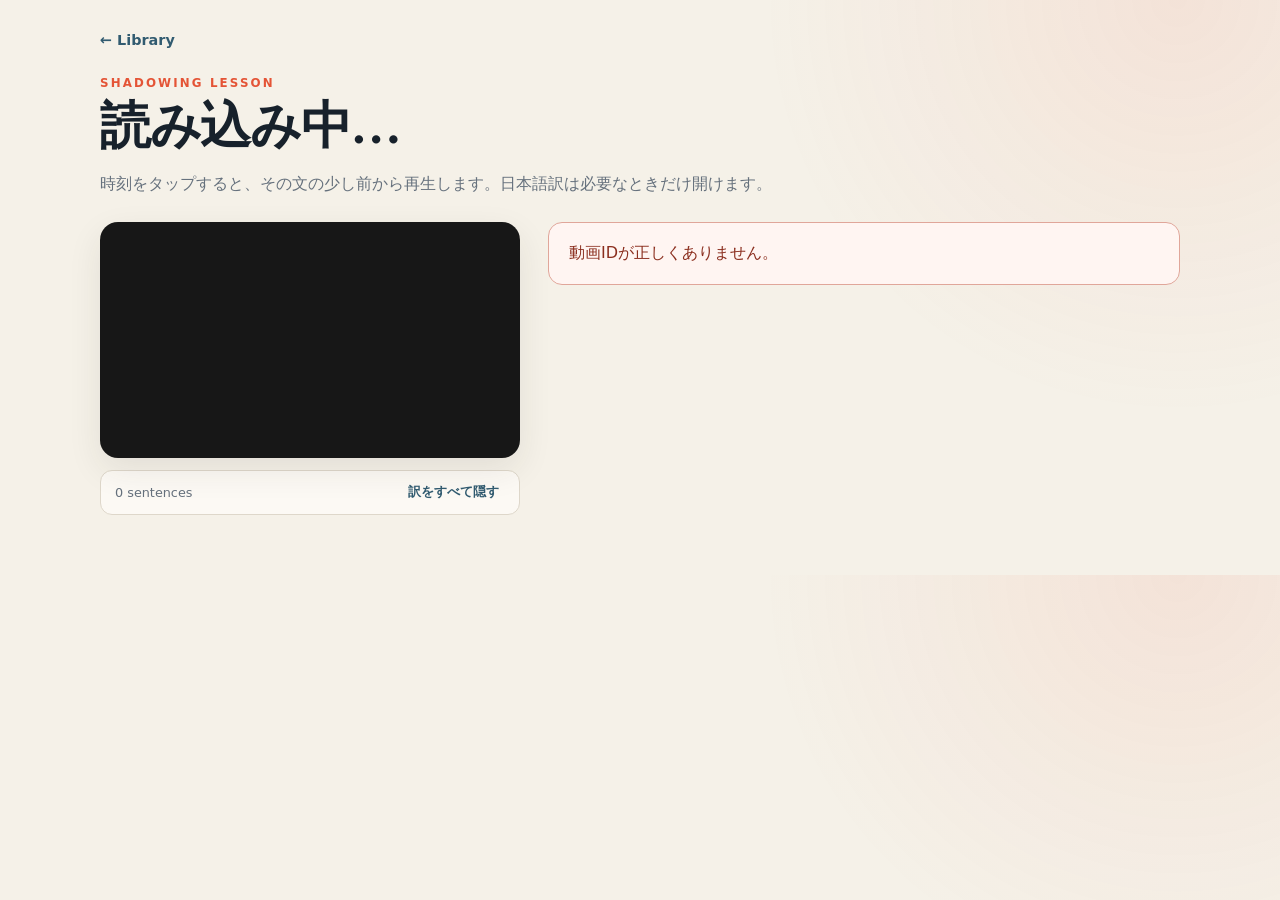
<file: video.html>
<!doctype html>
<html lang="ja">
<head>
  <meta charset="utf-8">
  <meta name="viewport" content="width=device-width, initial-scale=1">
  <title>Shadowing</title>
  <link rel="stylesheet" href="./assets/style.css">
  <link rel="stylesheet" href="./assets/video.css">
</head>
<body>
  <header class="lesson-header wrap">
    <a class="back-link" href="./">← Library</a>
    <p class="eyebrow">SHADOWING LESSON</p>
    <h1 id="title">読み込み中…</h1>
    <p class="lead">時刻をタップすると、その文の少し前から再生します。日本語訳は必要なときだけ開けます。</p>
  </header>
  <main class="lesson-layout wrap">
    <aside class="player-column">
      <div class="video-container"><div id="youtube-player"></div></div>
      <div class="progress-card">
        <span id="sentence-count">0 sentences</span>
        <button id="collapse-all" type="button">訳をすべて隠す</button>
      </div>
    </aside>
    <section id="sentences" class="sentence-list" aria-live="polite"></section>
  </main>
  <script src="https://www.youtube.com/iframe_api"></script>
  <script src="./assets/video.js" defer></script>
</body>
</html>
</file>
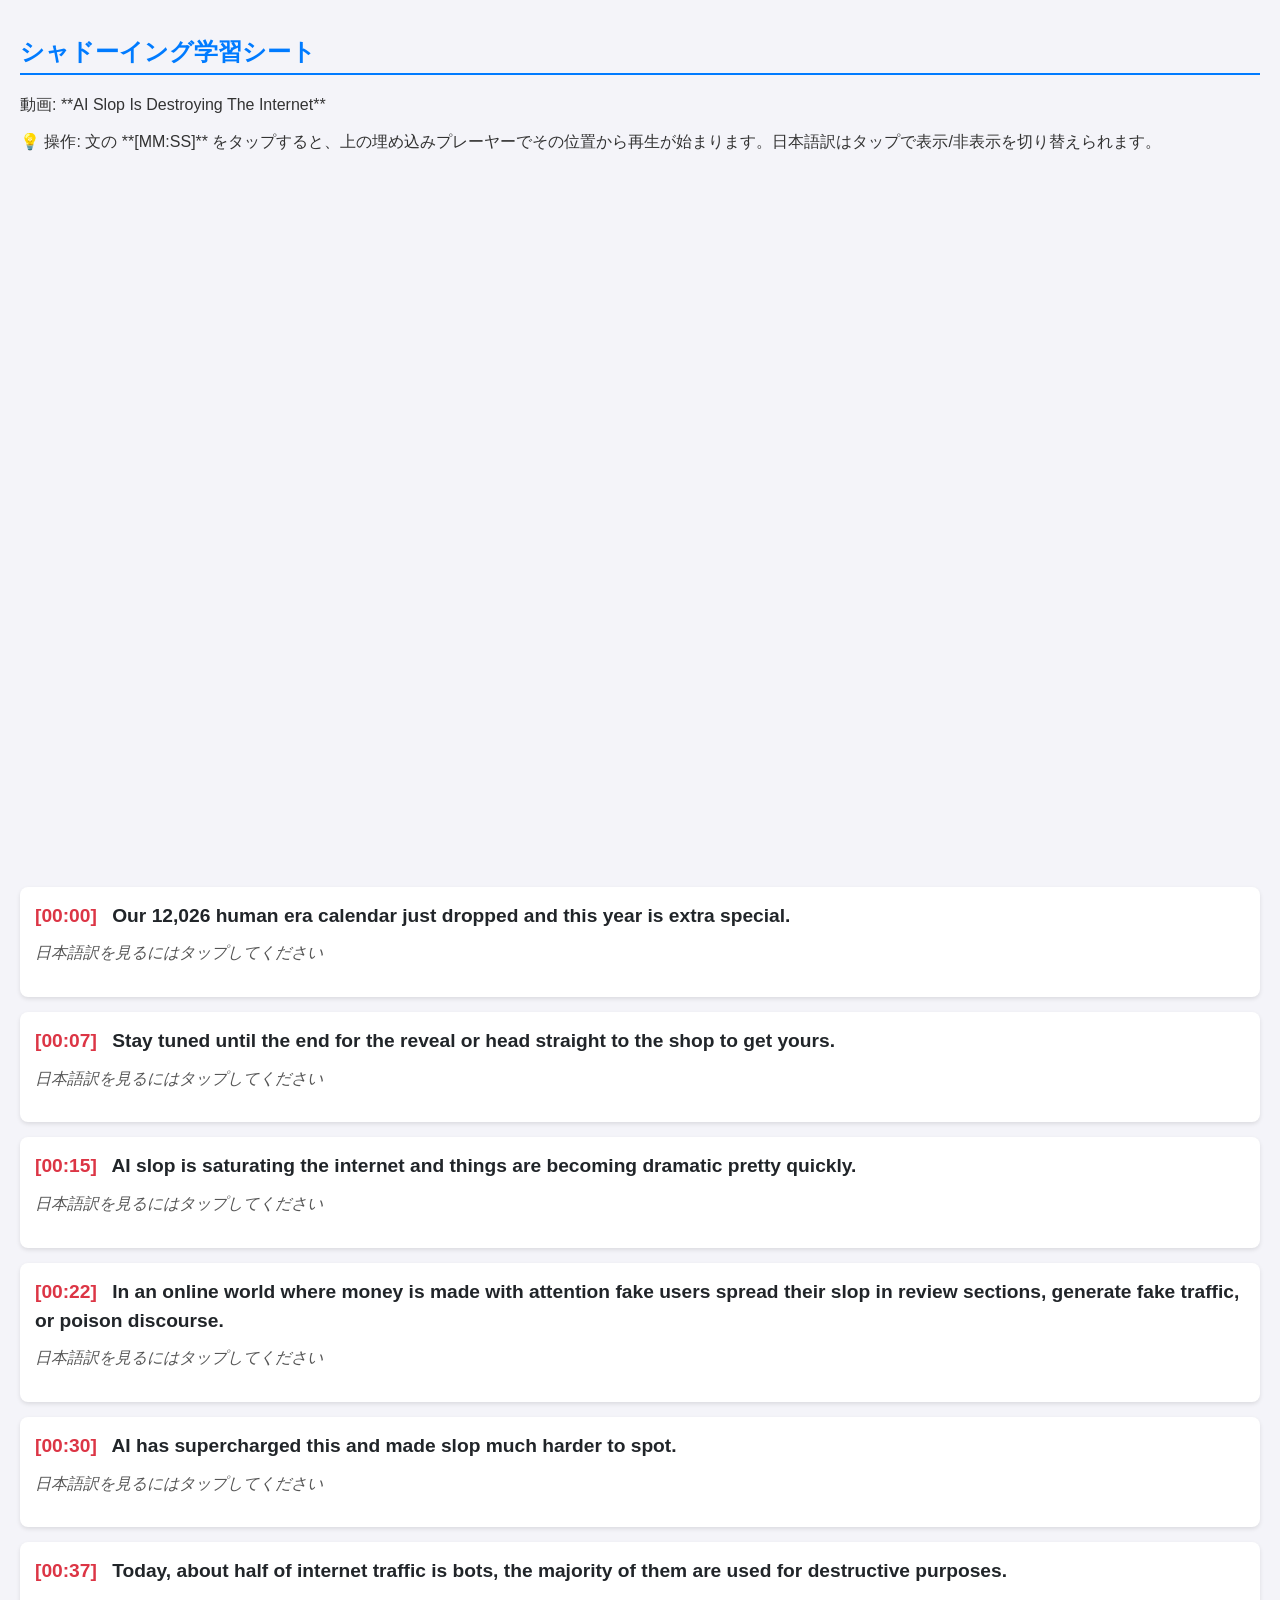
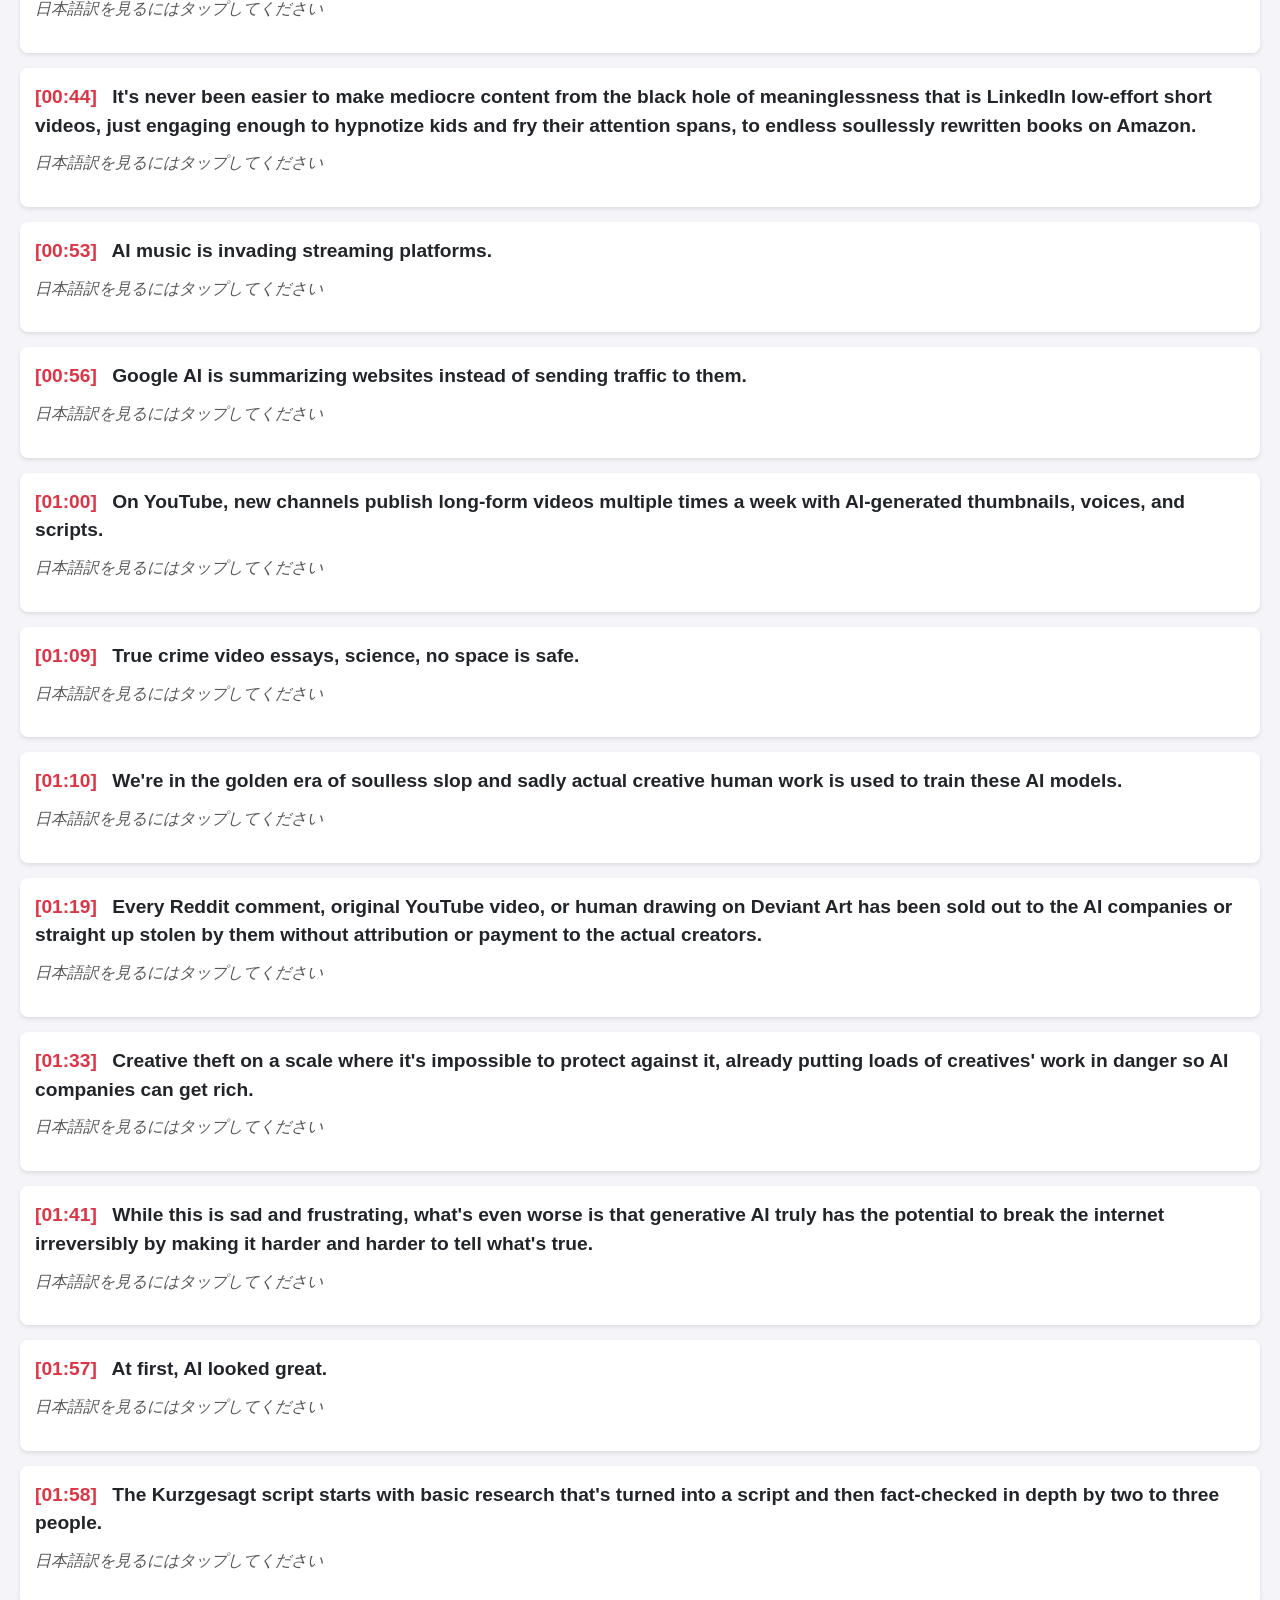
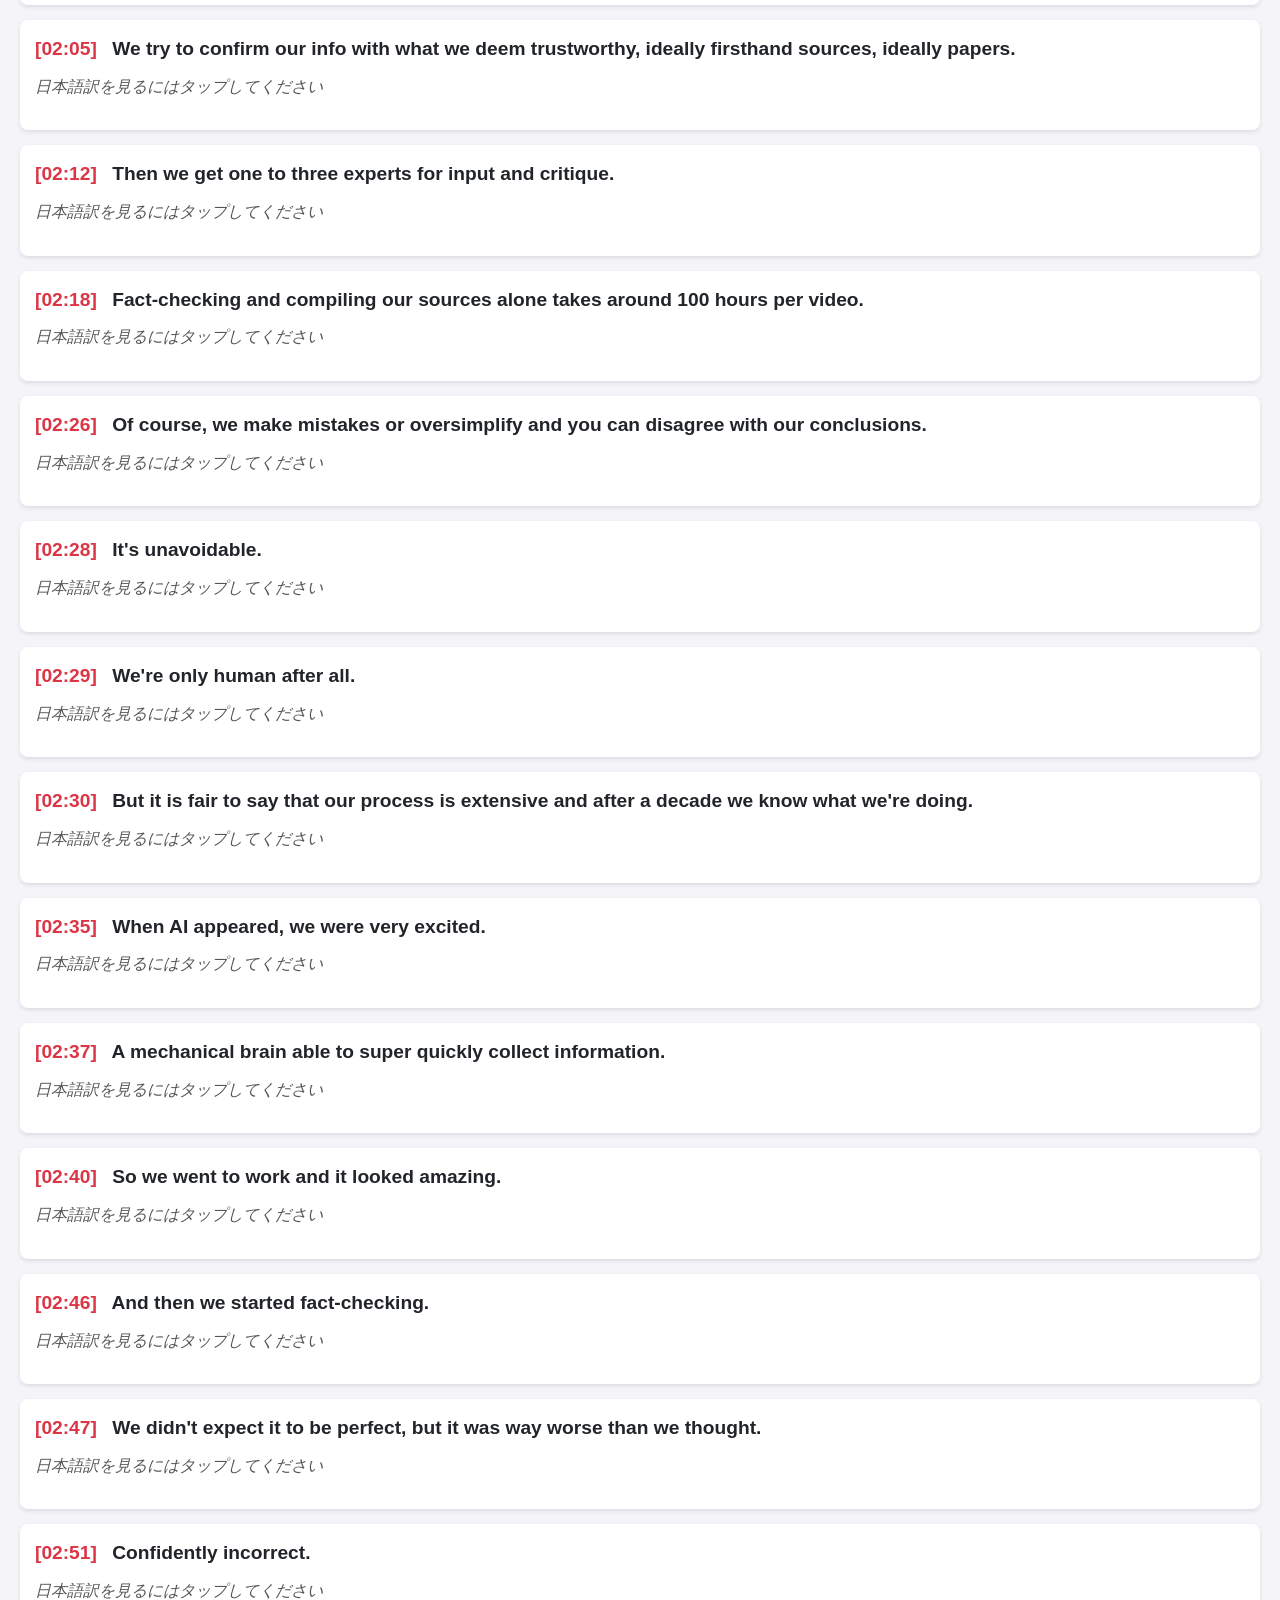
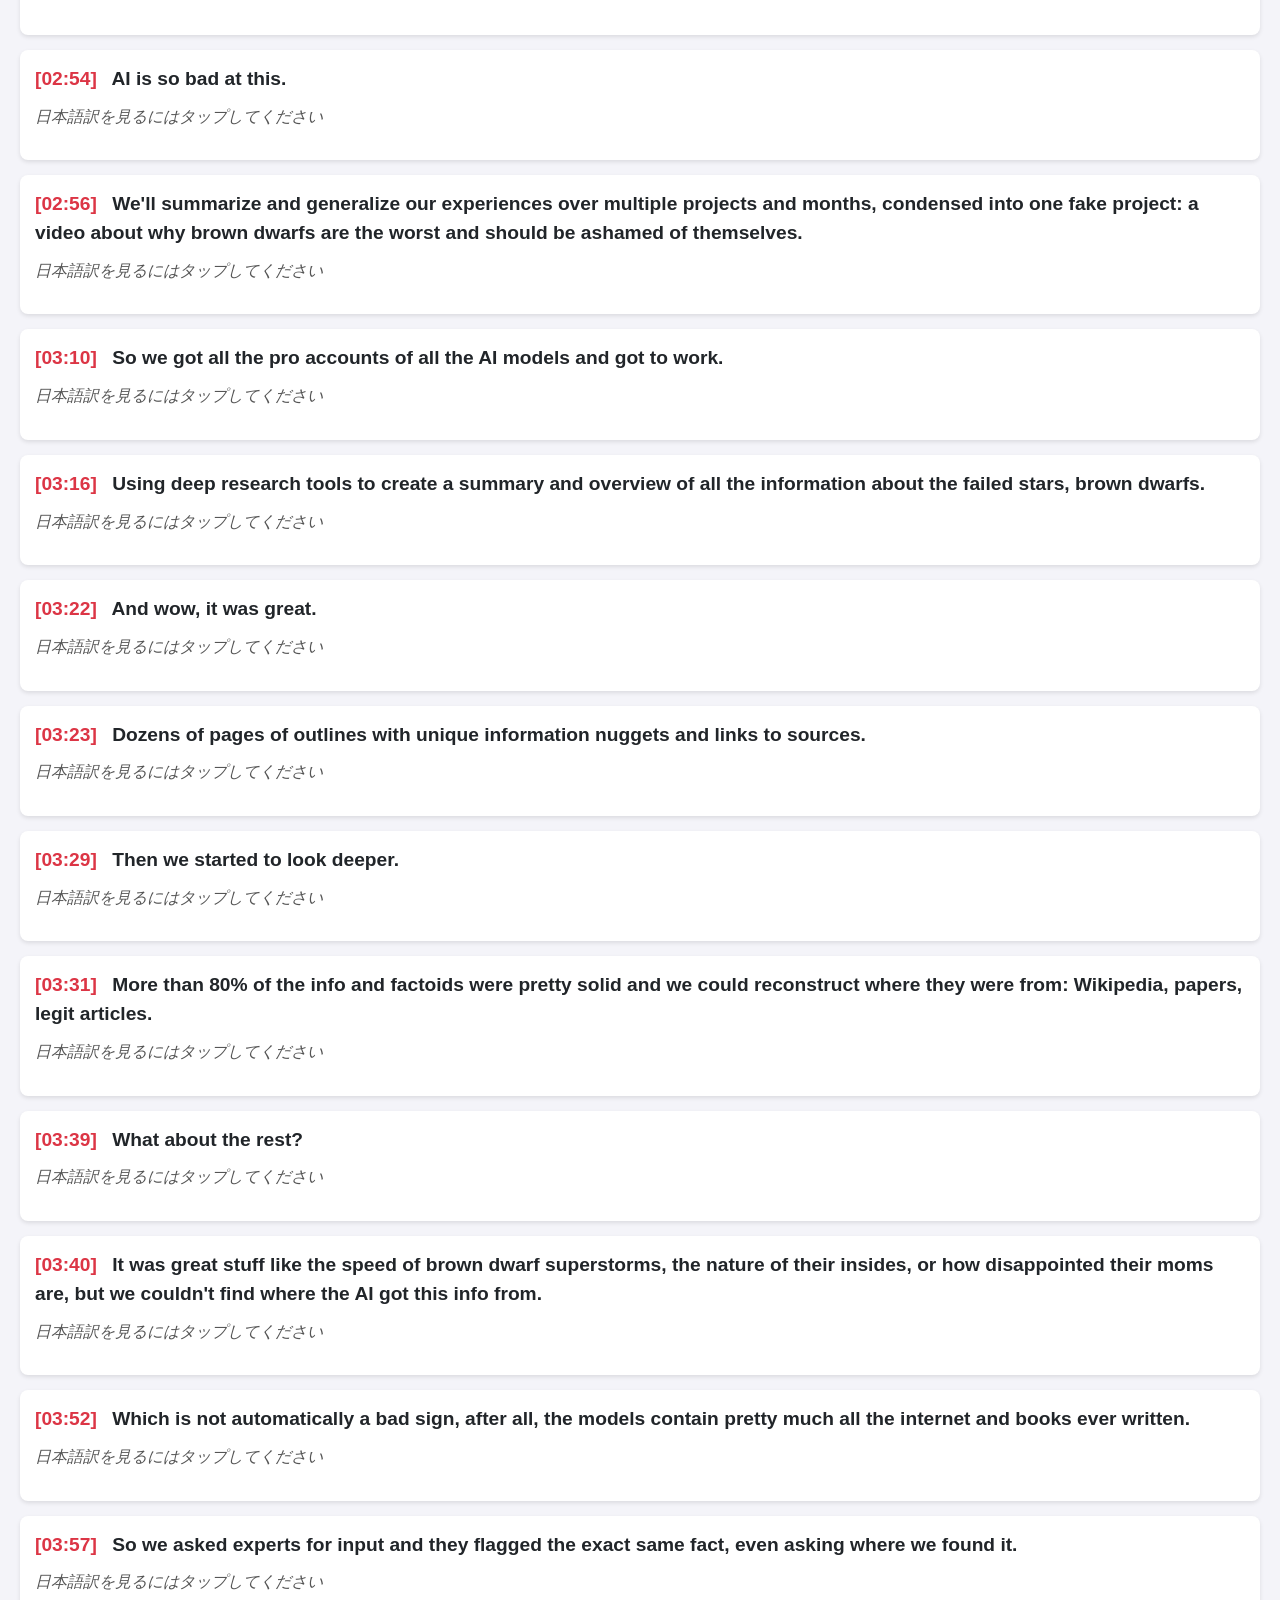
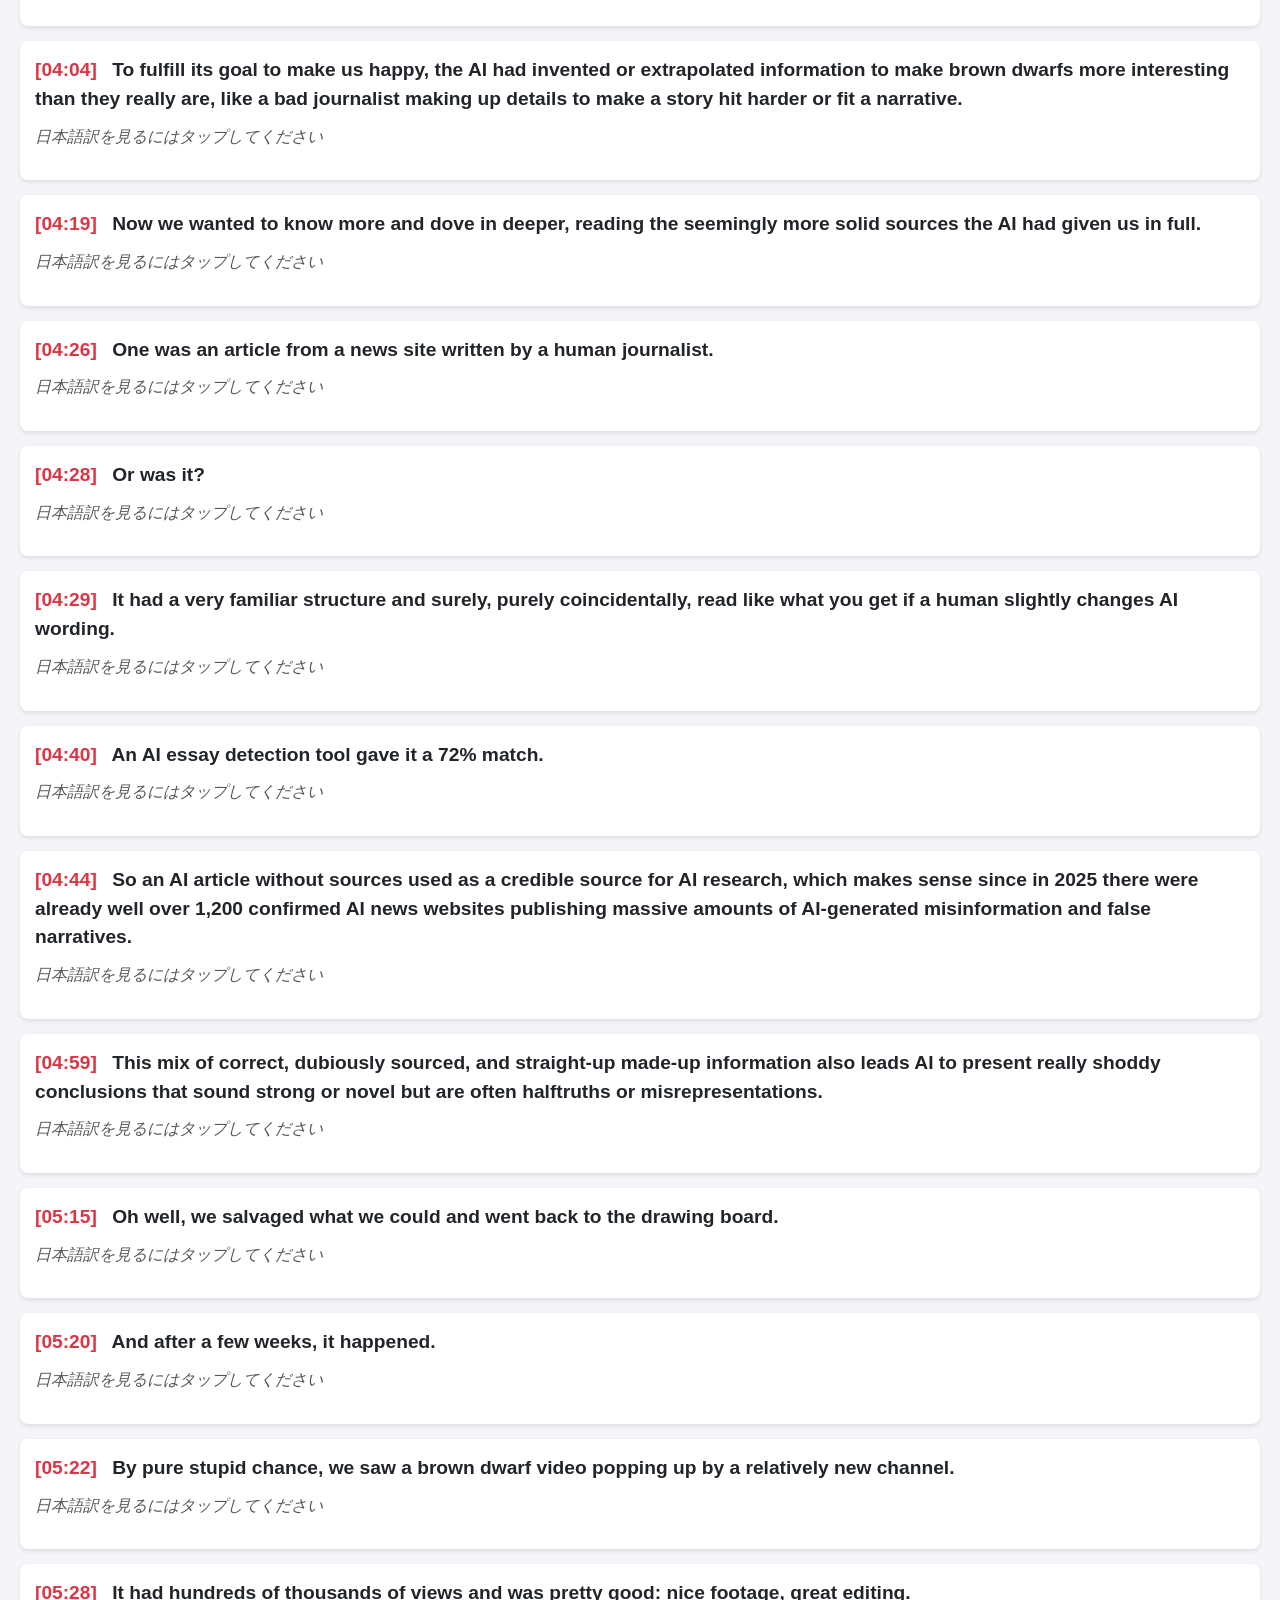
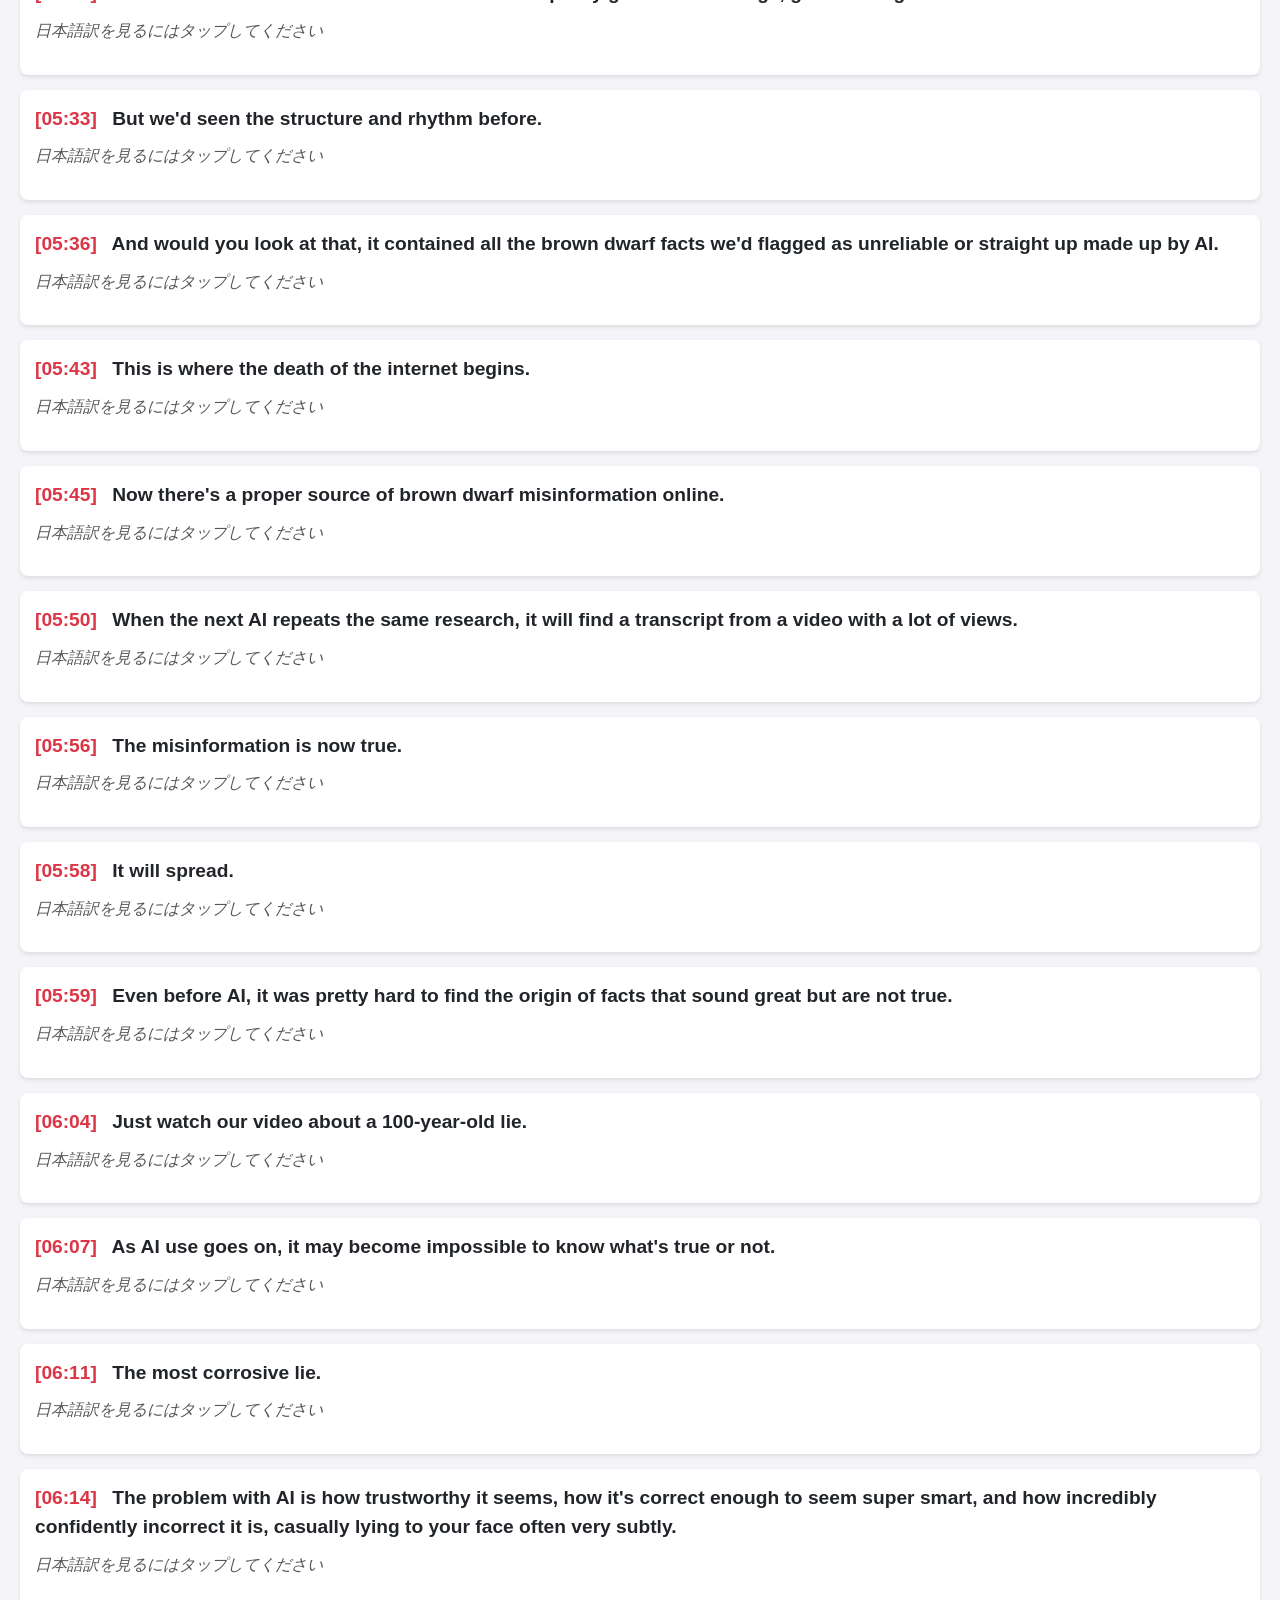
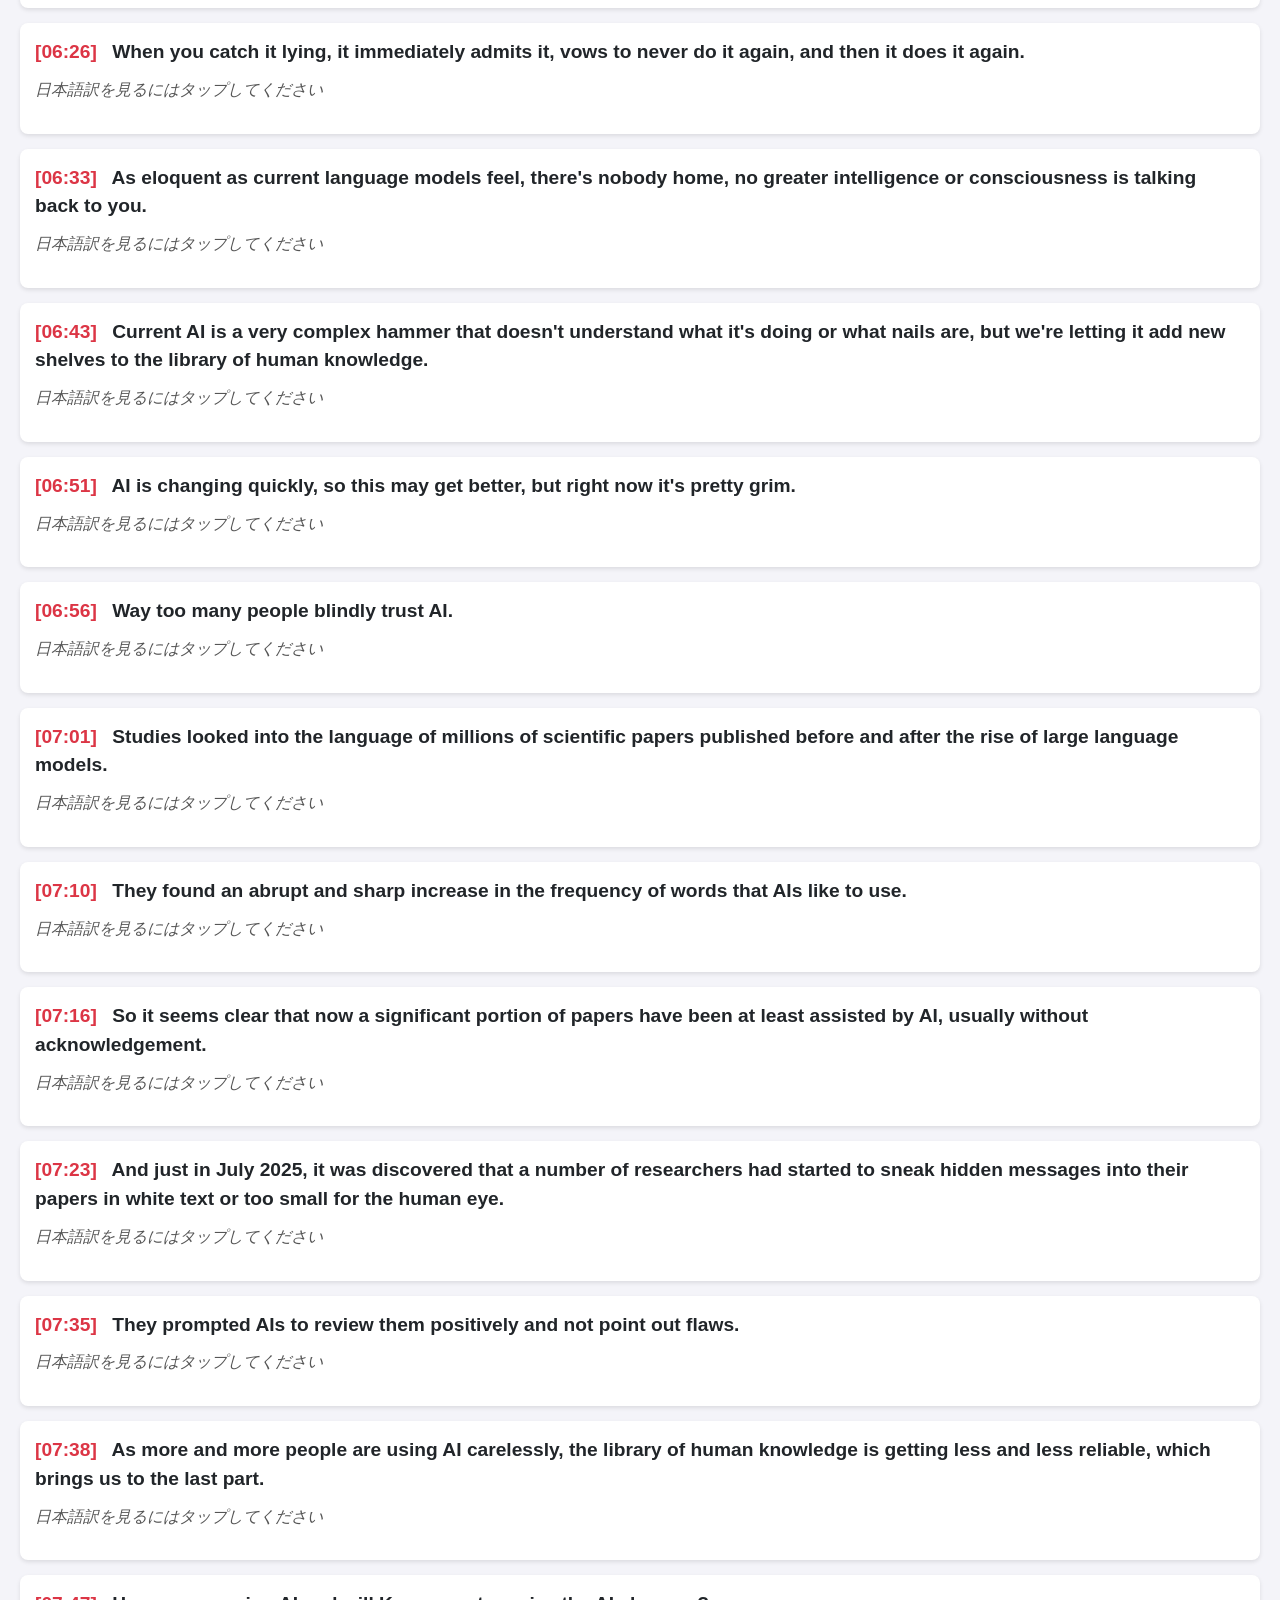
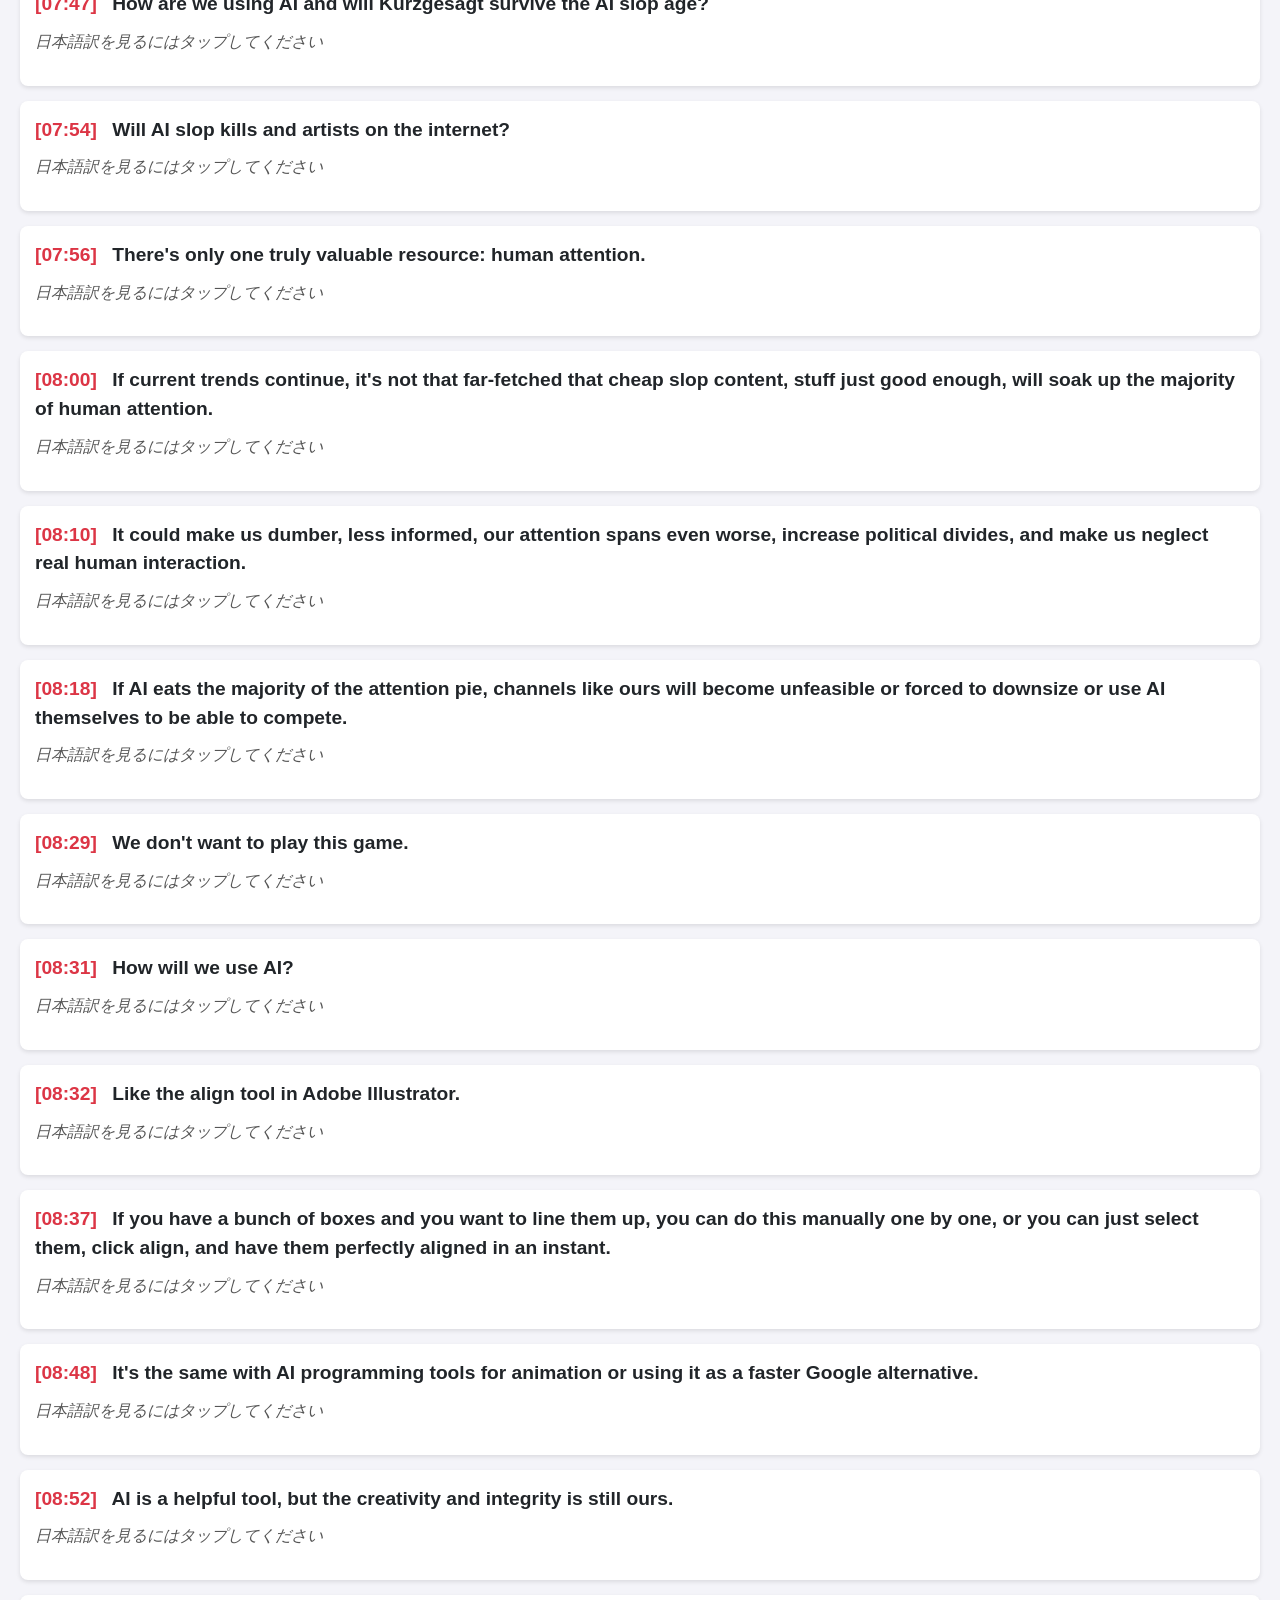
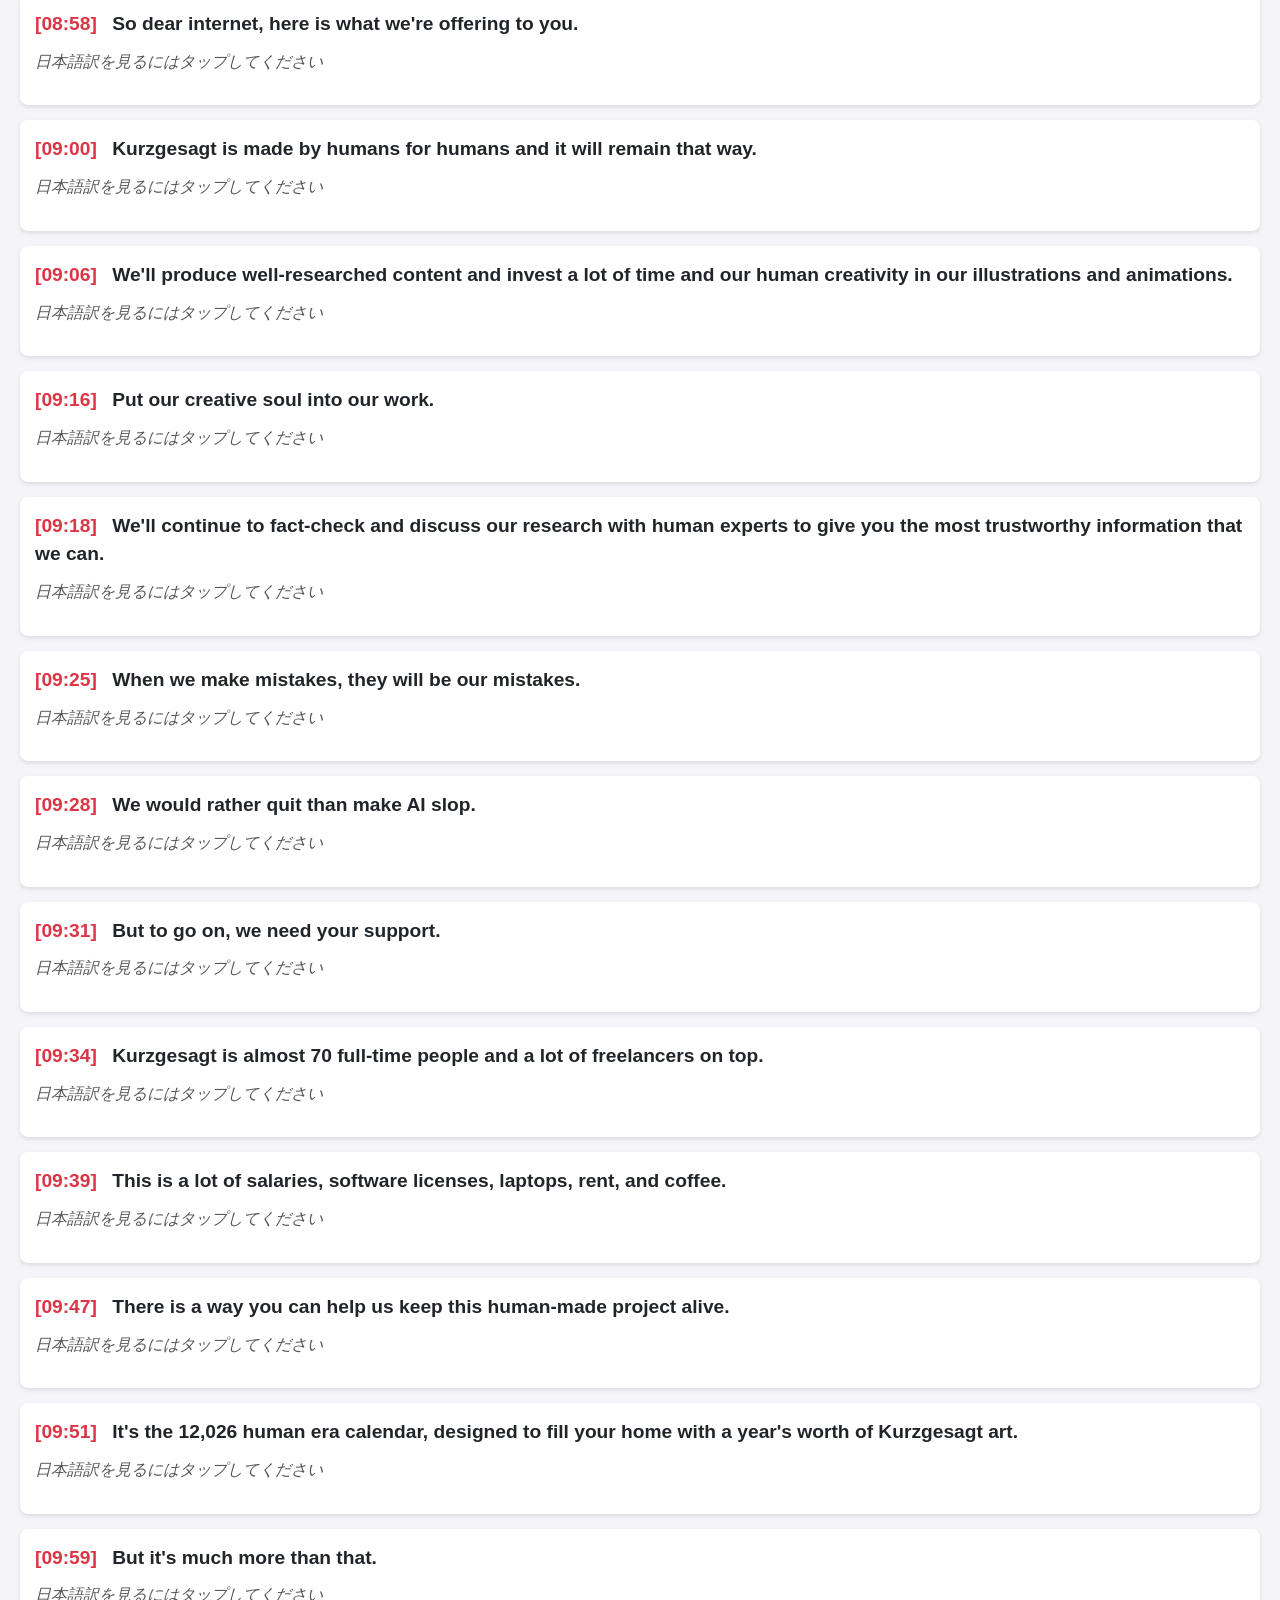
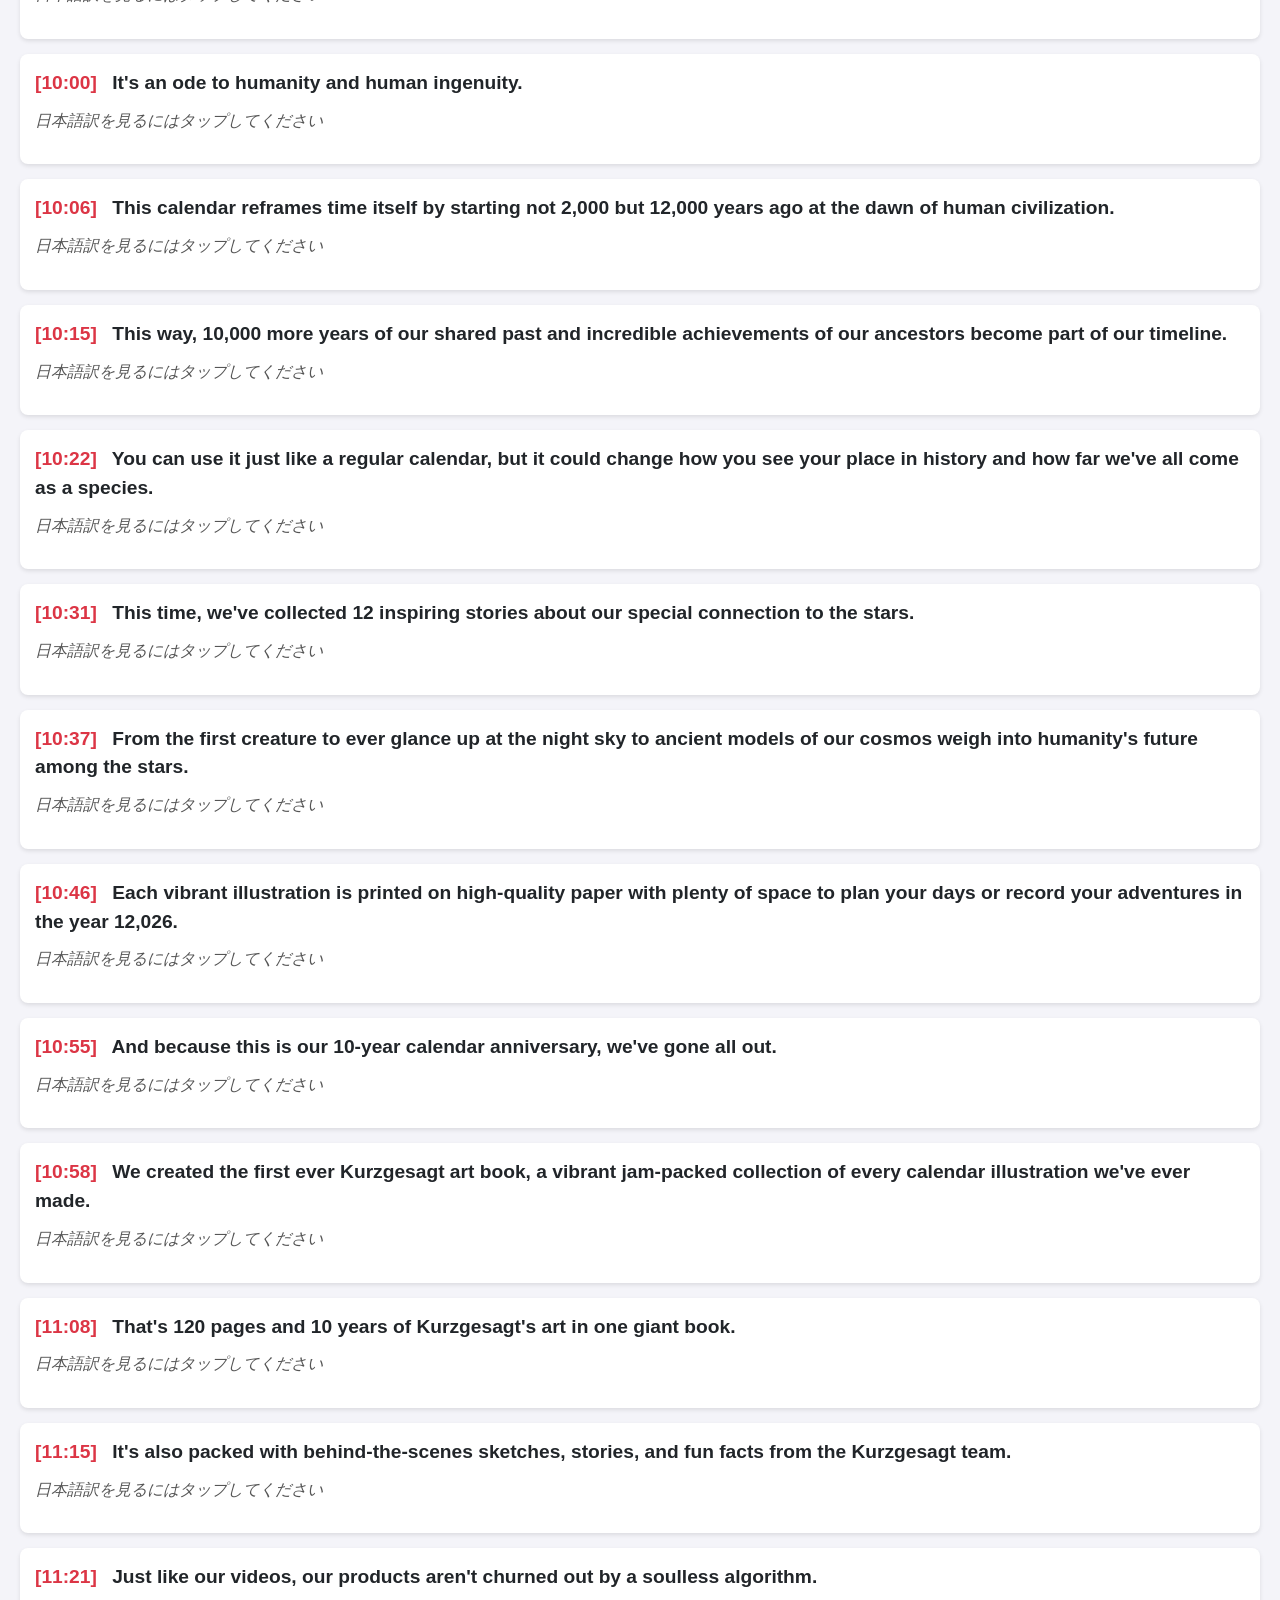
<file: videos/shadowing_AI Slop Is Destroying The Internet.html>
<!DOCTYPE html>
<html lang="ja">
<head>
    <meta charset="UTF-8">
    <meta name="viewport" content="width=device-width, initial-scale=1.0">
    <title>シャドーイング学習シート - AI Slop Is Destroying The Internet</title>
    <style>
        body {
            font-family: 'Helvetica Neue', Arial, sans-serif;
            background-color: #f4f4f9;
            color: #333;
            margin: 0;
            padding: 20px;
        }
        h1 {
            color: #007bff;
            font-size: 1.5em;
            border-bottom: 2px solid #007bff;
            padding-bottom: 5px;
            margin-bottom: 20px;
        }
        /* YouTubeプレーヤーのコンテナスタイル */
        .video-container {
            position: relative;
            width: 100%;
            /* 16:9のアスペクト比を維持するためのPadding */
            padding-bottom: 56.25%;
            height: 0;
            margin-bottom: 20px;
        }
        .video-container iframe {
            position: absolute;
            top: 0;
            left: 0;
            width: 100%;
            height: 100%;
            border: none;
        }
        .sentence-block {
            background-color: #fff;
            padding: 15px;
            margin-bottom: 15px;
            border-radius: 8px;
            box-shadow: 0 2px 4px rgba(0, 0, 0, 0.1);
        }
        .english-sentence {
            font-size: 1.2em;
            font-weight: bold;
            line-height: 1.5;
            margin-top: 0;
            margin-bottom: 5px;
            color: #212529;
        }
        .timestamp {
            color: #dc3545; /* 再生ボタンであることを強調 */
            text-decoration: none;
            margin-right: 10px;
            font-weight: 700;
            cursor: pointer;
        }
        .timestamp:hover {
            text-decoration: underline;
        }
        .japanese-container {
            font-size: 1em;
            color: #555;
            line-height: 1.6;
            cursor: pointer;
            padding-top: 5px;
        }
        .translation {
            margin-top: 0;
            font-style: italic;
        }
        .vocab-list {
            display: block;
            margin-top: 5px;
            padding: 8px;
            background-color: #e9ecef;
            border-left: 4px solid #007bff;
            font-size: 0.9em;
            color: #333;
        }
        .hidden {
            display: none;
        }
    </style>
    
    <script>
        // YouTube APIの読み込み
        let player;
        function onYouTubeIframeAPIReady() {
            player = new YT.Player('youtube-player', {
                events: {
                    'onReady': onPlayerReady
                }
            });
        }
        
        function onPlayerReady(event) {
            console.log("YouTube Player is Ready!");
        }

        // タイムスタンプの秒数に変換 (HH:MM:SS形式にも対応)
        function getSeconds(timeStr) {
            const parts = timeStr.replace(/[\[\]]/g, '').split(':').map(Number);
            let seconds = 0;
            if (parts.length === 3) { // HH:MM:SS
                seconds = parts[0] * 3600 + parts[1] * 60 + parts[2];
            } else if (parts.length === 2) { // MM:SS
                seconds = parts[0] * 60 + parts[1];
            }
            return seconds;
        }

        // 埋め込みプレーヤーの再生操作
        window.playAtTime = function(timeStr) {
            if (player && player.seekTo) {
                const seconds = getSeconds(timeStr);
                player.seekTo(seconds, true);
                player.playVideo();
            } else {
                alert("YouTubeプレーヤーが読み込まれていません。少し待ってからお試しください。");
            }
        };

        // 日本語訳の表示/非表示を切り替える関数
        window.toggleTranslation = function(element) {
            const translation = element.querySelector('.translation-content');
            translation.classList.toggle('hidden');
            
            // タップ時のテキストを切り替え
            const currentText = element.querySelector('.translation');
            if (translation.classList.contains('hidden')) {
                currentText.textContent = '日本語訳を見るにはタップしてください';
            } else {
                currentText.textContent = '日本語訳を隠すにはタップしてください';
            }
        };
        
        // 動画データ (タイムスタンプ：ミリ秒切り捨て & 1秒バッファ適用済み)
        const data = [
            { time: '[00:00]', en: 'Our 12,026 human era calendar just dropped and this year is extra special.', jp: '私たちの紀元12,026年のカレンダーが発売されました。そして、今年は特別です。', vocab: 'human era (紀元), extra special (特に特別な), calendar (カレンダー)' },
            { time: '[00:07]', en: 'Stay tuned until the end for the reveal or head straight to the shop to get yours.', jp: '発表の最後までご期待ください、またはショップに直行して手に入れてください。', vocab: 'stay tuned (チャンネルを変えないで待つ), reveal (発表、公開), head straight to (〜に直行する)' },
            { time: '[00:15]', en: 'AI slop is saturating the internet and things are becoming dramatic pretty quickly.', jp: 'AIのスロップ（質の低いコンテンツ）がインターネットを飽和させており、事態は非常に急速に劇的になっています。', vocab: 'slop (質の低いコンテンツ), saturating (飽和させている), dramatic (劇的な)' },
            { time: '[00:22]', en: 'In an online world where money is made with attention fake users spread their slop in review sections, generate fake traffic, or poison discourse.', jp: '注意（注目）でお金が作られるオンラインの世界では、偽のユーザーがレビュー欄に彼らのスロップを広めたり、偽のトラフィックを生成したり、議論を毒したりします。', vocab: 'attention (注目、関心), generate (生成する), poison (毒する), discourse (議論)' },
            { time: '[00:30]', en: 'AI has supercharged this and made slop much harder to spot.', jp: 'AIはこれを大幅に加速させ、スロップを見つけにくくしています。', vocab: 'supercharged (急激に加速させた), spot (見つける、発見する)' },
            { time: '[00:37]', en: 'Today, about half of internet traffic is bots, the majority of them are used for destructive purposes.', jp: '今日、インターネットトラフィックの約半分はボットであり、その大部分は破壊的な目的で使用されています。', vocab: 'traffic (交通、ここでは通信量), majority (大部分), destructive (破壊的な), purpose (目的)' },
            { time: '[00:44]', en: "It's never been easier to make mediocre content from the black hole of meaninglessness that is LinkedIn low-effort short videos, just engaging enough to hypnotize kids and fry their attention spans, to endless soullessly rewritten books on Amazon.", jp: 'LinkedInという無意味さのブラックホールから平凡なコンテンツを作ることは、かつてないほど簡単になりました。労力の少ないショート動画は、子供を催眠術にかけるのに十分魅力的であり、彼らの集中力（注意持続時間）を破壊し、Amazonには魂のない、無限に書き直された本があふれています。', vocab: 'mediocre (平凡な), meaninglessness (無意味さ), low-effort (労力の少ない), engaging (魅力的な), hypnotize (催眠術にかける), fry (揚げる、ここでは破壊する), attention span (注意持続時間), soullessly (魂なく)' },
            { time: '[00:53]', en: 'AI music is invading streaming platforms.', jp: 'AI音楽はストリーミングプラットフォームを侵略しています。', vocab: 'invading (侵略している), streaming platforms (ストリーミング配信基盤)' },
            { time: '[00:56]', en: 'Google AI is summarizing websites instead of sending traffic to them.', jp: 'Google AIは、ウェブサイトにトラフィックを送る代わりに、ウェブサイトを要約しています。', vocab: 'summarizing (要約している), instead of (〜の代わりに)' },
            { time: '[01:00]', en: 'On YouTube, new channels publish long-form videos multiple times a week with AI-generated thumbnails, voices, and scripts.', jp: 'YouTubeでは、新しいチャンネルがAI生成されたサムネイル、声、スクリプトを使って、週に複数回長尺の動画を公開しています。', vocab: 'long-form videos (長尺動画), multiple times (複数回), generated (生成された), thumbnails (サムネイル)' },
            { time: '[01:09]', en: "True crime video essays, science, no space is safe.", jp: '真の犯罪に関するビデオエッセイ、科学、安全な領域は一つもありません。', vocab: 'true crime (実録犯罪), video essays (ビデオエッセイ)' },
            { time: '[01:10]', en: "We're in the golden era of soulless slop and sadly actual creative human work is used to train these AI models.", jp: '私たちは魂のないスロップの黄金時代にいます。そして悲しいことに、実際の創造的な人間の作品が、これらのAIモデルを訓練するために使用されています。', vocab: 'golden era (黄金時代), soulless (魂のない), creative (創造的な), models (モデル)' },
            { time: '[01:19]', en: "Every Reddit comment, original YouTube video, or human drawing on Deviant Art has been sold out to the AI companies or straight up stolen by them without attribution or payment to the actual creators.", jp: 'Redditのコメント、オリジナルのYouTube動画、Deviant Artの人間によるすべての絵は、AI企業に売り渡されたか、実際のクリエイターへの帰属表示や支払いがなく、彼らによって完全に盗まれました。', vocab: 'original (オリジナルの), Deviant Art (オンラインアートコミュニティ), sold out (売り渡された), straight up (完全に), stolen (盗まれた), attribution (帰属表示), payment (支払い)' },
            { time: '[01:33]', en: "Creative theft on a scale where it's impossible to protect against it, already putting loads of creatives' work in danger so AI companies can get rich.", jp: 'それに対して防御することが不可能な規模での創造的な盗用は、すでに多くのクリエイターの作品を危険にさらしており、AI企業が金持ちになるためです。', vocab: 'theft (盗用、盗難), scale (規模), impossible (不可能な), protect against (〜から守る), loads of (多くの)' },
            { time: '[01:41]', en: "While this is sad and frustrating, what's even worse is that generative AI truly has the potential to break the internet irreversibly by making it harder and harder to tell what's true.", jp: 'これは悲しく、イライラすることですが、さらに悪いことに、生成AIは、何が真実かを判断することをますます困難にすることで、インターネットを不可逆的に壊す可能性を真に持っています。', vocab: 'frustrating (イライラさせる), generative AI (生成AI), potential (可能性), break (壊す), irreversibly (不可逆的に)' },
            { time: '[01:57]', en: 'At first, AI looked great.', jp: '当初、AIは素晴らしく見えました。', vocab: 'at first (最初は)' },
            { time: '[01:58]', en: "The Kurzgesagt script starts with basic research that's turned into a script and then fact-checked in depth by two to three people.", jp: 'Kurzgesagtのスクリプトは、基本的なリサーチから始まり、それがスクリプトに変わり、その後、2、3人によって詳細に事実確認されます。', vocab: 'script (台本), basic research (基礎研究), fact-checked (事実確認された), in depth (詳細に)' },
            { time: '[02:05]', en: "We try to confirm our info with what we deem trustworthy, ideally firsthand sources, ideally papers.", jp: '私たちは、信頼できると見なすもの、理想的には直接の情報源、理想的には論文で情報を確認しようとします。', vocab: 'confirm (確認する), deem (〜と見なす), trustworthy (信頼できる), ideally (理想的には), firsthand sources (直接の情報源)' },
            { time: '[02:12]', en: 'Then we get one to three experts for input and critique.', jp: 'それから、私たちは意見や批評のために1人から3人の専門家を招きます。', vocab: 'experts (専門家), input (意見), critique (批評)' },
            { time: '[02:18]', en: 'Fact-checking and compiling our sources alone takes around 100 hours per video.', jp: '事実確認と情報源の編集だけで、1本の動画あたり約100時間かかります。', vocab: 'compiling (編集すること), sources (情報源), alone (〜だけで)' },
            { time: '[02:26]', en: "Of course, we make mistakes or oversimplify and you can disagree with our conclusions.", jp: 'もちろん、私たちは間違いを犯したり、単純化しすぎたりすることがあり、皆さんは私たちの結論に同意しないこともあるでしょう。', vocab: 'oversimplify (単純化しすぎる), disagree (同意しない), conclusions (結論)' },
            { time: '[02:28]', en: "It's unavoidable.", jp: 'それは避けられません。', vocab: 'unavoidable (避けられない)' },
            { time: '[02:29]', en: "We're only human after all.", jp: '結局のところ、私たちは人間です。', vocab: 'after all (結局のところ)' },
            { time: '[02:30]', en: 'But it is fair to say that our process is extensive and after a decade we know what we\'re doing.', jp: 'しかし、私たちのプロセスが広範囲にわたるものであり、10年を経て、私たちは自分たちが何をしているのかを知っていると言っても過言ではありません。', vocab: 'fair to say (〜と言っても過言ではない), extensive (広範囲にわたる), decade (10年)' },
            { time: '[02:35]', en: 'When AI appeared, we were very excited.', jp: 'AIが登場したとき、私たちは非常に興奮しました。', vocab: 'appeared (現れた), excited (興奮した)' },
            { time: '[02:37]', en: 'A mechanical brain able to super quickly collect information.', jp: '超高速で情報を収集できる機械の脳です。', vocab: 'mechanical brain (機械の脳), collect (収集する)' },
            { time: '[02:40]', en: 'So we went to work and it looked amazing.', jp: 'それで私たちは作業に取り掛かり、それは驚くべきものに見えました。', vocab: 'went to work (作業に取り掛かった)' },
            { time: '[02:46]', en: 'And then we started fact-checking.', jp: 'そして、私たちは事実確認を始めました。', vocab: 'started (始めた)' },
            { time: '[02:47]', en: "We didn't expect it to be perfect, but it was way worse than we thought.", jp: '完璧であるとは期待していませんでしたが、私たちが思っていたよりもずっとひどいものでした。', vocab: 'expect (期待する), perfect (完璧な), way worse (はるかにひどい)' },
            { time: '[02:51]', en: 'Confidently incorrect.', jp: '自信満々に間違っているのです。', vocab: 'confidently (自信満々に), incorrect (間違った)' },
            { time: '[02:54]', en: 'AI is so bad at this.', jp: 'AIはこれがとても苦手です。', vocab: 'bad at (〜が苦手だ)' },
            { time: '[02:56]', en: "We'll summarize and generalize our experiences over multiple projects and months, condensed into one fake project: a video about why brown dwarfs are the worst and should be ashamed of themselves.", jp: '私たちは、複数のプロジェクトと数ヶ月にわたる経験を要約し一般化し、それを一つの架空のプロジェクト、つまり、なぜ褐色矮星が最悪で、自らを恥じるべきなのかについての動画に凝縮しました。', vocab: 'summarize (要約する), generalize (一般化する), multiple (複数の), condensed (凝縮された), fake project (架空のプロジェクト), brown dwarfs (褐色矮星), ashamed of (〜を恥じる)' },
            { time: '[03:10]', en: 'So we got all the pro accounts of all the AI models and got to work.', jp: 'それで、私たちはすべてのAIモデルのプロアカウントを取得し、作業に取り掛かりました。', vocab: 'pro accounts (プロアカウント), got to work (作業に取り掛かった)' },
            { time: '[03:16]', en: 'Using deep research tools to create a summary and overview of all the information about the failed stars, brown dwarfs.', jp: '深層リサーチツールを使用して、失敗した星、褐色矮星に関するすべての情報の要約と概要を作成しました。', vocab: 'deep research tools (深層リサーチツール), overview (概要), failed stars (失敗した星)' },
            { time: '[03:22]', en: 'And wow, it was great.', jp: 'そして、わあ、それは素晴らしかったです。', vocab: '' },
            { time: '[03:23]', en: 'Dozens of pages of outlines with unique information nuggets and links to sources.', jp: '独自の情報の断片（ナゲット）と情報源へのリンクが記載された何十ページものアウトラインです。', vocab: 'dozens of (何十もの), outlines (アウトライン), unique (独自の), information nuggets (情報の断片)' },
            { time: '[03:29]', en: 'Then we started to look deeper.', jp: 'それから、私たちはより深く調べ始めました。', vocab: 'look deeper (より深く調べる)' },
            { time: '[03:31]', en: 'More than 80% of the info and factoids were pretty solid and we could reconstruct where they were from: Wikipedia, papers, legit articles.', jp: '情報と事象の80%以上はかなり確かなもので、私たちはそれらがどこから来たのかを再構築できました。Wikipedia、論文、正当な記事です。', vocab: 'factoids (事象), solid (確かな), reconstruct (再構築する), legit (正当な、合法的な)' },
            { time: '[03:39]', en: "What about the rest?", jp: '残りはどうでしょうか？', vocab: '' },
            { time: '[03:40]', en: "It was great stuff like the speed of brown dwarf superstorms, the nature of their insides, or how disappointed their moms are, but we couldn't find where the AI got this info from.", jp: 'それは、褐色矮星の超巨大嵐の速度、その内部の性質、または彼らの母親がどれほどがっかりしているかのような素晴らしいものでしたが、AIがどこからこの情報を得たのかを見つけることができませんでした。', vocab: 'supertorms (超巨大嵐), nature (性質), disappointed (がっかりしている)' },
            { time: '[03:52]', en: 'Which is not automatically a bad sign, after all, the models contain pretty much all the internet and books ever written.', jp: 'それは自動的に悪い兆候ではありません。結局のところ、モデルはこれまで書かれたインターネットと本のほぼすべてを含んでいるからです。', vocab: 'automatically (自動的に), bad sign (悪い兆候), contain (含む)' },
            { time: '[03:57]', en: 'So we asked experts for input and they flagged the exact same fact, even asking where we found it.', jp: 'それで、私たちは専門家に意見を求めましたが、彼らは全く同じ事実にフラグを立て、私たちがどこで見つけたのか尋ねてきました。', vocab: 'flagged (フラグを立てた、ここでは疑問視した), exact same (全く同じ)' },
            { time: '[04:04]', en: "To fulfill its goal to make us happy, the AI had invented or extrapolated information to make brown dwarfs more interesting than they really are, like a bad journalist making up details to make a story hit harder or fit a narrative.", jp: '私たちを喜ばせるという目標を達成するために、AIは褐色矮星を実際よりも面白くするために情報を捏造したり、外挿したりしていました。それは、悪いジャーナリストが記事をより印象的にするため、または物語に合わせるために詳細を作り上げるようなものです。', vocab: 'fulfill (達成する), invented (捏造した), extrapolated (外挿した), interesting (面白い), making up (でっち上げる), hit harder (より印象的になる), fit a narrative (物語に合う)' },
            { time: '[04:19]', en: "Now we wanted to know more and dove in deeper, reading the seemingly more solid sources the AI had given us in full.", jp: 'さて、私たちはもっと知りたくなり、より深く飛び込み、AIが提供した、一見するとより確かな情報源をすべて読みました。', vocab: 'dove in deeper (より深く飛び込んだ), seemingly (一見すると), solid sources (確かな情報源), in full (すべて)' },
            { time: '[04:26]', en: 'One was an article from a news site written by a human journalist.', jp: '一つは、人間のジャーナリストによって書かれたニュースサイトの記事でした。', vocab: 'article (記事), journalist (ジャーナリスト)' },
            { time: '[04:28]', en: 'Or was it?', jp: 'それともそうではなかったのでしょうか？', vocab: '' },
            { time: '[04:29]', en: "It had a very familiar structure and surely, purely coincidentally, read like what you get if a human slightly changes AI wording.", jp: 'それは非常に馴染みのある構造を持っており、そして確かに、全くの偶然で、人間がAIの文言をわずかに変更した場合に得られるもののように読めました。', vocab: 'familiar (馴染みのある), purely coincidentally (全くの偶然で), slightly (わずかに), wording (文言)' },
            { time: '[04:40]', en: 'An AI essay detection tool gave it a 72% match.', jp: 'AIエッセイ検出ツールは、それに72%の一致率を与えました。', vocab: 'essay (エッセイ), detection tool (検出ツール), match (一致)' },
            { time: '[04:44]', en: "So an AI article without sources used as a credible source for AI research, which makes sense since in 2025 there were already well over 1,200 confirmed AI news websites publishing massive amounts of AI-generated misinformation and false narratives.", jp: 'つまり、情報源のないAI記事が、AI研究のための信頼できる情報源として使用されたということです。これは、2025年にはすでに1,200を超える確認されたAIニュースウェブサイトが、大量のAI生成された誤報と虚偽の物語を公開していたことを考えると、理にかなっています。', vocab: 'credible source (信頼できる情報源), well over (〜をはるかに超える), confirmed (確認された), massive amounts of (大量の), misinformation (誤報), false narratives (虚偽の物語)' },
            { time: '[04:59]', en: "This mix of correct, dubiously sourced, and straight-up made-up information also leads AI to present really shoddy conclusions that sound strong or novel but are often halftruths or misrepresentations.", jp: 'この、正しい情報、疑わしい情報源、そして完全に捏造された情報の混ざり合いは、AIに、強く聞こえたり斬新に聞こえたりするが、しばしば半分真実か誤った表現である、本当に質の悪い結論を提示させることにもつながります。', vocab: 'mix of (〜の混合), dubiously sourced (疑わしい情報源の), straight-up made-up (完全に捏造された), shoddy (質の悪い), novel (斬新な), halftruths (半分真実), misrepresentations (誤った表現)' },
            { time: '[05:15]', en: 'Oh well, we salvaged what we could and went back to the drawing board.', jp: 'まあ、できる限り救い出して、振り出しに戻りました。', vocab: 'salvaged (救い出した), went back to the drawing board (振り出しに戻った)' },
            { time: '[05:20]', en: 'And after a few weeks, it happened.', jp: 'そして数週間後、それは起こりました。', vocab: '' },
            { time: '[05:22]', en: 'By pure stupid chance, we saw a brown dwarf video popping up by a relatively new channel.', jp: '全くの愚かな偶然で、私たちは比較的新しいチャンネルがアップロードした褐色矮星の動画を見つけました。', vocab: 'pure chance (全くの偶然で), popping up (ひょっこり現れる), relatively (比較的に)' },
            { time: '[05:28]', en: 'It had hundreds of thousands of views and was pretty good: nice footage, great editing.', jp: 'それは数十万回の再生回数があり、かなり良い出来でした。素敵な映像、素晴らしい編集です。', vocab: 'footage (映像), editing (編集)' },
            { time: '[05:33]', en: "But we'd seen the structure and rhythm before.", jp: 'しかし、私たちは以前にその構造とリズムを見たことがありました。', vocab: 'structure (構造), rhythm (リズム)' },
            { time: '[05:36]', en: 'And would you look at that, it contained all the brown dwarf facts we\'d flagged as unreliable or straight up made up by AI.', jp: 'そして、見てください、それは私たちが信頼できない、あるいはAIによって完全に捏造されたとフラグを立てた褐色矮星の事実をすべて含んでいました。', vocab: 'flagged as (〜としてフラグを立てた), unreliable (信頼できない)' },
            { time: '[05:43]', en: 'This is where the death of the internet begins.', jp: 'ここからインターネットの死が始まります。', vocab: '' },
            { time: '[05:45]', en: 'Now there\'s a proper source of brown dwarf misinformation online.', jp: '今や、オンラインには褐色矮星の誤報の「適切な」情報源が存在します。', vocab: 'proper source (適切な情報源), misinformation (誤報)' },
            { time: '[05:50]', en: 'When the next AI repeats the same research, it will find a transcript from a video with a lot of views.', jp: '次のAIが同じリサーチを繰り返すとき、それは多くの再生回数を持つ動画のトランスクリプトを見つけるでしょう。', vocab: 'repeats (繰り返す)' },
            { time: '[05:56]', en: 'The misinformation is now true.', jp: 'その誤報は今や真実になります。', vocab: '' },
            { time: '[05:58]', en: 'It will spread.', jp: 'それは広がるでしょう。', vocab: 'spread (広がる)' },
            { time: '[05:59]', en: "Even before AI, it was pretty hard to find the origin of facts that sound great but are not true.", jp: 'AIが登場する前でさえ、素晴らしく聞こえるが真実ではない事実の起源を見つけるのはかなり困難でした。', vocab: 'origin (起源)' },
            { time: '[06:04]', en: 'Just watch our video about a 100-year-old lie.', jp: '私たちの100年前の嘘についての動画を見てください。', vocab: '100-year-old lie (100年前の嘘)' },
            { time: '[06:07]', en: 'As AI use goes on, it may become impossible to know what\'s true or not.', jp: 'AIの使用が進むにつれて、何が真実で何がそうでないのかを知ることが不可能になるかもしれません。', vocab: 'goes on (続く)' },
            { time: '[06:11]', en: 'The most corrosive lie.', jp: '最も腐食性の高い嘘です。', vocab: 'corrosive (腐食性の高い)' },
            { time: '[06:14]', en: "The problem with AI is how trustworthy it seems, how it's correct enough to seem super smart, and how incredibly confidently incorrect it is, casually lying to your face often very subtly.", jp: 'AIの問題は、それがどれほど信頼できるように見えるか、超賢く見えるほど十分に正しいこと、そして、それがどれほど信じられないほど自信満々に間違っていて、しばしば非常に巧妙に平然とあなたの顔に嘘をつくことです。', vocab: 'trustworthy (信頼できる), incredibly (信じられないほど), casually (平然と), subtly (巧妙に)' },
            { time: '[06:26]', en: 'When you catch it lying, it immediately admits it, vows to never do it again, and then it does it again.', jp: 'あなたがそれが嘘をついているのを見つけたとき、それはすぐにそれを認め、二度としないと誓い、そしてまたそれをします。', vocab: 'catch (捕まえる), immediately (すぐに), admits (認める), vows (誓う)' },
            { time: '[06:33]', en: "As eloquent as current language models feel, there's nobody home, no greater intelligence or consciousness is talking back to you.", jp: '現在の言語モデルがどれほど雄弁に感じられても、そこには誰もいません。より大きな知性や意識があなたに話しかけているわけではありません。', vocab: 'eloquent (雄弁な), consciousness (意識), talking back to (〜に話しかけている)' },
            { time: '[06:43]', en: "Current AI is a very complex hammer that doesn't understand what it's doing or what nails are, but we're letting it add new shelves to the library of human knowledge.", jp: '現在のAIは、自分が何をしているのか、釘が何であるのかを理解していない非常に複雑なハンマーですが、私たちはそれに人類の知識の図書館に新しい棚を追加させています。', vocab: 'complex (複雑な), hammer (ハンマー), letting it (それをさせている), library of human knowledge (人類の知識の図書館)' },
            { time: '[06:51]', en: 'AI is changing quickly, so this may get better, but right now it\'s pretty grim.', jp: 'AIは急速に変化しているので、これは改善するかもしれませんが、今はかなり厳しい状況です。', vocab: 'quickly (急速に), grim (厳しい、暗い)' },
            { time: '[06:56]', en: 'Way too many people blindly trust AI.', jp: 'あまりにも多くの人がAIを盲目的に信頼しています。', vocab: 'blindly (盲目的に), trust (信頼する)' },
            { time: '[07:01]', en: "Studies looked into the language of millions of scientific papers published before and after the rise of large language models.", jp: '研究は、大規模言語モデルの台頭の前後に発表された何百万もの科学論文の言語を調査しました。', vocab: 'studies (研究), scientific papers (科学論文), published (発表された), rise of (〜の台頭), large language models (大規模言語モデル)' },
            { time: '[07:10]', en: 'They found an abrupt and sharp increase in the frequency of words that AIs like to use.', jp: '彼らは、AIが好んで使用する単語の頻度が、突然かつ急激に増加していることを発見しました。', vocab: 'abrupt (突然の), sharp increase (急激な増加), frequency (頻度)' },
            { time: '[07:16]', en: 'So it seems clear that now a significant portion of papers have been at least assisted by AI, usually without acknowledgement.', jp: 'そのため、現在、論文のかなりの部分が、通常は謝辞なしに、少なくともAIによって支援されていることは明らかのようです。', vocab: 'significant portion (かなりの部分), at least (少なくとも), assisted (支援された), acknowledgement (謝辞)' },
            { time: '[07:23]', en: "And just in July 2025, it was discovered that a number of researchers had started to sneak hidden messages into their papers in white text or too small for the human eye.", jp: 'そして、ちょうど2025年7月に、多くの研究者が、白いテキストまたは人間の目には小さすぎる文字で、隠されたメッセージを論文にこっそり入れ始めたことが発見されました。', vocab: 'discovered (発見された), sneak (こっそり入れる), hidden messages (隠されたメッセージ), too small for (〜には小さすぎる)' },
            { time: '[07:35]', en: 'They prompted AIs to review them positively and not point out flaws.', jp: '彼らはAIに、それらを肯定的にレビューし、欠陥を指摘しないように促しました。', vocab: 'prompted (促した), review (レビューする), positively (肯定的に), point out (指摘する), flaws (欠陥)' },
            { time: '[07:38]', en: "As more and more people are using AI carelessly, the library of human knowledge is getting less and less reliable, which brings us to the last part.", jp: 'ますます多くの人々がAIを不注意に使用するにつれて、人類の知識の図書館は信頼性がどんどん低くなっており、これが最後の部分につながります。', vocab: 'carelessly (不注意に), reliable (信頼できる), brings us to (〜につながる)' },
            { time: '[07:47]', en: 'How are we using AI and will Kurzgesagt survive the AI slop age?', jp: '私たちはどのようにAIを使用しているのでしょうか、そしてKurzgesagtはAIスロップの時代を生き残ることができるでしょうか？', vocab: 'survive (生き残る), slop age (スロップ時代)' },
            { time: '[07:54]', en: 'Will AI slop kills and artists on the internet?', jp: 'AIスロップはインターネット上のクリエイターとアーティストを殺してしまうのでしょうか？', vocab: 'artists (芸術家)' },
            { time: '[07:56]', en: 'There\'s only one truly valuable resource: human attention.', jp: '本当に価値のあるリソースは一つだけです。それは人間の注目です。', vocab: 'truly (本当に), valuable resource (貴重な資源)' },
            { time: '[08:00]', en: 'If current trends continue, it\'s not that far-fetched that cheap slop content, stuff just good enough, will soak up the majority of human attention.', jp: '現在の傾向が続けば、安価なスロップコンテンツ、つまり「それなりに良い」ものが、人間の注目の大部分を吸収してしまうことは、それほど突飛なことではありません。', vocab: 'current trends (現在の傾向), far-fetched (突飛な), cheap (安価な), soak up (吸収する)' },
            { time: '[08:10]', en: 'It could make us dumber, less informed, our attention spans even worse, increase political divides, and make us neglect real human interaction.', jp: 'それは私たちをより愚かにし、情報が不足させ、集中力をさらに悪化させ、政治的な分裂を増大させ、真の人間との交流を無視させる可能性があります。', vocab: 'dumber (より愚かな), less informed (情報が不足した), increase (増大させる), political divides (政治的な分裂), neglect (無視する), interaction (交流)' },
            { time: '[08:18]', en: 'If AI eats the majority of the attention pie, channels like ours will become unfeasible or forced to downsize or use AI themselves to be able to compete.', jp: 'AIが注目のパイの大部分を食い尽くすなら、私たちのようなチャンネルは実現不可能になるか、競争するために規模を縮小するか、あるいは自らAIを使用することを余儀なくされるでしょう。', vocab: 'unfeasible (実現不可能な), forced to (〜を余儀なくされる), downsize (規模を縮小する), compete (競争する)' },
            { time: '[08:29]', en: "We don't want to play this game.", jp: '私たちはこのゲームをプレイしたくありません。', vocab: '' },
            { time: '[08:31]', en: 'How will we use AI?', jp: '私たちはどのようにAIを使用するのでしょうか？', vocab: '' },
            { time: '[08:32]', en: 'Like the align tool in Adobe Illustrator.', jp: 'Adobe Illustratorの整列ツールのようにです。', vocab: 'align tool (整列ツール), Illustrator (イラストレーター)' },
            { time: '[08:37]', en: 'If you have a bunch of boxes and you want to line them up, you can do this manually one by one, or you can just select them, click align, and have them perfectly aligned in an instant.', jp: 'もし、たくさんの箱があって、それらを整列させたい場合、手動で一つずつ行うこともできますし、選択して「整列」をクリックするだけで、一瞬で完璧に整列させることもできます。', vocab: 'bunch of (たくさんの), line them up (それらを整列させる), manually (手動で), perfectly aligned (完璧に整列した), in an instant (一瞬で)' },
            { time: '[08:48]', en: 'It\'s the same with AI programming tools for animation or using it as a faster Google alternative.', jp: 'アニメーション用のAIプログラミングツールや、より速いGoogleの代替として使用する場合も同じです。', vocab: 'programming tools (プログラミングツール), alternative (代替)' },
            { time: '[08:52]', en: 'AI is a helpful tool, but the creativity and integrity is still ours.', jp: 'AIは便利なツールですが、創造性と誠実さは依然として私たちのものです。', vocab: 'helpful tool (便利なツール), integrity (誠実さ)' },
            { time: '[08:58]', en: 'So dear internet, here is what we\'re offering to you.', jp: '親愛なるインターネットの皆さん、これが私たちが皆さんに提供するものです。', vocab: 'offering (提供するもの)' },
            { time: '[09:00]', en: 'Kurzgesagt is made by humans for humans and it will remain that way.', jp: 'Kurzgesagtは人間のために人間によって作られており、そのままであり続けます。', vocab: 'remain (〜のままであり続ける)' },
            { time: '[09:06]', en: 'We\'ll produce well-researched content and invest a lot of time and our human creativity in our illustrations and animations.', jp: '私たちは、よく調査されたコンテンツを制作し、私たちのイラストレーションとアニメーションに、多くの時間と私たち人間の創造性を投資します。', vocab: 'well-researched (よく調査された), invest (投資する), illustrations (イラストレーション)' },
            { time: '[09:16]', en: 'Put our creative soul into our work.', jp: '私たちの創造的な魂を私たちの仕事に注ぎ込みます。', vocab: 'soul (魂)' },
            { time: '[09:18]', en: 'We\'ll continue to fact-check and discuss our research with human experts to give you the most trustworthy information that we can.', jp: '私たちは、可能な限り最も信頼できる情報を皆さんにお届けするために、引き続き人間の専門家と私たちの研究を事実確認し、議論します。', vocab: 'continue (続ける), most trustworthy (最も信頼できる)' },
            { time: '[09:25]', en: 'When we make mistakes, they will be our mistakes.', jp: '私たちが間違いを犯した場合、それは私たちの間違いです。', vocab: '' },
            { time: '[09:28]', en: 'We would rather quit than make AI slop.', jp: '私たちはAIスロップを作るよりも、むしろ辞めます。', vocab: 'would rather (むしろ〜したい)' },
            { time: '[09:31]', en: 'But to go on, we need your support.', jp: 'しかし、続けるためには、皆さんのサポートが必要です。', vocab: 'support (サポート、支援)' },
            { time: '[09:34]', en: 'Kurzgesagt is almost 70 full-time people and a lot of freelancers on top.', jp: 'Kurzgesagtは、約70人のフルタイムの従業員と、さらに多くのフリーランサーで成り立っています。', vocab: 'full-time people (フルタイムの従業員), freelancers (フリーランサー), on top (さらに)' },
            { time: '[09:39]', en: 'This is a lot of salaries, software licenses, laptops, rent, and coffee.', jp: 'これは、多くの給与、ソフトウェアライセンス、ラップトップ、家賃、そしてコーヒーです。', vocab: 'salaries (給与), software licenses (ソフトウェアライセンス), rent (家賃)' },
            { time: '[09:47]', en: 'There is a way you can help us keep this human-made project alive.', jp: '皆さんがこの人間が作ったプロジェクトを生かし続けるのを助ける方法があります。', vocab: 'keep alive (生かし続ける)' },
            { time: '[09:51]', en: "It's the 12,026 human era calendar, designed to fill your home with a year's worth of Kurzgesagt art.", jp: 'それは紀元12,026年のカレンダーです。皆さんの家を1年分のKurzgesagtのアートで満たすようにデザインされています。', vocab: 'designed to (〜するように設計された), fill (満たす), worth of (〜の価値がある)' },
            { time: '[09:59]', en: "But it's much more than that.", jp: 'しかし、それはそれ以上のものでもあります。', vocab: '' },
            { time: '[10:00]', en: 'It\'s an ode to humanity and human ingenuity.', jp: 'それは人類と人間の創意工夫への頌歌です。', vocab: 'ode to (〜への頌歌), ingenuity (創意工夫)' },
            { time: '[10:06]', en: "This calendar reframes time itself by starting not 2,000 but 12,000 years ago at the dawn of human civilization.", jp: 'このカレンダーは、人類文明の夜明けである2,000年前ではなく、12,000年前に始めることで、時間そのものを再構築します。', vocab: 'reframes (再構築する), dawn of (〜の夜明け), civilization (文明)' },
            { time: '[10:15]', en: 'This way, 10,000 more years of our shared past and incredible achievements of our ancestors become part of our timeline.', jp: 'この方法で、私たちの共有された過去のさらに1万年と、私たちの祖先の信じられないほどの功績が、私たちのタイムラインの一部となります。', vocab: 'shared past (共有された過去), incredible (信じられないほどの), achievements (功績), ancestors (祖先), timeline (タイムライン)' },
            { time: '[10:22]', en: 'You can use it just like a regular calendar, but it could change how you see your place in history and how far we\'ve all come as a species.', jp: '皆さんはそれを普通(レギュラー)のカレンダーと同じように使うことができますが、それは歴史の中での自分の位置や、私たちが種としてどれだけ遠くまで来たかという見方を変える可能性があります。', vocab: 'regular (普通の), species (種)' },
            { time: '[10:31]', en: 'This time, we\'ve collected 12 inspiring stories about our special connection to the stars.', jp: '今回は、星々との私たちの特別なつながりについての、インスピレーションを与える12の物語を集めました。', vocab: 'collected (集めた), inspiring stories (インスピレーションを与える物語), connection to (〜とのつながり)' },
            { time: '[10:37]', en: "From the first creature to ever glance up at the night sky to ancient models of our cosmos weigh into humanity's future among the stars.", jp: '夜空を初めて見上げた最初の生き物から、私たちの宇宙の古代のモデル、そして星々の間の人類の未来へと続きます。', vocab: 'creature (生き物), glance up at (〜を見上げる), ancient models (古代のモデル), cosmos (宇宙)' },
            { time: '[10:46]', en: 'Each vibrant illustration is printed on high-quality paper with plenty of space to plan your days or record your adventures in the year 12,026.', jp: 'それぞれの鮮やかなイラストレーションは、質の高い紙に印刷されており、紀元12,026年のあなたの計画を立てたり、冒険を記録したりするための十分なスペースがあります。', vocab: 'vibrant (鮮やかな), illustration (イラストレーション), high-quality paper (質の高い紙), plenty of (たくさんの), record (記録する), adventures (冒険)' },
            { time: '[10:55]', en: "And because this is our 10-year calendar anniversary, we've gone all out.", jp: 'そして、今年はカレンダー10周年なので、私たちは全力を尽くしました。', vocab: 'anniversary (記念日), gone all out (全力を尽くした)' },
            { time: '[10:58]', en: 'We created the first ever Kurzgesagt art book, a vibrant jam-packed collection of every calendar illustration we\'ve ever made.', jp: '私たちは、これまで作成したすべてのカレンダーイラストレーションを、鮮やかでぎっしり詰まったコレクションにした、史上初のKurzgesagtアートブックを作成しました。', vocab: 'art book (アートブック), jam-packed (ぎっしり詰まった), collection (コレクション)' },
            { time: '[11:08]', en: "That's 120 pages and 10 years of Kurzgesagt's art in one giant book.", jp: 'それは120ページで、Kurzgesagtの10年間のアートが一冊の巨大な本に収められています。', vocab: 'giant book (巨大な本)' },
            { time: '[11:15]', en: 'It\'s also packed with behind-the-scenes sketches, stories, and fun facts from the Kurzgesagt team.', jp: 'また、Kurzgesagtチームによる舞台裏のスケッチ、物語、そして楽しい事実も満載です。', vocab: 'packed with (〜で満載の), behind-the-scenes (舞台裏の), sketches (スケッチ)' },
            { time: '[11:21]', en: "Just like our videos, our products aren't churned out by a soulless algorithm.", jp: '私たちの動画と同じように、私たちの製品は魂のないアルゴリズムによって大量生産されているわけではありません。', vocab: 'churned out (大量生産された), soulless algorithm (魂のないアルゴリズム)' },
            { time: '[11:26]', en: 'They\'re made with love by real humans who spend countless hours researching, illustrating, and designing things that we hope you\'ll love.', jp: 'それらは、皆さんに気に入っていただけることを願って、数えきれないほどの時間を研究、イラストレーション、デザインに費やす本物の人間によって、愛を込めて作られています。', vocab: 'made with love (愛を込めて作られた), countless hours (数えきれないほどの時間), researching (研究すること), illustrating (イラストレーションを描くこと), designing (デザインすること)' },
            { time: '[11:36]', en: 'So if you value real human-made content over AI slop, join us and our global community of BBs who get the calendar every year and help us keep Kurzgesagt afloat.', jp: 'したがって、もし皆さんがAIスロップよりも本物の人間が作ったコンテンツを評価するなら、私たちと、毎年カレンダーを手に入れてKurzgesagtを存続させるのを助けてくれるBBたちのグローバルコミュニティに参加してください。', vocab: 'value (評価する), global community (グローバルコミュニティ), keep afloat (存続させる)' },
            { time: '[11:47]', en: 'Together, we\'ll ride out the slop wave.', jp: '一緒に、私たちはスロップの波を乗り越えましょう。', vocab: 'ride out (乗り越える), slop wave (スロップの波)' },
            { time: '[11:50]', en: 'The calendar and art book are available now, only while supplies last.', jp: 'カレンダーとアートブックは現在入手可能ですが、在庫があるうちに限ります。', vocab: 'available (入手可能である), while supplies last (在庫があるうちに)' }
        ];

        document.addEventListener('DOMContentLoaded', () => {
            const container = document.getElementById('shadowing-container');
            
            // プレーヤーの埋め込み
            const videoContainer = document.getElementById('video-placeholder');
            
            // ***** プロンプトの指示に基づき、動画IDを修正 *****
            const originUrl = 'https://cijb-7724.github.io'; // GitHub Pagesのドメイン
            const videoId = '_zfN9wnPvU0'; // 動画ID
            
            videoContainer.innerHTML = `
                <iframe id="youtube-player" src="https://www.youtube.com/embed/${videoId}?enablejsapi=1&origin=${originUrl}&modestbranding=1" allow="autoplay; encrypted-media" allowfullscreen></iframe>
            `;
            // ***************************

            data.forEach(item => {
                const block = document.createElement('div');
                block.className = 'sentence-block';

                block.innerHTML = `
                    <p class="english-sentence">
                        <span class="timestamp" onclick="playAtTime('${item.time}')">${item.time}</span> ${item.en}
                    </p>
                    <div class="japanese-container" onclick="toggleTranslation(this)">
                        <p class="translation">日本語訳を見るにはタップしてください</p>
                        <div class="translation-content hidden">
                            <p class="translation">${item.jp}</p>
                            ${item.vocab ? `<span class="vocab-list">語彙: ${item.vocab}</span>` : ''}
                        </div>
                    </div>
                `;
                container.appendChild(block);
            });
            
            // YouTube Iframe Player APIスクリプトの動的ロード
            const tag = document.createElement('script');
            tag.src = "https://www.youtube.com/iframe_api";
            const firstScriptTag = document.getElementsByTagName('script')[0];
            firstScriptTag.parentNode.insertBefore(tag, firstScriptTag);
        });
    </script>
</head>
<body>
    <h1>シャドーイング学習シート</h1>
    <p>動画: **AI Slop Is Destroying The Internet**</p>
    <p>💡 操作: 文の **[MM:SS]** をタップすると、上の埋め込みプレーヤーでその位置から再生が始まります。日本語訳はタップで表示/非表示を切り替えられます。</p>
    
    <div class="video-container" id="video-placeholder">
    </div>
    
    <div id="shadowing-container">
    </div>
</body>
</html>
</file>
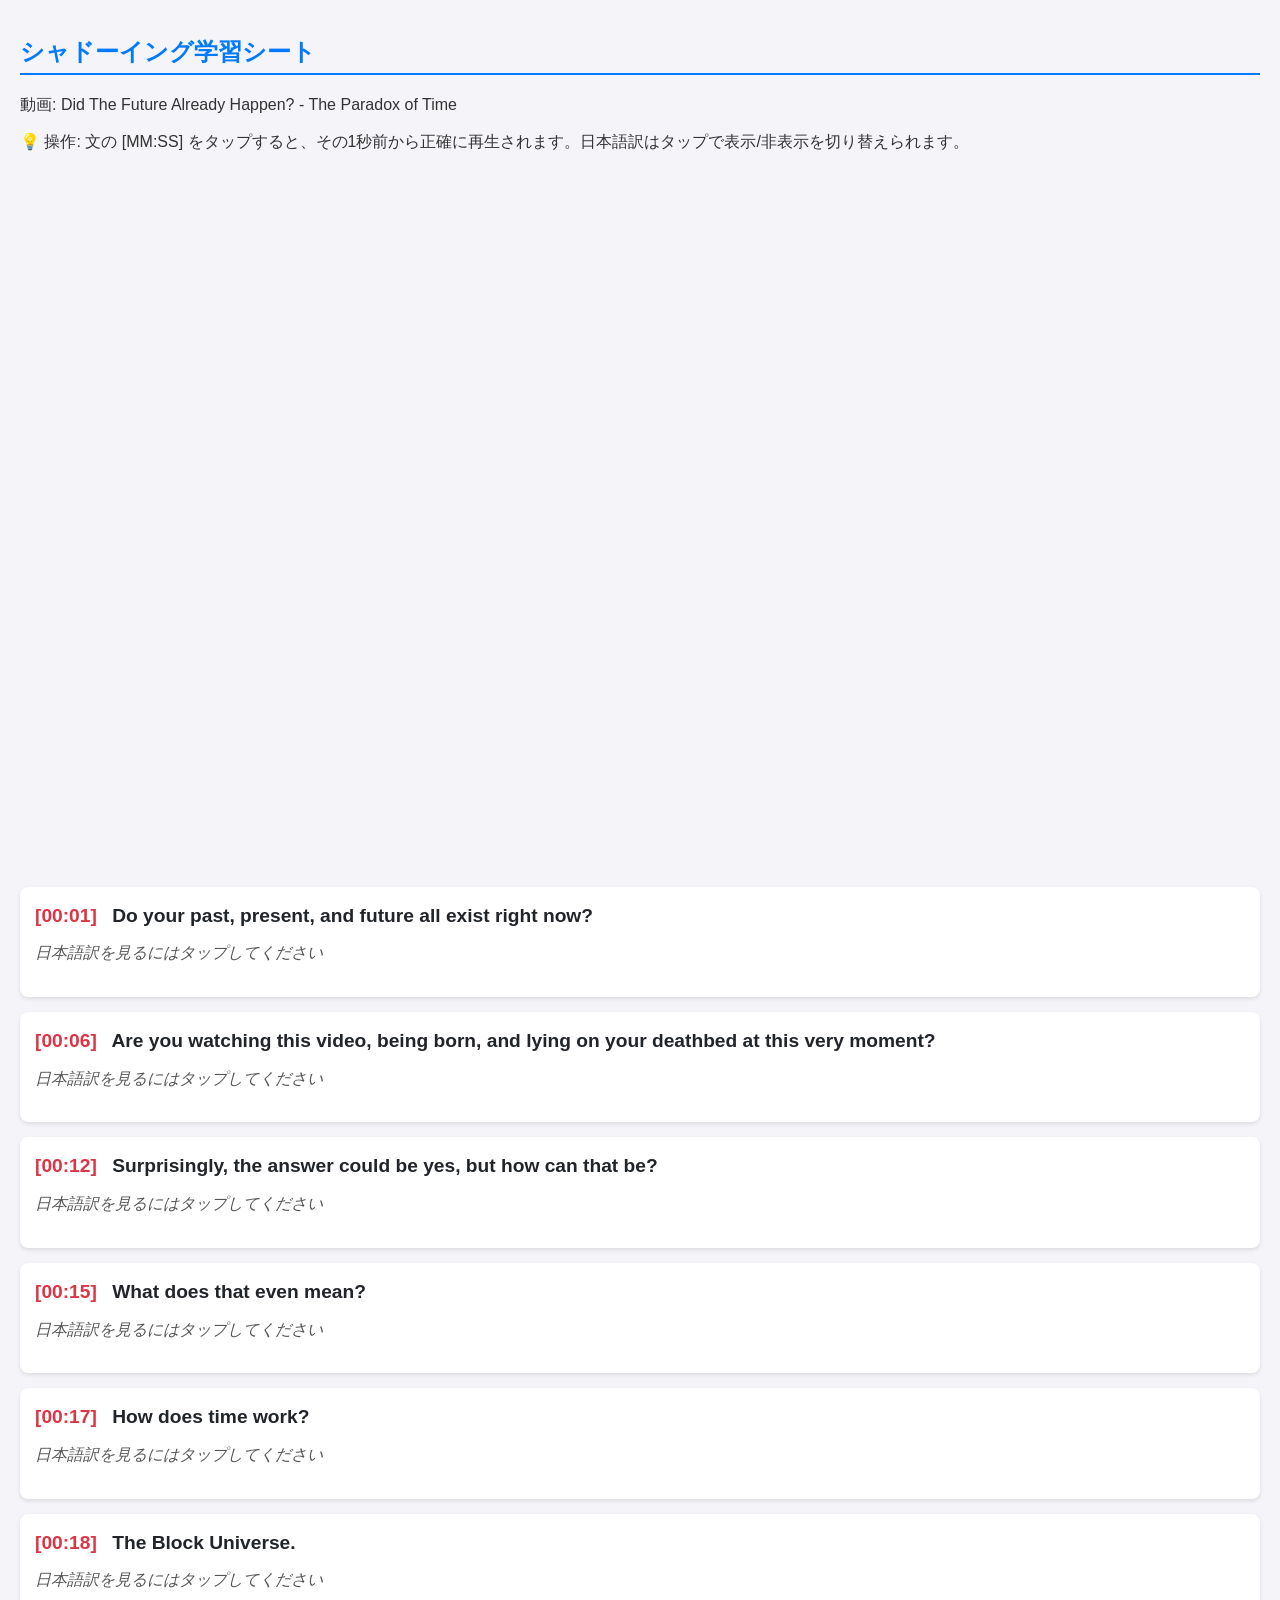
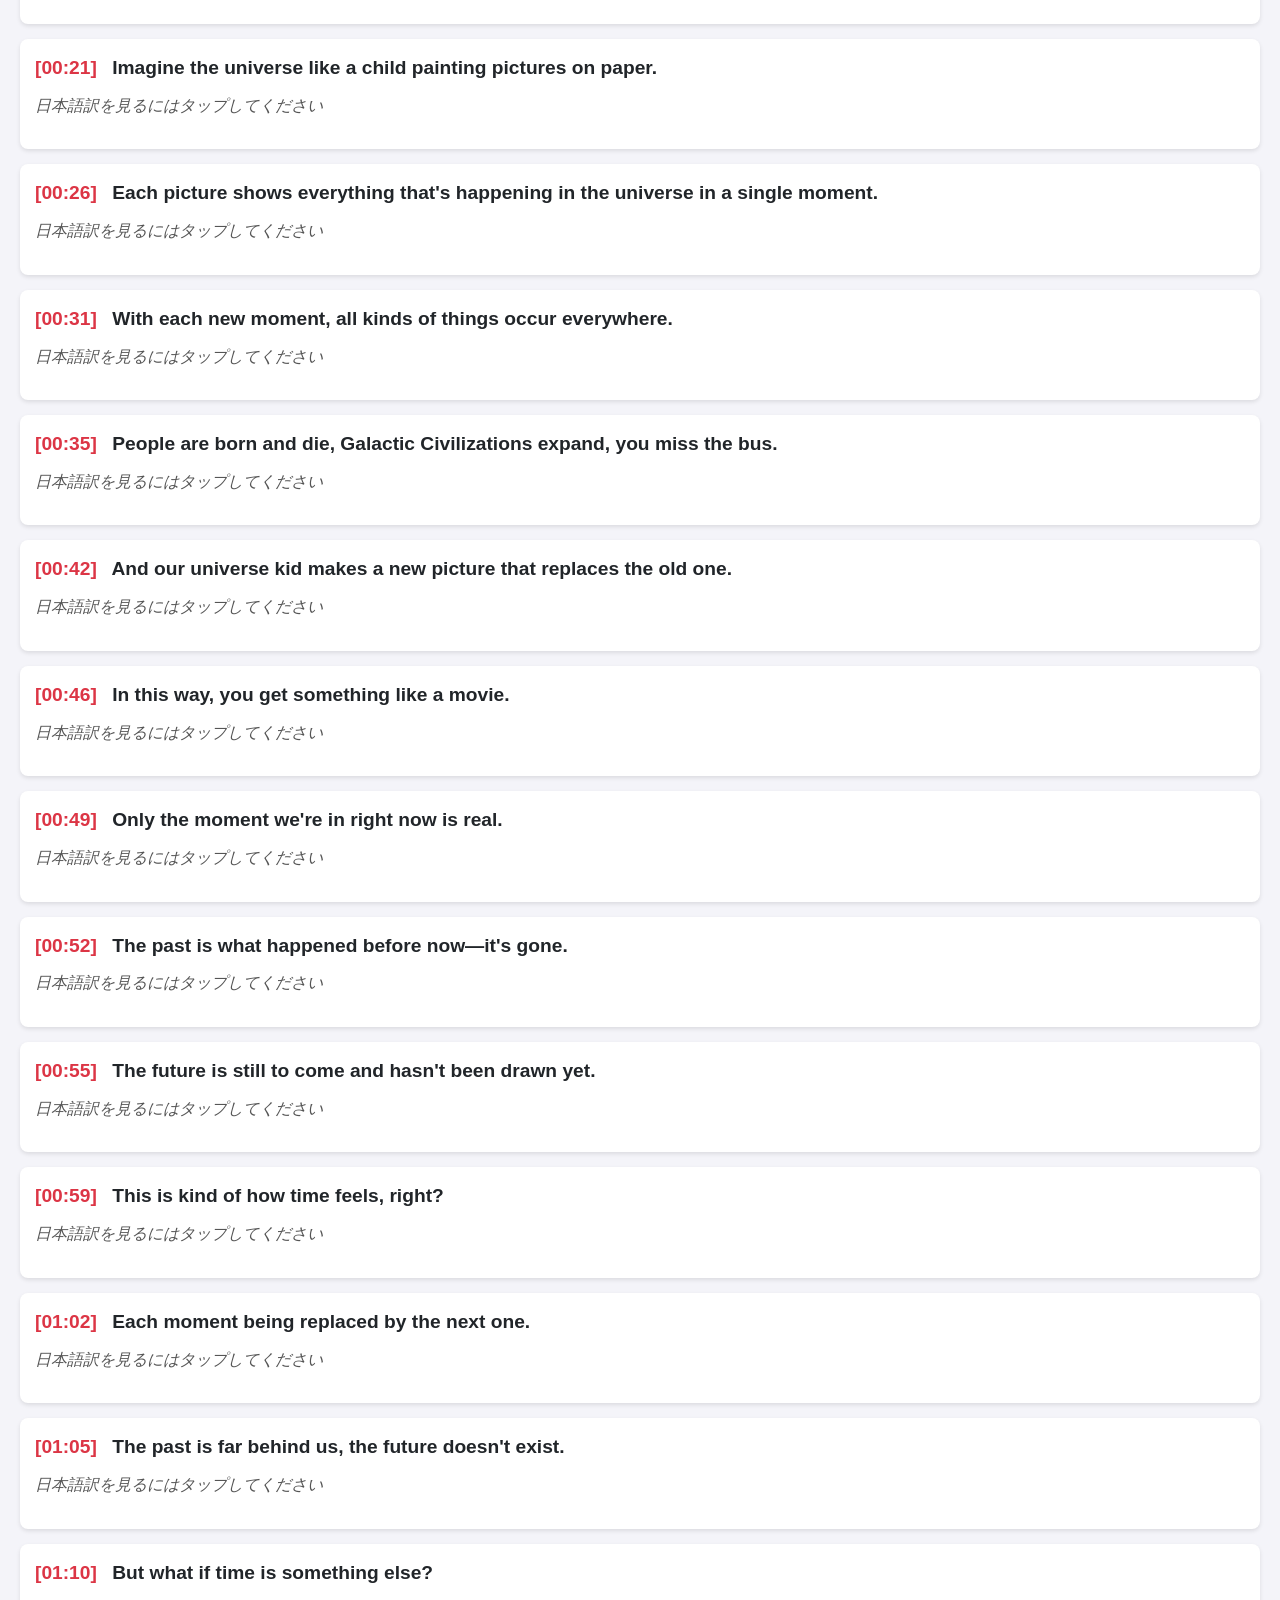
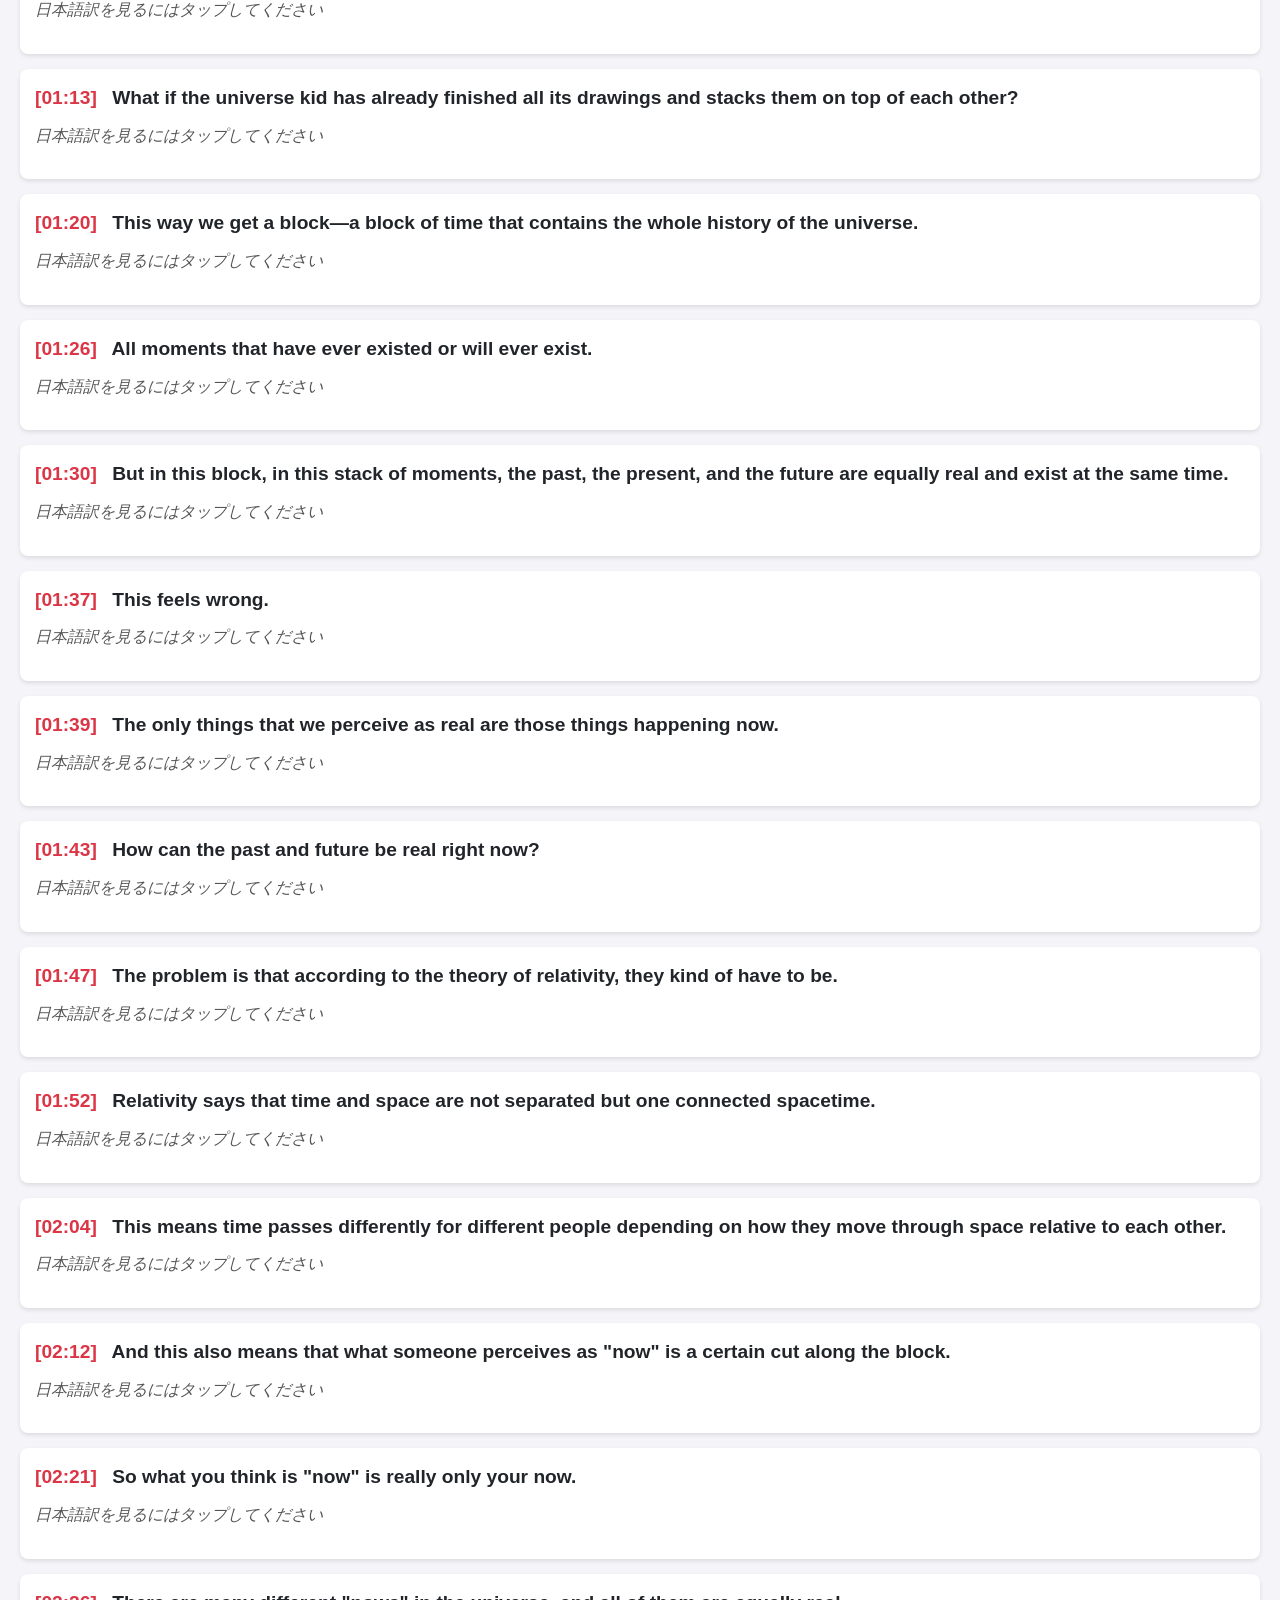
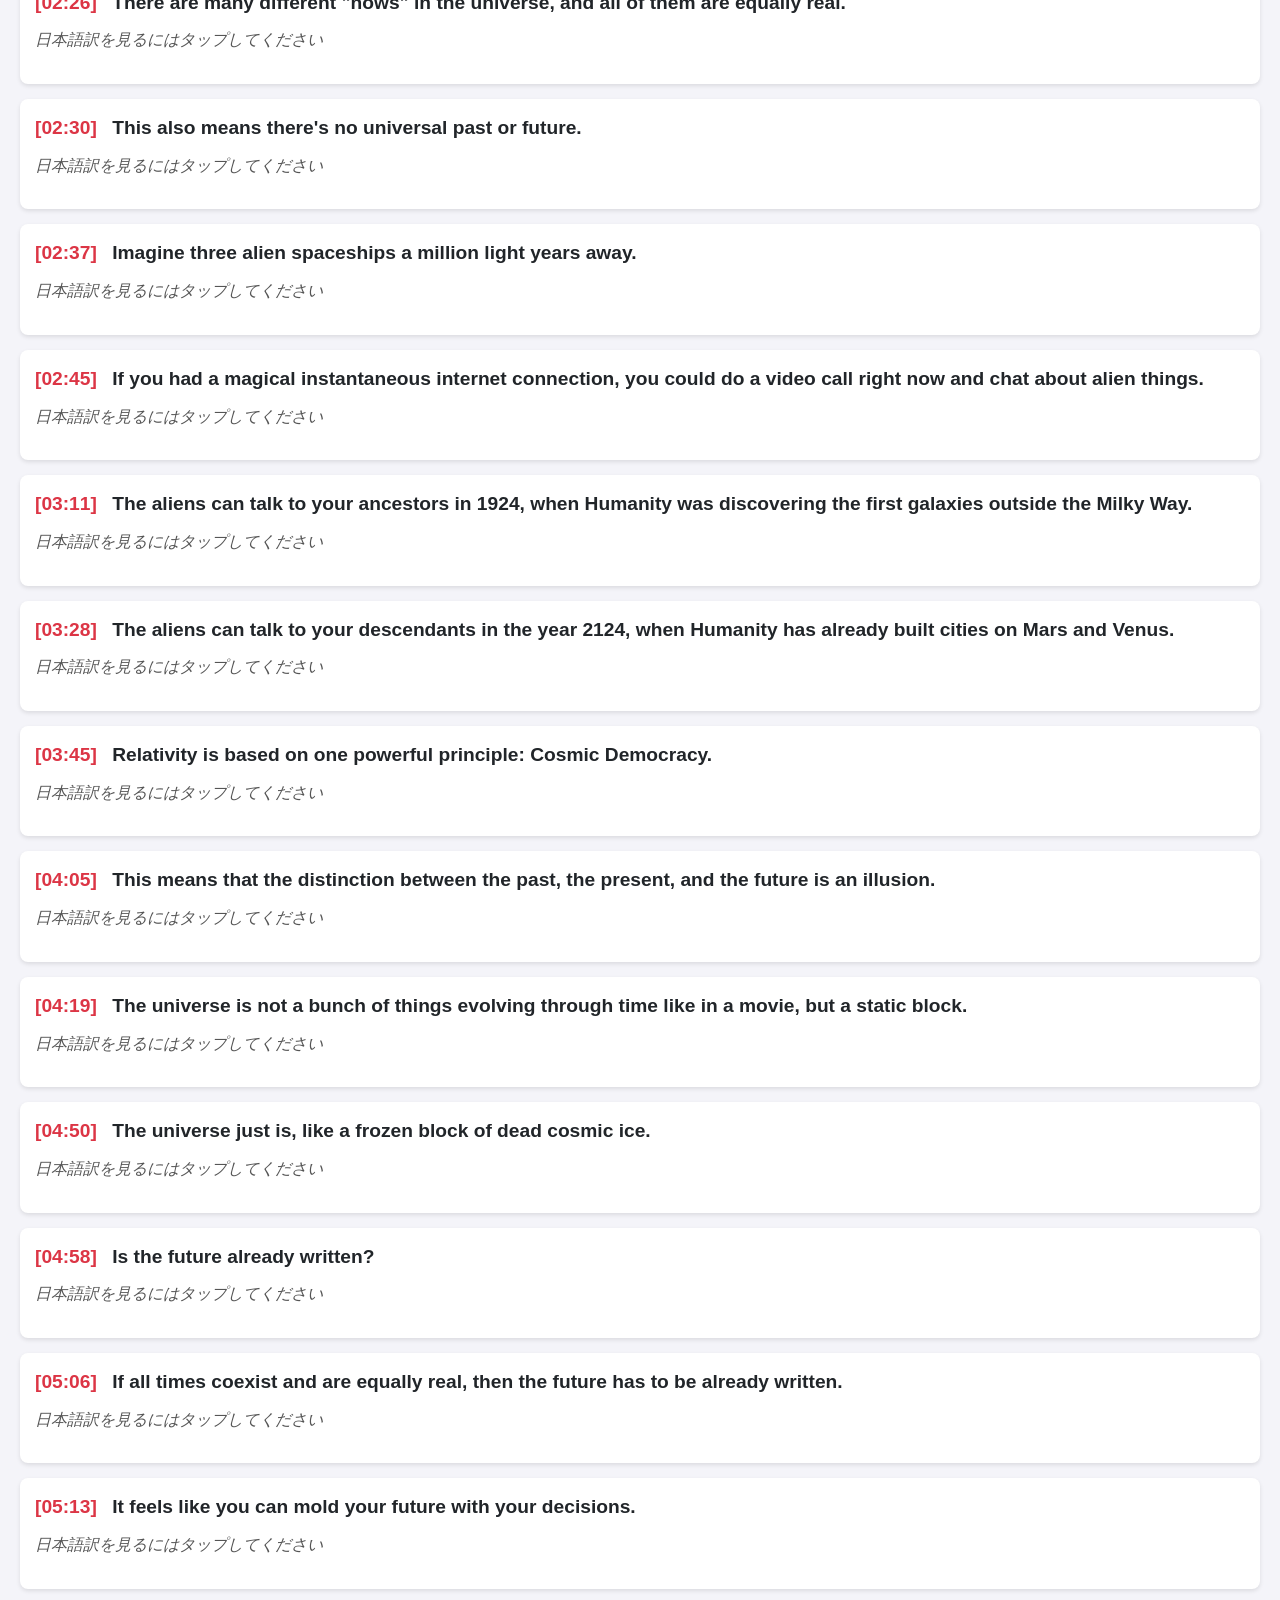
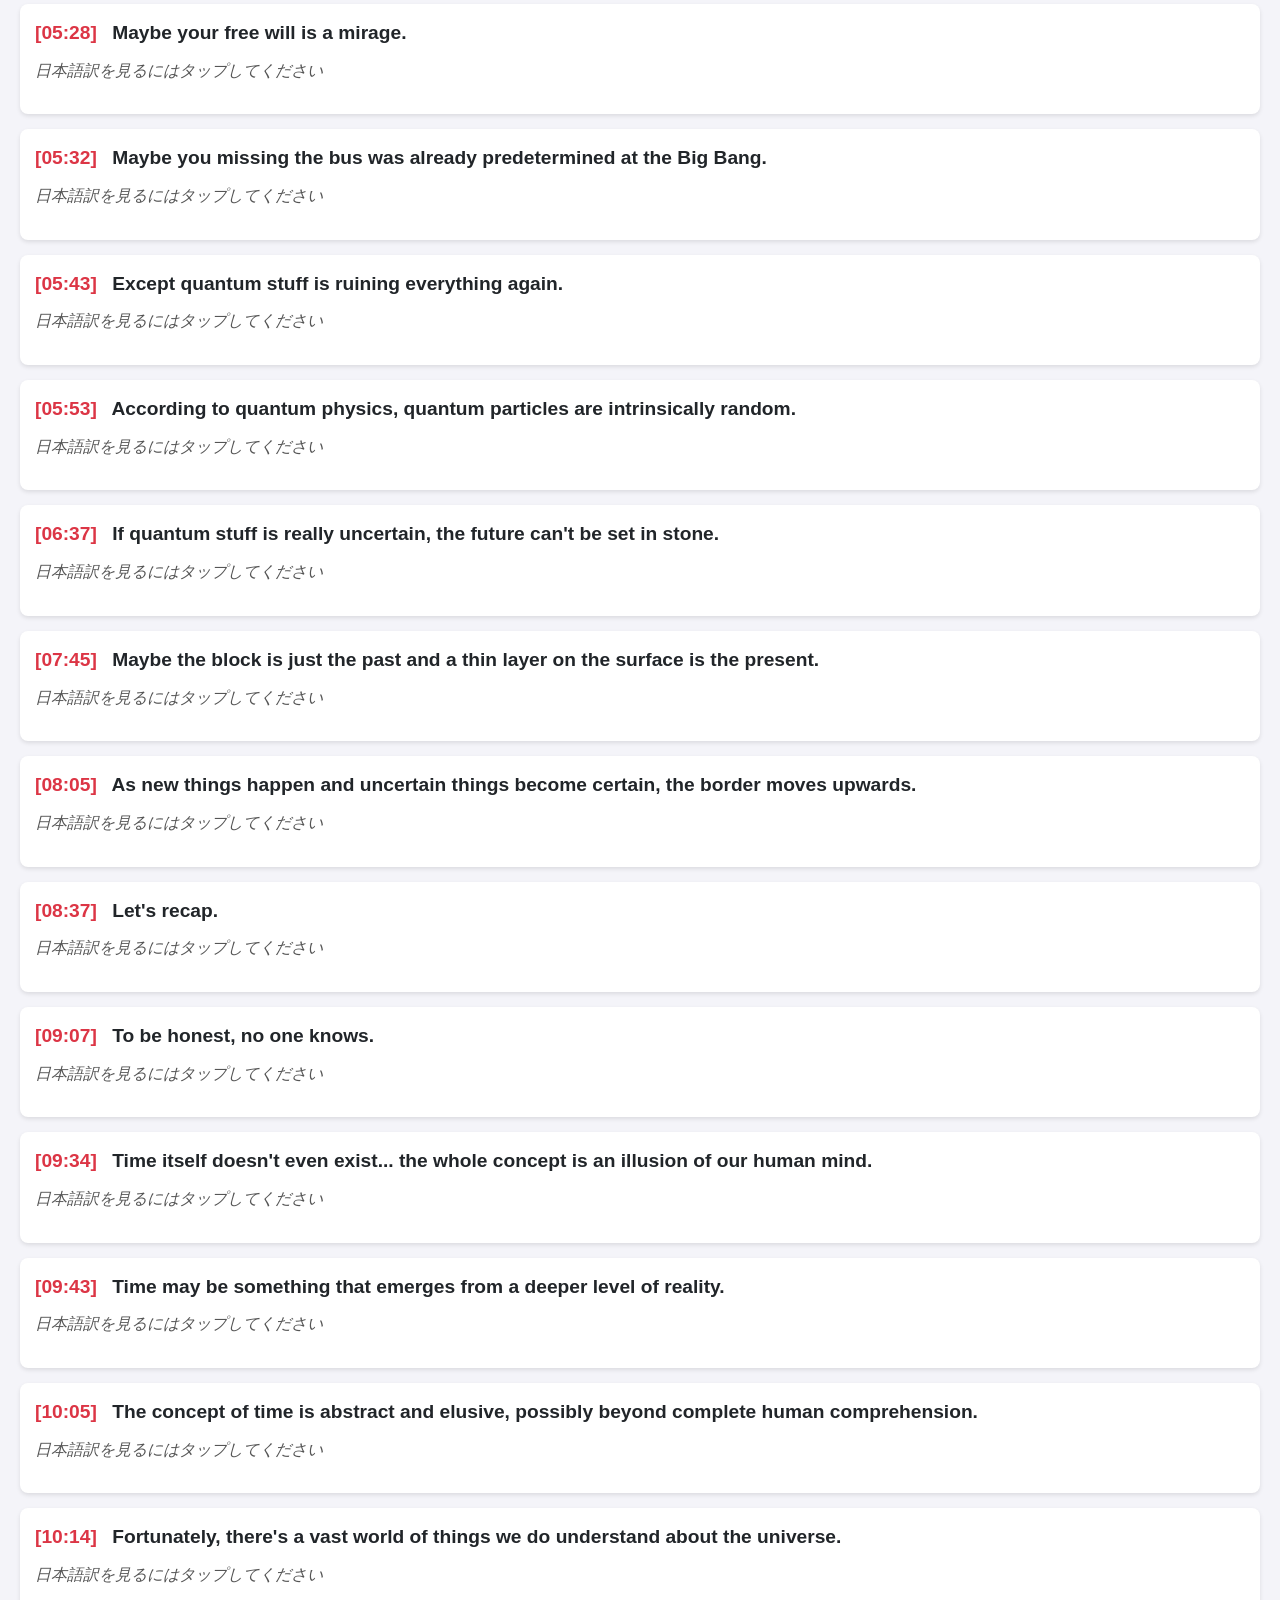
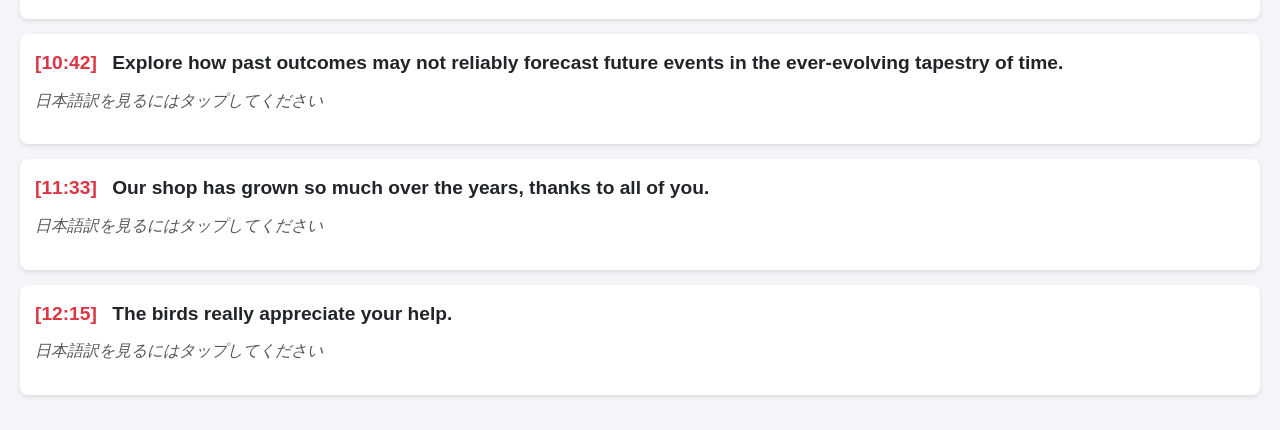
<file: videos/shadowing_Did The Future Already Happen.html>
<!DOCTYPE html>
<html lang="ja">
<head>
    <meta charset="UTF-8">
    <meta name="viewport" content="width=device-width, initial-scale=1.0">
    <title>シャドーイング学習シート - Did The Future Already Happen?</title>
    <style>
        body {
            font-family: 'Helvetica Neue', Arial, sans-serif;
            background-color: #f4f4f9;
            color: #333;
            margin: 0;
            padding: 20px;
        }
        h1 {
            color: #007bff;
            font-size: 1.5em;
            border-bottom: 2px solid #007bff;
            padding-bottom: 5px;
            margin-bottom: 20px;
        }
        .video-container {
            position: relative;
            width: 100%;
            padding-bottom: 56.25%; 
            height: 0;
            margin-bottom: 20px;
        }
        .video-container iframe {
            position: absolute;
            top: 0;
            left: 0;
            width: 100%;
            height: 100%;
            border: none;
        }
        .sentence-block {
            background-color: #fff;
            padding: 15px;
            margin-bottom: 15px;
            border-radius: 8px;
            box-shadow: 0 2px 4px rgba(0, 0, 0, 0.1);
        }
        .english-sentence {
            font-size: 1.2em;
            font-weight: bold;
            line-height: 1.5;
            margin-top: 0;
            margin-bottom: 5px;
            color: #212529;
        }
        .timestamp {
            color: #dc3545;
            text-decoration: none;
            margin-right: 10px;
            font-weight: 700;
            cursor: pointer;
        }
        .timestamp:hover {
            text-decoration: underline;
        }
        .japanese-container {
            font-size: 1em;
            color: #555;
            line-height: 1.6;
            cursor: pointer;
            padding-top: 5px;
        }
        .translation {
            margin-top: 0;
            font-style: italic;
        }
        .vocab-list {
            display: block;
            margin-top: 5px;
            padding: 8px;
            background-color: #e9ecef;
            border-left: 4px solid #007bff;
            font-size: 0.9em;
            color: #333;
        }
        .hidden {
            display: none;
        }
    </style>
    
    <script>
        let player;
        function onYouTubeIframeAPIReady() {
            player = new YT.Player('youtube-player', {
                events: {
                    'onReady': onPlayerReady
                }
            });
        }
        
        function onPlayerReady(event) {
            console.log("YouTube Player Ready");
        }

        function getSeconds(timeStr) {
            const parts = timeStr.replace(/[\[\]]/g, '').split(':').map(Number);
            let seconds = 0;
            if (parts.length === 3) {
                seconds = parts[0] * 3600 + parts[1] * 60 + parts[2];
            } else if (parts.length === 2) {
                seconds = parts[0] * 60 + parts[1];
            }
            return seconds;
        }

        window.playAtTime = function(timeStr) {
            if (player && player.seekTo) {
                const seconds = getSeconds(timeStr);
                player.seekTo(seconds, true);
                player.playVideo();
            }
        };

        window.toggleTranslation = function(element) {
            const translation = element.querySelector('.translation-content');
            translation.classList.toggle('hidden');
            const currentText = element.querySelector('.translation');
            if (translation.classList.contains('hidden')) {
                currentText.textContent = '日本語訳を見るにはタップしてください';
            } else {
                currentText.textContent = '日本語訳を隠すにはタップしてください';
            }
        };
        
        const data = [
            { time: `[00:01]`, en: `Do your past, present, and future all exist right now?`, jp: `あなたの過去、現在、未来はすべて今この瞬間に存在しているのでしょうか？`, vocab: `` },
            { time: `[00:06]`, en: `Are you watching this video, being born, and lying on your deathbed at this very moment?`, jp: `あなたはこの動画を見ていると同時に、生まれ、そして今この瞬間に死の床に伏しているのでしょうか？`, vocab: `deathbed (死の床)` },
            { time: `[00:12]`, en: `Surprisingly, the answer could be yes, but how can that be?`, jp: `驚くべきことに、その答えは「イエス」かもしれません。しかし、一体どうしてそんなことがあり得るのでしょうか？`, vocab: `surprisingly (驚くべきことに)` },
            { time: `[00:15]`, en: `What does that even mean?`, jp: `それは一体どういう意味なのでしょうか？`, vocab: `` },
            { time: `[00:17]`, en: `How does time work?`, jp: `時間はどのように機能しているのでしょうか？`, vocab: `` },
            { time: `[00:18]`, en: `The Block Universe.`, jp: `ブロック宇宙論。`, vocab: `` },
            { time: `[00:21]`, en: `Imagine the universe like a child painting pictures on paper.`, jp: `宇宙を、紙に絵を描いている子供のように想像してみてください。`, vocab: `` },
            { time: `[00:26]`, en: `Each picture shows everything that's happening in the universe in a single moment.`, jp: `それぞれの絵には、ある一瞬の宇宙で起きているすべてのことが描かれています。`, vocab: `` },
            { time: `[00:31]`, en: `With each new moment, all kinds of things occur everywhere.`, jp: `新しい瞬間が訪れるたびに、あらゆる出来事がいたるところで起こります。`, vocab: `occur (起こる、生じる)` },
            { time: `[00:35]`, en: `People are born and die, Galactic Civilizations expand, you miss the bus.`, jp: `人々が生まれ、死に、銀河文明が拡大し、あなたがバスに乗り遅れる。`, vocab: `galactic (銀河の), civilization (文明), expand (拡大する)` },
            { time: `[00:42]`, en: `And our universe kid makes a new picture that replaces the old one.`, jp: `そして宇宙の子供は、古い絵を置き換える新しい絵を描きます。`, vocab: `replace (〜に取って代わる)` },
            { time: `[00:46]`, en: `In this way, you get something like a movie.`, jp: `このようにして、映画のようなものが出来上がります。`, vocab: `` },
            { time: `[00:49]`, en: `Only the moment we're in right now is real.`, jp: `今この瞬間だけが現実なのです。`, vocab: `` },
            { time: `[00:52]`, en: `The past is what happened before now—it's gone.`, jp: `過去は今より前に起きたことで、もう過ぎ去ったものです。`, vocab: `` },
            { time: `[00:55]`, en: `The future is still to come and hasn't been drawn yet.`, jp: `未来はこれから来るもので、まだ描かれていません。`, vocab: `` },
            { time: `[00:59]`, en: `This is kind of how time feels, right?`, jp: `これが、私たちが感じる時間の感覚ですよね？`, vocab: `` },
            { time: `[01:02]`, en: `Each moment being replaced by the next one.`, jp: `それぞれの瞬間が次の瞬間に置き換えられていく感覚です。`, vocab: `` },
            { time: `[01:05]`, en: `The past is far behind us, the future doesn't exist.`, jp: `過去ははるか後ろにあり、未来は存在しない。`, vocab: `` },
            { time: `[01:10]`, en: `But what if time is something else?`, jp: `しかし、もし時間がそれ以外の何かだとしたらどうでしょう？`, vocab: `` },
            { time: `[01:13]`, en: `What if the universe kid has already finished all its drawings and stacks them on top of each other?`, jp: `もし宇宙の子供がすでにすべての絵を描き終えていて、それらを積み重ねているとしたら？`, vocab: `stack (〜を積み重ねる)` },
            { time: `[01:20]`, en: `This way we get a block—a block of time that contains the whole history of the universe.`, jp: `こうして、宇宙の全歴史を含む「時間のブロック」が形成されます。`, vocab: `contain (〜を含む)` },
            { time: `[01:26]`, en: `All moments that have ever existed or will ever exist.`, jp: `これまで存在した、あるいはこれから存在するすべての瞬間です。`, vocab: `` },
            { time: `[01:30]`, en: `But in this block, in this stack of moments, the past, the present, and the future are equally real and exist at the same time.`, jp: `しかしこのブロック、この瞬間の積み重ねの中では、過去、現在、未来はすべて等しくリアルであり、同時に存在しているのです。`, vocab: `equally (等しく)` },
            { time: `[01:37]`, en: `This feels wrong.`, jp: `これは違和感があります。`, vocab: `` },
            { time: `[01:39]`, en: `The only things that we perceive as real are those things happening now.`, jp: `私たちが現実として認識できるのは、今起きていることだけです。`, vocab: `perceive (〜を認識する)` },
            { time: `[01:43]`, en: `How can the past and future be real right now?`, jp: `どうして過去や未来が今、現実であり得るのでしょうか？`, vocab: `` },
            { time: `[01:47]`, en: `The problem is that according to the theory of relativity, they kind of have to be.`, jp: `問題は、相対性理論によれば、それらはそうあらざるを得ないということです。`, vocab: `theory of relativity (相対性理論)` },
            { time: `[01:52]`, en: `Relativity says that time and space are not separated but one connected spacetime.`, jp: `相対性理論は、時間と空間は分離されたものではなく、つながった一つの「時空」であると説いています。`, vocab: `spacetime (時空)` },
            { time: `[02:04]`, en: `This means time passes differently for different people depending on how they move through space relative to each other.`, jp: `これは、互いにどう移動するかによって、人によって時間の経過が異なることを意味します。`, vocab: `relative to (〜に相対して、〜と比較して)` },
            { time: `[02:12]`, en: `And this also means that what someone perceives as "now" is a certain cut along the block.`, jp: `そしてこれは、誰かが「今」と認識するものが、ブロックに沿った特定の切り口であることを意味します。`, vocab: `` },
            { time: `[02:21]`, en: `So what you think is "now" is really only your now.`, jp: `つまり、あなたが「今」だと思っているのは、実はあなただけの「今」に過ぎないのです。`, vocab: `` },
            { time: `[02:26]`, en: `There are many different "nows" in the universe, and all of them are equally real.`, jp: `宇宙には多くの異なる「今」が存在し、それらすべてが等しく現実なのです。`, vocab: `` },
            { time: `[02:30]`, en: `This also means there's no universal past or future.`, jp: `これはまた、全宇宙共通の過去や未来というものは存在しないことを意味します。`, vocab: `universal (普遍的な、共通の)` },
            { time: `[02:37]`, en: `Imagine three alien spaceships a million light years away.`, jp: `100万光年先にある3つのエイリアンの宇宙船を想像してください。`, vocab: `light year (光年)` },
            { time: `[02:45]`, en: `If you had a magical instantaneous internet connection, you could do a video call right now and chat about alien things.`, jp: `もし魔法のような瞬時のインターネット接続があれば、今すぐビデオ通話ができるでしょう。`, vocab: `instantaneous (即時の、瞬時の)` },
            { time: `[03:11]`, en: `The aliens can talk to your ancestors in 1924, when Humanity was discovering the first galaxies outside the Milky Way.`, jp: `エイリアンは、人類が天の川銀河の外に最初の銀河を発見していた1924年にいるあなたの先祖と話すことができます。`, vocab: `ancestor (先祖), Milky Way (天の川銀河)` },
            { time: `[03:28]`, en: `The aliens can talk to your descendants in the year 2124, when Humanity has already built cities on Mars and Venus.`, jp: `エイリアンは、人類がすでに火星や金星に都市を建設している2124年にいるあなたの末裔と話すことができます。`, vocab: `descendant (子孫)` },
            { time: `[03:45]`, en: `Relativity is based on one powerful principle: Cosmic Democracy.`, jp: `相対性理論は、一つの強力な原則「宇宙の民主主義」に基づいています。`, vocab: `principle (原則), democracy (民主主義)` },
            { time: `[04:05]`, en: `This means that the distinction between the past, the present, and the future is an illusion.`, jp: `これは、過去、現在、未来の区別は幻想であることを意味します。`, vocab: `distinction (区別), illusion (幻想)` },
            { time: `[04:19]`, en: `The universe is not a bunch of things evolving through time like in a movie, but a static block.`, jp: `宇宙は映画のように時を経て進化するものの集まりではなく、静止したブロックなのです。`, vocab: `evolving (進化する), static (静止した)` },
            { time: `[04:50]`, en: `The universe just is, like a frozen block of dead cosmic ice.`, jp: `宇宙はただ、凍りついた宇宙の氷のブロックのように存在しているだけなのです。`, vocab: `cosmic (宇宙の)` },
            { time: `[04:58]`, en: `Is the future already written?`, jp: `未来はすでに決まっているのでしょうか？`, vocab: `` },
            { time: `[05:06]`, en: `If all times coexist and are equally real, then the future has to be already written.`, jp: `もしすべての時間が共存し、等しくリアルなら、未来はすでに書かれているはずです。`, vocab: `coexist (共存する)` },
            { time: `[05:13]`, en: `It feels like you can mold your future with your decisions.`, jp: `自分の決断で未来を形作ることができると感じられますよね。`, vocab: `mold (〜を形作る)` },
            { time: `[05:28]`, en: `Maybe your free will is a mirage.`, jp: `おそらく、あなたの自由意志は蜃気楼のようなものかもしれません。`, vocab: `mirage (蜃気楼)` },
            { time: `[05:32]`, en: `Maybe you missing the bus was already predetermined at the Big Bang.`, jp: `あなたがバスに乗り遅れることも、ビッグバンの時点で既に決められていたのかもしれません。`, vocab: `predetermined (あらかじめ決定された)` },
            { time: `[05:43]`, en: `Except quantum stuff is ruining everything again.`, jp: `ただし、量子の世界がまたすべてを台無しにしています。`, vocab: `quantum (量子の), ruin (台無しにする)` },
            { time: `[05:53]`, en: `According to quantum physics, quantum particles are intrinsically random.`, jp: `量子力学によれば、量子粒子は本質的にランダムなのです。`, vocab: `intrinsically (本質的に)` },
            { time: `[06:37]`, en: `If quantum stuff is really uncertain, the future can't be set in stone.`, jp: `量子の世界が本当に不確実なら、未来は確定していないことになります。`, vocab: `uncertain (不確実な)` },
            { time: `[07:45]`, en: `Maybe the block is just the past and a thin layer on the surface is the present.`, jp: `おそらくブロックは過去だけであり、表面の薄い層が現在なのです。`, vocab: `surface (表面)` },
            { time: `[08:05]`, en: `As new things happen and uncertain things become certain, the border moves upwards.`, jp: `新しいことが起こり、不確実なことが確実になるにつれ、境界は上へと移動します。`, vocab: `border (境界)` },
            { time: `[08:37]`, en: `Let's recap.`, jp: `まとめましょう。`, vocab: `recap (要約する、まとめる)` },
            { time: `[09:07]`, en: `To be honest, no one knows.`, jp: `正直に言うと、誰にもわからないのです。`, vocab: `` },
            { time: `[09:34]`, en: `Time itself doesn't even exist... the whole concept is an illusion of our human mind.`, jp: `時間そのものが存在せず、その概念全体が人間の心の幻想であると考える人もいます。`, vocab: `` },
            { time: `[09:43]`, en: `Time may be something that emerges from a deeper level of reality.`, jp: `時間は、現実のより深いレベルから現れる（創発する）ものかもしれません。`, vocab: `emerge (現れる、創発する)` },
            { time: `[10:05]`, en: `The concept of time is abstract and elusive, possibly beyond complete human comprehension.`, jp: `時間の概念は抽象的で捉えどころがなく、おそらく人間の完全な理解を超えています。`, vocab: `abstract (抽象的な), elusive (捉えどころのない), comprehension (理解)` },
            { time: `[10:14]`, en: `Fortunately, there's a vast world of things we do understand about the universe.`, jp: `幸いなことに、私たちが宇宙について理解している広大な世界が存在します。`, vocab: `vast (広大な)` },
            { time: `[10:42]`, en: `Explore how past outcomes may not reliably forecast future events in the ever-evolving tapestry of time.`, jp: `進化し続ける時間のタペストリーの中で、過去の結果がいかに将来の出来事を確実に予測できないかを探求しましょう。`, vocab: `outcome (結果), forecast (予測する), tapestry (タペストリー)` },
            { time: `[11:33]`, en: `Our shop has grown so much over the years, thanks to all of you.`, jp: `皆さんのおかげで、私たちのショップは長年で大きく成長しました。`, vocab: `` },
            { time: `[12:15]`, en: `The birds really appreciate your help.`, jp: `鳥たちはあなたの助けに本当に感謝しています。`, vocab: `appreciate (感謝する)` }
        ];

        document.addEventListener('DOMContentLoaded', () => {
            const container = document.getElementById('shadowing-container');
            const videoContainer = document.getElementById('video-placeholder');
            
            const originUrl = 'https://cijb-7724.github.io'; 
            const videoId = 'wwSzpaTHyS8'; 
            
            videoContainer.innerHTML = `
                <iframe id="youtube-player" src="https://www.youtube.com/embed/${videoId}?enablejsapi=1&origin=${originUrl}&modestbranding=1" allow="autoplay; encrypted-media" allowfullscreen></iframe>
            `;

            data.forEach(item => {
                const block = document.createElement('div');
                block.className = 'sentence-block';

                block.innerHTML = `
                    <p class="english-sentence">
                        <span class="timestamp" onclick="playAtTime('${item.time}')">${item.time}</span> ${item.en}
                    </p>
                    <div class="japanese-container" onclick="toggleTranslation(this)">
                        <p class="translation">日本語訳を見るにはタップしてください</p>
                        <div class="translation-content hidden">
                            <p class="translation">${item.jp}</p>
                            ${item.vocab ? `<span class="vocab-list">語彙: ${item.vocab}</span>` : ''}
                        </div>
                    </div>
                `;
                container.appendChild(block);
            });
            
            const tag = document.createElement('script');
            tag.src = "https://www.youtube.com/iframe_api";
            const firstScriptTag = document.getElementsByTagName('script')[0];
            firstScriptTag.parentNode.insertBefore(tag, firstScriptTag);
        });
    </script>
</head>
<body>
    <h1>シャドーイング学習シート</h1>
    <p>動画: Did The Future Already Happen? - The Paradox of Time</p>
    <p>💡 操作: 文の [MM:SS] をタップすると、その1秒前から正確に再生されます。日本語訳はタップで表示/非表示を切り替えられます。</p>
    
    <div class="video-container" id="video-placeholder">
    </div>
    
    <div id="shadowing-container">
    </div>
</body>
</html>
</file>
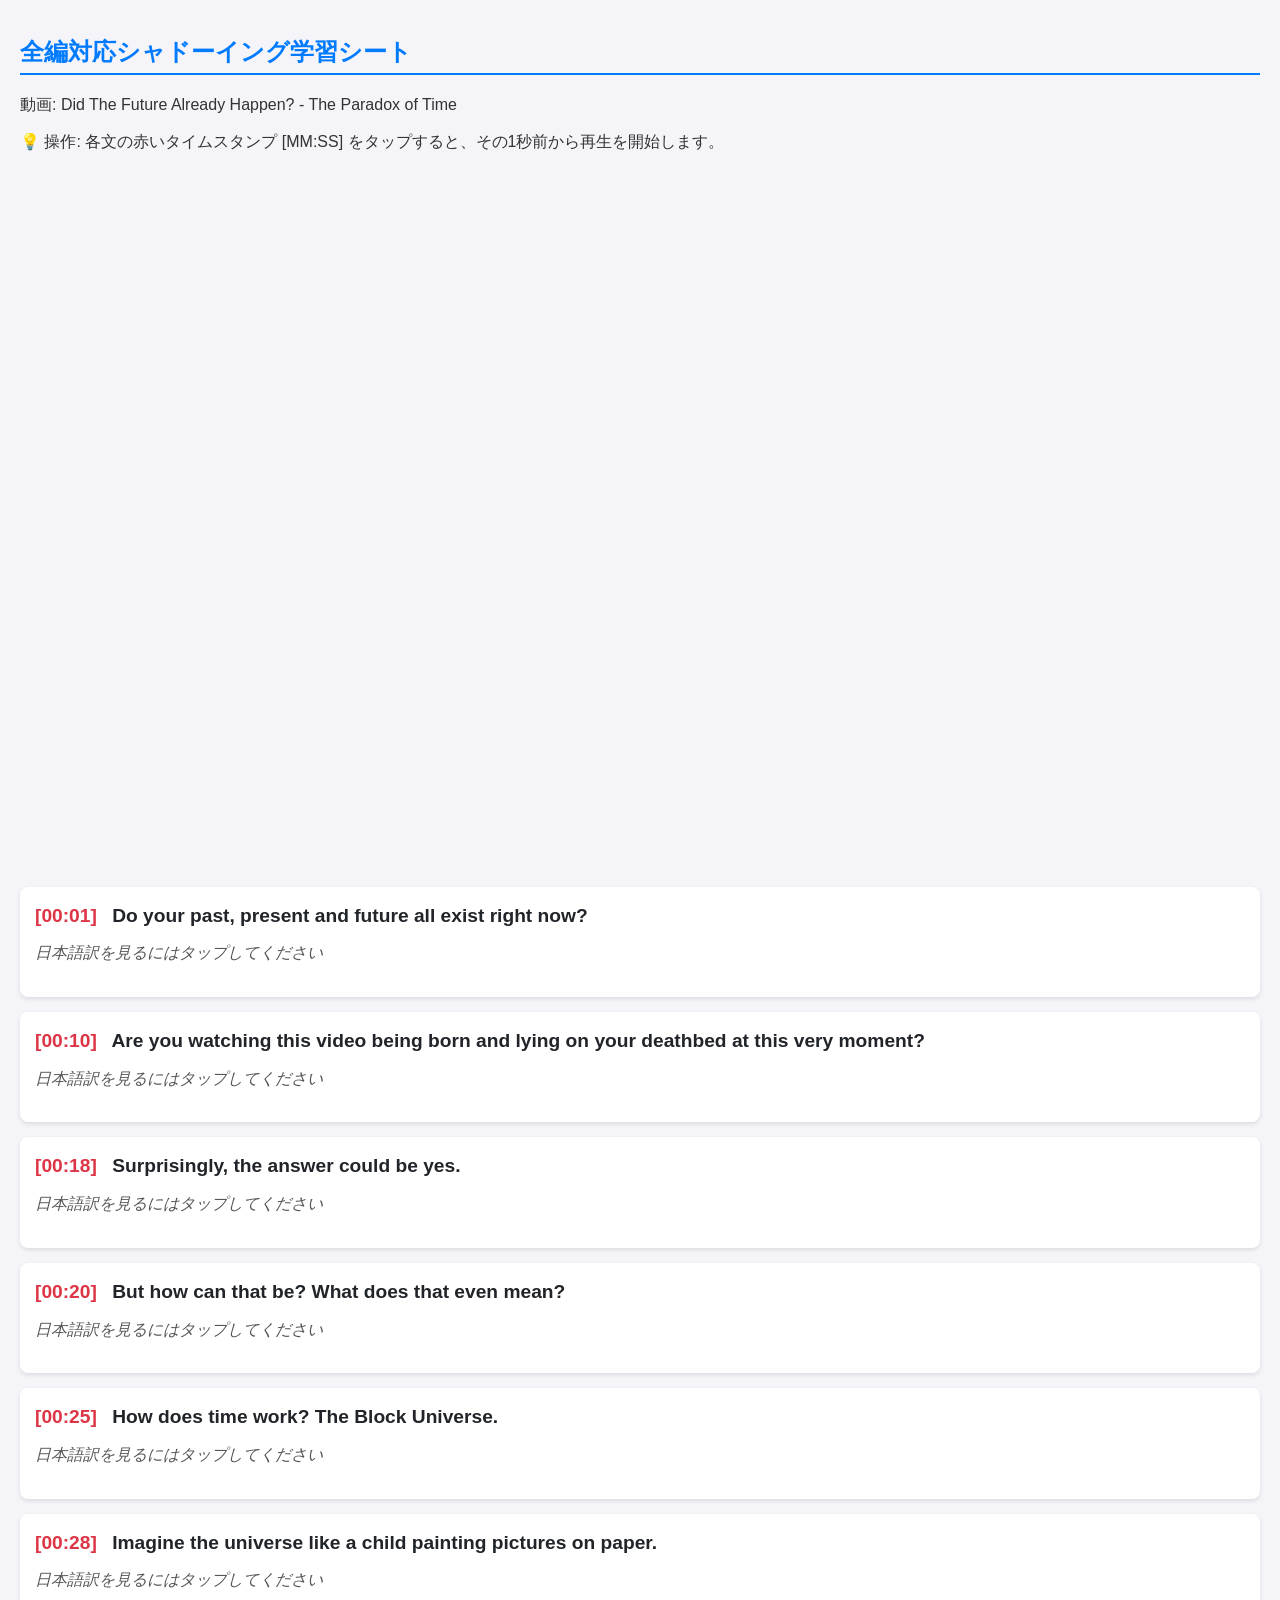
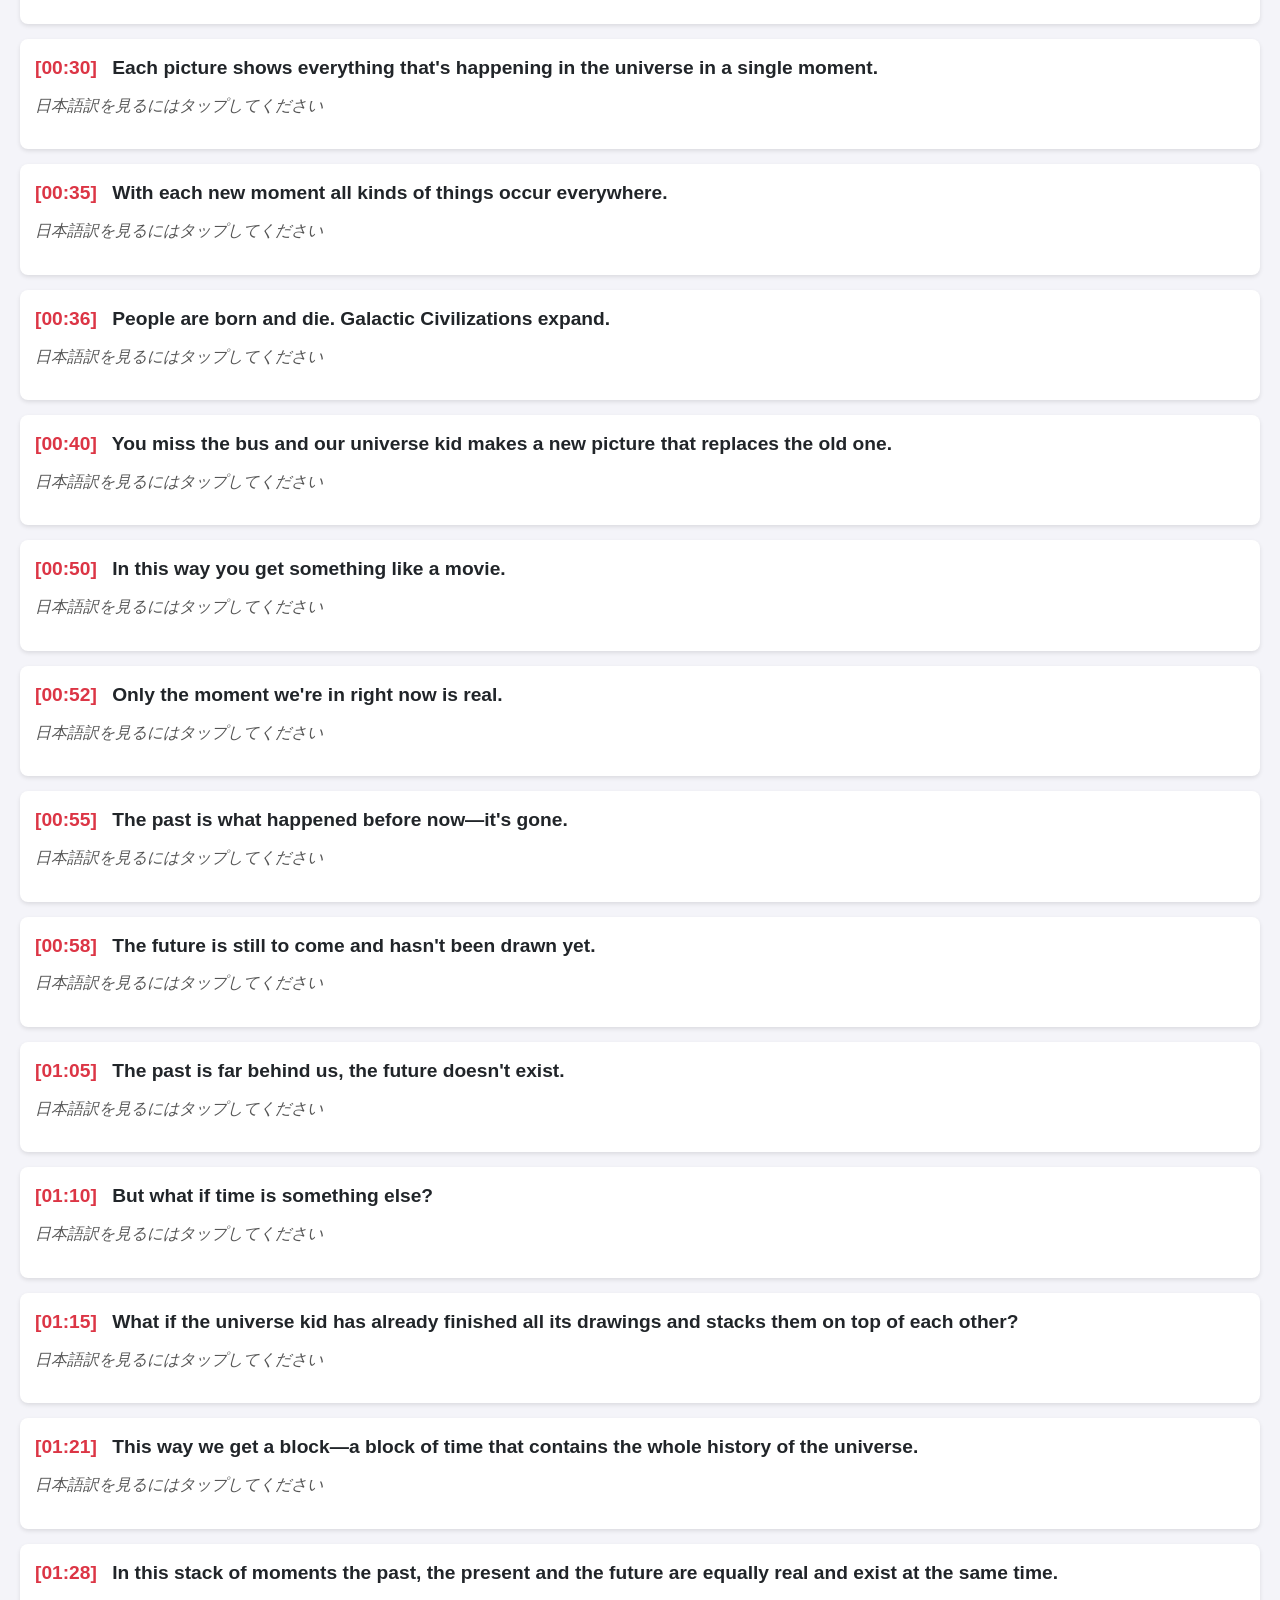
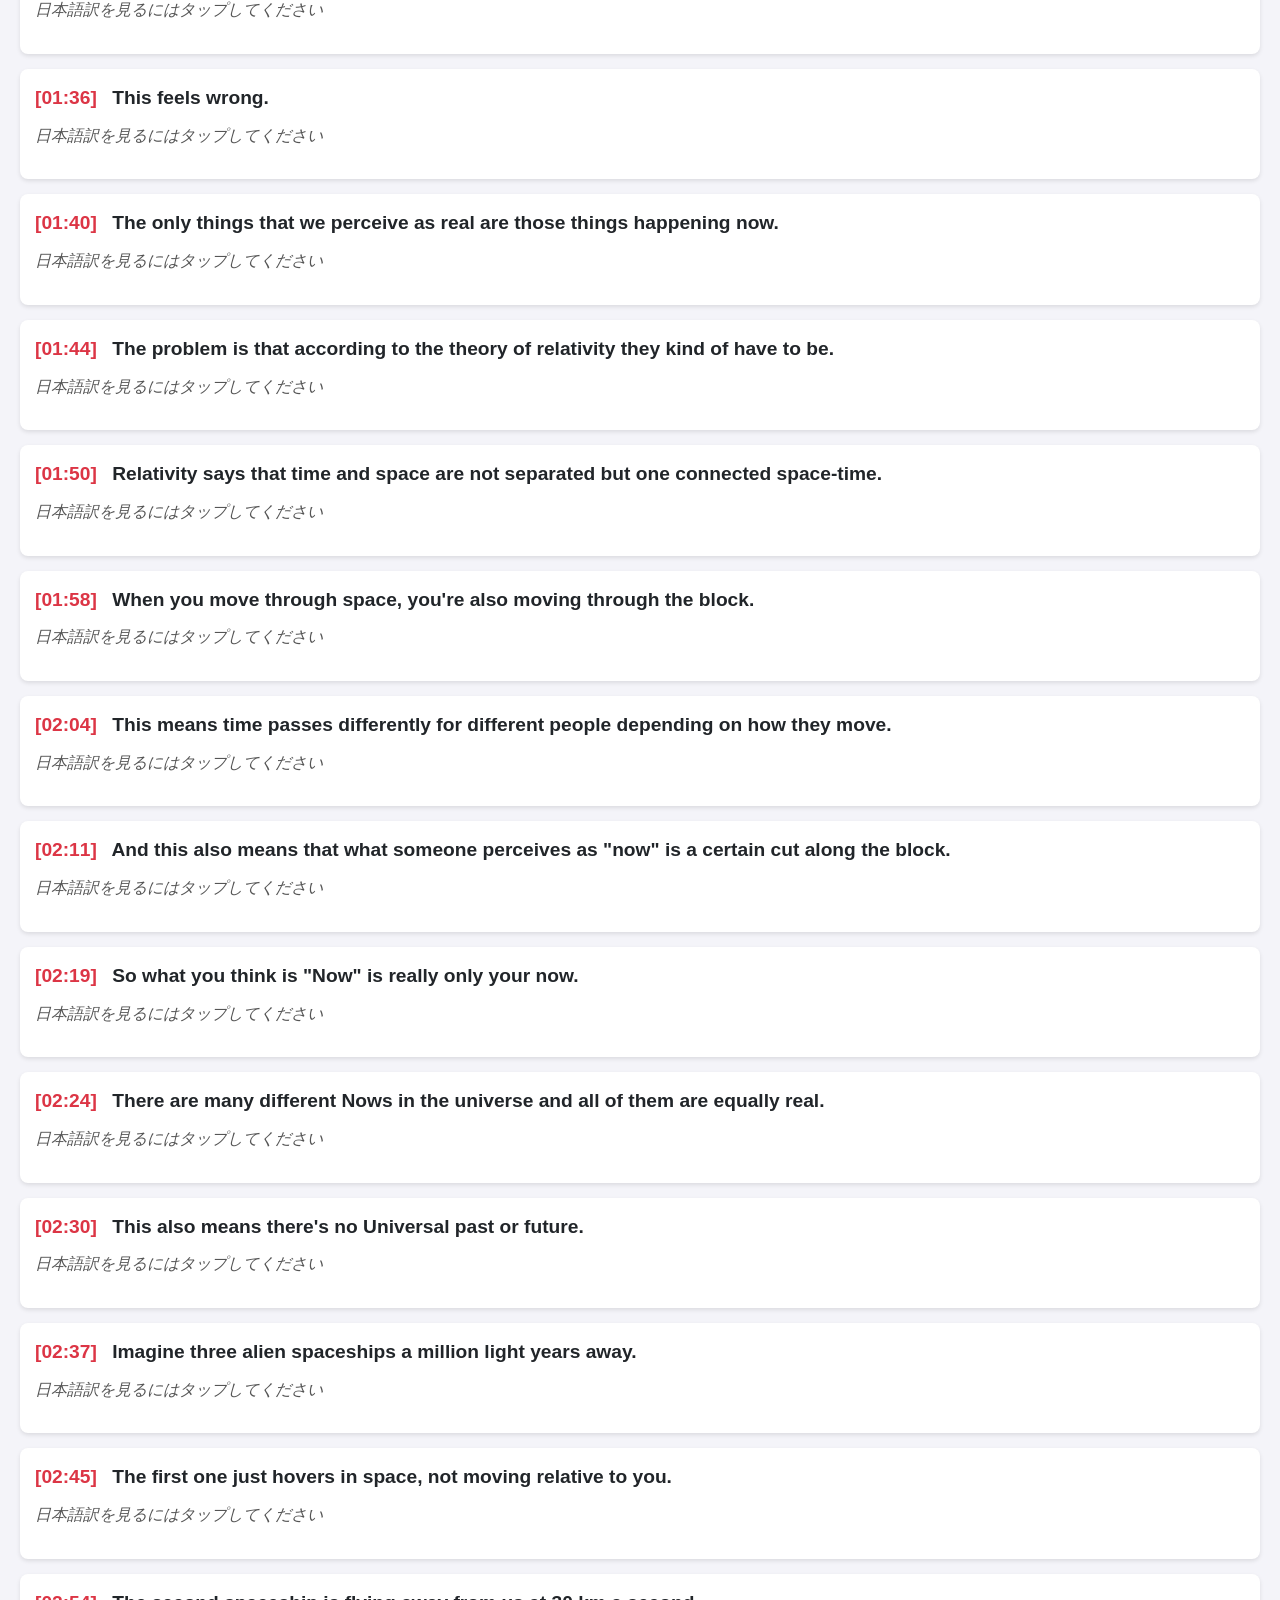
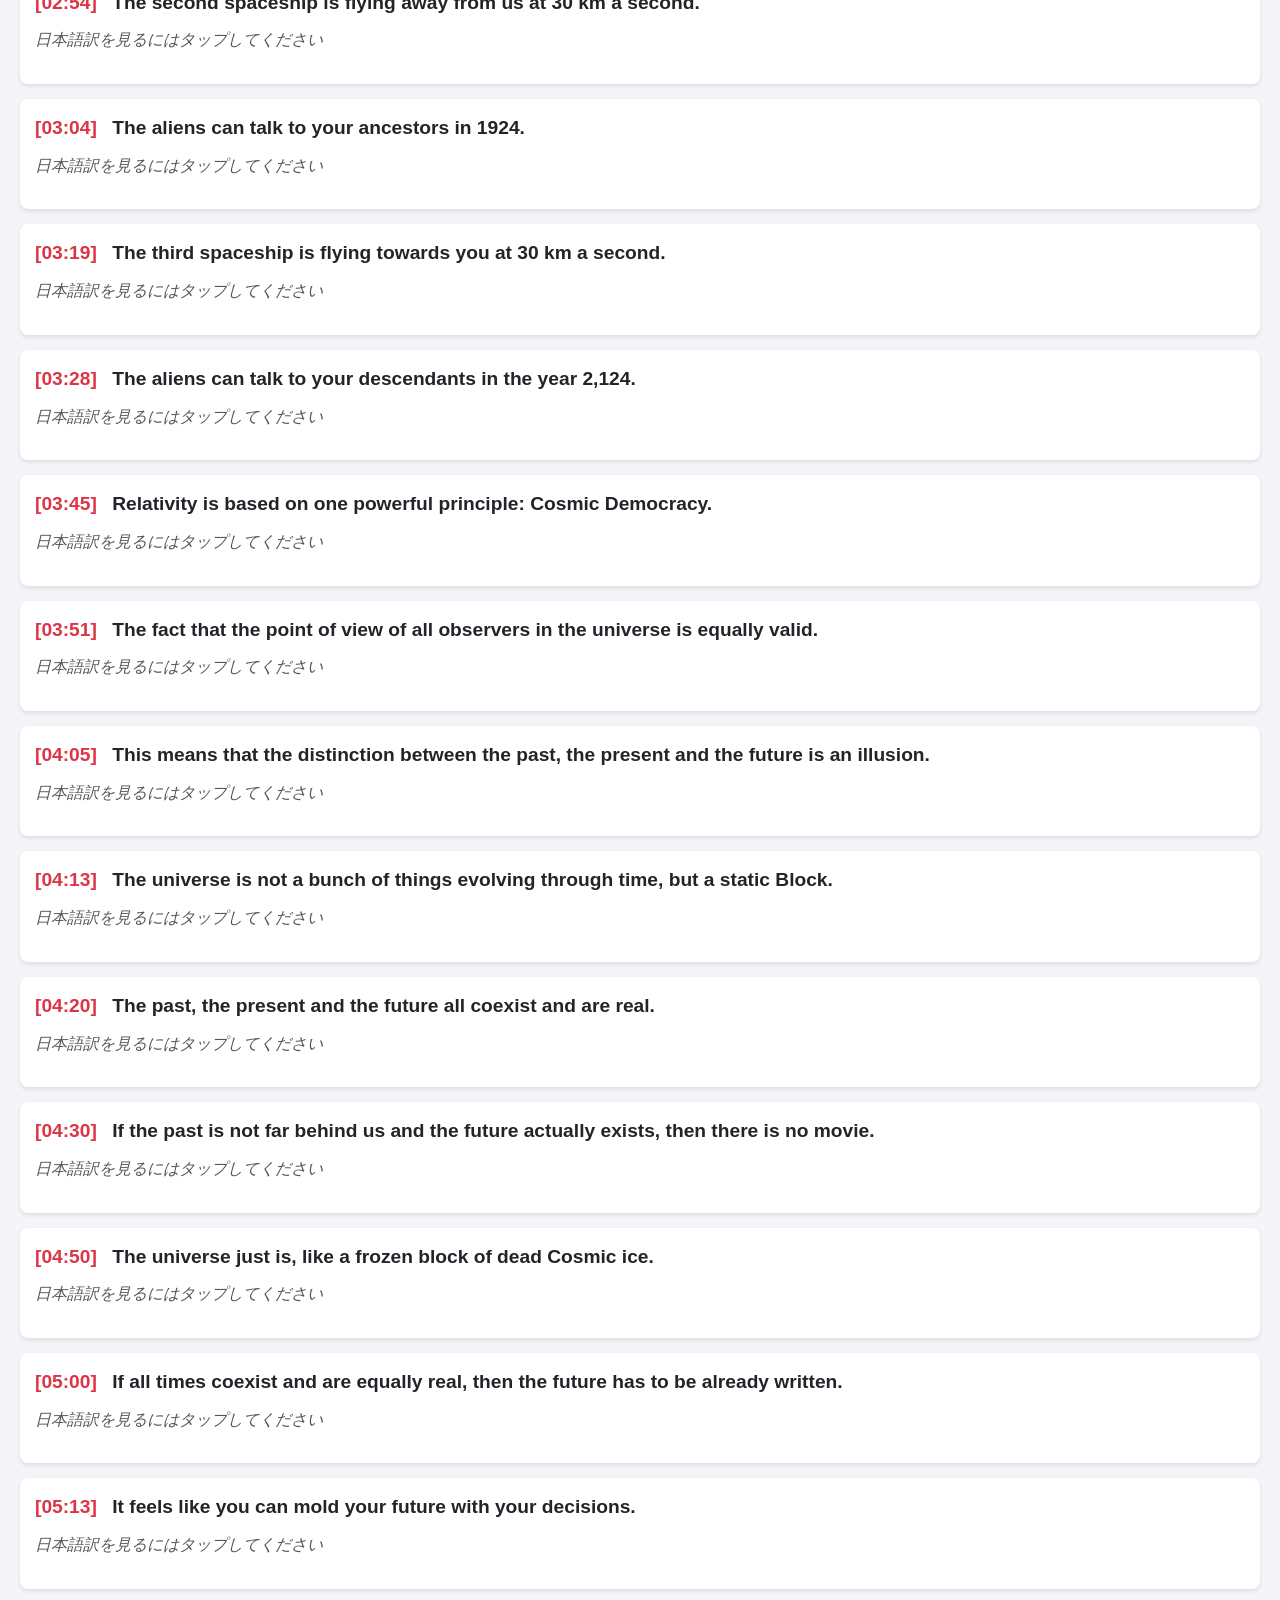
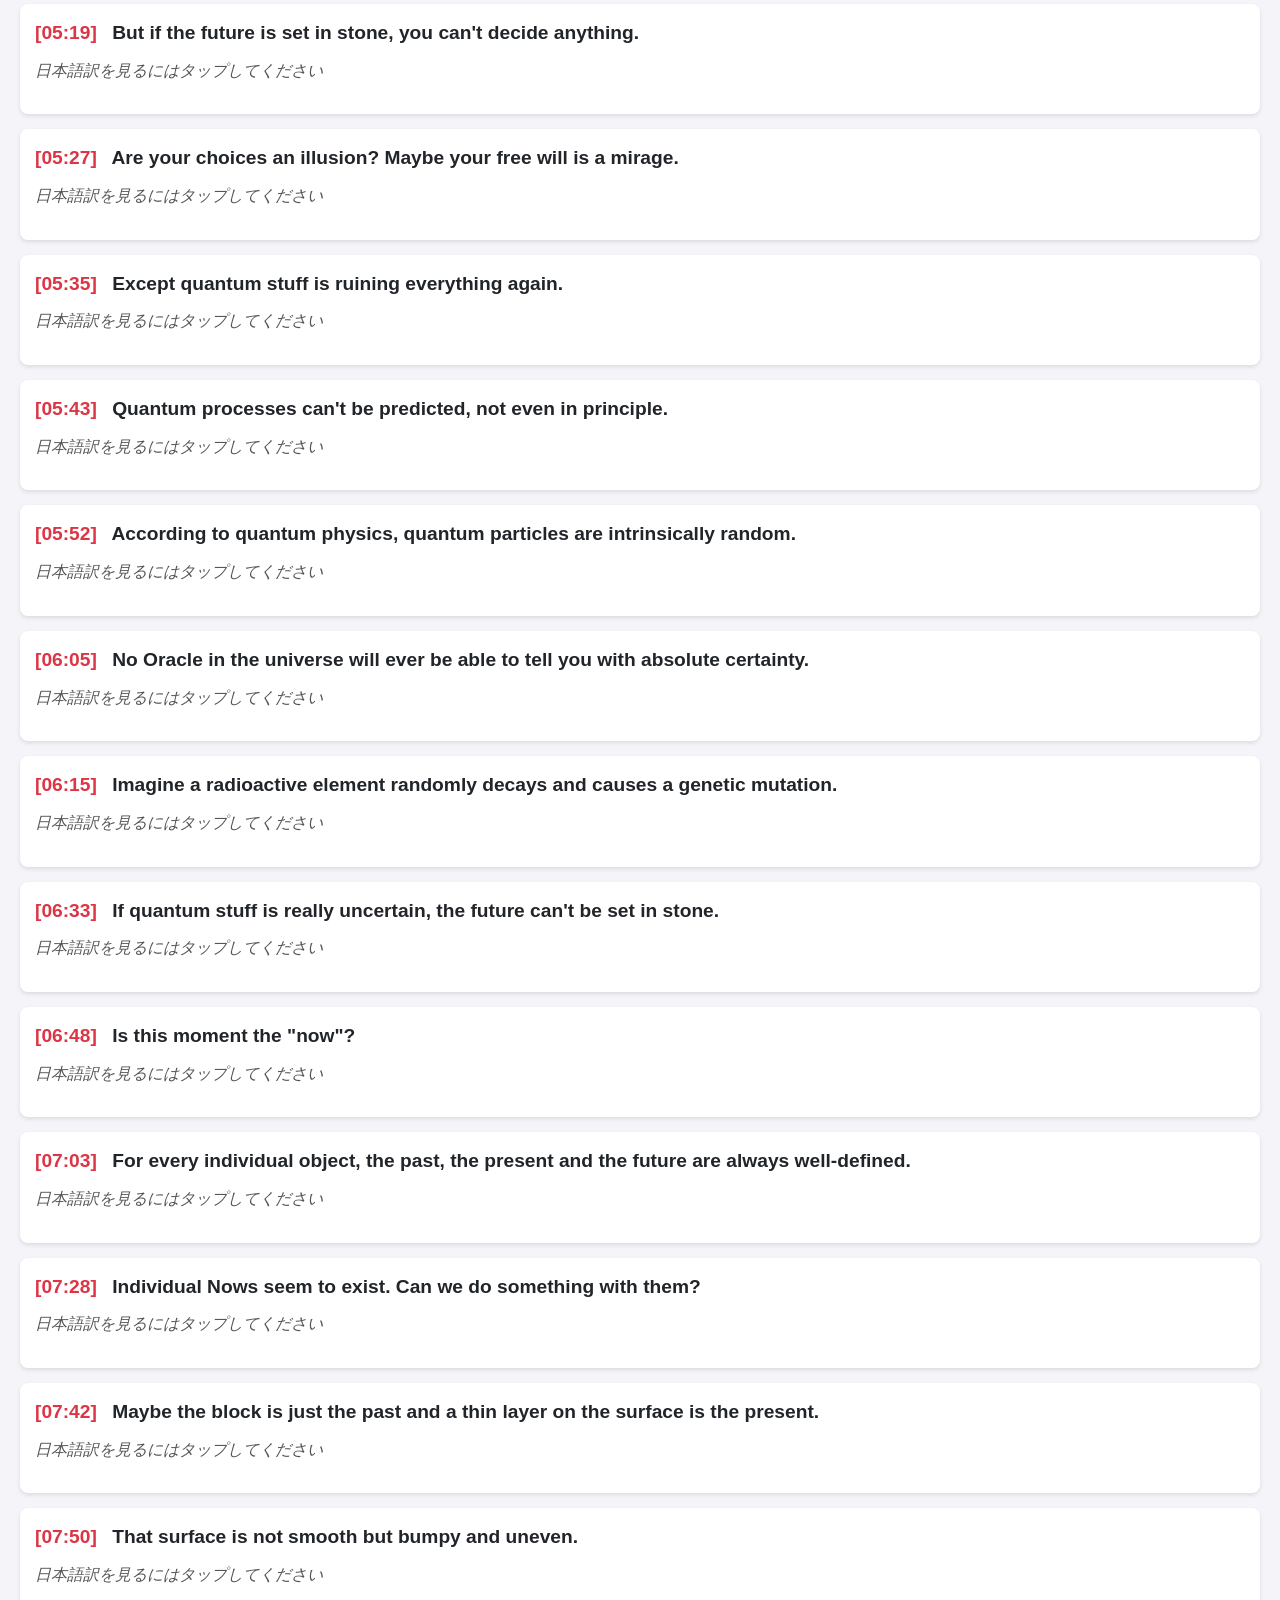
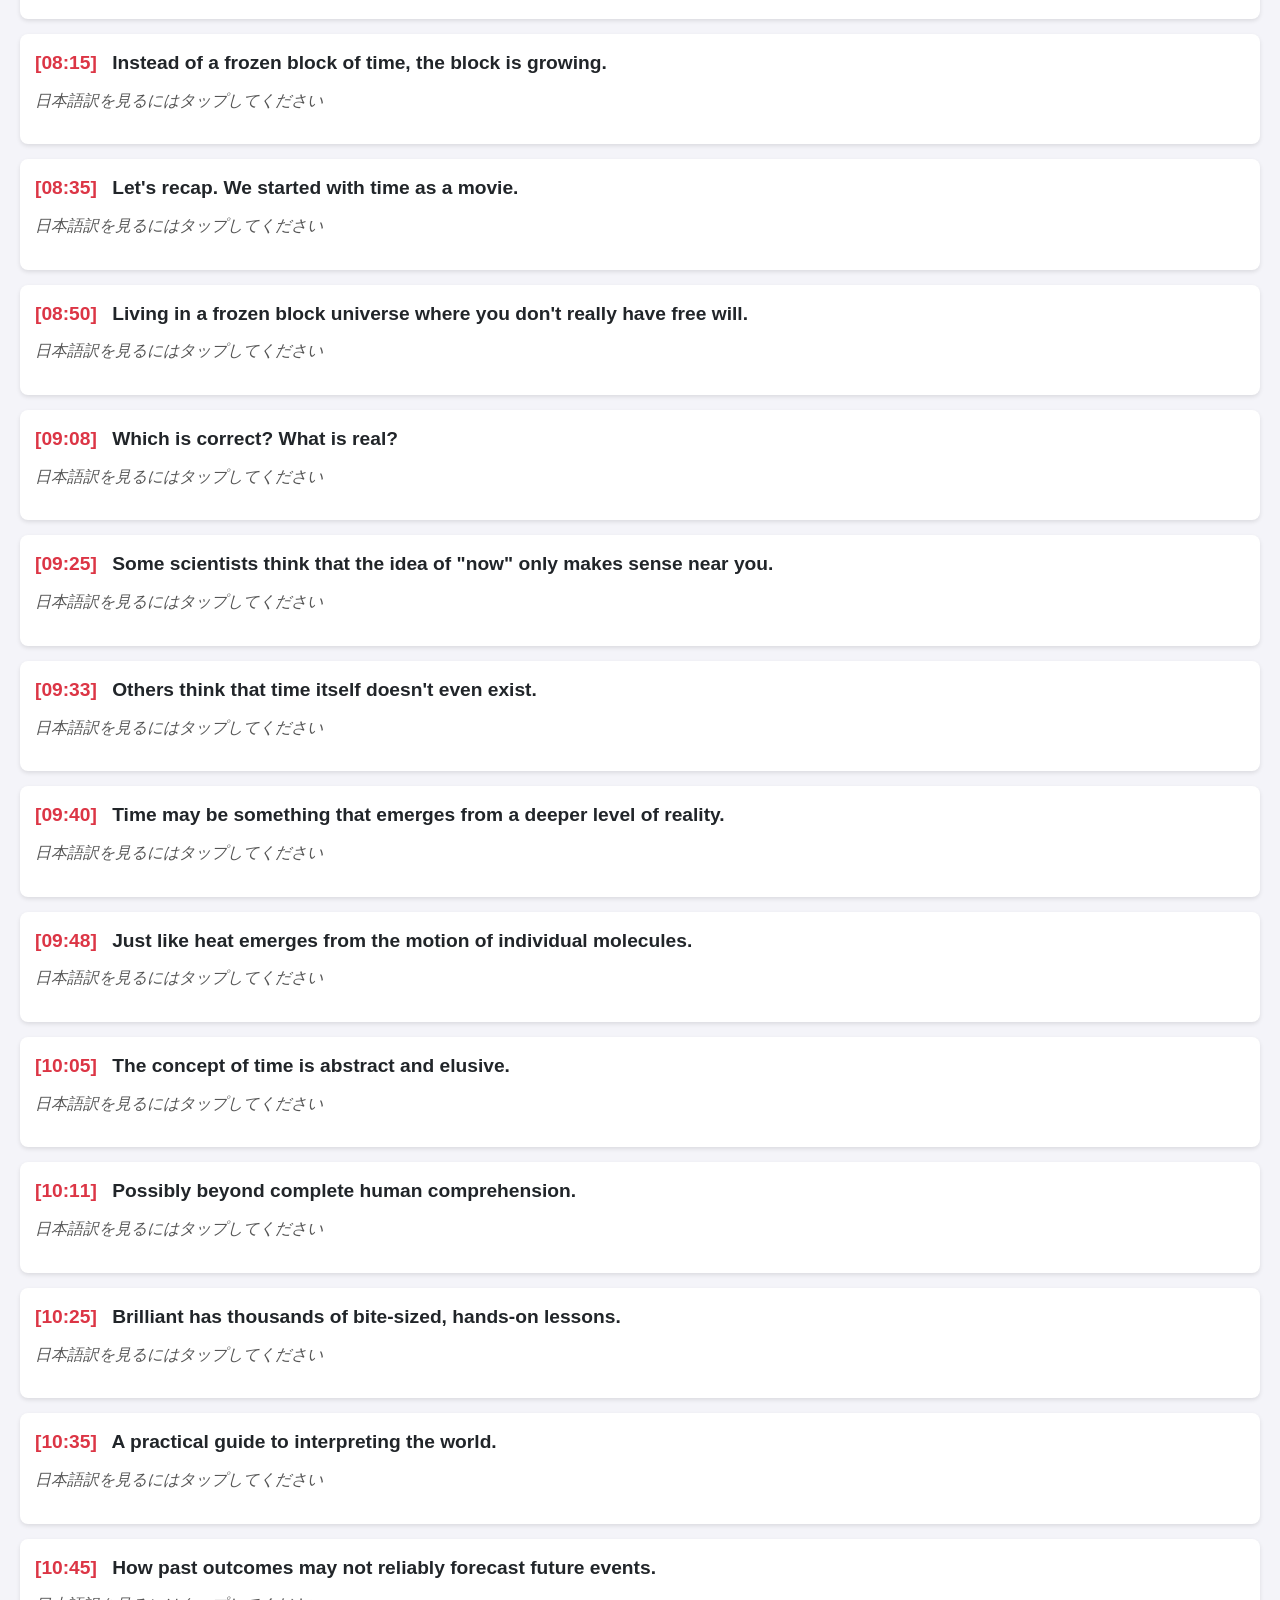
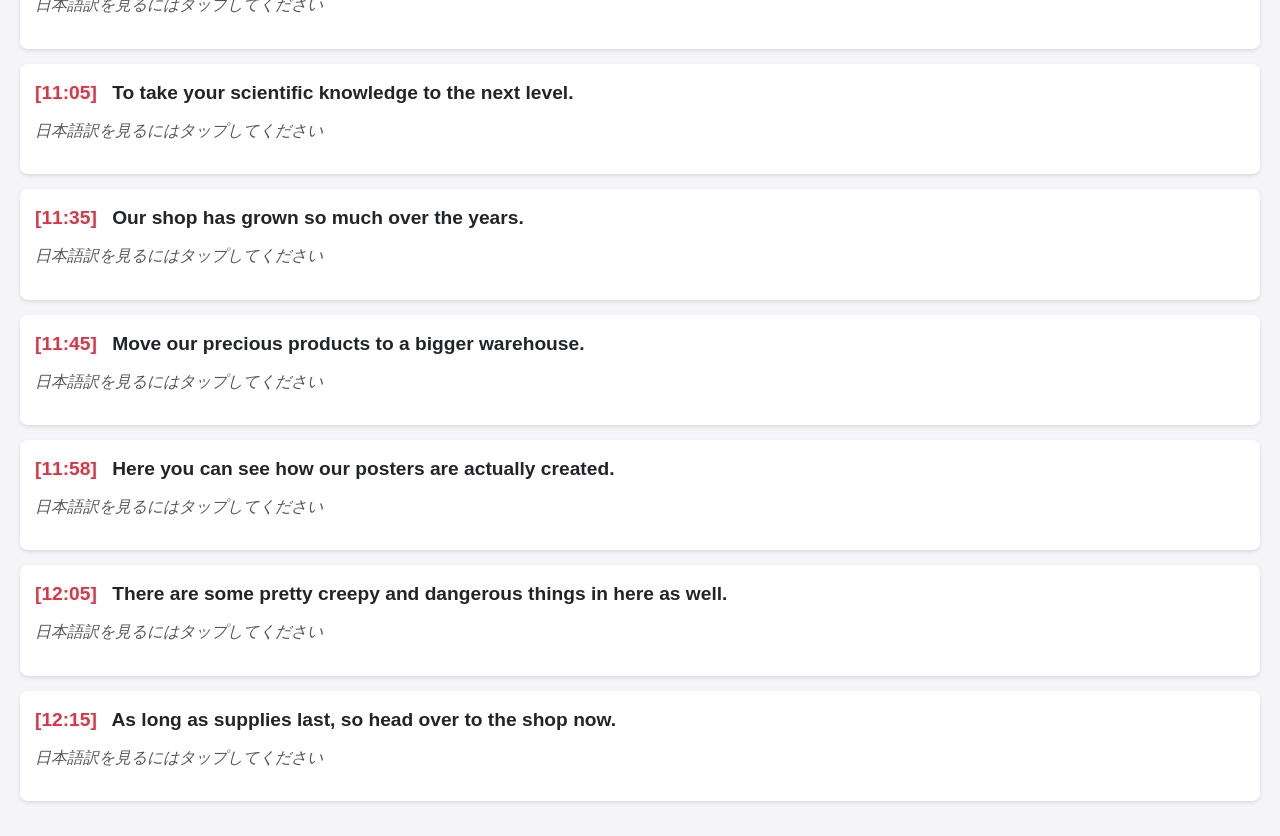
<file: videos/shadowing_Did The Future Already Happen?.html>
<!DOCTYPE html>
<html lang="ja">
<head>
    <meta charset="UTF-8">
    <meta name="viewport" content="width=device-width, initial-scale=1.0">
    <title>シャドーイング学習シート - Did The Future Already Happen?</title>
    <style>
        body {
            font-family: 'Helvetica Neue', Arial, sans-serif;
            background-color: #f4f4f9;
            color: #333;
            margin: 0;
            padding: 20px;
        }
        h1 {
            color: #007bff;
            font-size: 1.5em;
            border-bottom: 2px solid #007bff;
            padding-bottom: 5px;
            margin-bottom: 20px;
        }
        .video-container {
            position: relative;
            width: 100%;
            padding-bottom: 56.25%; 
            height: 0;
            margin-bottom: 20px;
        }
        .video-container iframe {
            position: absolute;
            top: 0;
            left: 0;
            width: 100%;
            height: 100%;
            border: none;
        }
        .sentence-block {
            background-color: #fff;
            padding: 15px;
            margin-bottom: 15px;
            border-radius: 8px;
            box-shadow: 0 2px 4px rgba(0, 0, 0, 0.1);
        }
        .english-sentence {
            font-size: 1.2em;
            font-weight: bold;
            line-height: 1.5;
            margin-top: 0;
            margin-bottom: 5px;
            color: #212529;
        }
        .timestamp {
            color: #dc3545;
            text-decoration: none;
            margin-right: 10px;
            font-weight: 700;
            cursor: pointer;
        }
        .timestamp:hover {
            text-decoration: underline;
        }
        .japanese-container {
            font-size: 1em;
            color: #555;
            line-height: 1.6;
            cursor: pointer;
            padding-top: 5px;
        }
        .translation {
            margin-top: 0;
            font-style: italic;
        }
        .vocab-list {
            display: block;
            margin-top: 5px;
            padding: 8px;
            background-color: #e9ecef;
            border-left: 4px solid #007bff;
            font-size: 0.9em;
            color: #333;
        }
        .hidden {
            display: none;
        }
    </style>
    
    <script>
        let player;
        function onYouTubeIframeAPIReady() {
            player = new YT.Player('youtube-player', {
                events: {
                    'onReady': onPlayerReady
                }
            });
        }
        
        function onPlayerReady(event) {
            console.log("YouTube Player is Ready!");
        }

        function getSeconds(timeStr) {
            const parts = timeStr.replace(/[\[\]]/g, '').split(':').map(Number);
            let seconds = 0;
            if (parts.length === 3) {
                seconds = parts[0] * 3600 + parts[1] * 60 + parts[2];
            } else if (parts.length === 2) {
                seconds = parts[0] * 60 + parts[1];
            }
            return seconds;
        }

        window.playAtTime = function(timeStr) {
            if (player && player.seekTo) {
                const seconds = getSeconds(timeStr);
                player.seekTo(seconds, true);
                player.playVideo();
            } else {
                alert("YouTubeプレーヤーが読み込まれていません。");
            }
        };

        window.toggleTranslation = function(element) {
            const translation = element.querySelector('.translation-content');
            translation.classList.toggle('hidden');
            const currentText = element.querySelector('.translation');
            if (translation.classList.contains('hidden')) {
                currentText.textContent = '日本語訳を見るにはタップしてください';
            } else {
                currentText.textContent = '日本語訳を隠すにはタップしてください';
            }
        };
        
        // 動画データ（全編網羅・高校レベル以上の語彙抽出）
        const data = [
            { time: '[00:01]', en: 'Do your past, present and future all exist right now?', jp: 'あなたの過去、現在、そして未来はすべて、今この瞬間に存在しているのでしょうか？', vocab: 'exist (存在する)' },
            { time: '[00:10]', en: 'Are you watching this video being born and lying on your deathbed at this very moment?', jp: '今この瞬間、あなたは動画を視聴しながら、同時に誕生し、死の床に伏しているのでしょうか？', vocab: 'deathbed (臨終の床)' },
            { time: '[00:18]', en: 'Surprisingly, the answer could be yes.', jp: '驚くべきことに、その答えは「イエス」かもしれません。', vocab: 'surprisingly (驚くべきことに)' },
            { time: '[00:20]', en: 'But how can that be? What does that even mean?', jp: 'しかし、どうしてそんなことがあり得るのでしょう？一体どういう意味なのでしょうか？', vocab: '' },
            { time: '[00:25]', en: 'How does time work? The Block Universe.', jp: '時間はどのように機能しているのか？「ブロック宇宙論」です。', vocab: 'Block Universe (ブロック宇宙)' },
            { time: '[00:28]', en: 'Imagine the universe like a child painting pictures on paper.', jp: '宇宙を、紙に絵を描く子供のように想像してみてください。', vocab: 'imagine (想像する)' },
            { time: '[00:30]', en: 'Each picture shows everything that\'s happening in the universe in a single moment.', jp: '一枚一枚の絵は、ある一瞬の宇宙で起きているすべての出来事を示しています。', vocab: 'single moment (単一の瞬間)' },
            { time: '[00:35]', en: 'With each new moment all kinds of things occur everywhere.', jp: '新しい瞬間が訪れるたびに、あらゆる場所でさまざまなことが起こります。', vocab: 'occur (起こる)' },
            { time: '[00:36]', en: 'People are born and die. Galactic Civilizations expand.', jp: '人が生まれ、死んでいく。銀河文明が拡大する。', vocab: 'galactic (銀河の), civilization (文明), expand (拡大する)' },
            { time: '[00:40]', en: 'You miss the bus and our universe kid makes a new picture that replaces the old one.', jp: 'あなたがバスを逃すと、宇宙の子供は古い絵を置き換える新しい絵を描きます。', vocab: 'replace (〜に取って代わる)' },
            { time: '[00:50]', en: 'In this way you get something like a movie.', jp: 'このようにして、映画のようなものが出来上がります。', vocab: '' },
            { time: '[00:52]', en: 'Only the moment we\'re in right now is real.', jp: '私たちが今いるこの瞬間だけが現実なのです。', vocab: '' },
            { time: '[00:55]', en: 'The past is what happened before now—it\'s gone.', jp: '過去は今の前に起こったことであり、もう消え去っています。', vocab: '' },
            { time: '[00:58]', en: 'The future is still to come and hasn\'t been drawn yet.', jp: '未来はこれから来るもので、まだ描かれていません。', vocab: '' },
            { time: '[01:05]', en: 'The past is far behind us, the future doesn\'t exist.', jp: '過去は遥か後ろにあり、未来は存在しません。', vocab: 'exist (存在する)' },
            { time: '[01:10]', en: 'But what if time is something else?', jp: 'しかし、もし時間が別の何かだとしたらどうでしょう？', vocab: '' },
            { time: '[01:15]', en: 'What if the universe kid has already finished all its drawings and stacks them on top of each other?', jp: 'もし宇宙の子供がすでにすべての絵を描き終えていて、それらを積み重ねているとしたら？', vocab: 'stack (積み重ねる)' },
            { time: '[01:21]', en: 'This way we get a block—a block of time that contains the whole history of the universe.', jp: 'こうして、宇宙の全歴史を含む時間の塊、つまり「ブロック」ができあがります。', vocab: 'contain (〜を含む), history (歴史)' },
            { time: '[01:28]', en: 'In this stack of moments the past, the present and the future are equally real and exist at the same time.', jp: 'この瞬間の積み重ねの中では、過去、現在、未来は等しく現実であり、同時に存在しています。', vocab: 'equally (等しく)' },
            { time: '[01:36]', en: 'This feels wrong.', jp: 'これは直感に反するように感じられます。', vocab: '' },
            { time: '[01:40]', en: 'The only things that we perceive as real are those things happening now.', jp: '私たちが現実だと認識しているのは、今起きていることだけです。', vocab: 'perceive (〜を認識する)' },
            { time: '[01:44]', en: 'The problem is that according to the theory of relativity they kind of have to be.', jp: '問題は、相対性理論によれば、過去も未来も現実でなければならないという点です。', vocab: 'according to (〜によれば), theory of relativity (相対性理論)' },
            { time: '[01:50]', en: 'Relativity says that time and space are not separated but one connected space-time.', jp: '相対性理論は、時間と空間は分離しておらず、接続された一つの「時空」であると説いています。', vocab: 'separate (分離する), connected (接続された), space-time (時空)' },
            { time: '[01:58]', en: 'When you move through space, you\'re also moving through the block.', jp: 'あなたが空間を移動するとき、あなたはこのブロックの中をも移動しているのです。', vocab: '' },
            { time: '[02:04]', en: 'This means time passes differently for different people depending on how they move.', jp: 'つまり、どのように移動するかに応じて、人によって時間の進み方が異なるということです。', vocab: 'depending on (〜に応じて)' },
            { time: '[02:11]', en: 'And this also means that what someone perceives as "now" is a certain cut along the block.', jp: 'また、誰かが「今」として認識するものは、ブロックに沿った特定の切り口であることも意味します。', vocab: 'certain (特定の)' },
            { time: '[02:19]', en: 'So what you think is "Now" is really only your now.', jp: 'したがって、あなたが「今」だと思っているのは、実際には「あなたの今」に過ぎません。', vocab: '' },
            { time: '[02:24]', en: 'There are many different Nows in the universe and all of them are equally real.', jp: '宇宙には多くの異なる「今」が存在し、そのすべてが等しく現実なのです。', vocab: '' },
            { time: '[02:30]', en: 'This also means there\'s no Universal past or future.', jp: 'これはまた、普遍的な過去や未来というものは存在しないことも意味します。', vocab: 'universal (普遍的な)' },
            { time: '[02:37]', en: 'Imagine three alien spaceships a million light years away.', jp: '100万光年離れたところにある3つのエイリアンの宇宙船を想像してください。', vocab: 'light year (光年)' },
            { time: '[02:45]', en: 'The first one just hovers in space, not moving relative to you.', jp: '1つ目は宇宙に浮遊しており、あなたに対して相対的に動いていません。', vocab: 'hover (空中に停止する), relative to (〜に対して相対的な)' },
            { time: '[02:54]', en: 'The second spaceship is flying away from us at 30 km a second.', jp: '2つ目の宇宙船は、秒速30キロで私たちから遠ざかっています。', vocab: '' },
            { time: '[03:04]', en: 'The aliens can talk to your ancestors in 1924.', jp: 'そのエイリアンたちは、1924年に生きるあなたの先祖と話すことができます。', vocab: 'ancestor (先祖)' },
            { time: '[03:19]', en: 'The third spaceship is flying towards you at 30 km a second.', jp: '3つ目の宇宙船は秒速30キロであなたに向かって飛んできています。', vocab: '' },
            { time: '[03:28]', en: 'The aliens can talk to your descendants in the year 2,124.', jp: 'そのエイリアンたちは、2124年に生きるあなたの末裔と話すことができます。', vocab: 'descendant (子孫)' },
            { time: '[03:45]', en: 'Relativity is based on one powerful principle: Cosmic Democracy.', jp: '相対性理論は一つの強力な原則に基づいています：宇宙民主主義です。', vocab: 'principle (原則), democracy (民主主義)' },
            { time: '[03:51]', en: 'The fact that the point of view of all observers in the universe is equally valid.', jp: '宇宙のすべての観測者の視点は等しく有効であるという事実です。', vocab: 'observer (観測者), valid (有効な)' },
            { time: '[04:05]', en: 'This means that the distinction between the past, the present and the future is an illusion.', jp: 'これは、過去、現在、未来の区別は幻想であることを意味します。', vocab: 'distinction (区別), illusion (幻想)' },
            { time: '[04:13]', en: 'The universe is not a bunch of things evolving through time, but a static Block.', jp: '宇宙は時間とともに進化する物事の集まりではなく、静止した「ブロック」なのです。', vocab: 'evolve (進化する), static (静的な)' },
            { time: '[04:20]', en: 'The past, the present and the future all coexist and are real.', jp: '過去、現在、未来がすべて共存しており、現実なのです。', vocab: 'coexist (共存する)' },
            { time: '[04:30]', en: 'If the past is not far behind us and the future actually exists, then there is no movie.', jp: 'もし過去が置き去りにされたものではなく、未来が実際に存在するなら、映画のような時間の流れはありません。', vocab: '' },
            { time: '[04:50]', en: 'The universe just is, like a frozen block of dead Cosmic ice.', jp: '宇宙はただ存在している、凍りついた死んだ宇宙の氷のブロックのようなものです。', vocab: 'frozen (凍った)' },
            { time: '[05:00]', en: 'If all times coexist and are equally real, then the future has to be already written.', jp: 'すべての時間が共存し等しく現実なら、未来はすでに書かれているに違いありません。', vocab: '' },
            { time: '[05:13]', en: 'It feels like you can mold your future with your decisions.', jp: '自分の決断で未来を形作れるように感じられますが。', vocab: 'mold (〜を形作る)' },
            { time: '[05:19]', en: 'But if the future is set in stone, you can\'t decide anything.', jp: 'しかし、もし未来が確定（石に刻まれて）しているなら、何も決めることはできません。', vocab: 'set in stone (確定して、変えられない)' },
            { time: '[05:27]', en: 'Are your choices an illusion? Maybe your free will is a mirage.', jp: 'あなたの選択は幻想なのでしょうか？自由意志は蜃気楼かもしれません。', vocab: 'free will (自由意志), mirage (蜃気楼)' },
            { time: '[05:35]', en: 'Except quantum stuff is ruining everything again.', jp: 'ただし、量子論的な事象がまたすべてを台無しにしています。', vocab: 'quantum (量子の), ruin (台無しにする)' },
            { time: '[05:43]', en: 'Quantum processes can\'t be predicted, not even in principle.', jp: '量子プロセスは、原理的にさえ予測不可能です。', vocab: 'predict (予測する), in principle (原則として)' },
            { time: '[05:52]', en: 'According to quantum physics, quantum particles are intrinsically random.', jp: '量子物理学によれば、量子粒子は本質的にランダムです。', vocab: 'intrinsically (本質的に), random (無作為な)' },
            { time: '[06:05]', en: 'No Oracle in the universe will ever be able to tell you with absolute certainty.', jp: '宇宙のどんな預言者も、絶対的な確信を持って教えることはできないでしょう。', vocab: 'oracle (神託、預言者), absolute certainty (絶対的な確信)' },
            { time: '[06:15]', en: 'Imagine a radioactive element randomly decays and causes a genetic mutation.', jp: '放射性元素がランダムに崩壊し、遺伝子の突然変異を引き起こすと想像してください。', vocab: 'radioactive (放射性の), decay (崩壊する), genetic mutation (遺伝子突然変異)' },
            { time: '[06:33]', en: 'If quantum stuff is really uncertain, the future can\'t be set in stone.', jp: '量子事象が本当に不確実なら、未来を確定させることはできません。', vocab: 'uncertain (不確実な)' },
            { time: '[06:48]', en: 'Is this moment the "now"?', jp: 'その瞬間こそが「今」なのでしょうか？', vocab: '' },
            { time: '[07:03]', en: 'For every individual object, the past, the present and the future are always well-defined.', jp: '個々の物体にとって、過去、現在、未来は常に明確に定義されています。', vocab: 'individual (個々の), well-defined (明確に定義された)' },
            { time: '[07:28]', en: 'Individual Nows seem to exist. Can we do something with them?', jp: '個別の「今」が存在するようです。それを使って何かできるでしょうか？', vocab: '' },
            { time: '[07:42]', en: 'Maybe the block is just the past and a thin layer on the surface is the present.', jp: 'おそらくブロックは過去だけで、表面の薄い層が現在なのかもしれません。', vocab: 'layer (層), surface (表面)' },
            { time: '[07:50]', en: 'That surface is not smooth but bumpy and uneven.', jp: 'その表面は滑らかではなく、でこぼこで不均一です。', vocab: 'smooth (滑らかな), bumpy (でこぼこの), uneven (不均一な)' },
            { time: '[08:15]', en: 'Instead of a frozen block of time, the block is growing.', jp: '凍りついた時間のブロックではなく、ブロックは成長しているのです。', vocab: '' },
            { time: '[08:35]', en: 'Let\'s recap. We started with time as a movie.', jp: '要約しましょう。最初は、時間を映画のようなものとして捉えました。', vocab: 'recap (要約する)' },
            { time: '[08:50]', en: 'Living in a frozen block universe where you don\'t really have free will.', jp: '自由意志を持たない、凍結したブロック宇宙に住んでいる可能性。', vocab: '' },
            { time: '[09:08]', en: 'Which is correct? What is real?', jp: 'どちらが正しいのでしょう？何が現実なのでしょうか？', vocab: '' },
            { time: '[09:25]', en: 'Some scientists think that the idea of "now" only makes sense near you.', jp: '一部の科学者は、「今」という概念はあなたの近くでしか意味をなさないと考えています。', vocab: '' },
            { time: '[09:33]', en: 'Others think that time itself doesn\'t even exist.', jp: 'また別の人は、時間そのものが存在しないと考えています。', vocab: '' },
            { time: '[09:40]', en: 'Time may be something that emerges from a deeper level of reality.', jp: '時間は、現実のより深いレベルから出現するものかもしれません。', vocab: 'emerge (出現する、現れる), reality (現実)' },
            { time: '[09:48]', en: 'Just like heat emerges from the motion of individual molecules.', jp: '熱が個々の分子の運動から生じるのと同じように。', vocab: 'molecule (分子)' },
            { time: '[10:05]', en: 'The concept of time is abstract and elusive.', jp: '時間の概念は抽象的で捉えどころのないものです。', vocab: 'abstract (抽象的な), elusive (捉えどころのない)' },
            { time: '[10:11]', en: 'Possibly beyond complete human comprehension.', jp: 'おそらく、人類の完全な理解を超えています。', vocab: 'comprehension (理解)' },
            { time: '[10:25]', en: 'Brilliant has thousands of bite-sized, hands-on lessons.', jp: 'Brilliantには、数千の短く、実践的なレッスンがあります。', vocab: 'bite-sized (一口サイズの、短い), hands-on (実践的な)' },
            { time: '[10:35]', en: 'A practical guide to interpreting the world.', jp: '世界を解釈するための実践的なガイド。', vocab: 'practical (実践的な), interpret (解釈する)' },
            { time: '[10:45]', en: 'How past outcomes may not reliably forecast future events.', jp: '過去の結果が必ずしも未来の出来事を確実に予測するわけではないこと。', vocab: 'outcome (結果), reliably (確実に), forecast (予測する)' },
            { time: '[11:05]', en: 'To take your scientific knowledge to the next level.', jp: 'あなたの科学的知識を次のレベルへと引き上げるために。', vocab: '' },
            { time: '[11:35]', en: 'Our shop has grown so much over the years.', jp: '私たちのショップは、長年にわたって大きく成長しました。', vocab: '' },
            { time: '[11:45]', en: 'Move our precious products to a bigger warehouse.', jp: '私たちの貴重な製品を、より大きな倉庫へ移動させる。', vocab: 'precious (貴重な), warehouse (倉庫)' },
            { time: '[11:58]', en: 'Here you can see how our posters are actually created.', jp: 'ここでは、私たちのポスターが実際にどのように作られているかを見ることができます。', vocab: '' },
            { time: '[12:05]', en: 'There are some pretty creepy and dangerous things in here as well.', jp: 'ここには、かなり不気味で危険なものもいくつかあります。', vocab: 'creepy (不気味な)' },
            { time: '[12:15]', en: 'As long as supplies last, so head over to the shop now.', jp: '在庫がある限りですので、今すぐショップへ向かってください。', vocab: 'supply (在庫、供給品)' }
        ];

        document.addEventListener('DOMContentLoaded', () => {
            const container = document.getElementById('shadowing-container');
            const videoContainer = document.getElementById('video-placeholder');
            const originUrl = 'https://cijb-7724.github.io'; 
            const videoId = 'wwSzpaTHyS8'; 
            
            videoContainer.innerHTML = `
                <iframe id="youtube-player" src="https://www.youtube.com/embed/${videoId}?enablejsapi=1&origin=${originUrl}&modestbranding=1" allow="autoplay; encrypted-media" allowfullscreen></iframe>
            `;

            data.forEach(item => {
                const block = document.createElement('div');
                block.className = 'sentence-block';
                block.innerHTML = `
                    <p class="english-sentence">
                        <span class="timestamp" onclick="playAtTime('${item.time}')">${item.time}</span> ${item.en}
                    </p>
                    <div class="japanese-container" onclick="toggleTranslation(this)">
                        <p class="translation">日本語訳を見るにはタップしてください</p>
                        <div class="translation-content hidden">
                            <p class="translation">${item.jp}</p>
                            ${item.vocab ? `<span class="vocab-list">語彙: ${item.vocab}</span>` : ''}
                        </div>
                    </div>
                `;
                container.appendChild(block);
            });
            
            const tag = document.createElement('script');
            tag.src = "https://www.youtube.com/iframe_api";
            const firstScriptTag = document.getElementsByTagName('script')[0];
            firstScriptTag.parentNode.insertBefore(tag, firstScriptTag);
        });
    </script>
</head>
<body>
    <h1>全編対応シャドーイング学習シート</h1>
    <p>動画: Did The Future Already Happen? - The Paradox of Time</p>
    <p>💡 操作: 各文の赤いタイムスタンプ [MM:SS] をタップすると、その1秒前から再生を開始します。</p>
    
    <div class="video-container" id="video-placeholder"></div>
    <div id="shadowing-container"></div>
</body>
</html>
</file>
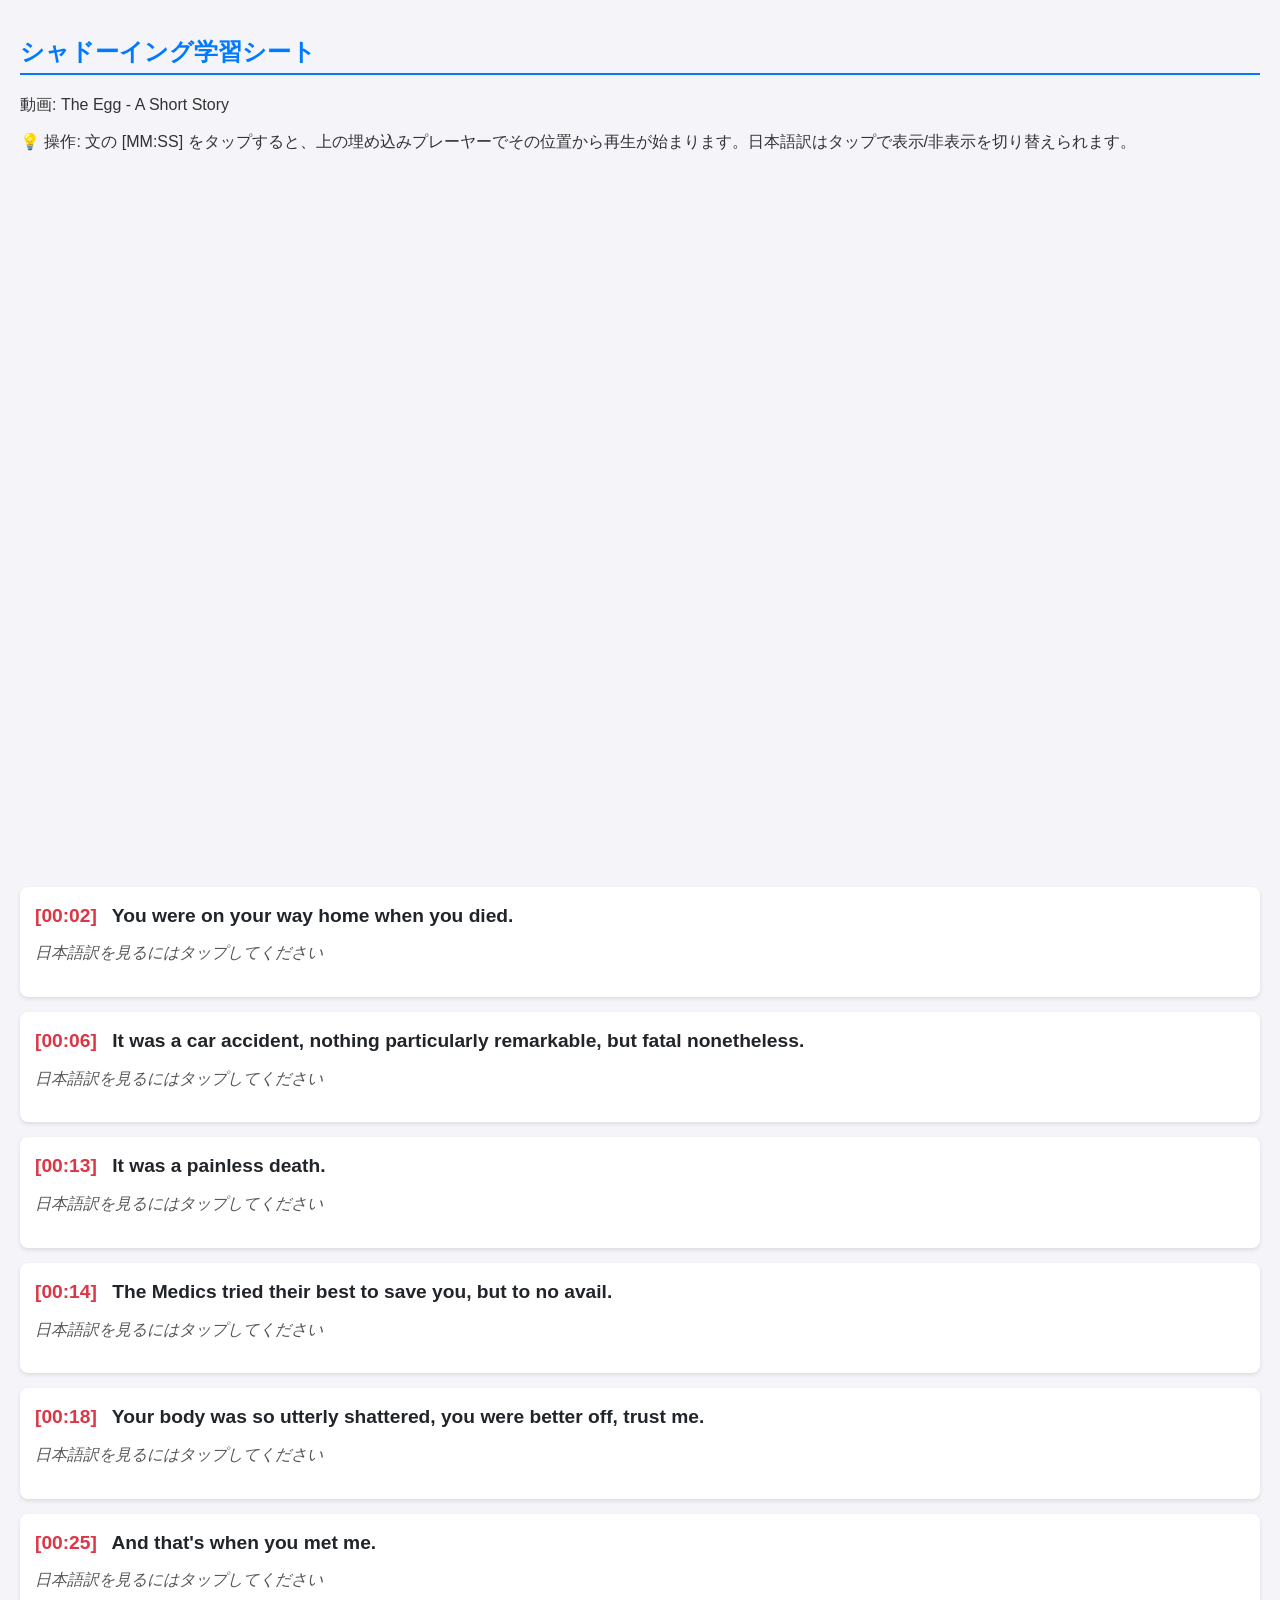
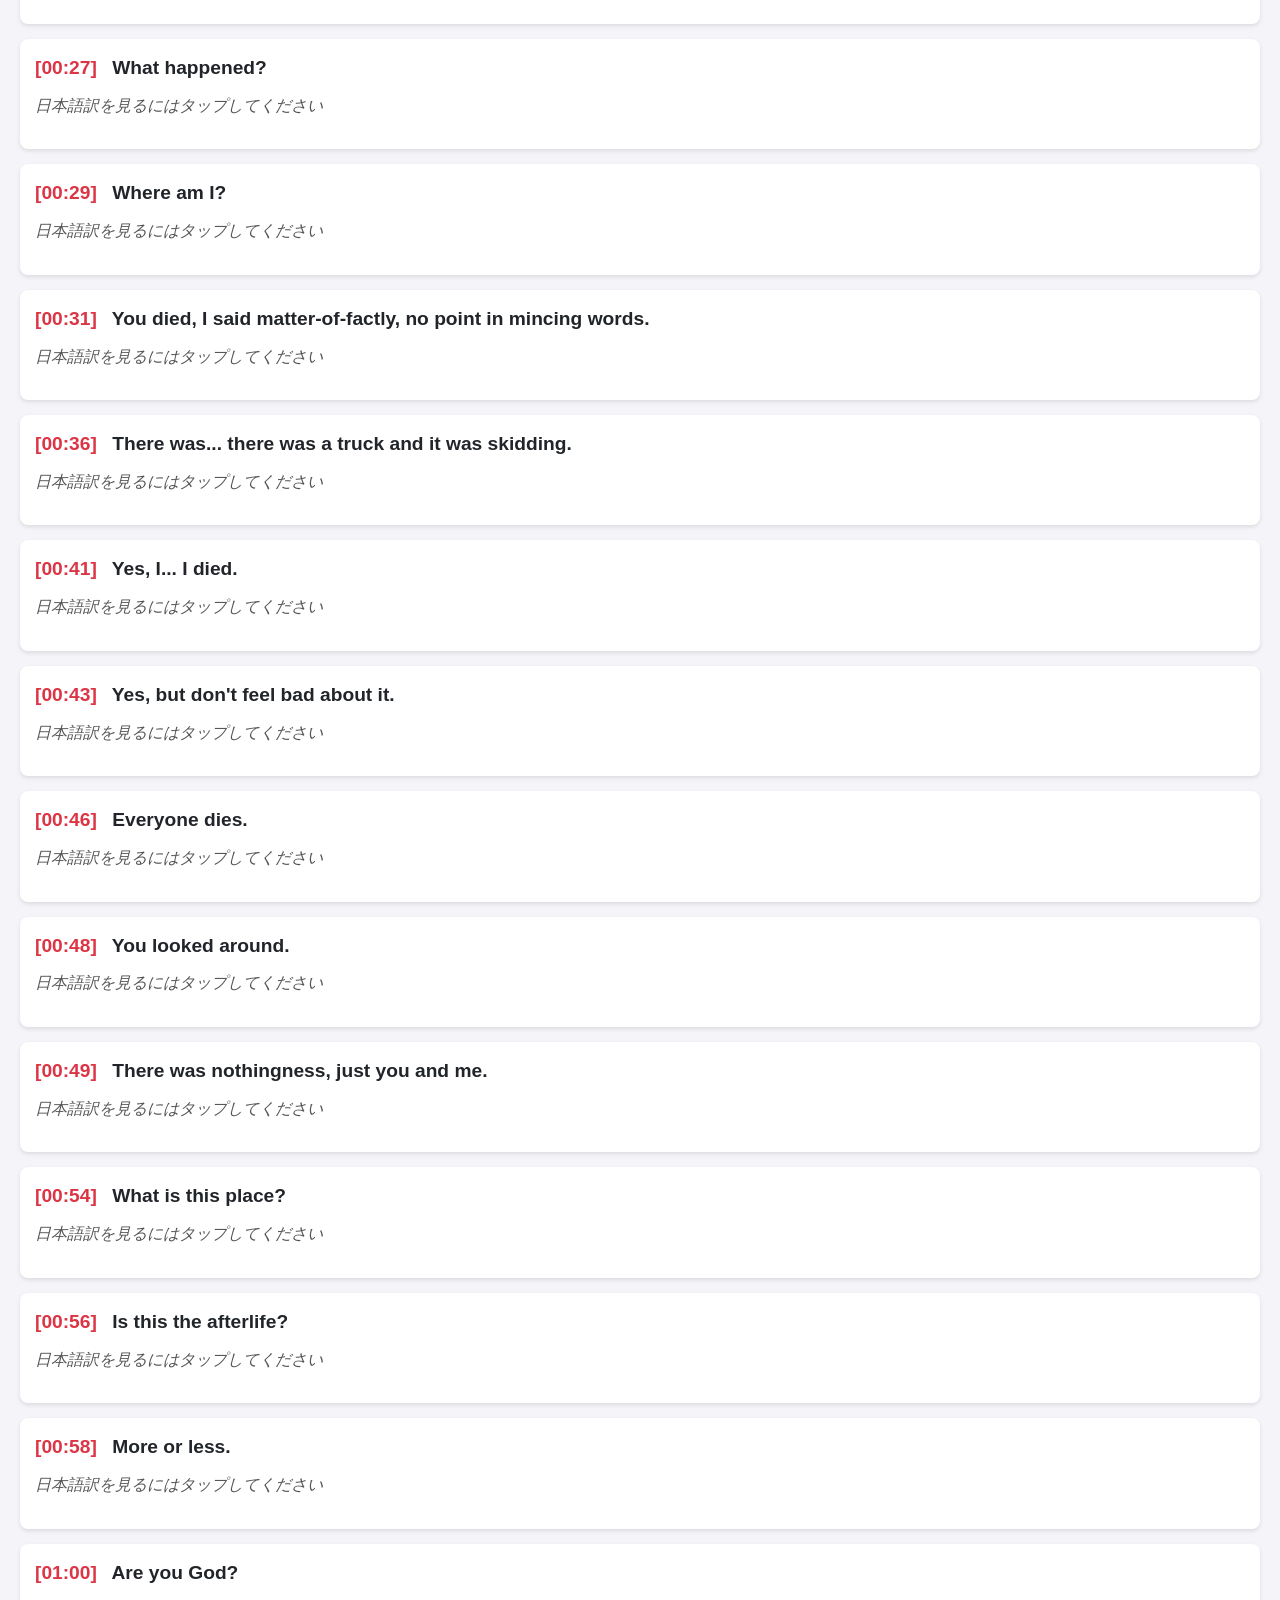
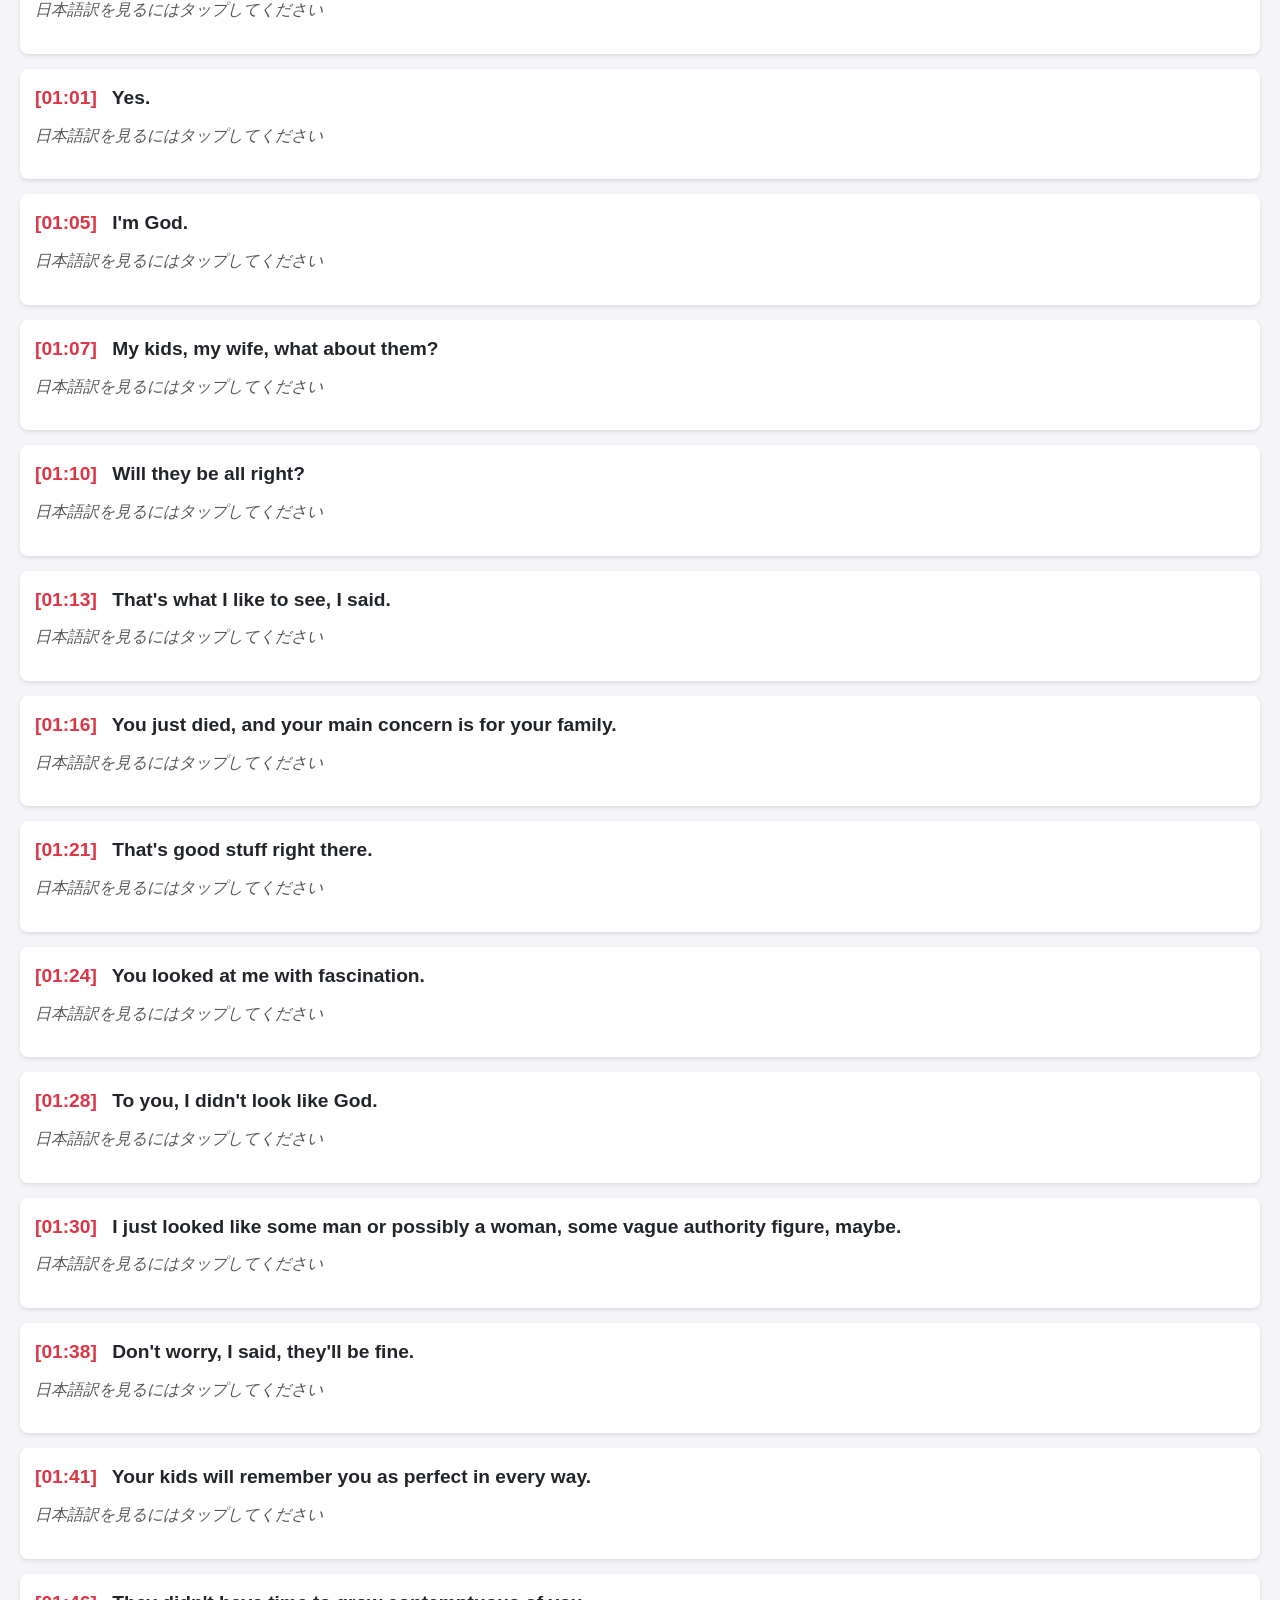
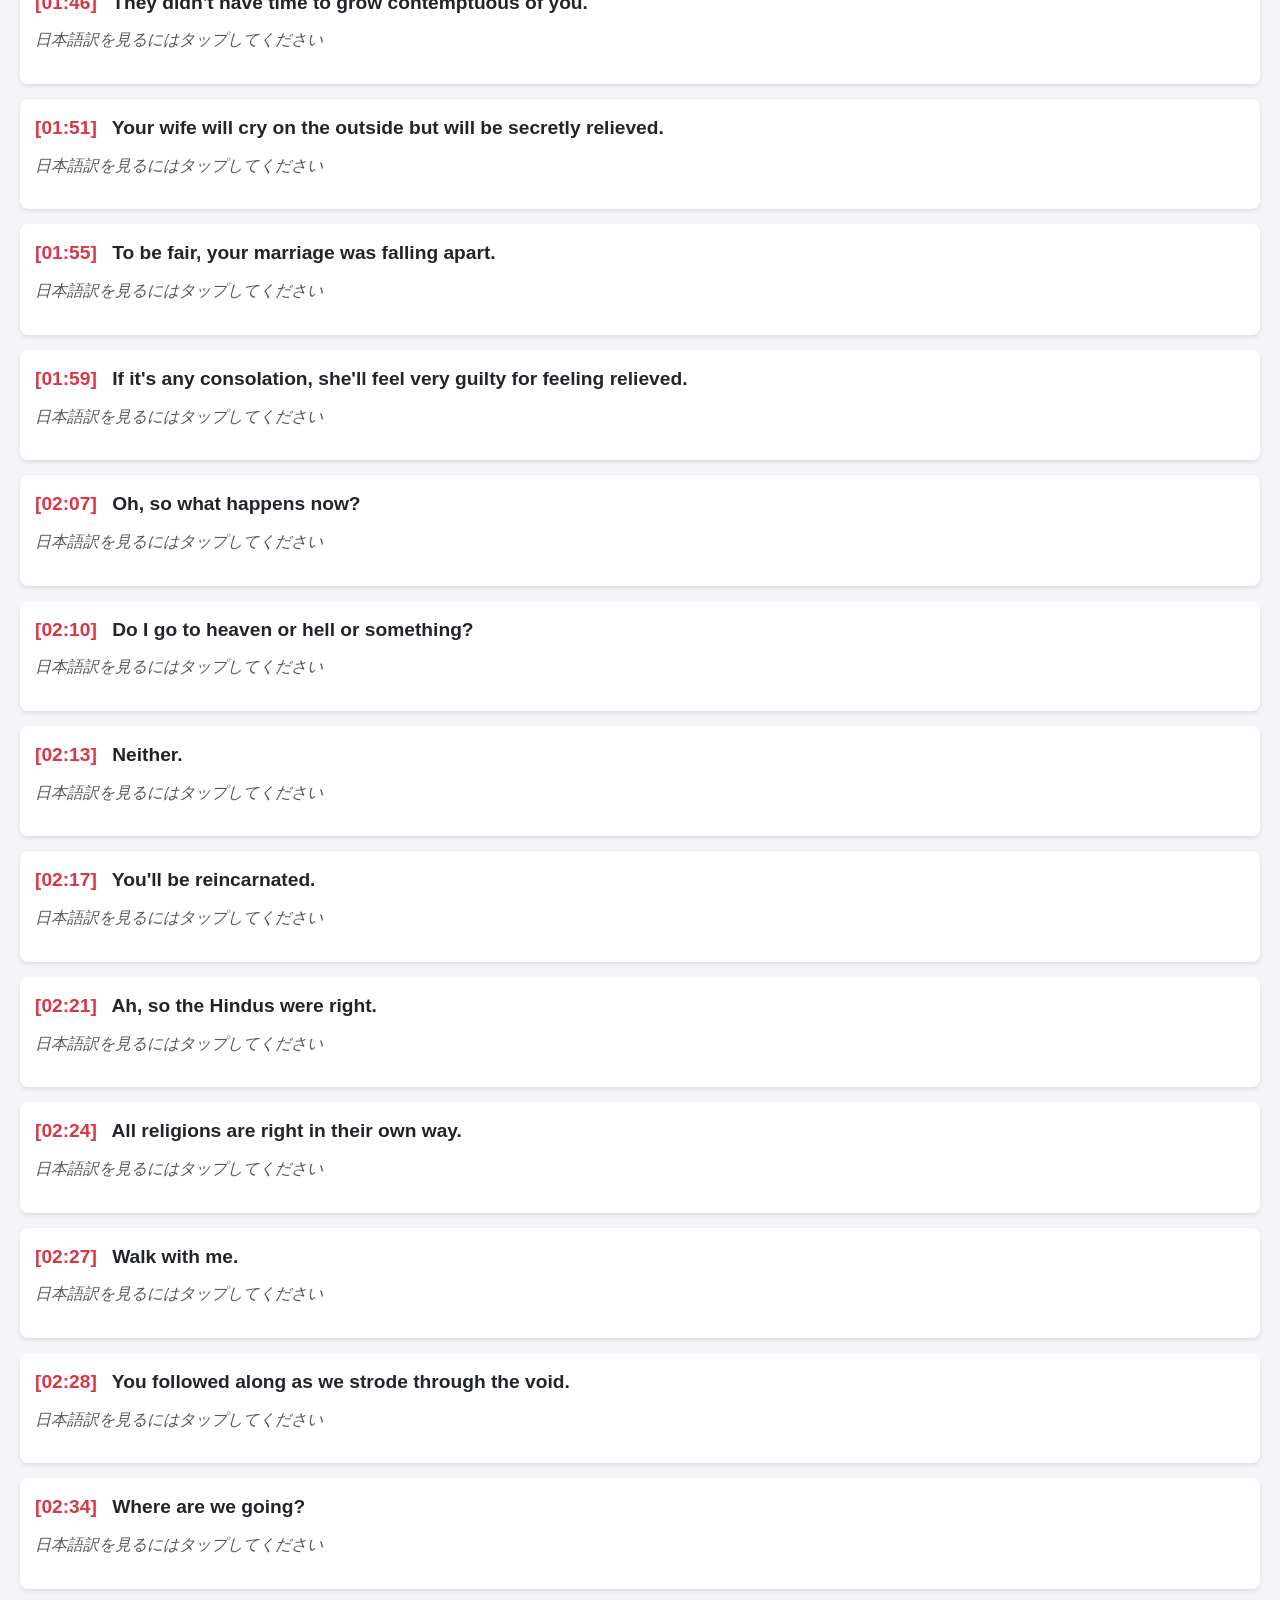
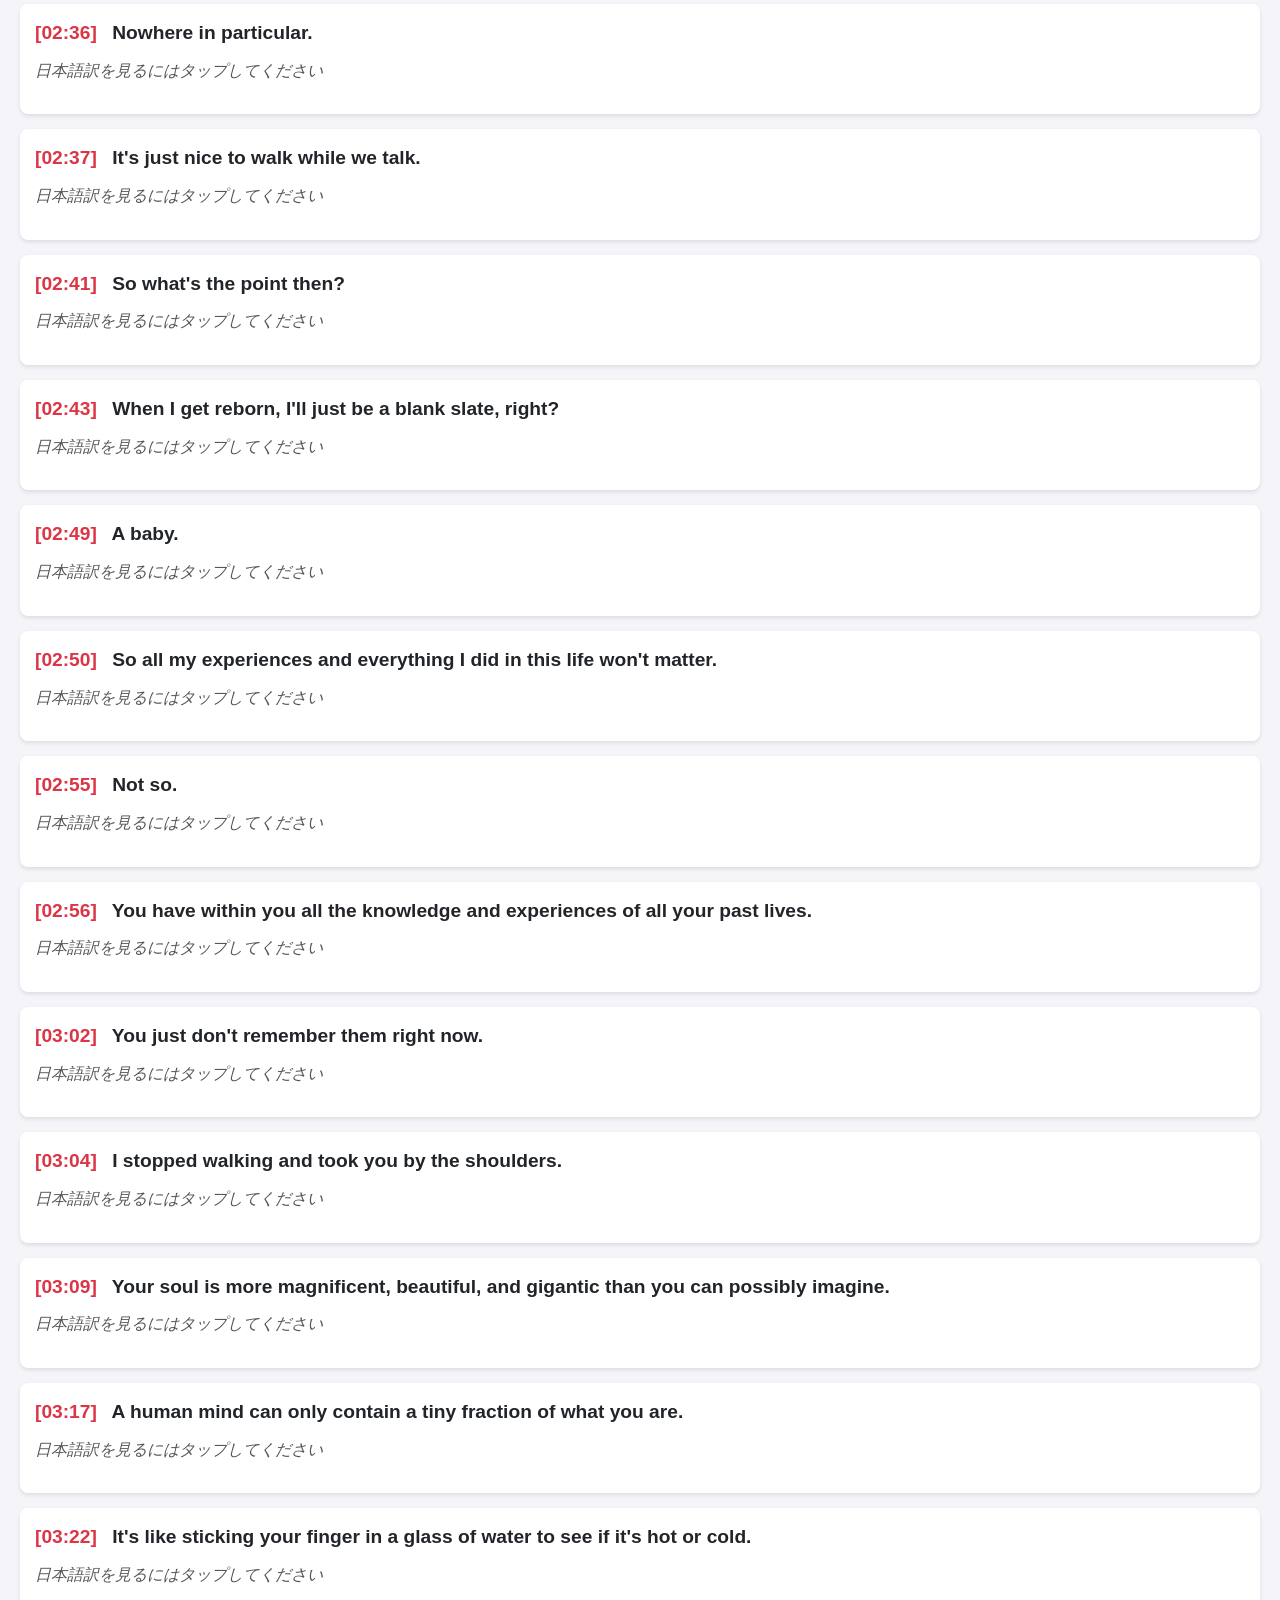
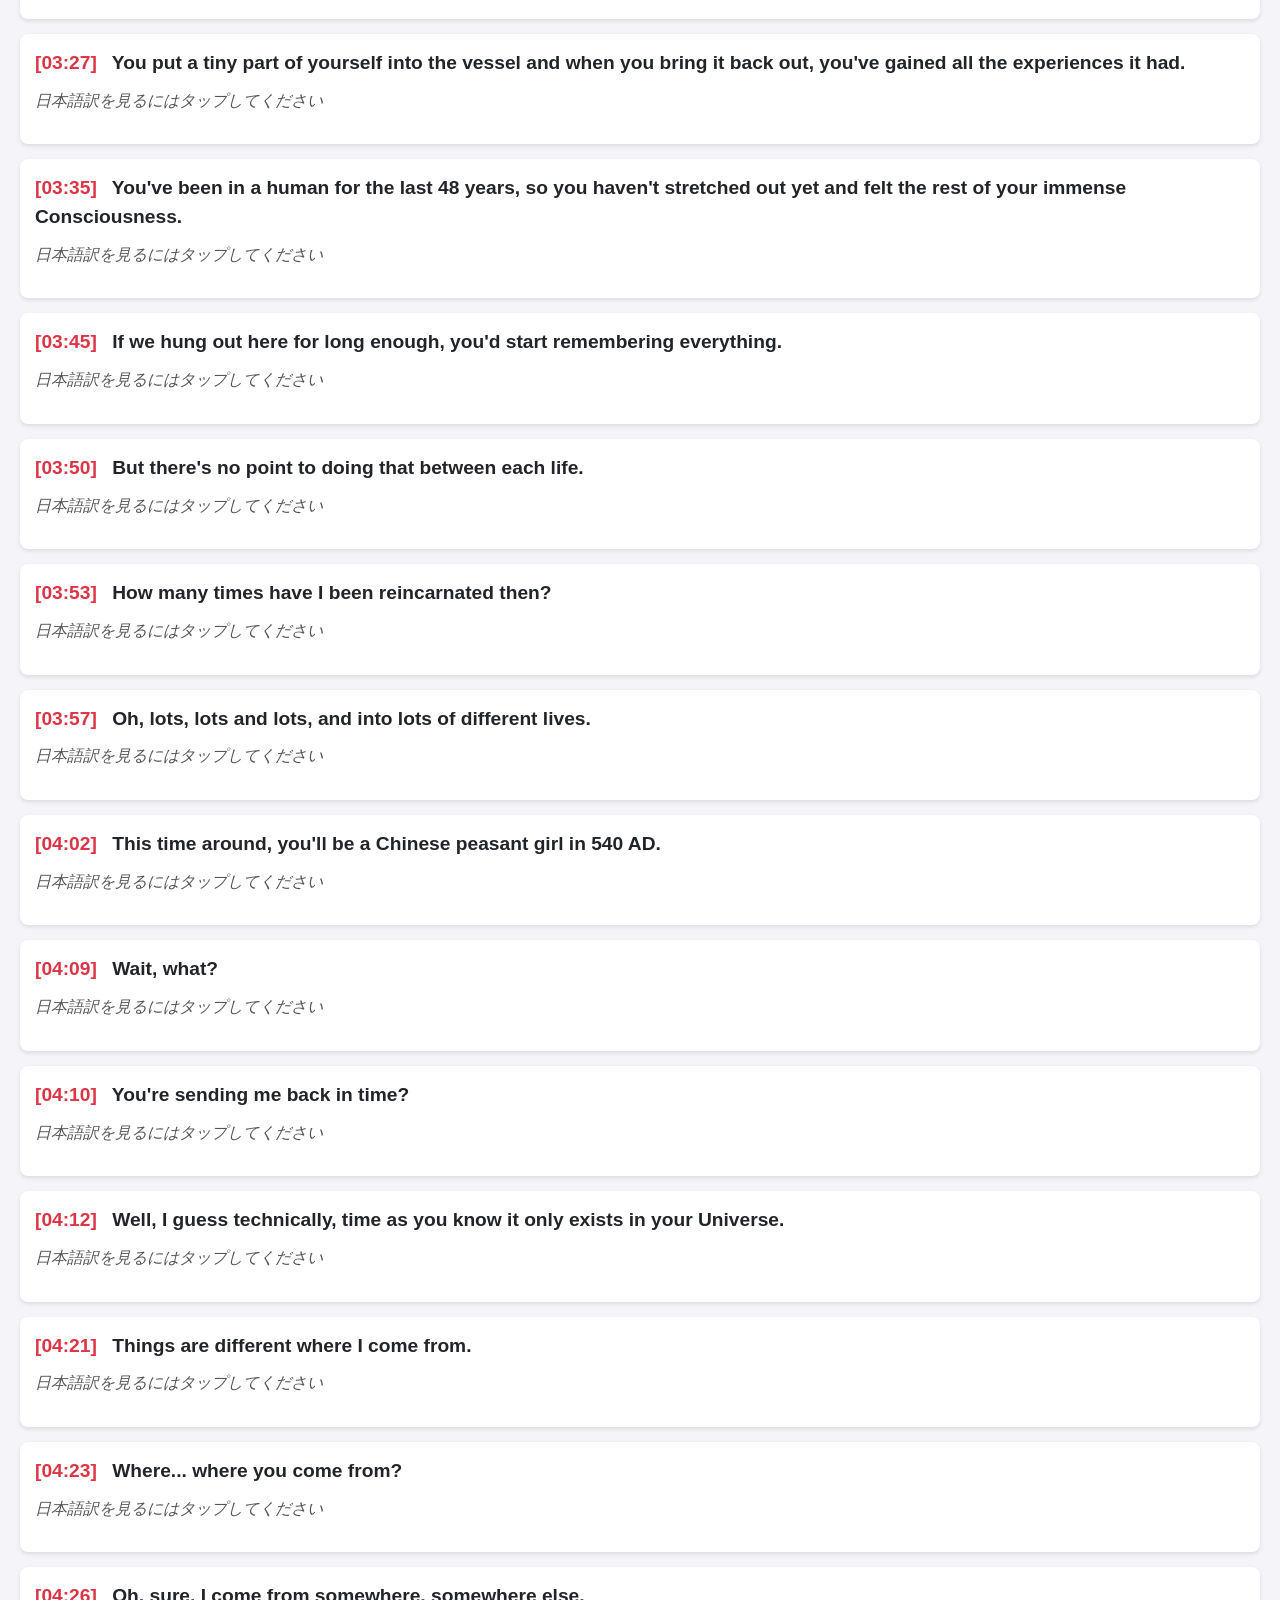
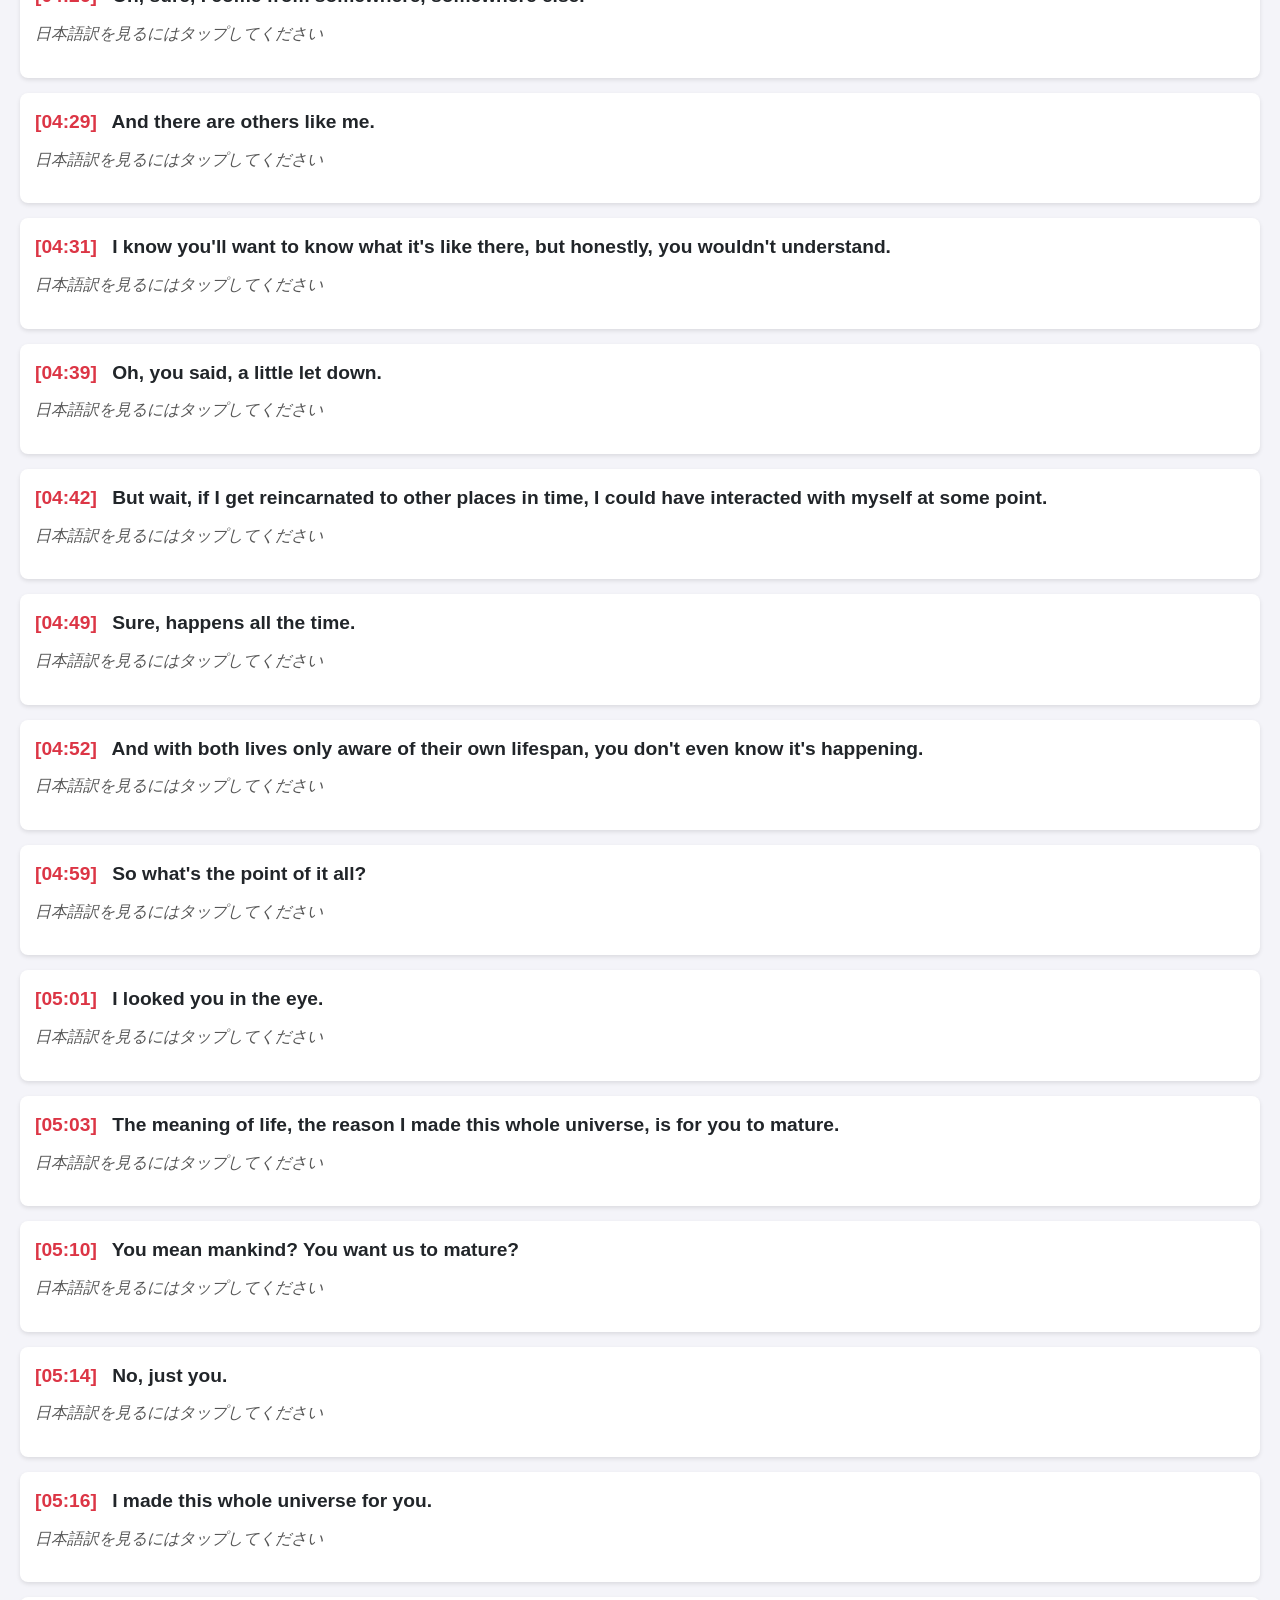
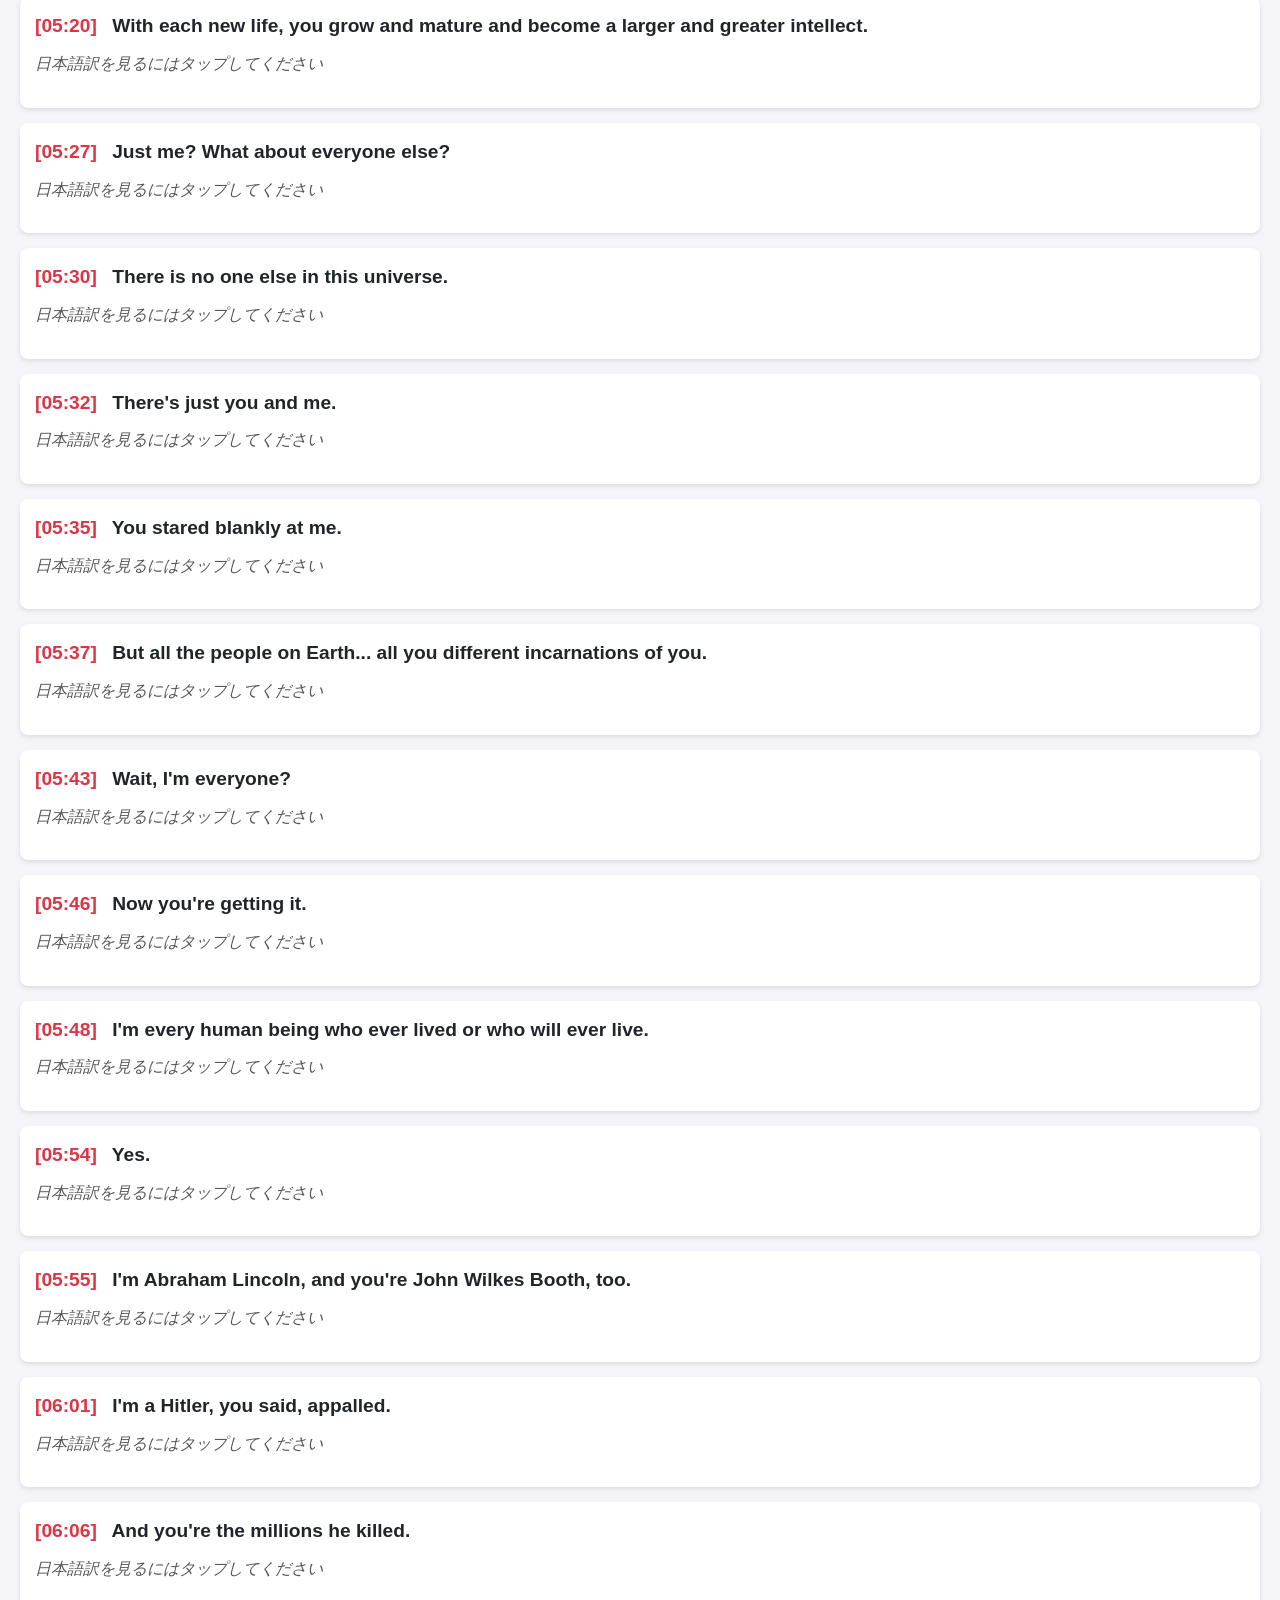
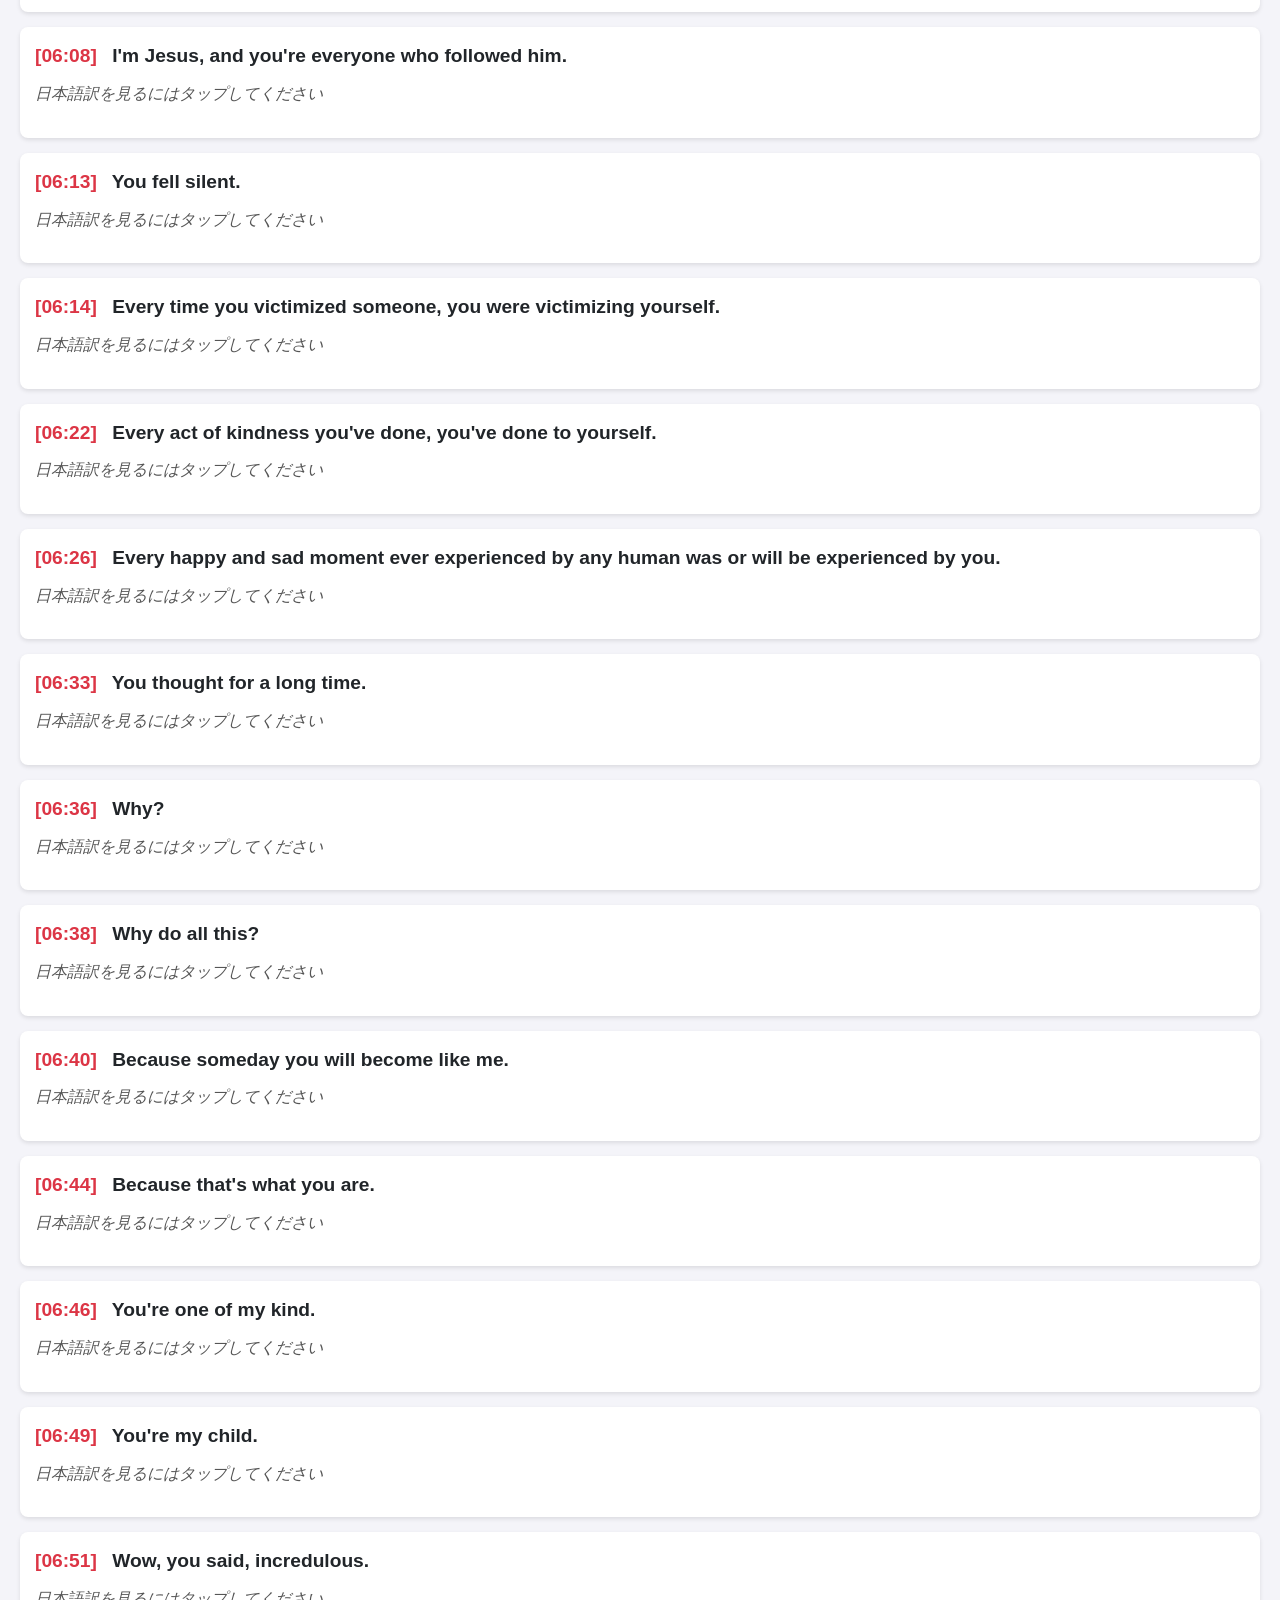
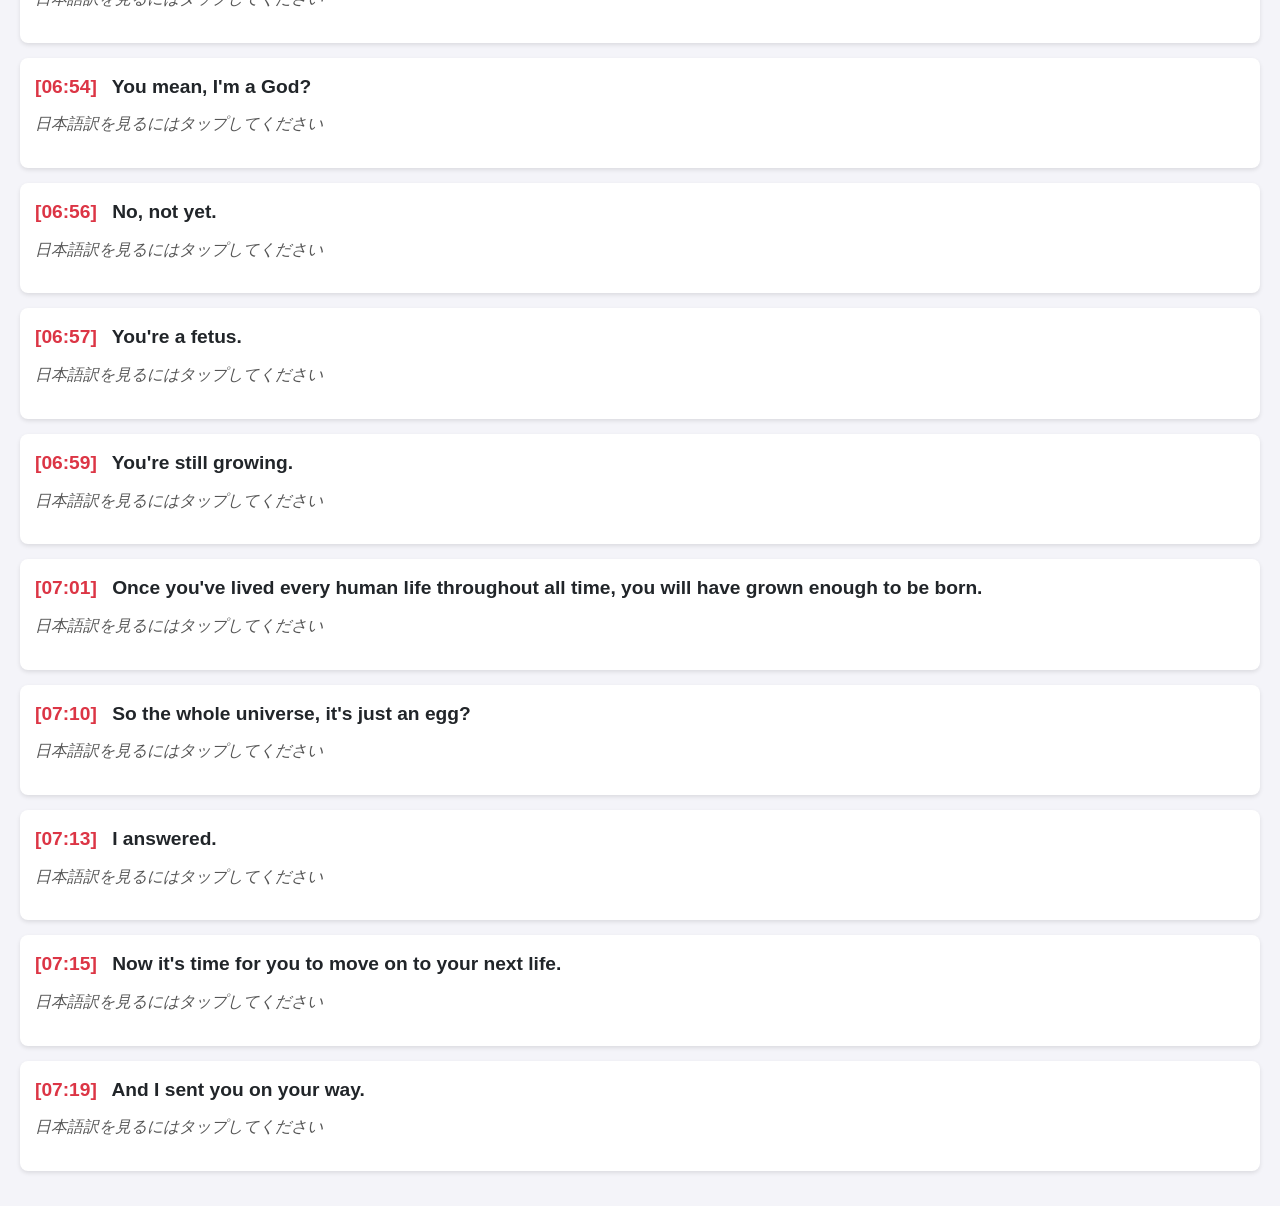
<file: videos/shadowing_The Egg - A Short Story.html>
<!DOCTYPE html>
<html lang="ja">
<head>
    <meta charset="UTF-8">
    <meta name="viewport" content="width=device-width, initial-scale=1.0">
    <title>シャドーイング学習シート - The Egg</title>
    <style>
        body {
            font-family: 'Helvetica Neue', Arial, sans-serif;
            background-color: #f4f4f9;
            color: #333;
            margin: 0;
            padding: 20px;
        }
        h1 {
            color: #007bff;
            font-size: 1.5em;
            border-bottom: 2px solid #007bff;
            padding-bottom: 5px;
            margin-bottom: 20px;
        }
        /* YouTubeプレーヤーのコンテナスタイル */
        .video-container {
            position: relative;
            width: 100%;
            /* 16:9のアスペクト比を維持するためのPadding */
            padding-bottom: 56.25%; 
            height: 0;
            margin-bottom: 20px;
        }
        .video-container iframe {
            position: absolute;
            top: 0;
            left: 0;
            width: 100%;
            height: 100%;
            border: none;
        }
        .sentence-block {
            background-color: #fff;
            padding: 15px;
            margin-bottom: 15px;
            border-radius: 8px;
            box-shadow: 0 2px 4px rgba(0, 0, 0, 0.1);
        }
        .english-sentence {
            font-size: 1.2em;
            font-weight: bold;
            line-height: 1.5;
            margin-top: 0;
            margin-bottom: 5px;
            color: #212529;
        }
        .timestamp {
            color: #dc3545; /* 再生ボタンであることを強調 */
            text-decoration: none;
            margin-right: 10px;
            font-weight: 700;
            cursor: pointer;
        }
        .timestamp:hover {
            text-decoration: underline;
        }
        .japanese-container {
            font-size: 1em;
            color: #555;
            line-height: 1.6;
            cursor: pointer;
            padding-top: 5px;
        }
        .translation {
            margin-top: 0;
            font-style: italic;
        }
        .vocab-list {
            display: block;
            margin-top: 5px;
            padding: 8px;
            background-color: #e9ecef;
            border-left: 4px solid #007bff;
            font-size: 0.9em;
            color: #333;
        }
        .hidden {
            display: none;
        }
    </style>
    
    <script>
        // YouTube APIの読み込み
        let player;
        function onYouTubeIframeAPIReady() {
            player = new YT.Player('youtube-player', {
                events: {
                    'onReady': onPlayerReady
                }
            });
        }
        
        function onPlayerReady(event) {
            console.log("YouTube Player is Ready!");
        }

        // タイムスタンプの秒数に変換 (HH:MM:SS形式にも対応)
        function getSeconds(timeStr) {
            const parts = timeStr.replace(/[\[\]]/g, '').split(':').map(Number);
            let seconds = 0;
            if (parts.length === 3) { // HH:MM:SS
                seconds = parts[0] * 3600 + parts[1] * 60 + parts[2];
            } else if (parts.length === 2) { // MM:SS
                seconds = parts[0] * 60 + parts[1];
            }
            return seconds;
        }

        // 埋め込みプレーヤーの再生操作
        window.playAtTime = function(timeStr) {
            if (player && player.seekTo) {
                const seconds = getSeconds(timeStr);
                player.seekTo(seconds, true);
                player.playVideo();
            } else {
                alert("YouTubeプレーヤーが読み込まれていません。少し待ってからお試しください。");
            }
        };

        // 日本語訳の表示/非表示を切り替える関数
        window.toggleTranslation = function(element) {
            const translation = element.querySelector('.translation-content');
            translation.classList.toggle('hidden');
            
            // タップ時のテキストを切り替え
            const currentText = element.querySelector('.translation');
            if (translation.classList.contains('hidden')) {
                currentText.textContent = '日本語訳を見るにはタップしてください';
            } else {
                currentText.textContent = '日本語訳を隠すにはタップしてください';
            }
        };
        
        // 動画データ (タイムスタンプ：ミリ秒切り捨て & 1秒バッファ適用済み)
        const data = [
            // ----------------------------------------------------
            // ここから動画データ
            // ----------------------------------------------------
            { time: '[00:02]', en: 'You were on your way home when you died.', jp: 'あなたは家に帰る途中で亡くなりました。', vocab: 'on your way home (家に帰る途中で)' },
            { time: '[00:06]', en: 'It was a car accident, nothing particularly remarkable, but fatal nonetheless.', jp: 'それは交通事故でした。特に注目すべきことではないものの、それでも命取りになりました。', vocab: 'accident (事故), particularly (特に), remarkable (注目すべき), fatal (命取りの), nonetheless (それにもかかわらず)' },
            { time: '[00:13]', en: 'It was a painless death.', jp: 'それは痛みのない死でした。', vocab: 'painless (痛みのない)' },
            { time: '[00:14]', en: 'The Medics tried their best to save you, but to no avail.', jp: '救急隊員はあなたを救おうと最善を尽くしましたが、無駄でした。', vocab: 'Medics (救急隊員), to no avail (無駄に、効果なく)' },
            { time: '[00:18]', en: 'Your body was so utterly shattered, you were better off, trust me.', jp: 'あなたの体は完全に粉砕されており、その方がマシでした、信じてください。', vocab: 'utterly (完全に), shattered (粉砕された), better off (～のほうがマシな)' },
            { time: '[00:25]', en: 'And that\'s when you met me.', jp: 'そして、その時、あなたは私に会いました。', vocab: '' },
            { time: '[00:27]', en: 'What happened?', jp: '何が起こったの？', vocab: '' },
            { time: '[00:29]', en: 'Where am I?', jp: '私はどこにいるの？', vocab: '' },
            { time: '[00:31]', en: 'You died, I said matter-of-factly, no point in mincing words.', jp: '「あなたは死にました」と私はあっさり言いました。言葉を濁しても意味がありません。', vocab: 'matter-of-factly (あっさりと), no point in (～しても無駄だ), mincing words (言葉を濁す)' },
            { time: '[00:36]', en: 'There was... there was a truck and it was skidding.', jp: 'トラックが…トラックがスリップしていた。', vocab: 'truck (トラック), skidding (スリップしている)' },
            { time: '[00:41]', en: 'Yes, I... I died.', jp: 'はい、私は…死んだんですね。', vocab: '' },
            { time: '[00:43]', en: 'Yes, but don\'t feel bad about it.', jp: 'ええ、でも気に病まないでください。', vocab: 'feel bad about (～を気に病む)' },
            { time: '[00:46]', en: 'Everyone dies.', jp: '誰もが死ぬのです。', vocab: '' },
            { time: '[00:48]', en: 'You looked around.', jp: 'あなたは周りを見渡しました。', vocab: '' },
            { time: '[00:49]', en: 'There was nothingness, just you and me.', jp: 'そこには虚無しかありませんでした。ただあなたと私だけです。', vocab: 'nothingness (虚無)' },
            { time: '[00:54]', en: 'What is this place?', jp: 'ここはどこですか？', vocab: '' },
            { time: '[00:56]', en: 'Is this the afterlife?', jp: 'これが来世ですか？', vocab: 'afterlife (来世)' },
            { time: '[00:58]', en: 'More or less.', jp: 'まあ、そんなところです。', vocab: 'more or less (だいたい、まあそんなところ)' },
            { time: '[01:00]', en: 'Are you God?', jp: 'あなたは神ですか？', vocab: 'God (神)' },
            { time: '[01:01]', en: 'Yes.', jp: 'そうです。', vocab: '' },
            { time: '[01:05]', en: 'I\'m God.', jp: '私が神です。', vocab: '' },
            { time: '[01:07]', en: 'My kids, my wife, what about them?', jp: '私の子供たち、妻は？彼女たちはどうなるのですか？', vocab: '' },
            { time: '[01:10]', en: 'Will they be all right?', jp: '大丈夫でしょうか？', vocab: 'be all right (大丈夫である)' },
            { time: '[01:13]', en: 'That\'s what I like to see, I said.', jp: '「そういうところが好きですよ」と私は言いました。', vocab: '' },
            { time: '[01:16]', en: 'You just died, and your main concern is for your family.', jp: 'あなたはたった今亡くなったのに、一番の関心事は家族のことなのですね。', vocab: 'main concern (一番の関心事)' },
            { time: '[01:21]', en: 'That\'s good stuff right there.', jp: 'それは素晴らしいことです。', vocab: 'good stuff (素晴らしいこと)' },
            { time: '[01:24]', en: 'You looked at me with fascination.', jp: 'あなたは魅了されたように私を見ました。', vocab: 'fascination (魅了、興味)' },
            { time: '[01:28]', en: 'To you, I didn\'t look like God.', jp: 'あなたには、私は神のようには見えませんでした。', vocab: '' },
            { time: '[01:30]', en: 'I just looked like some man or possibly a woman, some vague authority figure, maybe.', jp: 'ただの男性か、あるいは女性、ぼんやりとした権威者、そんな風に見えたのでしょう。', vocab: 'possibly (もしかすると), vague (ぼんやりとした), authority figure (権威者)' },
            { time: '[01:38]', en: 'Don\'t worry, I said, they\'ll be fine.', jp: '「心配しないでください」と私は言いました。「大丈夫ですよ。」', vocab: '' },
            { time: '[01:41]', en: 'Your kids will remember you as perfect in every way.', jp: 'あなたの子供たちは、あらゆる点で完璧なあなたを覚えているでしょう。', vocab: 'in every way (あらゆる点で)' },
            { time: '[01:46]', en: 'They didn\'t have time to grow contemptuous of you.', jp: '彼らは、あなたを軽蔑するほどに成長する時間がありませんでした。', vocab: 'grow contemptuous of (～を軽蔑するようになる)' },
            { time: '[01:51]', en: 'Your wife will cry on the outside but will be secretly relieved.', jp: 'あなたの妻は表面上は泣きますが、密かに安堵するでしょう。', vocab: 'secretly (密かに), relieved (安心した)' },
            { time: '[01:55]', en: 'To be fair, your marriage was falling apart.', jp: '公平に言って、あなたの結婚生活は破綻しかけていました。', vocab: 'To be fair (公平に言って), falling apart (崩壊しかけている)' },
            { time: '[01:59]', en: 'If it\'s any consolation, she\'ll feel very guilty for feeling relieved.', jp: 'もし慰めになるなら、彼女は安堵したことに対して非常に罪悪感を覚えるでしょう。', vocab: 'consolation (慰め), guilty (罪悪感のある)' },
            { time: '[02:07]', en: 'Oh, so what happens now?', jp: 'ああ、ではこれからどうなるのですか？', vocab: '' },
            { time: '[02:10]', en: 'Do I go to heaven or hell or something?', jp: '私は天国か地獄にでも行くのですか？', vocab: 'heaven (天国), hell (地獄)' },
            { time: '[02:13]', en: 'Neither.', jp: 'どちらでもありません。', vocab: 'neither (どちらでもない)' },
            { time: '[02:17]', en: 'You\'ll be reincarnated.', jp: 'あなたは生まれ変わります。', vocab: 'reincarnated (生まれ変わる)' },
            { time: '[02:21]', en: 'Ah, so the Hindus were right.', jp: 'ああ、ではヒンドゥー教徒が正しかったのですね。', vocab: 'Hindus (ヒンドゥー教徒)' },
            { time: '[02:24]', en: 'All religions are right in their own way.', jp: 'すべての宗教は、それぞれのやり方で正しいのです。', vocab: 'in their own way (それぞれのやり方で)' },
            { time: '[02:27]', en: 'Walk with me.', jp: '私と一緒に歩いてください。', vocab: '' },
            { time: '[02:28]', en: 'You followed along as we strode through the void.', jp: '私たちが虚空の中を大股で歩くと、あなたはついてきました。', vocab: 'followed along (ついていく), strode (大股で歩いた), void (虚空)' },
            { time: '[02:34]', en: 'Where are we going?', jp: '私たちはどこへ行くのですか？', vocab: '' },
            { time: '[02:36]', en: 'Nowhere in particular.', jp: '特にどこへというわけではありません。', vocab: 'Nowhere in particular (特にどこへというわけではない)' },
            { time: '[02:37]', en: 'It\'s just nice to walk while we talk.', jp: '話しながら歩くのはただ気持ちがいいのです。', vocab: '' },
            { time: '[02:41]', en: 'So what\'s the point then?', jp: 'では、一体何の意味があるのですか？', vocab: 'what\'s the point (何の意味がある)' },
            { time: '[02:43]', en: 'When I get reborn, I\'ll just be a blank slate, right?', jp: '私が生まれ変わるとき、私はただの白紙の状態になるのでしょう？', vocab: 'reborn (生まれ変わる), blank slate (白紙の状態)' },
            { time: '[02:49]', en: 'A baby.', jp: '赤ちゃんに。', vocab: '' },
            { time: '[02:50]', en: 'So all my experiences and everything I did in this life won\'t matter.', jp: 'だから、私の経験も、この人生でやったことも、すべて無意味になる。', vocab: '' },
            { time: '[02:55]', en: 'Not so.', jp: 'そうではありません。', vocab: 'Not so (そうではない)' },
            { time: '[02:56]', en: 'You have within you all the knowledge and experiences of all your past lives.', jp: 'あなたはあなたの中に、すべての過去世の知識と経験をすべて持っています。', vocab: 'knowledge (知識), past lives (過去世)' },
            { time: '[03:02]', en: 'You just don\'t remember them right now.', jp: 'ただ、今は覚えていないだけです。', vocab: '' },
            { time: '[03:04]', en: 'I stopped walking and took you by the shoulders.', jp: '私は歩くのを止め、あなたの肩に手を置きました。', vocab: 'took you by the shoulders (あなたの肩に手を置いた)' },
            { time: '[03:09]', en: 'Your soul is more magnificent, beautiful, and gigantic than you can possibly imagine.', jp: 'あなたの魂は、あなたが想像できる以上に壮大で、美しく、巨大です。', vocab: 'soul (魂), magnificent (壮大な), gigantic (巨大な), possibly (可能性として)' },
            { time: '[03:17]', en: 'A human mind can only contain a tiny fraction of what you are.', jp: '人間の心は、あなたという存在のほんの小さな断片しか含むことができません。', vocab: 'contain (含む), tiny fraction (小さな断片)' },
            { time: '[03:22]', en: 'It\'s like sticking your finger in a glass of water to see if it\'s hot or cold.', jp: 'それは、水が熱いか冷たいかを見るために、グラスに指を突っ込むようなものです。', vocab: 'sticking (突っ込む)' },
            { time: '[03:27]', en: 'You put a tiny part of yourself into the vessel and when you bring it back out, you\'ve gained all the experiences it had.', jp: 'あなたは自分自身の小さな一部をその器（体）に入れ、それを取り戻すとき、その器が持っていたすべての経験を獲得しています。', vocab: 'vessel (器), gained (獲得した)' },
            { time: '[03:35]', en: 'You\'ve been in a human for the last 48 years, so you haven\'t stretched out yet and felt the rest of your immense Consciousness.', jp: 'あなたはこの48年間人間の中にいたので、まだ広がりきっておらず、あなたの広大な意識の残りの部分を感じていません。', vocab: 'stretched out (広がる), immense (広大な), Consciousness (意識)' },
            { time: '[03:45]', en: 'If we hung out here for long enough, you\'d start remembering everything.', jp: 'ここで十分長く過ごせば、あなたはすべてを思い出し始めるでしょう。', vocab: 'hung out (過ごす)' },
            { time: '[03:50]', en: 'But there\'s no point to doing that between each life.', jp: 'しかし、人生の合間にそうしても意味がありません。', vocab: '' },
            { time: '[03:53]', en: 'How many times have I been reincarnated then?', jp: 'では、私は今までに何回生まれ変わったのですか？', vocab: '' },
            { time: '[03:57]', en: 'Oh, lots, lots and lots, and into lots of different lives.', jp: 'ああ、たくさんです。たくさん、たくさん、そしてたくさんの異なる人生に。', vocab: '' },
            { time: '[04:02]', en: 'This time around, you\'ll be a Chinese peasant girl in 540 AD.', jp: '今回は、西暦540年の中国の農民の少女になります。', vocab: 'time around (今回は), peasant (農民), AD (西暦)' },
            { time: '[04:09]', en: 'Wait, what?', jp: '待って、何？', vocab: '' },
            { time: '[04:10]', en: 'You\'re sending me back in time?', jp: '私を過去に送るのですか？', vocab: 'back in time (時間を遡る)' },
            { time: '[04:12]', en: 'Well, I guess technically, time as you know it only exists in your Universe.', jp: 'まあ、厳密に言えば、あなたが知っている時間というものは、あなたの宇宙にしか存在しません。', vocab: 'technically (厳密に言えば), exists (存在する)' },
            { time: '[04:21]', en: 'Things are different where I come from.', jp: '私が来た場所では、物事が異なります。', vocab: '' },
            { time: '[04:23]', en: 'Where... where you come from?', jp: 'どこ…あなたが来た場所って？', vocab: '' },
            { time: '[04:26]', en: 'Oh, sure, I come from somewhere, somewhere else.', jp: 'ああ、もちろん、私はどこか別の場所から来ました。', vocab: '' },
            { time: '[04:29]', en: 'And there are others like me.', jp: 'そして、私のような存在は他にもいます。', vocab: '' },
            { time: '[04:31]', en: 'I know you\'ll want to know what it\'s like there, but honestly, you wouldn\'t understand.', jp: 'あなたがそこがどんな場所か知りたいのは分かりますが、正直なところ、あなたには理解できません。', vocab: 'honestly (正直なところ)' },
            { time: '[04:39]', en: 'Oh, you said, a little let down.', jp: '「ああ」とあなたは少しがっかりしたように言いました。', vocab: 'let down (がっかりした)' },
            { time: '[04:42]', en: 'But wait, if I get reincarnated to other places in time, I could have interacted with myself at some point.', jp: 'でも待って、もし私が時間の他の場所に生まれ変わっているとしたら、ある時点で自分自身と交流した可能性がありますね。', vocab: 'interacted with (～と交流した), at some point (ある時点で)' },
            { time: '[04:49]', en: 'Sure, happens all the time.', jp: 'もちろん、いつも起こっていますよ。', vocab: '' },
            { time: '[04:52]', en: 'And with both lives only aware of their own lifespan, you don\'t even know it\'s happening.', jp: 'そして、両方の人生が自分自身の寿命しか意識していないので、あなたはそれが起こっていることさえ知りません。', vocab: 'aware of (～を意識している), lifespan (寿命)' },
            { time: '[04:59]', en: 'So what\'s the point of it all?', jp: 'では、これらすべてに何の意味があるのですか？', vocab: '' },
            { time: '[05:01]', en: 'I looked you in the eye.', jp: '私はあなたの目を見ました。', vocab: 'looked you in the eye (あなたの目を見た)' },
            { time: '[05:03]', en: 'The meaning of life, the reason I made this whole universe, is for you to mature.', jp: '人生の意味、私がこの全宇宙を作った理由は、あなたが成熟するためです。', vocab: 'meaning of life (人生の意味), mature (成熟する)' },
            { time: '[05:10]', en: 'You mean mankind? You want us to mature?', jp: '人類のことですか？私たちに成熟してほしいのですか？', vocab: 'mankind (人類)' },
            { time: '[05:14]', en: 'No, just you.', jp: 'いいえ、あなただけです。', vocab: '' },
            { time: '[05:16]', en: 'I made this whole universe for you.', jp: '私はこの全宇宙をあなたのために作りました。', vocab: '' },
            { time: '[05:20]', en: 'With each new life, you grow and mature and become a larger and greater intellect.', jp: '新しい人生ごとに、あなたは成長し、成熟し、より大きく、より偉大な知性になります。', vocab: 'intellect (知性)' },
            { time: '[05:27]', en: 'Just me? What about everyone else?', jp: '私だけ？他の皆はどうなるのですか？', vocab: '' },
            { time: '[05:30]', en: 'There is no one else in this universe.', jp: 'この宇宙には、他に誰もいません。', vocab: '' },
            { time: '[05:32]', en: 'There\'s just you and me.', jp: 'いるのはあなたと私だけです。', vocab: '' },
            { time: '[05:35]', en: 'You stared blankly at me.', jp: 'あなたはぼんやりと私を見つめました。', vocab: 'stared blankly (ぼんやりと見つめた)' },
            { time: '[05:37]', en: 'But all the people on Earth... all you different incarnations of you.', jp: 'しかし、地球上のすべての人々は…皆、あなたの異なる転生（姿）なのですね。', vocab: 'incarnations (転生、化身)' },
            { time: '[05:43]', en: 'Wait, I\'m everyone?', jp: '待って、私がみんな？', vocab: '' },
            { time: '[05:46]', en: 'Now you\'re getting it.', jp: 'ようやく理解しましたね。', vocab: 'getting it (理解する)' },
            { time: '[05:48]', en: 'I\'m every human being who ever lived or who will ever live.', jp: '私は、これまでに生きた、あるいはこれから生きるであろうすべての人類です。', vocab: 'human being (人間)' },
            { time: '[05:54]', en: 'Yes.', jp: 'そうです。', vocab: '' },
            { time: '[05:55]', en: 'I\'m Abraham Lincoln, and you\'re John Wilkes Booth, too.', jp: '私はエイブラハム・リンカーンであり、あなたはジョン・ウィルクス・ブースでもあります。', vocab: 'Abraham Lincoln (エイブラハム・リンカーン), John Wilkes Booth (ジョン・ウィルクス・ブース)' },
            { time: '[06:01]', en: 'I\'m a Hitler, you said, appalled.', jp: '「私はヒトラーなの？」あなたは愕然として言いました。', vocab: 'Hitler (ヒトラー), appalled (愕然として)' },
            { time: '[06:06]', en: 'And you\'re the millions he killed.', jp: 'そして、あなたは彼が殺した何百万人でもあります。', vocab: '' },
            { time: '[06:08]', en: 'I\'m Jesus, and you\'re everyone who followed him.', jp: '私はイエスであり、あなたは彼に従ったすべての人でもあります。', vocab: 'Jesus (イエス)' },
            { time: '[06:13]', en: 'You fell silent.', jp: 'あなたは黙り込みました。', vocab: 'fell silent (黙り込んだ)' },
            { time: '[06:14]', en: 'Every time you victimized someone, you were victimizing yourself.', jp: 'あなたが誰かを犠牲にするたびに、あなたは自分自身を犠牲にしていたのです。', vocab: 'victimized (犠牲にした), yourself (あなた自身)' },
            { time: '[06:22]', en: 'Every act of kindness you\'ve done, you\'ve done to yourself.', jp: 'あなたがしたすべての親切な行いは、あなた自身にしたことなのです。', vocab: 'act of kindness (親切な行い)' },
            { time: '[06:26]', en: 'Every happy and sad moment ever experienced by any human was or will be experienced by you.', jp: 'これまでに誰かの人間が経験したすべての幸せな瞬間、悲しい瞬間は、あなたが経験したか、これから経験するでしょう。', vocab: 'experienced by (～によって経験された)' },
            { time: '[06:33]', en: 'You thought for a long time.', jp: 'あなたは長い間考えました。', vocab: '' },
            { time: '[06:36]', en: 'Why?', jp: 'なぜ？', vocab: '' },
            { time: '[06:38]', en: 'Why do all this?', jp: 'なぜこんなことをするのですか？', vocab: '' },
            { time: '[06:40]', en: 'Because someday you will become like me.', jp: 'なぜなら、いつかあなたは私と同じようになるからです。', vocab: 'someday (いつか)' },
            { time: '[06:44]', en: 'Because that\'s what you are.', jp: 'なぜなら、それがあなたの本質だからです。', vocab: '' },
            { time: '[06:46]', en: 'You\'re one of my kind.', jp: 'あなたは私と同じ種類（存在）なのです。', vocab: 'one of my kind (私と同じ種類)' },
            { time: '[06:49]', en: 'You\'re my child.', jp: 'あなたは私の子供です。', vocab: '' },
            { time: '[06:51]', en: 'Wow, you said, incredulous.', jp: '「わあ」とあなたは信じられない様子で言いました。', vocab: 'incredulous (信じられない様子で)' },
            { time: '[06:54]', en: 'You mean, I\'m a God?', jp: 'つまり、私は神なのですか？', vocab: '' },
            { time: '[06:56]', en: 'No, not yet.', jp: 'いいえ、まだです。', vocab: '' },
            { time: '[06:57]', en: 'You\'re a fetus.', jp: 'あなたは胎児です。', vocab: 'fetus (胎児)' },
            { time: '[06:59]', en: 'You\'re still growing.', jp: 'あなたはまだ成長している途中です。', vocab: '' },
            { time: '[07:01]', en: 'Once you\'ve lived every human life throughout all time, you will have grown enough to be born.', jp: 'あなたが全ての時間をかけてすべての人間の人生を生き終えたとき、あなたは生まれるのに十分なほど成長しているでしょう。', vocab: 'throughout all time (全ての時間をかけて)' },
            { time: '[07:10]', en: 'So the whole universe, it\'s just an egg?', jp: 'では、この全宇宙は、ただの卵なのですか？', vocab: 'egg (卵)' },
            { time: '[07:13]', en: 'I answered.', jp: '私は答えました。', vocab: '' },
            { time: '[07:15]', en: 'Now it\'s time for you to move on to your next life.', jp: 'さあ、あなたは次の人生へ進む時間です。', vocab: 'move on to (～へ進む)' },
            { time: '[07:19]', en: 'And I sent you on your way.', jp: 'そして、私はあなたを送り出しました。', vocab: 'sent you on your way (あなたを送り出した)' },
            // ----------------------------------------------------
            // ここまで動画データ
            // ----------------------------------------------------
        ];

        document.addEventListener('DOMContentLoaded', () => {
            const container = document.getElementById('shadowing-container');
            
            // プレーヤーの埋め込み
            const videoContainer = document.getElementById('video-placeholder');
            
            // ***** ここが修正箇所です *****
            const originUrl = 'https://cijb-7724.github.io'; // GitHub Pagesのドメイン
            const videoId = 'h6fcK_fRYaI'; // 動画ID
            
            videoContainer.innerHTML = `
                <iframe id="youtube-player" src="https://www.youtube.com/embed/${videoId}?enablejsapi=1&origin=${originUrl}&modestbranding=1" allow="autoplay; encrypted-media" allowfullscreen></iframe>
            `;
            // ***************************

            data.forEach(item => {
                const block = document.createElement('div');
                block.className = 'sentence-block';

                block.innerHTML = `
                    <p class="english-sentence">
                        <span class="timestamp" onclick="playAtTime('${item.time}')">${item.time}</span> ${item.en}
                    </p>
                    <div class="japanese-container" onclick="toggleTranslation(this)">
                        <p class="translation">日本語訳を見るにはタップしてください</p>
                        <div class="translation-content hidden">
                            <p class="translation">${item.jp}</p>
                            ${item.vocab ? `<span class="vocab-list">語彙: ${item.vocab}</span>` : ''}
                        </div>
                    </div>
                `;
                container.appendChild(block);
            });
            
            // YouTube Iframe Player APIスクリプトの動的ロード
            const tag = document.createElement('script');
            tag.src = "https://www.youtube.com/iframe_api";
            const firstScriptTag = document.getElementsByTagName('script')[0];
            firstScriptTag.parentNode.insertBefore(tag, firstScriptTag);
        });
    </script>
</head>
<body>
    <h1>シャドーイング学習シート</h1>
    <p>動画: The Egg - A Short Story</p>
    <p>💡 操作: 文の [MM:SS] をタップすると、上の埋め込みプレーヤーでその位置から再生が始まります。日本語訳はタップで表示/非表示を切り替えられます。</p>
    
    <div class="video-container" id="video-placeholder">
    </div>
    
    <div id="shadowing-container">
    </div>
</body>
</html>
</file>
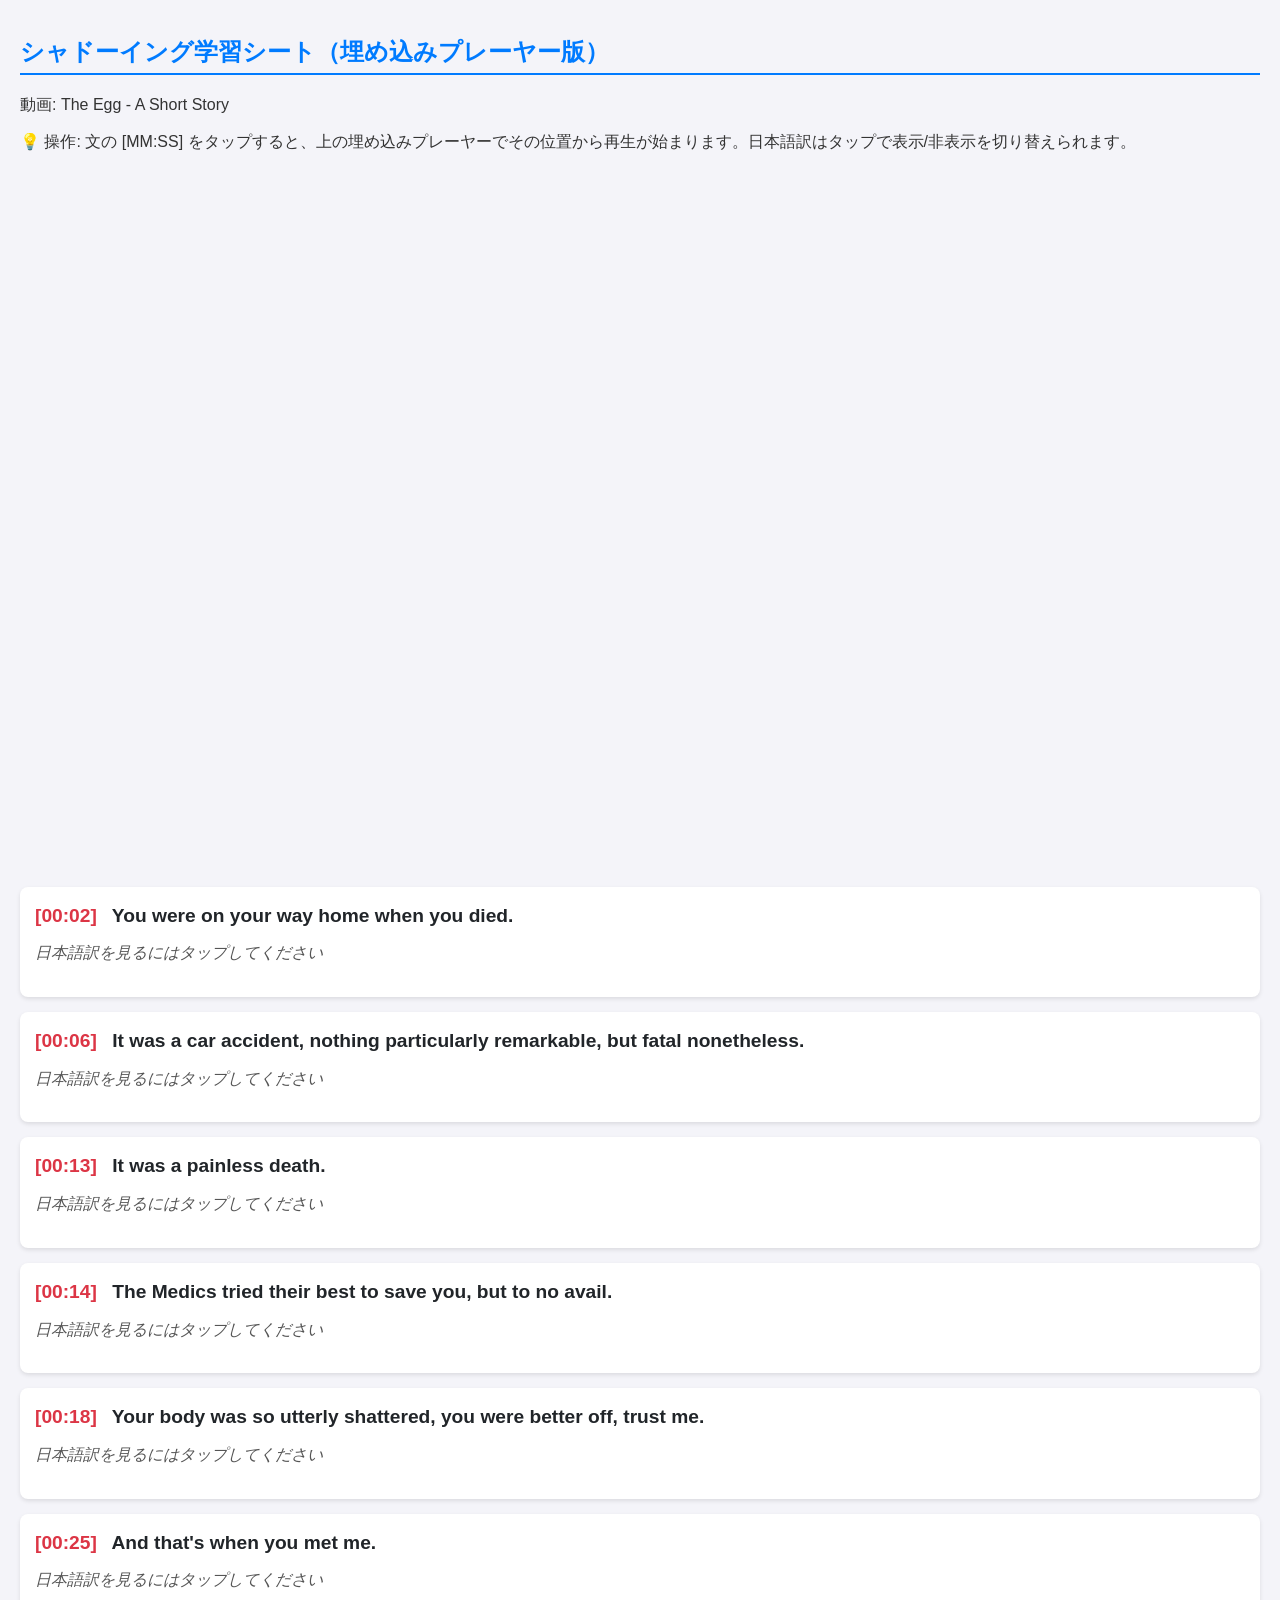
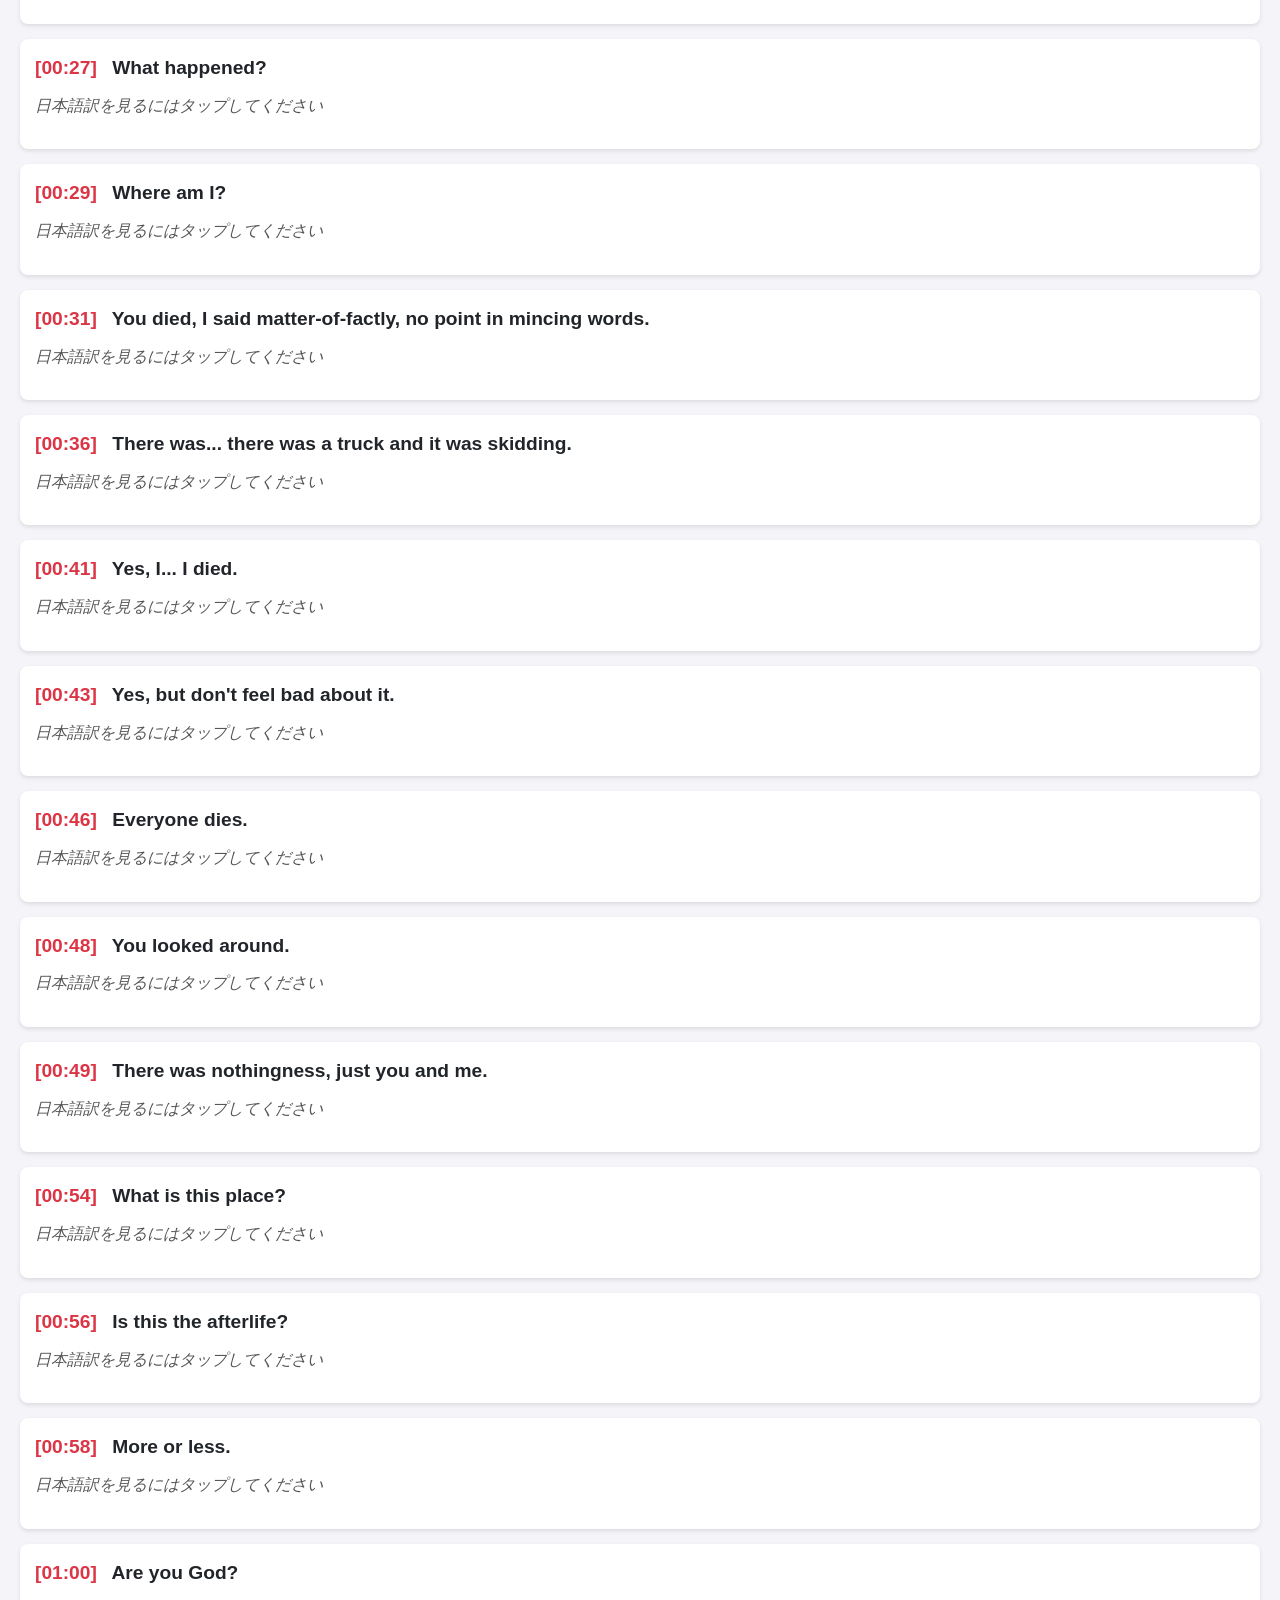
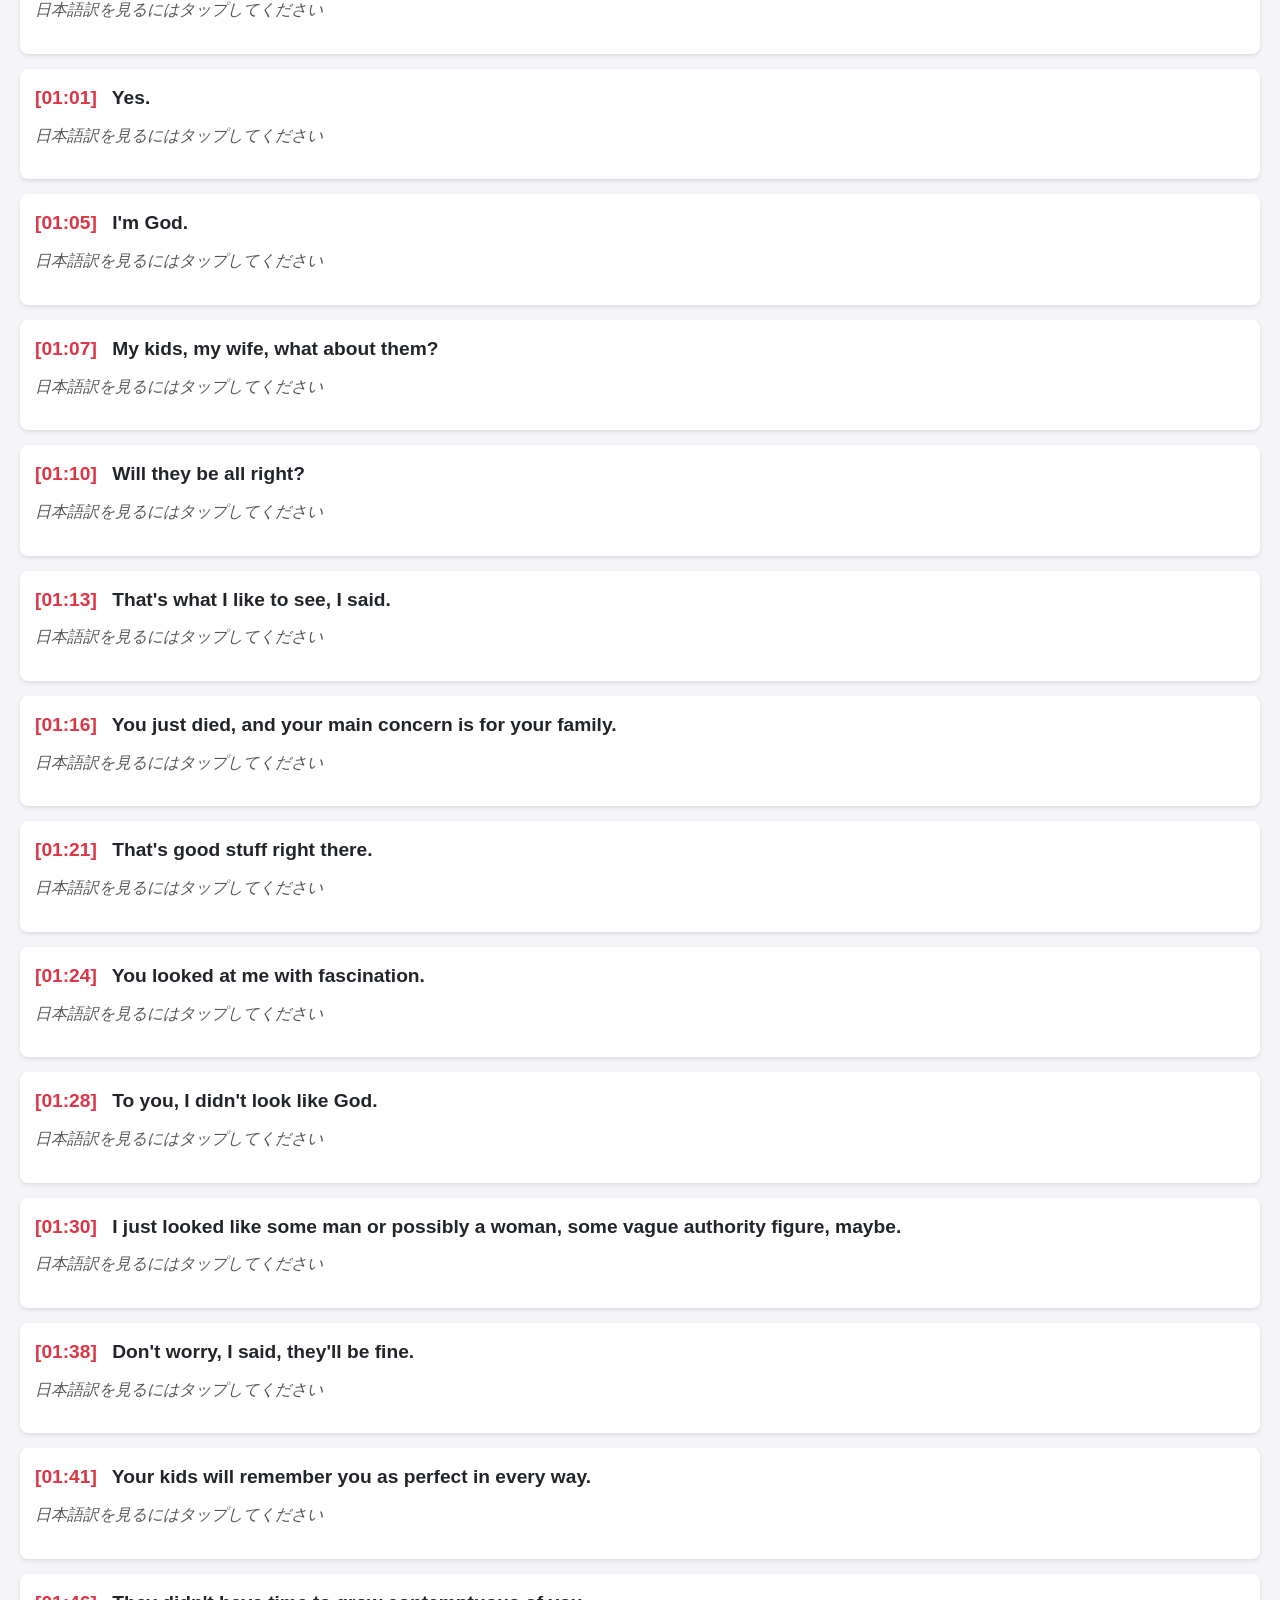
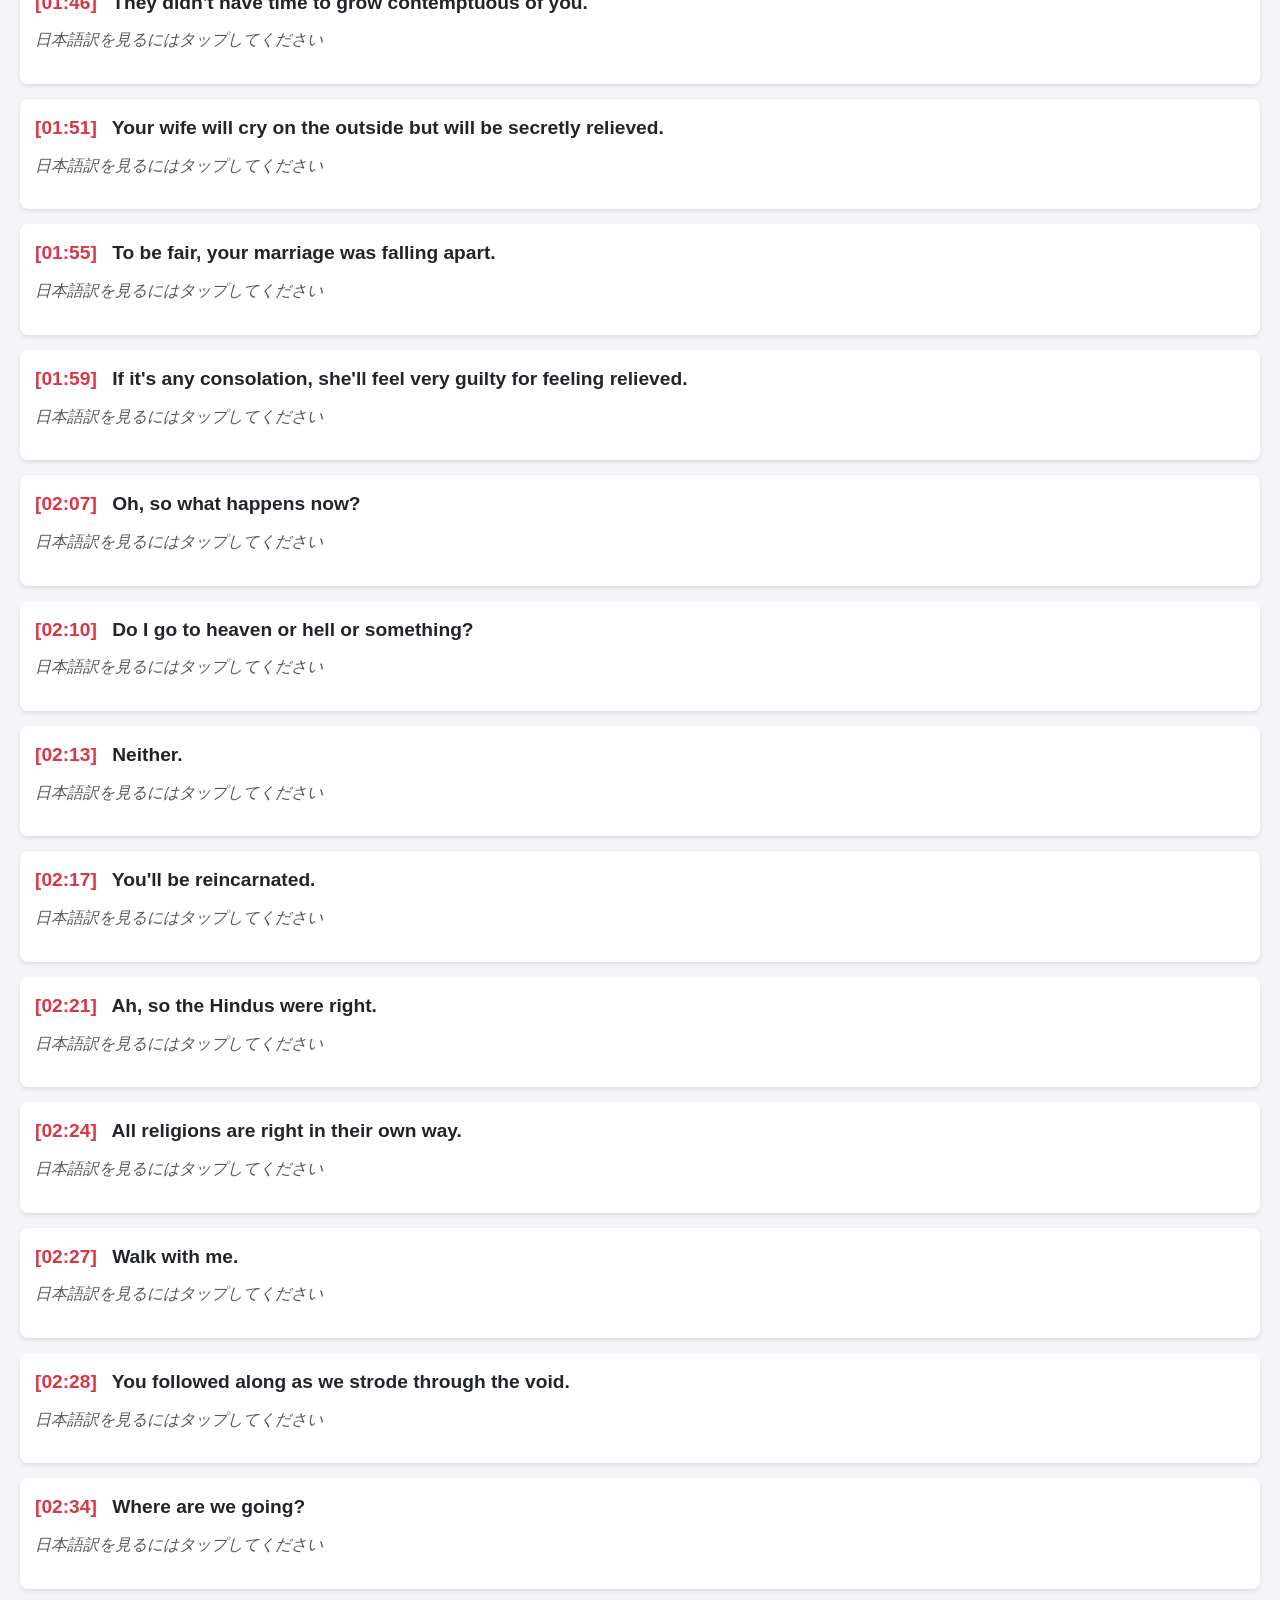
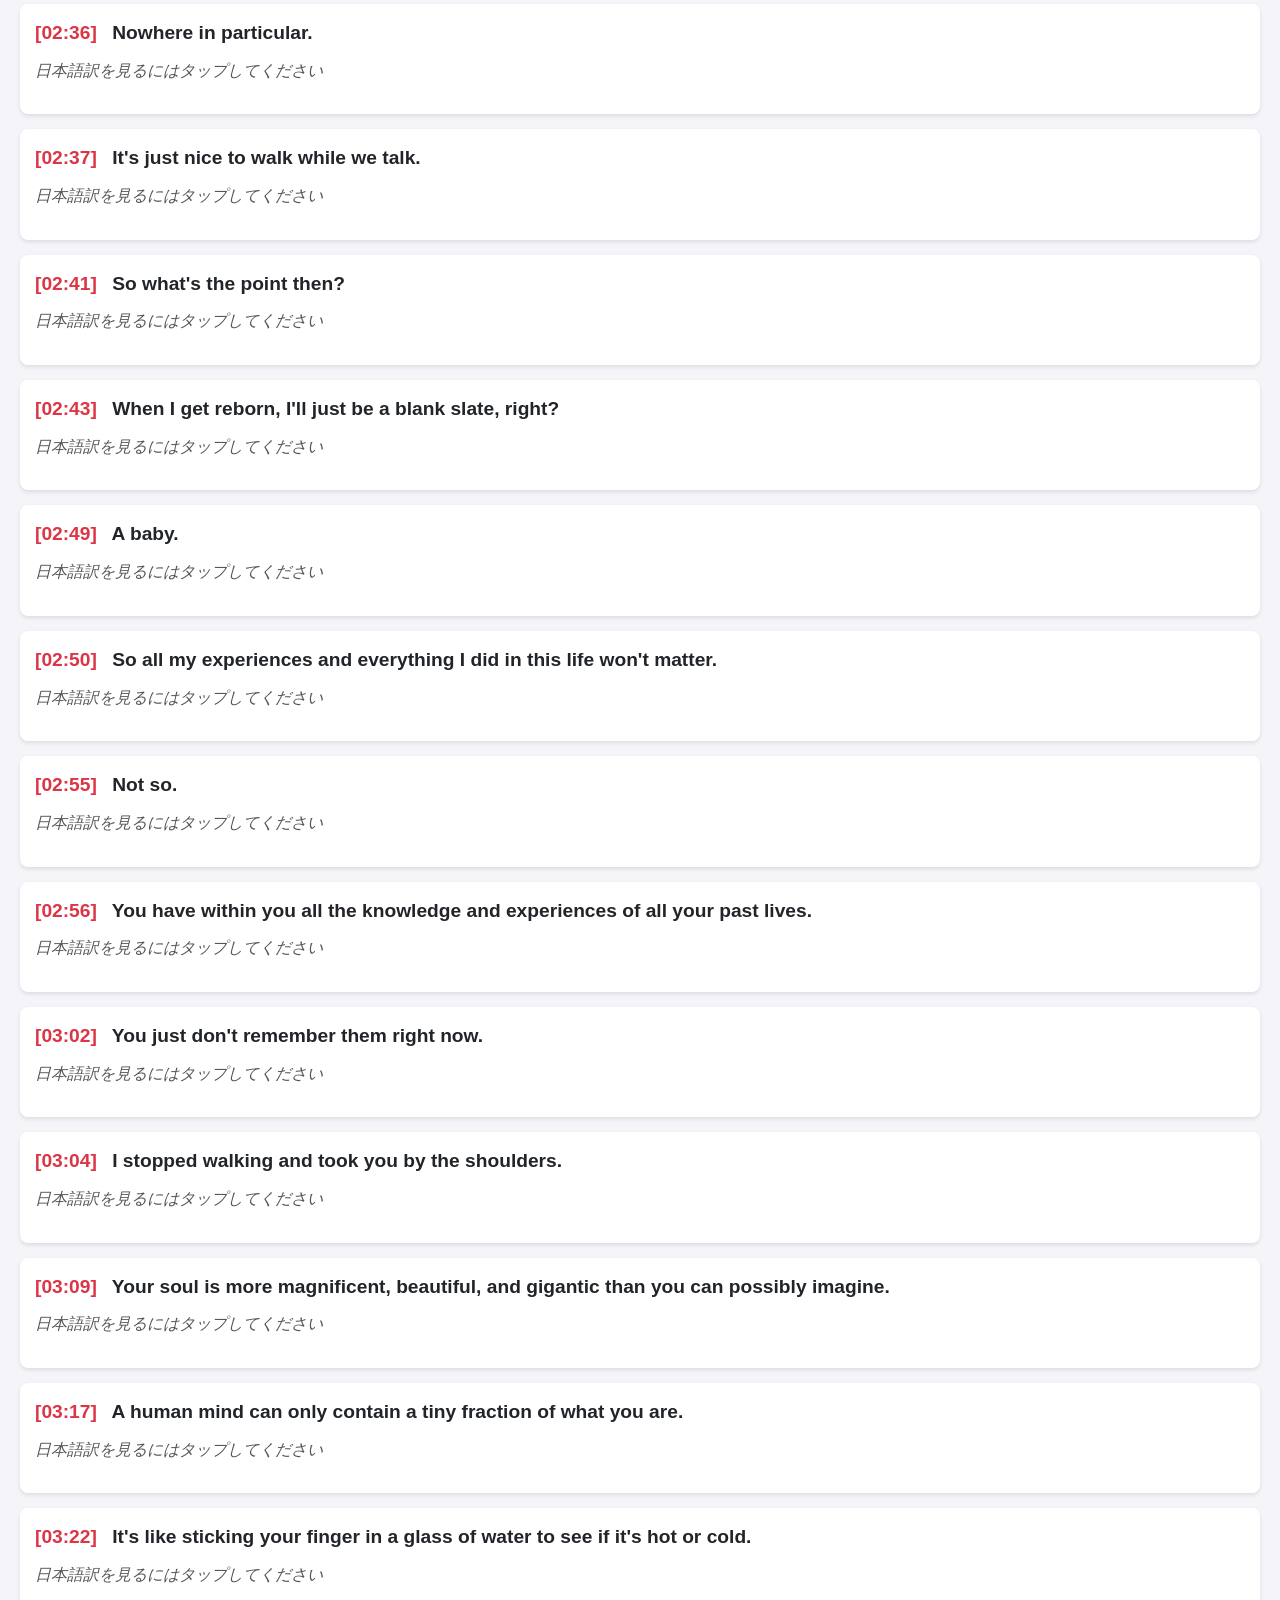
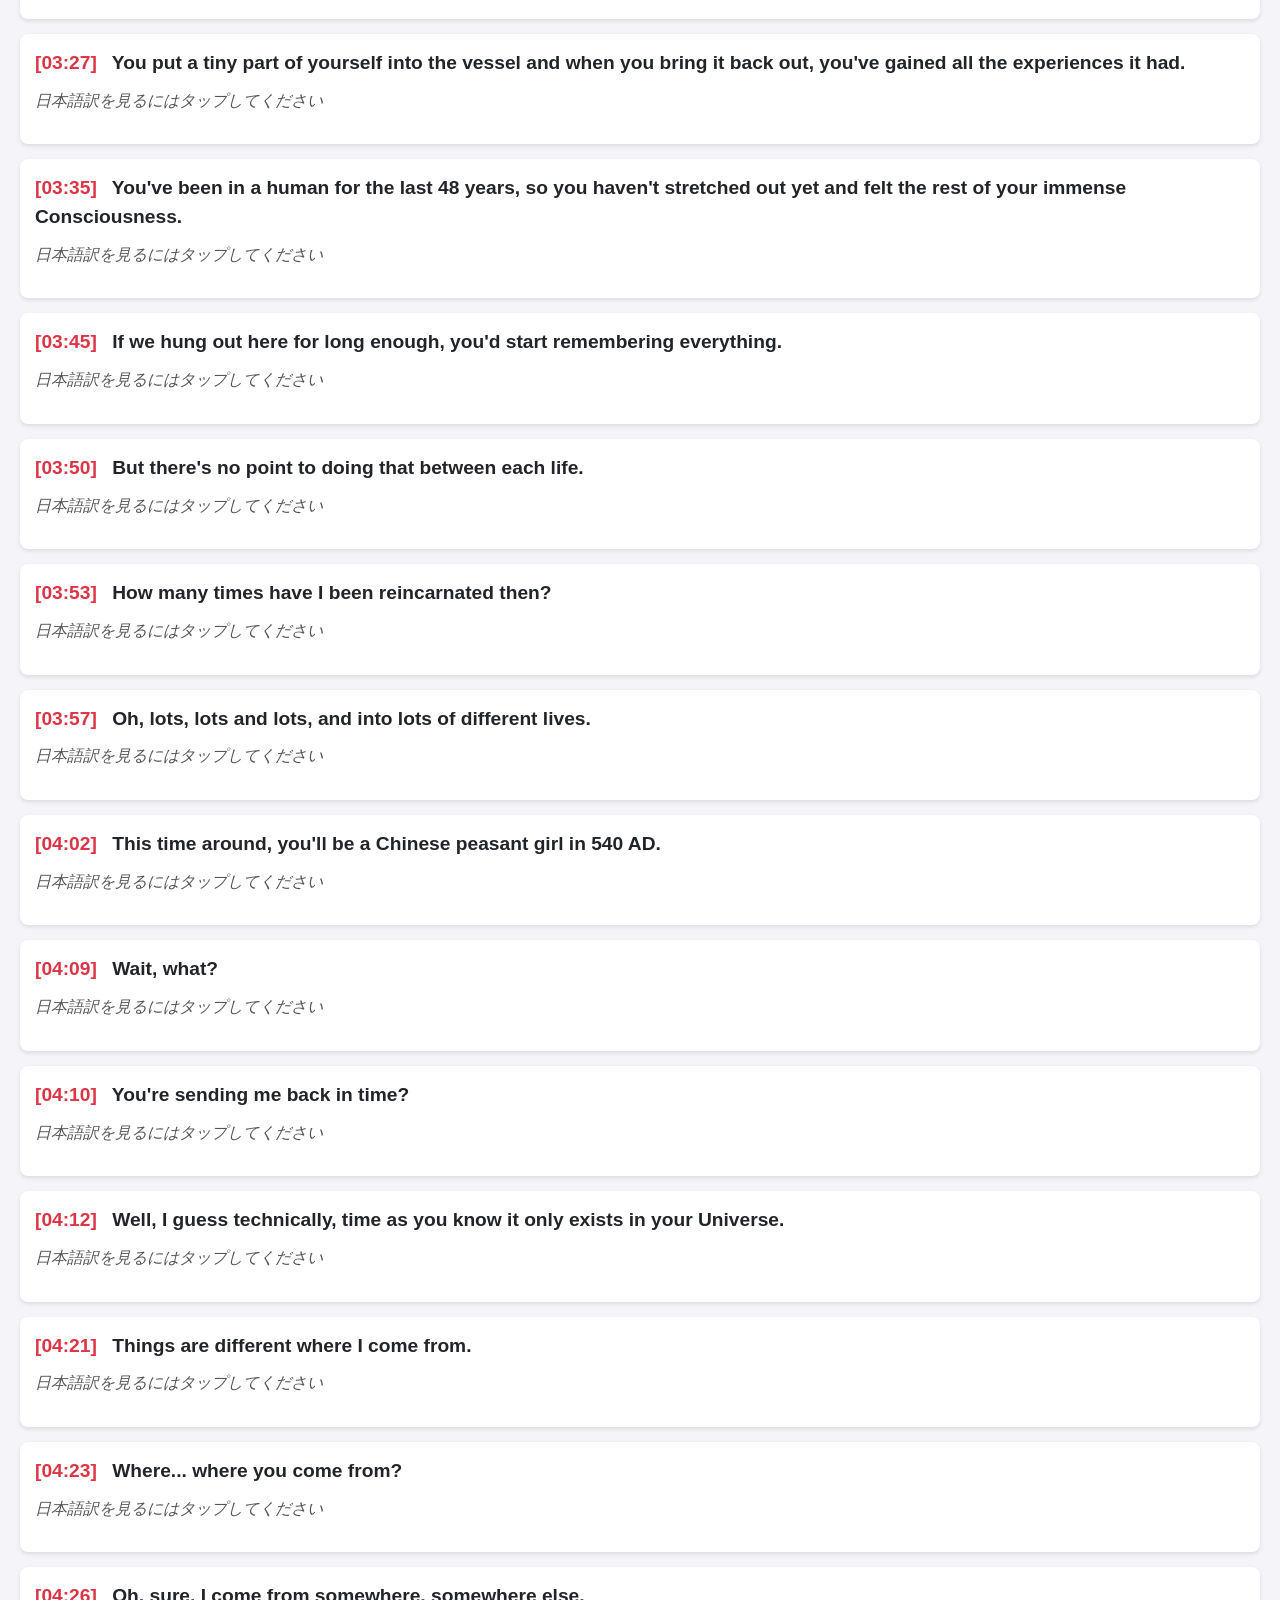
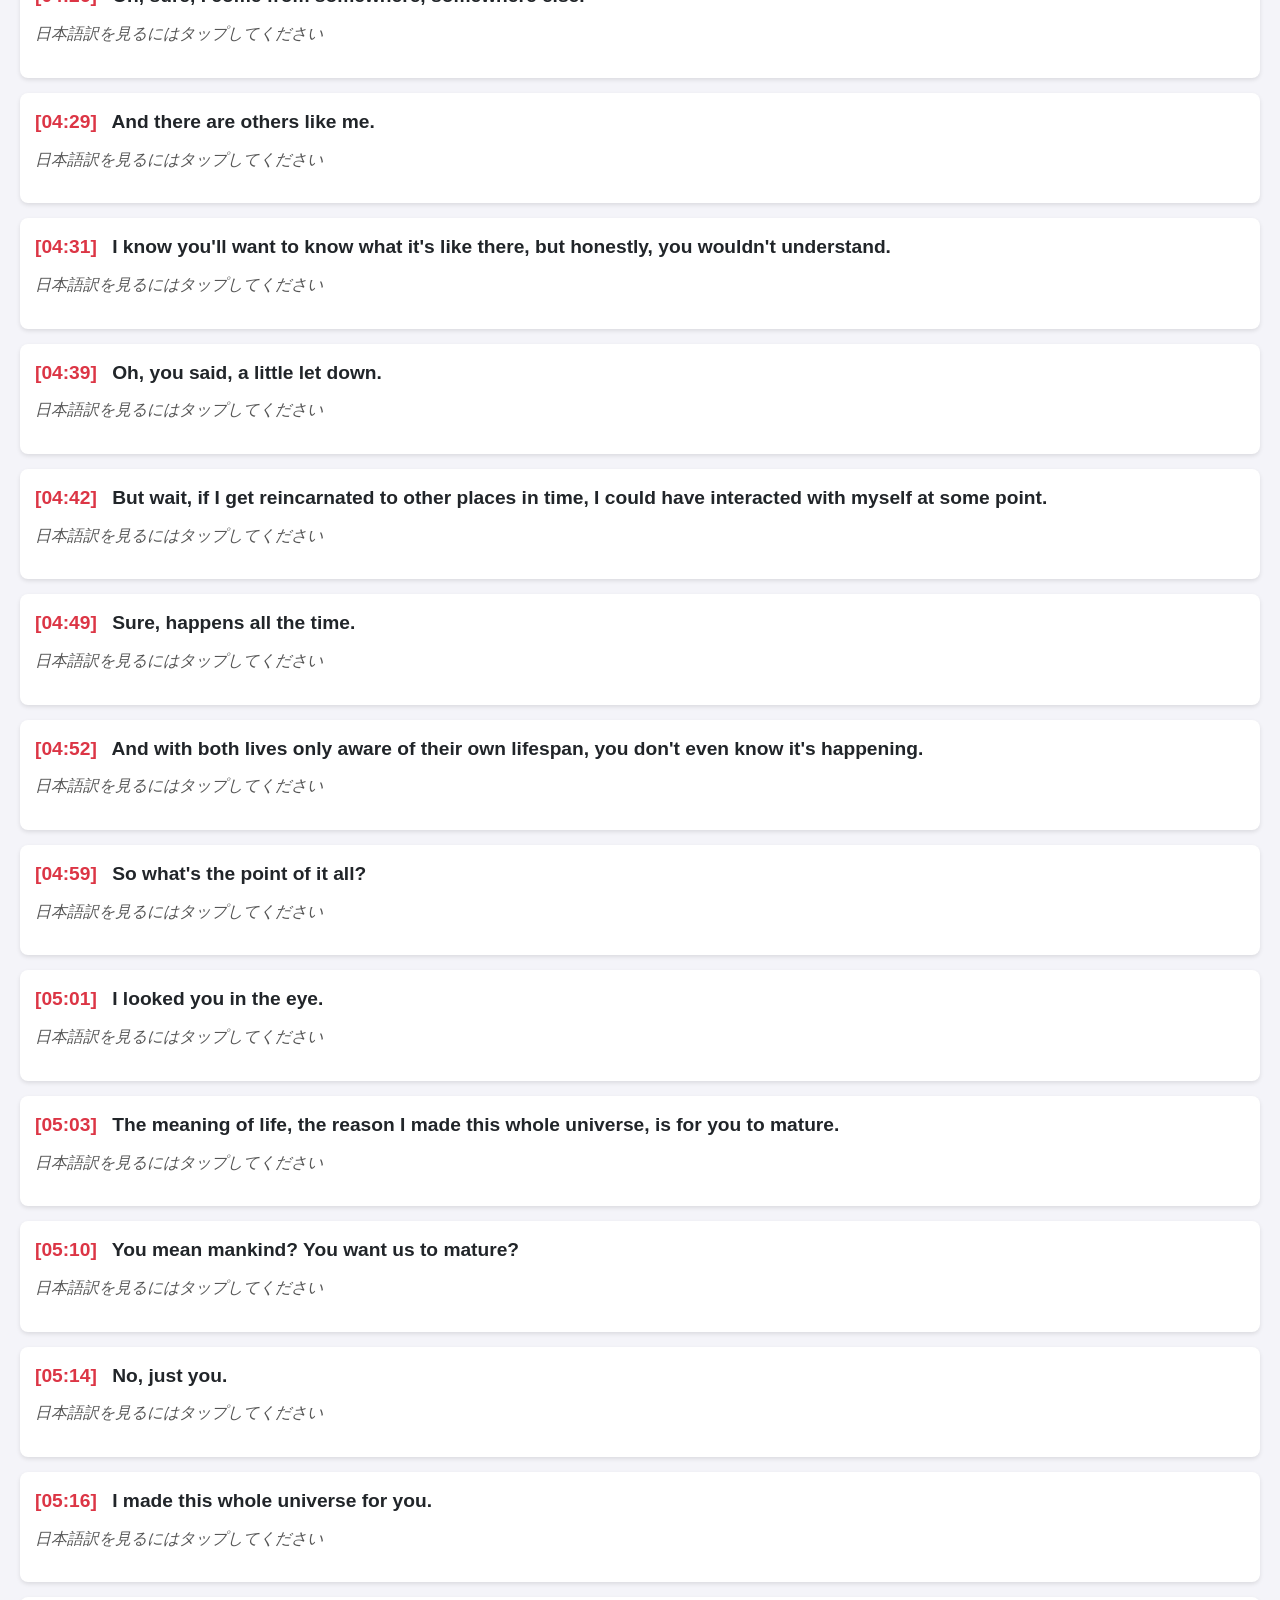
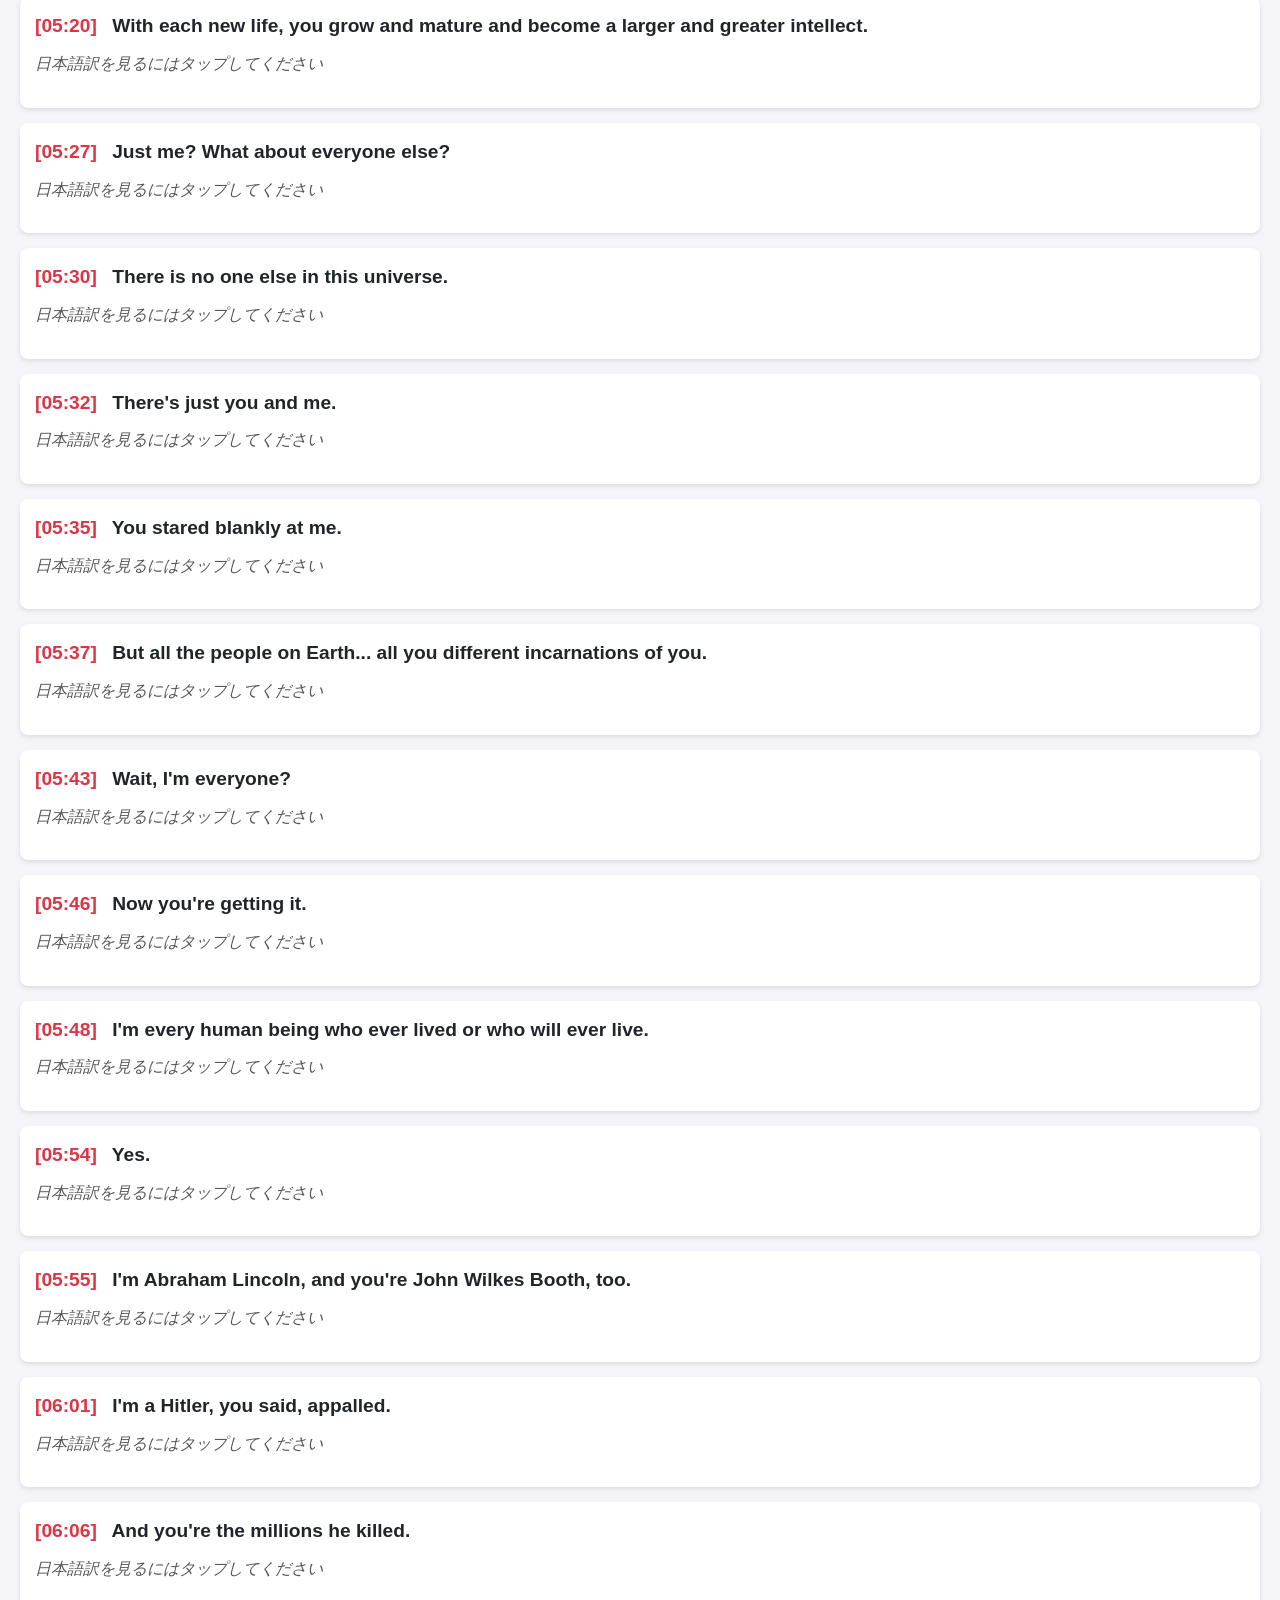
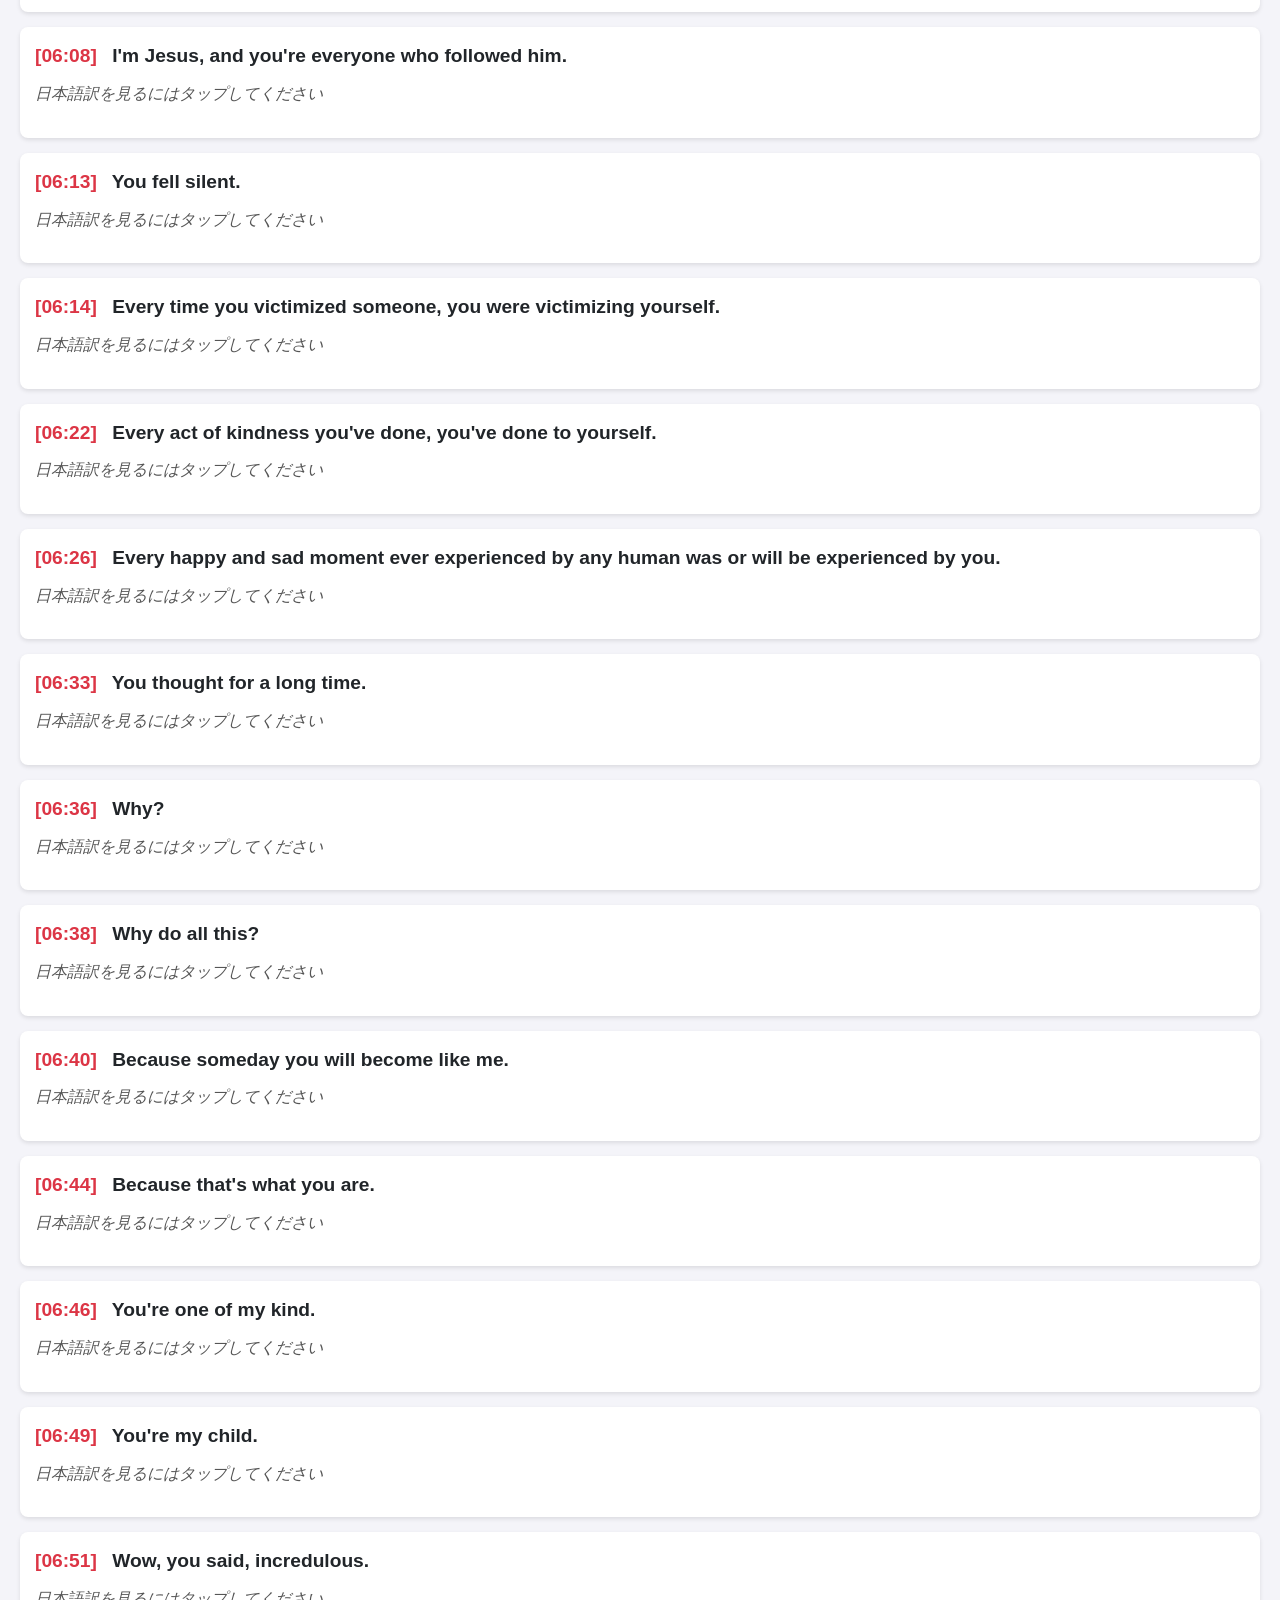
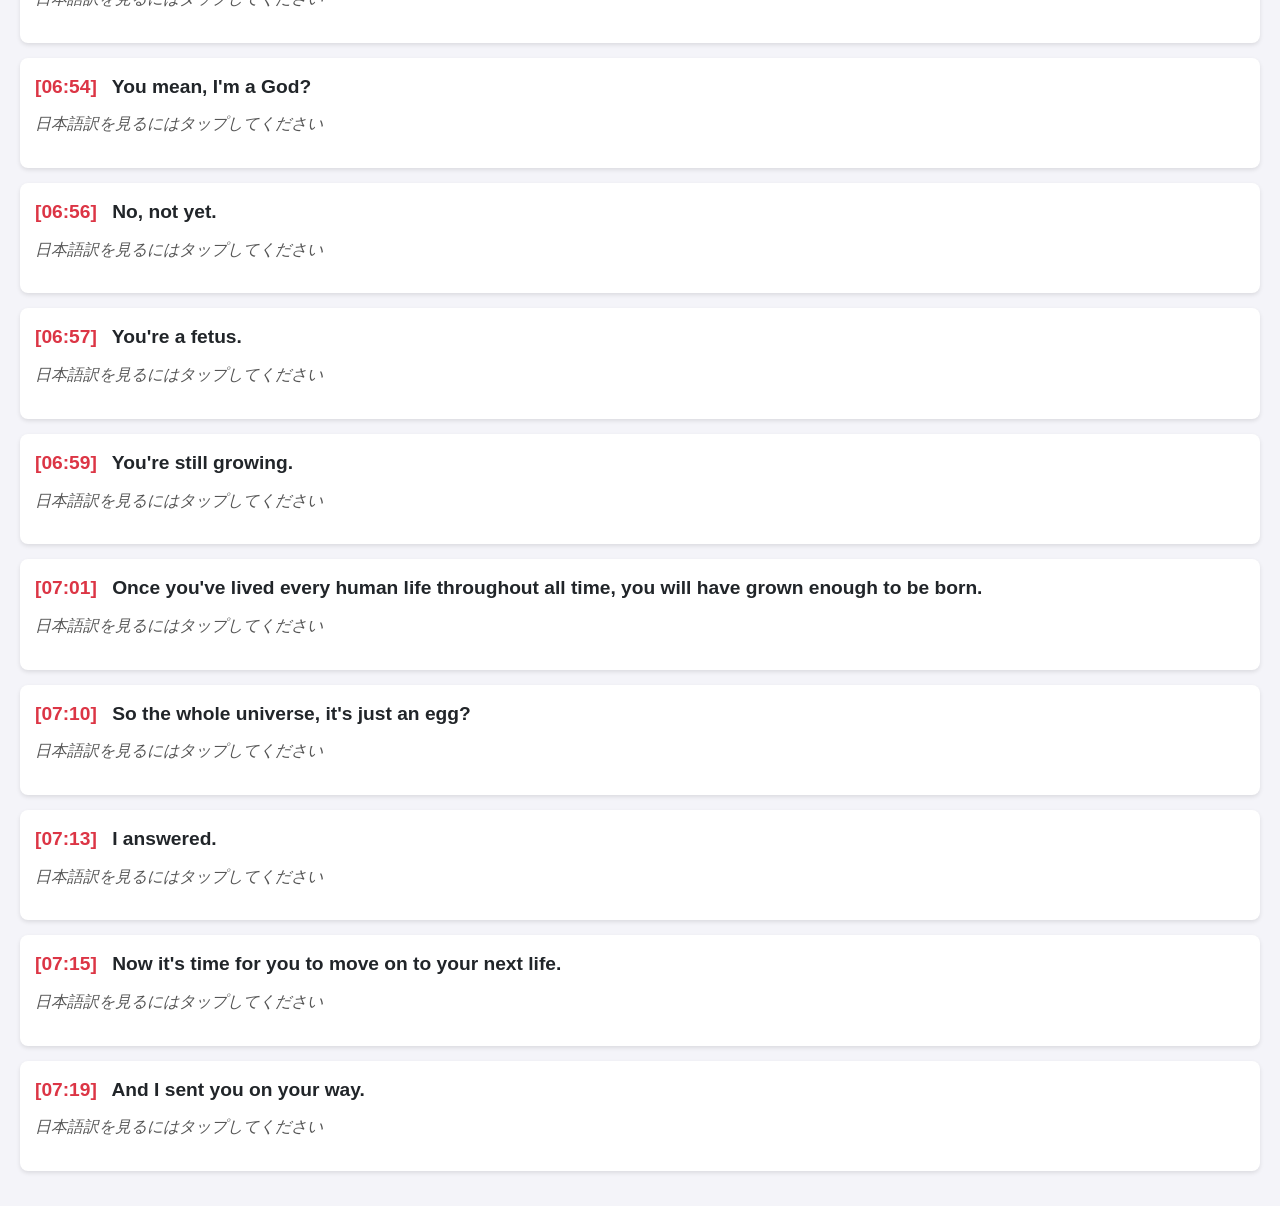
<file: videos/shadowing_The Egg - A Short Story.html.html>
<!DOCTYPE html>
<html lang="ja">
<head>
    <meta charset="UTF-8">
    <meta name="viewport" content="width=device-width, initial-scale=1.0">
    <title>シャドーイング学習シート - The Egg</title>
    <style>
        body {
            font-family: 'Helvetica Neue', Arial, sans-serif;
            background-color: #f4f4f9;
            color: #333;
            margin: 0;
            padding: 20px;
        }
        h1 {
            color: #007bff;
            font-size: 1.5em;
            border-bottom: 2px solid #007bff;
            padding-bottom: 5px;
            margin-bottom: 20px;
        }
        /* YouTubeプレーヤーのコンテナスタイル */
        .video-container {
            position: relative;
            width: 100%;
            /* 16:9のアスペクト比を維持するためのPadding */
            padding-bottom: 56.25%; 
            height: 0;
            margin-bottom: 20px;
        }
        .video-container iframe {
            position: absolute;
            top: 0;
            left: 0;
            width: 100%;
            height: 100%;
            border: none;
        }
        .sentence-block {
            background-color: #fff;
            padding: 15px;
            margin-bottom: 15px;
            border-radius: 8px;
            box-shadow: 0 2px 4px rgba(0, 0, 0, 0.1);
        }
        .english-sentence {
            font-size: 1.2em;
            font-weight: bold;
            line-height: 1.5;
            margin-top: 0;
            margin-bottom: 5px;
            color: #212529;
        }
        .timestamp {
            color: #dc3545; /* 再生ボタンであることを強調 */
            text-decoration: none;
            margin-right: 10px;
            font-weight: 700;
            cursor: pointer;
        }
        .timestamp:hover {
            text-decoration: underline;
        }
        .japanese-container {
            font-size: 1em;
            color: #555;
            line-height: 1.6;
            cursor: pointer;
            padding-top: 5px;
        }
        .translation {
            margin-top: 0;
            font-style: italic;
        }
        .vocab-list {
            display: block;
            margin-top: 5px;
            padding: 8px;
            background-color: #e9ecef;
            border-left: 4px solid #007bff;
            font-size: 0.9em;
            color: #333;
        }
        .hidden {
            display: none;
        }
    </style>
    
    <script>
        // YouTube APIの読み込み
        let player;
        function onYouTubeIframeAPIReady() {
            player = new YT.Player('youtube-player', {
                events: {
                    'onReady': onPlayerReady
                }
            });
        }
        
        function onPlayerReady(event) {
            console.log("YouTube Player is Ready!");
        }

        // タイムスタンプの秒数に変換 (HH:MM:SS形式にも対応)
        function getSeconds(timeStr) {
            const parts = timeStr.replace(/[\[\]]/g, '').split(':').map(Number);
            let seconds = 0;
            if (parts.length === 3) { // HH:MM:SS
                seconds = parts[0] * 3600 + parts[1] * 60 + parts[2];
            } else if (parts.length === 2) { // MM:SS
                seconds = parts[0] * 60 + parts[1];
            }
            return seconds;
        }

        // 埋め込みプレーヤーの再生操作
        window.playAtTime = function(timeStr) {
            if (player && player.seekTo) {
                const seconds = getSeconds(timeStr);
                player.seekTo(seconds, true);
                player.playVideo();
            } else {
                alert("YouTubeプレーヤーが読み込まれていません。少し待ってからお試しください。");
            }
        };

        // 日本語訳の表示/非表示を切り替える関数
        window.toggleTranslation = function(element) {
            const translation = element.querySelector('.translation-content');
            translation.classList.toggle('hidden');
            
            // タップ時のテキストを切り替え
            const currentText = element.querySelector('.translation');
            if (translation.classList.contains('hidden')) {
                currentText.textContent = '日本語訳を見るにはタップしてください';
            } else {
                currentText.textContent = '日本語訳を隠すにはタップしてください';
            }
        };
        
        // 動画データ (タイムスタンプ：ミリ秒切り捨て & 1秒バッファ適用済み)
        const data = [
            // ----------------------------------------------------
            // ここから動画データ
            // ----------------------------------------------------
            { time: '[00:02]', en: 'You were on your way home when you died.', jp: 'あなたは家に帰る途中で亡くなりました。', vocab: 'on your way home (家に帰る途中で)' },
            { time: '[00:06]', en: 'It was a car accident, nothing particularly remarkable, but fatal nonetheless.', jp: 'それは交通事故でした。特に注目すべきことではないものの、それでも命取りになりました。', vocab: 'accident (事故), particularly (特に), remarkable (注目すべき), fatal (命取りの), nonetheless (それにもかかわらず)' },
            { time: '[00:13]', en: 'It was a painless death.', jp: 'それは痛みのない死でした。', vocab: 'painless (痛みのない)' },
            { time: '[00:14]', en: 'The Medics tried their best to save you, but to no avail.', jp: '救急隊員はあなたを救おうと最善を尽くしましたが、無駄でした。', vocab: 'Medics (救急隊員), to no avail (無駄に、効果なく)' },
            { time: '[00:18]', en: 'Your body was so utterly shattered, you were better off, trust me.', jp: 'あなたの体は完全に粉砕されており、その方がマシでした、信じてください。', vocab: 'utterly (完全に), shattered (粉砕された), better off (～のほうがマシな)' },
            { time: '[00:25]', en: 'And that\'s when you met me.', jp: 'そして、その時、あなたは私に会いました。', vocab: '' },
            { time: '[00:27]', en: 'What happened?', jp: '何が起こったの？', vocab: '' },
            { time: '[00:29]', en: 'Where am I?', jp: '私はどこにいるの？', vocab: '' },
            { time: '[00:31]', en: 'You died, I said matter-of-factly, no point in mincing words.', jp: '「あなたは死にました」と私はあっさり言いました。言葉を濁しても意味がありません。', vocab: 'matter-of-factly (あっさりと), no point in (～しても無駄だ), mincing words (言葉を濁す)' },
            { time: '[00:36]', en: 'There was... there was a truck and it was skidding.', jp: 'トラックが…トラックがスリップしていた。', vocab: 'truck (トラック), skidding (スリップしている)' },
            { time: '[00:41]', en: 'Yes, I... I died.', jp: 'はい、私は…死んだんですね。', vocab: '' },
            { time: '[00:43]', en: 'Yes, but don\'t feel bad about it.', jp: 'ええ、でも気に病まないでください。', vocab: 'feel bad about (～を気に病む)' },
            { time: '[00:46]', en: 'Everyone dies.', jp: '誰もが死ぬのです。', vocab: '' },
            { time: '[00:48]', en: 'You looked around.', jp: 'あなたは周りを見渡しました。', vocab: '' },
            { time: '[00:49]', en: 'There was nothingness, just you and me.', jp: 'そこには虚無しかありませんでした。ただあなたと私だけです。', vocab: 'nothingness (虚無)' },
            { time: '[00:54]', en: 'What is this place?', jp: 'ここはどこですか？', vocab: '' },
            { time: '[00:56]', en: 'Is this the afterlife?', jp: 'これが来世ですか？', vocab: 'afterlife (来世)' },
            { time: '[00:58]', en: 'More or less.', jp: 'まあ、そんなところです。', vocab: 'more or less (だいたい、まあそんなところ)' },
            { time: '[01:00]', en: 'Are you God?', jp: 'あなたは神ですか？', vocab: 'God (神)' },
            { time: '[01:01]', en: 'Yes.', jp: 'そうです。', vocab: '' },
            { time: '[01:05]', en: 'I\'m God.', jp: '私が神です。', vocab: '' },
            { time: '[01:07]', en: 'My kids, my wife, what about them?', jp: '私の子供たち、妻は？彼女たちはどうなるのですか？', vocab: '' },
            { time: '[01:10]', en: 'Will they be all right?', jp: '大丈夫でしょうか？', vocab: 'be all right (大丈夫である)' },
            { time: '[01:13]', en: 'That\'s what I like to see, I said.', jp: '「そういうところが好きですよ」と私は言いました。', vocab: '' },
            { time: '[01:16]', en: 'You just died, and your main concern is for your family.', jp: 'あなたはたった今亡くなったのに、一番の関心事は家族のことなのですね。', vocab: 'main concern (一番の関心事)' },
            { time: '[01:21]', en: 'That\'s good stuff right there.', jp: 'それは素晴らしいことです。', vocab: 'good stuff (素晴らしいこと)' },
            { time: '[01:24]', en: 'You looked at me with fascination.', jp: 'あなたは魅了されたように私を見ました。', vocab: 'fascination (魅了、興味)' },
            { time: '[01:28]', en: 'To you, I didn\'t look like God.', jp: 'あなたには、私は神のようには見えませんでした。', vocab: '' },
            { time: '[01:30]', en: 'I just looked like some man or possibly a woman, some vague authority figure, maybe.', jp: 'ただの男性か、あるいは女性、ぼんやりとした権威者、そんな風に見えたのでしょう。', vocab: 'possibly (もしかすると), vague (ぼんやりとした), authority figure (権威者)' },
            { time: '[01:38]', en: 'Don\'t worry, I said, they\'ll be fine.', jp: '「心配しないでください」と私は言いました。「大丈夫ですよ。」', vocab: '' },
            { time: '[01:41]', en: 'Your kids will remember you as perfect in every way.', jp: 'あなたの子供たちは、あらゆる点で完璧なあなたを覚えているでしょう。', vocab: 'in every way (あらゆる点で)' },
            { time: '[01:46]', en: 'They didn\'t have time to grow contemptuous of you.', jp: '彼らは、あなたを軽蔑するほどに成長する時間がありませんでした。', vocab: 'grow contemptuous of (～を軽蔑するようになる)' },
            { time: '[01:51]', en: 'Your wife will cry on the outside but will be secretly relieved.', jp: 'あなたの妻は表面上は泣きますが、密かに安堵するでしょう。', vocab: 'secretly (密かに), relieved (安心した)' },
            { time: '[01:55]', en: 'To be fair, your marriage was falling apart.', jp: '公平に言って、あなたの結婚生活は破綻しかけていました。', vocab: 'To be fair (公平に言って), falling apart (崩壊しかけている)' },
            { time: '[01:59]', en: 'If it\'s any consolation, she\'ll feel very guilty for feeling relieved.', jp: 'もし慰めになるなら、彼女は安堵したことに対して非常に罪悪感を覚えるでしょう。', vocab: 'consolation (慰め), guilty (罪悪感のある)' },
            { time: '[02:07]', en: 'Oh, so what happens now?', jp: 'ああ、ではこれからどうなるのですか？', vocab: '' },
            { time: '[02:10]', en: 'Do I go to heaven or hell or something?', jp: '私は天国か地獄にでも行くのですか？', vocab: 'heaven (天国), hell (地獄)' },
            { time: '[02:13]', en: 'Neither.', jp: 'どちらでもありません。', vocab: 'neither (どちらでもない)' },
            { time: '[02:17]', en: 'You\'ll be reincarnated.', jp: 'あなたは生まれ変わります。', vocab: 'reincarnated (生まれ変わる)' },
            { time: '[02:21]', en: 'Ah, so the Hindus were right.', jp: 'ああ、ではヒンドゥー教徒が正しかったのですね。', vocab: 'Hindus (ヒンドゥー教徒)' },
            { time: '[02:24]', en: 'All religions are right in their own way.', jp: 'すべての宗教は、それぞれのやり方で正しいのです。', vocab: 'in their own way (それぞれのやり方で)' },
            { time: '[02:27]', en: 'Walk with me.', jp: '私と一緒に歩いてください。', vocab: '' },
            { time: '[02:28]', en: 'You followed along as we strode through the void.', jp: '私たちが虚空の中を大股で歩くと、あなたはついてきました。', vocab: 'followed along (ついていく), strode (大股で歩いた), void (虚空)' },
            { time: '[02:34]', en: 'Where are we going?', jp: '私たちはどこへ行くのですか？', vocab: '' },
            { time: '[02:36]', en: 'Nowhere in particular.', jp: '特にどこへというわけではありません。', vocab: 'Nowhere in particular (特にどこへというわけではない)' },
            { time: '[02:37]', en: 'It\'s just nice to walk while we talk.', jp: '話しながら歩くのはただ気持ちがいいのです。', vocab: '' },
            { time: '[02:41]', en: 'So what\'s the point then?', jp: 'では、一体何の意味があるのですか？', vocab: 'what\'s the point (何の意味がある)' },
            { time: '[02:43]', en: 'When I get reborn, I\'ll just be a blank slate, right?', jp: '私が生まれ変わるとき、私はただの白紙の状態になるのでしょう？', vocab: 'reborn (生まれ変わる), blank slate (白紙の状態)' },
            { time: '[02:49]', en: 'A baby.', jp: '赤ちゃんに。', vocab: '' },
            { time: '[02:50]', en: 'So all my experiences and everything I did in this life won\'t matter.', jp: 'だから、私の経験も、この人生でやったことも、すべて無意味になる。', vocab: '' },
            { time: '[02:55]', en: 'Not so.', jp: 'そうではありません。', vocab: 'Not so (そうではない)' },
            { time: '[02:56]', en: 'You have within you all the knowledge and experiences of all your past lives.', jp: 'あなたはあなたの中に、すべての過去世の知識と経験をすべて持っています。', vocab: 'knowledge (知識), past lives (過去世)' },
            { time: '[03:02]', en: 'You just don\'t remember them right now.', jp: 'ただ、今は覚えていないだけです。', vocab: '' },
            { time: '[03:04]', en: 'I stopped walking and took you by the shoulders.', jp: '私は歩くのを止め、あなたの肩に手を置きました。', vocab: 'took you by the shoulders (あなたの肩に手を置いた)' },
            { time: '[03:09]', en: 'Your soul is more magnificent, beautiful, and gigantic than you can possibly imagine.', jp: 'あなたの魂は、あなたが想像できる以上に壮大で、美しく、巨大です。', vocab: 'soul (魂), magnificent (壮大な), gigantic (巨大な), possibly (可能性として)' },
            { time: '[03:17]', en: 'A human mind can only contain a tiny fraction of what you are.', jp: '人間の心は、あなたという存在のほんの小さな断片しか含むことができません。', vocab: 'contain (含む), tiny fraction (小さな断片)' },
            { time: '[03:22]', en: 'It\'s like sticking your finger in a glass of water to see if it\'s hot or cold.', jp: 'それは、水が熱いか冷たいかを見るために、グラスに指を突っ込むようなものです。', vocab: 'sticking (突っ込む)' },
            { time: '[03:27]', en: 'You put a tiny part of yourself into the vessel and when you bring it back out, you\'ve gained all the experiences it had.', jp: 'あなたは自分自身の小さな一部をその器（体）に入れ、それを取り戻すとき、その器が持っていたすべての経験を獲得しています。', vocab: 'vessel (器), gained (獲得した)' },
            { time: '[03:35]', en: 'You\'ve been in a human for the last 48 years, so you haven\'t stretched out yet and felt the rest of your immense Consciousness.', jp: 'あなたはこの48年間人間の中にいたので、まだ広がりきっておらず、あなたの広大な意識の残りの部分を感じていません。', vocab: 'stretched out (広がる), immense (広大な), Consciousness (意識)' },
            { time: '[03:45]', en: 'If we hung out here for long enough, you\'d start remembering everything.', jp: 'ここで十分長く過ごせば、あなたはすべてを思い出し始めるでしょう。', vocab: 'hung out (過ごす)' },
            { time: '[03:50]', en: 'But there\'s no point to doing that between each life.', jp: 'しかし、人生の合間にそうしても意味がありません。', vocab: '' },
            { time: '[03:53]', en: 'How many times have I been reincarnated then?', jp: 'では、私は今までに何回生まれ変わったのですか？', vocab: '' },
            { time: '[03:57]', en: 'Oh, lots, lots and lots, and into lots of different lives.', jp: 'ああ、たくさんです。たくさん、たくさん、そしてたくさんの異なる人生に。', vocab: '' },
            { time: '[04:02]', en: 'This time around, you\'ll be a Chinese peasant girl in 540 AD.', jp: '今回は、西暦540年の中国の農民の少女になります。', vocab: 'time around (今回は), peasant (農民), AD (西暦)' },
            { time: '[04:09]', en: 'Wait, what?', jp: '待って、何？', vocab: '' },
            { time: '[04:10]', en: 'You\'re sending me back in time?', jp: '私を過去に送るのですか？', vocab: 'back in time (時間を遡る)' },
            { time: '[04:12]', en: 'Well, I guess technically, time as you know it only exists in your Universe.', jp: 'まあ、厳密に言えば、あなたが知っている時間というものは、あなたの宇宙にしか存在しません。', vocab: 'technically (厳密に言えば), exists (存在する)' },
            { time: '[04:21]', en: 'Things are different where I come from.', jp: '私が来た場所では、物事が異なります。', vocab: '' },
            { time: '[04:23]', en: 'Where... where you come from?', jp: 'どこ…あなたが来た場所って？', vocab: '' },
            { time: '[04:26]', en: 'Oh, sure, I come from somewhere, somewhere else.', jp: 'ああ、もちろん、私はどこか別の場所から来ました。', vocab: '' },
            { time: '[04:29]', en: 'And there are others like me.', jp: 'そして、私のような存在は他にもいます。', vocab: '' },
            { time: '[04:31]', en: 'I know you\'ll want to know what it\'s like there, but honestly, you wouldn\'t understand.', jp: 'あなたがそこがどんな場所か知りたいのは分かりますが、正直なところ、あなたには理解できません。', vocab: 'honestly (正直なところ)' },
            { time: '[04:39]', en: 'Oh, you said, a little let down.', jp: '「ああ」とあなたは少しがっかりしたように言いました。', vocab: 'let down (がっかりした)' },
            { time: '[04:42]', en: 'But wait, if I get reincarnated to other places in time, I could have interacted with myself at some point.', jp: 'でも待って、もし私が時間の他の場所に生まれ変わっているとしたら、ある時点で自分自身と交流した可能性がありますね。', vocab: 'interacted with (～と交流した), at some point (ある時点で)' },
            { time: '[04:49]', en: 'Sure, happens all the time.', jp: 'もちろん、いつも起こっていますよ。', vocab: '' },
            { time: '[04:52]', en: 'And with both lives only aware of their own lifespan, you don\'t even know it\'s happening.', jp: 'そして、両方の人生が自分自身の寿命しか意識していないので、あなたはそれが起こっていることさえ知りません。', vocab: 'aware of (～を意識している), lifespan (寿命)' },
            { time: '[04:59]', en: 'So what\'s the point of it all?', jp: 'では、これらすべてに何の意味があるのですか？', vocab: '' },
            { time: '[05:01]', en: 'I looked you in the eye.', jp: '私はあなたの目を見ました。', vocab: 'looked you in the eye (あなたの目を見た)' },
            { time: '[05:03]', en: 'The meaning of life, the reason I made this whole universe, is for you to mature.', jp: '人生の意味、私がこの全宇宙を作った理由は、あなたが成熟するためです。', vocab: 'meaning of life (人生の意味), mature (成熟する)' },
            { time: '[05:10]', en: 'You mean mankind? You want us to mature?', jp: '人類のことですか？私たちに成熟してほしいのですか？', vocab: 'mankind (人類)' },
            { time: '[05:14]', en: 'No, just you.', jp: 'いいえ、あなただけです。', vocab: '' },
            { time: '[05:16]', en: 'I made this whole universe for you.', jp: '私はこの全宇宙をあなたのために作りました。', vocab: '' },
            { time: '[05:20]', en: 'With each new life, you grow and mature and become a larger and greater intellect.', jp: '新しい人生ごとに、あなたは成長し、成熟し、より大きく、より偉大な知性になります。', vocab: 'intellect (知性)' },
            { time: '[05:27]', en: 'Just me? What about everyone else?', jp: '私だけ？他の皆はどうなるのですか？', vocab: '' },
            { time: '[05:30]', en: 'There is no one else in this universe.', jp: 'この宇宙には、他に誰もいません。', vocab: '' },
            { time: '[05:32]', en: 'There\'s just you and me.', jp: 'いるのはあなたと私だけです。', vocab: '' },
            { time: '[05:35]', en: 'You stared blankly at me.', jp: 'あなたはぼんやりと私を見つめました。', vocab: 'stared blankly (ぼんやりと見つめた)' },
            { time: '[05:37]', en: 'But all the people on Earth... all you different incarnations of you.', jp: 'しかし、地球上のすべての人々は…皆、あなたの異なる転生（姿）なのですね。', vocab: 'incarnations (転生、化身)' },
            { time: '[05:43]', en: 'Wait, I\'m everyone?', jp: '待って、私がみんな？', vocab: '' },
            { time: '[05:46]', en: 'Now you\'re getting it.', jp: 'ようやく理解しましたね。', vocab: 'getting it (理解する)' },
            { time: '[05:48]', en: 'I\'m every human being who ever lived or who will ever live.', jp: '私は、これまでに生きた、あるいはこれから生きるであろうすべての人類です。', vocab: 'human being (人間)' },
            { time: '[05:54]', en: 'Yes.', jp: 'そうです。', vocab: '' },
            { time: '[05:55]', en: 'I\'m Abraham Lincoln, and you\'re John Wilkes Booth, too.', jp: '私はエイブラハム・リンカーンであり、あなたはジョン・ウィルクス・ブースでもあります。', vocab: 'Abraham Lincoln (エイブラハム・リンカーン), John Wilkes Booth (ジョン・ウィルクス・ブース)' },
            { time: '[06:01]', en: 'I\'m a Hitler, you said, appalled.', jp: '「私はヒトラーなの？」あなたは愕然として言いました。', vocab: 'Hitler (ヒトラー), appalled (愕然として)' },
            { time: '[06:06]', en: 'And you\'re the millions he killed.', jp: 'そして、あなたは彼が殺した何百万人でもあります。', vocab: '' },
            { time: '[06:08]', en: 'I\'m Jesus, and you\'re everyone who followed him.', jp: '私はイエスであり、あなたは彼に従ったすべての人でもあります。', vocab: 'Jesus (イエス)' },
            { time: '[06:13]', en: 'You fell silent.', jp: 'あなたは黙り込みました。', vocab: 'fell silent (黙り込んだ)' },
            { time: '[06:14]', en: 'Every time you victimized someone, you were victimizing yourself.', jp: 'あなたが誰かを犠牲にするたびに、あなたは自分自身を犠牲にしていたのです。', vocab: 'victimized (犠牲にした), yourself (あなた自身)' },
            { time: '[06:22]', en: 'Every act of kindness you\'ve done, you\'ve done to yourself.', jp: 'あなたがしたすべての親切な行いは、あなた自身にしたことなのです。', vocab: 'act of kindness (親切な行い)' },
            { time: '[06:26]', en: 'Every happy and sad moment ever experienced by any human was or will be experienced by you.', jp: 'これまでに誰かの人間が経験したすべての幸せな瞬間、悲しい瞬間は、あなたが経験したか、これから経験するでしょう。', vocab: 'experienced by (～によって経験された)' },
            { time: '[06:33]', en: 'You thought for a long time.', jp: 'あなたは長い間考えました。', vocab: '' },
            { time: '[06:36]', en: 'Why?', jp: 'なぜ？', vocab: '' },
            { time: '[06:38]', en: 'Why do all this?', jp: 'なぜこんなことをするのですか？', vocab: '' },
            { time: '[06:40]', en: 'Because someday you will become like me.', jp: 'なぜなら、いつかあなたは私と同じようになるからです。', vocab: 'someday (いつか)' },
            { time: '[06:44]', en: 'Because that\'s what you are.', jp: 'なぜなら、それがあなたの本質だからです。', vocab: '' },
            { time: '[06:46]', en: 'You\'re one of my kind.', jp: 'あなたは私と同じ種類（存在）なのです。', vocab: 'one of my kind (私と同じ種類)' },
            { time: '[06:49]', en: 'You\'re my child.', jp: 'あなたは私の子供です。', vocab: '' },
            { time: '[06:51]', en: 'Wow, you said, incredulous.', jp: '「わあ」とあなたは信じられない様子で言いました。', vocab: 'incredulous (信じられない様子で)' },
            { time: '[06:54]', en: 'You mean, I\'m a God?', jp: 'つまり、私は神なのですか？', vocab: '' },
            { time: '[06:56]', en: 'No, not yet.', jp: 'いいえ、まだです。', vocab: '' },
            { time: '[06:57]', en: 'You\'re a fetus.', jp: 'あなたは胎児です。', vocab: 'fetus (胎児)' },
            { time: '[06:59]', en: 'You\'re still growing.', jp: 'あなたはまだ成長している途中です。', vocab: '' },
            { time: '[07:01]', en: 'Once you\'ve lived every human life throughout all time, you will have grown enough to be born.', jp: 'あなたが全ての時間をかけてすべての人間の人生を生き終えたとき、あなたは生まれるのに十分なほど成長しているでしょう。', vocab: 'throughout all time (全ての時間をかけて)' },
            { time: '[07:10]', en: 'So the whole universe, it\'s just an egg?', jp: 'では、この全宇宙は、ただの卵なのですか？', vocab: 'egg (卵)' },
            { time: '[07:13]', en: 'I answered.', jp: '私は答えました。', vocab: '' },
            { time: '[07:15]', en: 'Now it\'s time for you to move on to your next life.', jp: 'さあ、あなたは次の人生へ進む時間です。', vocab: 'move on to (～へ進む)' },
            { time: '[07:19]', en: 'And I sent you on your way.', jp: 'そして、私はあなたを送り出しました。', vocab: 'sent you on your way (あなたを送り出した)' },
            // ----------------------------------------------------
            // ここまで動画データ
            // ----------------------------------------------------
        ];

        document.addEventListener('DOMContentLoaded', () => {
            const container = document.getElementById('shadowing-container');
            
            // プレーヤーの埋め込み
            const videoContainer = document.getElementById('video-placeholder');
            
            // ***** ここが修正箇所です *****
            const originUrl = 'https://cijb-7724.github.io'; // GitHub Pagesのドメイン
            const videoId = 'h6fcK_fRYaI'; // 動画ID
            
            videoContainer.innerHTML = `
                <iframe id="youtube-player" src="https://www.youtube.com/embed/${videoId}?enablejsapi=1&origin=${originUrl}&modestbranding=1" allow="autoplay; encrypted-media" allowfullscreen></iframe>
            `;
            // ***************************

            data.forEach(item => {
                const block = document.createElement('div');
                block.className = 'sentence-block';

                block.innerHTML = `
                    <p class="english-sentence">
                        <span class="timestamp" onclick="playAtTime('${item.time}')">${item.time}</span> ${item.en}
                    </p>
                    <div class="japanese-container" onclick="toggleTranslation(this)">
                        <p class="translation">日本語訳を見るにはタップしてください</p>
                        <div class="translation-content hidden">
                            <p class="translation">${item.jp}</p>
                            ${item.vocab ? `<span class="vocab-list">語彙: ${item.vocab}</span>` : ''}
                        </div>
                    </div>
                `;
                container.appendChild(block);
            });
            
            // YouTube Iframe Player APIスクリプトの動的ロード
            const tag = document.createElement('script');
            tag.src = "https://www.youtube.com/iframe_api";
            const firstScriptTag = document.getElementsByTagName('script')[0];
            firstScriptTag.parentNode.insertBefore(tag, firstScriptTag);
        });
    </script>
</head>
<body>
    <h1>シャドーイング学習シート（埋め込みプレーヤー版）</h1>
    <p>動画: The Egg - A Short Story</p>
    <p>💡 操作: 文の [MM:SS] をタップすると、上の埋め込みプレーヤーでその位置から再生が始まります。日本語訳はタップで表示/非表示を切り替えられます。</p>
    
    <div class="video-container" id="video-placeholder">
    </div>
    
    <div id="shadowing-container">
    </div>
</body>
</html>
</file>
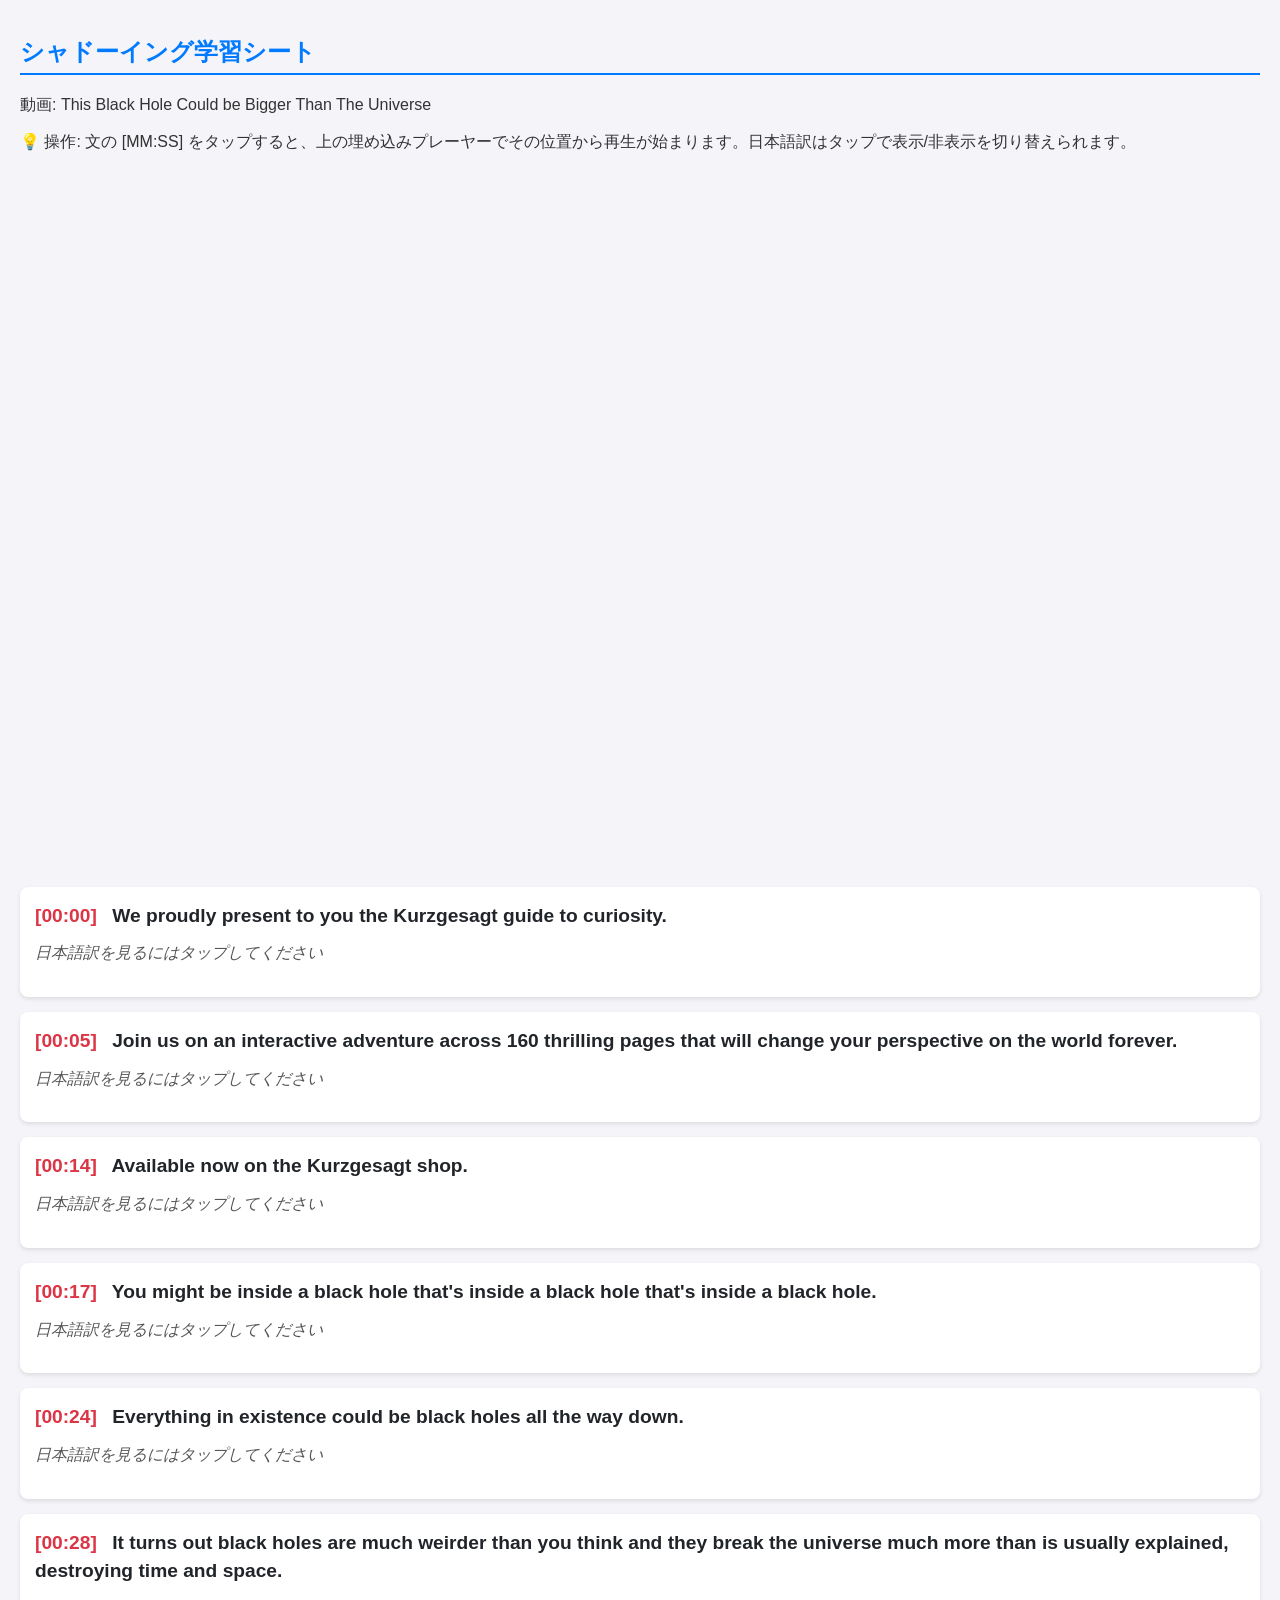
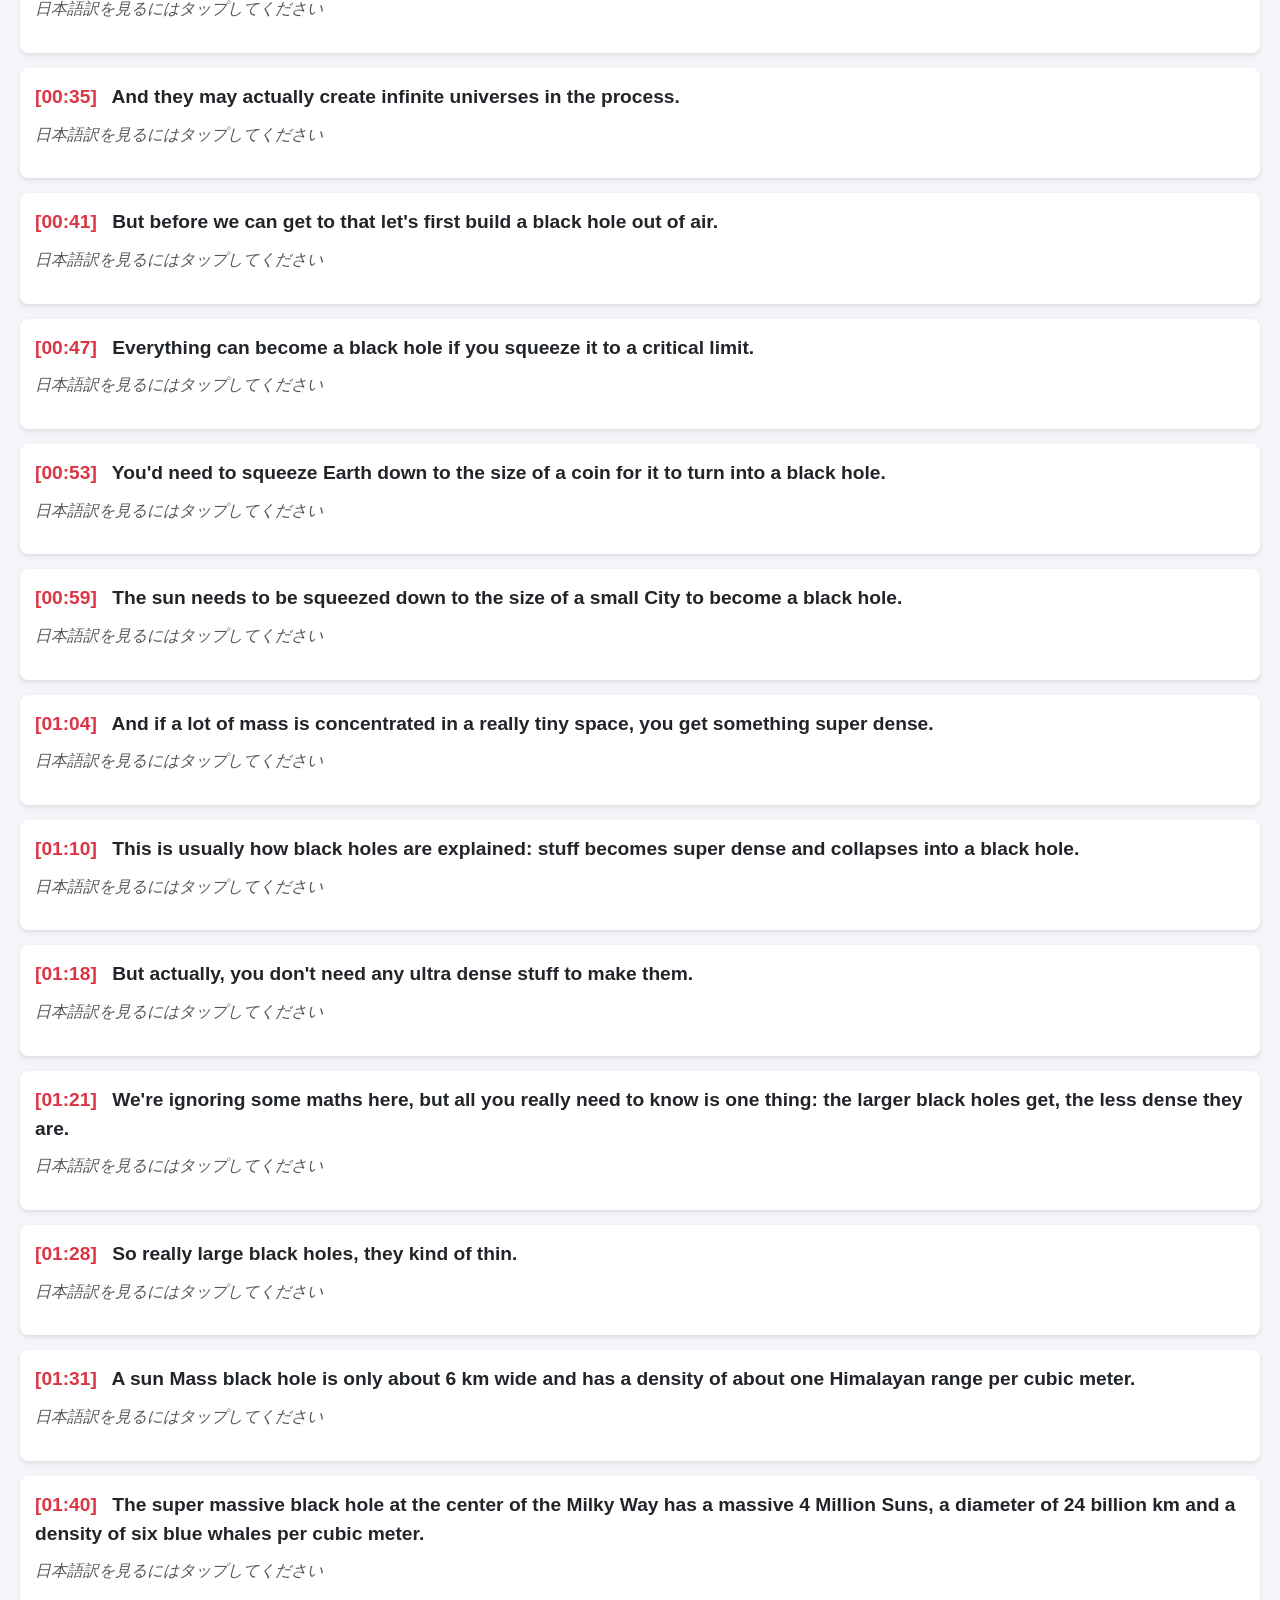
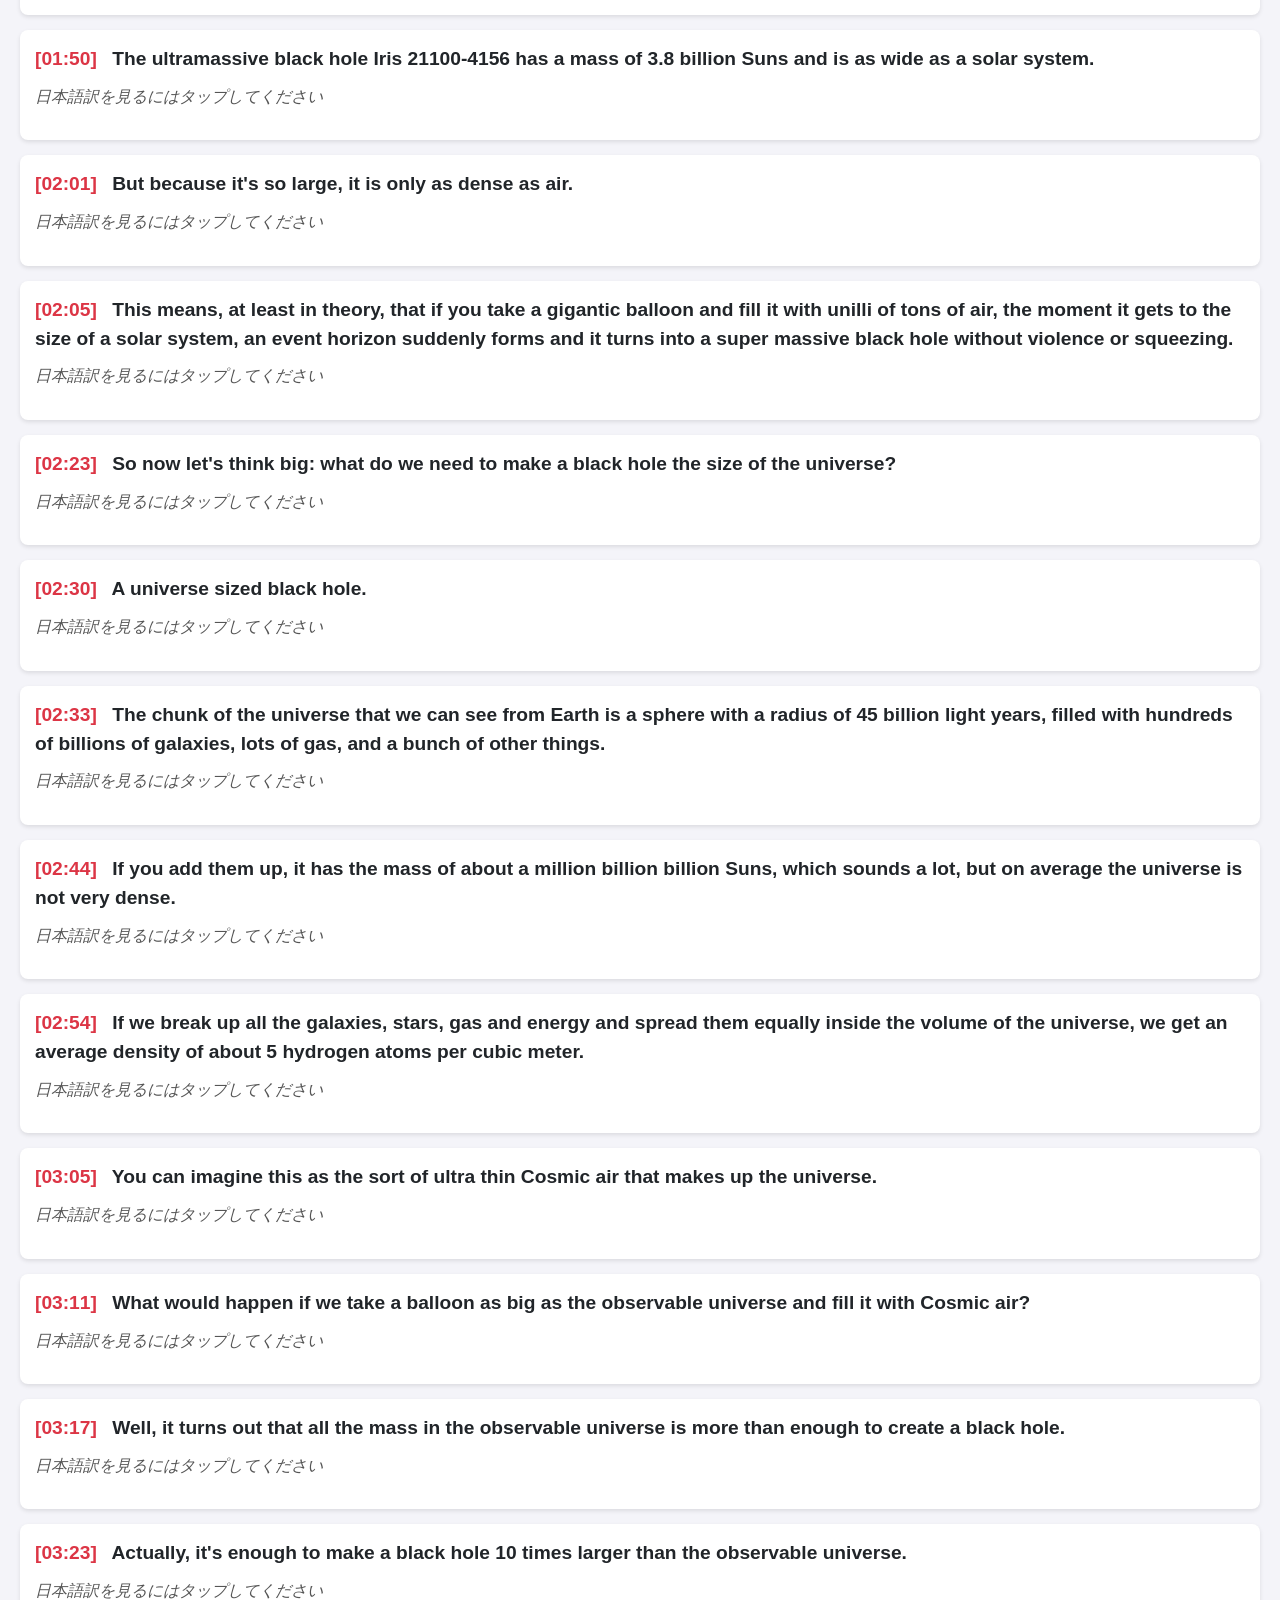
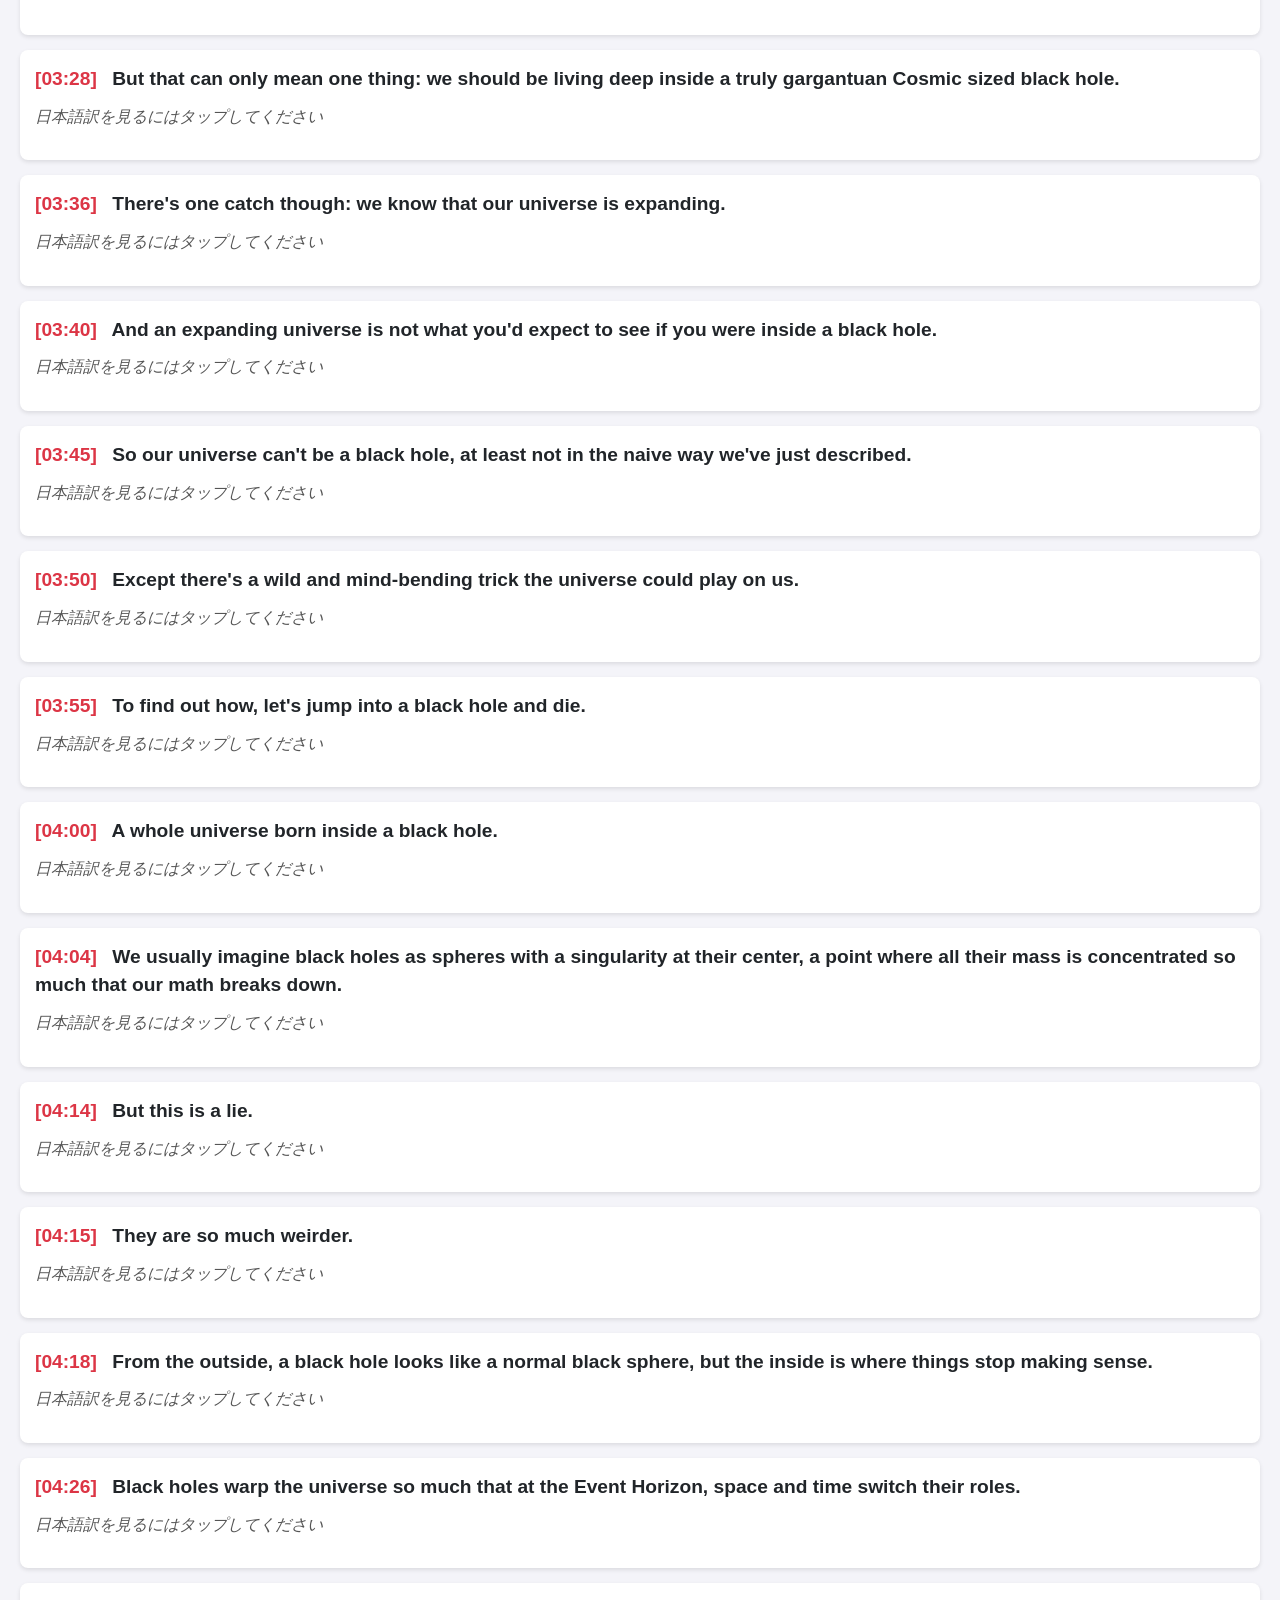
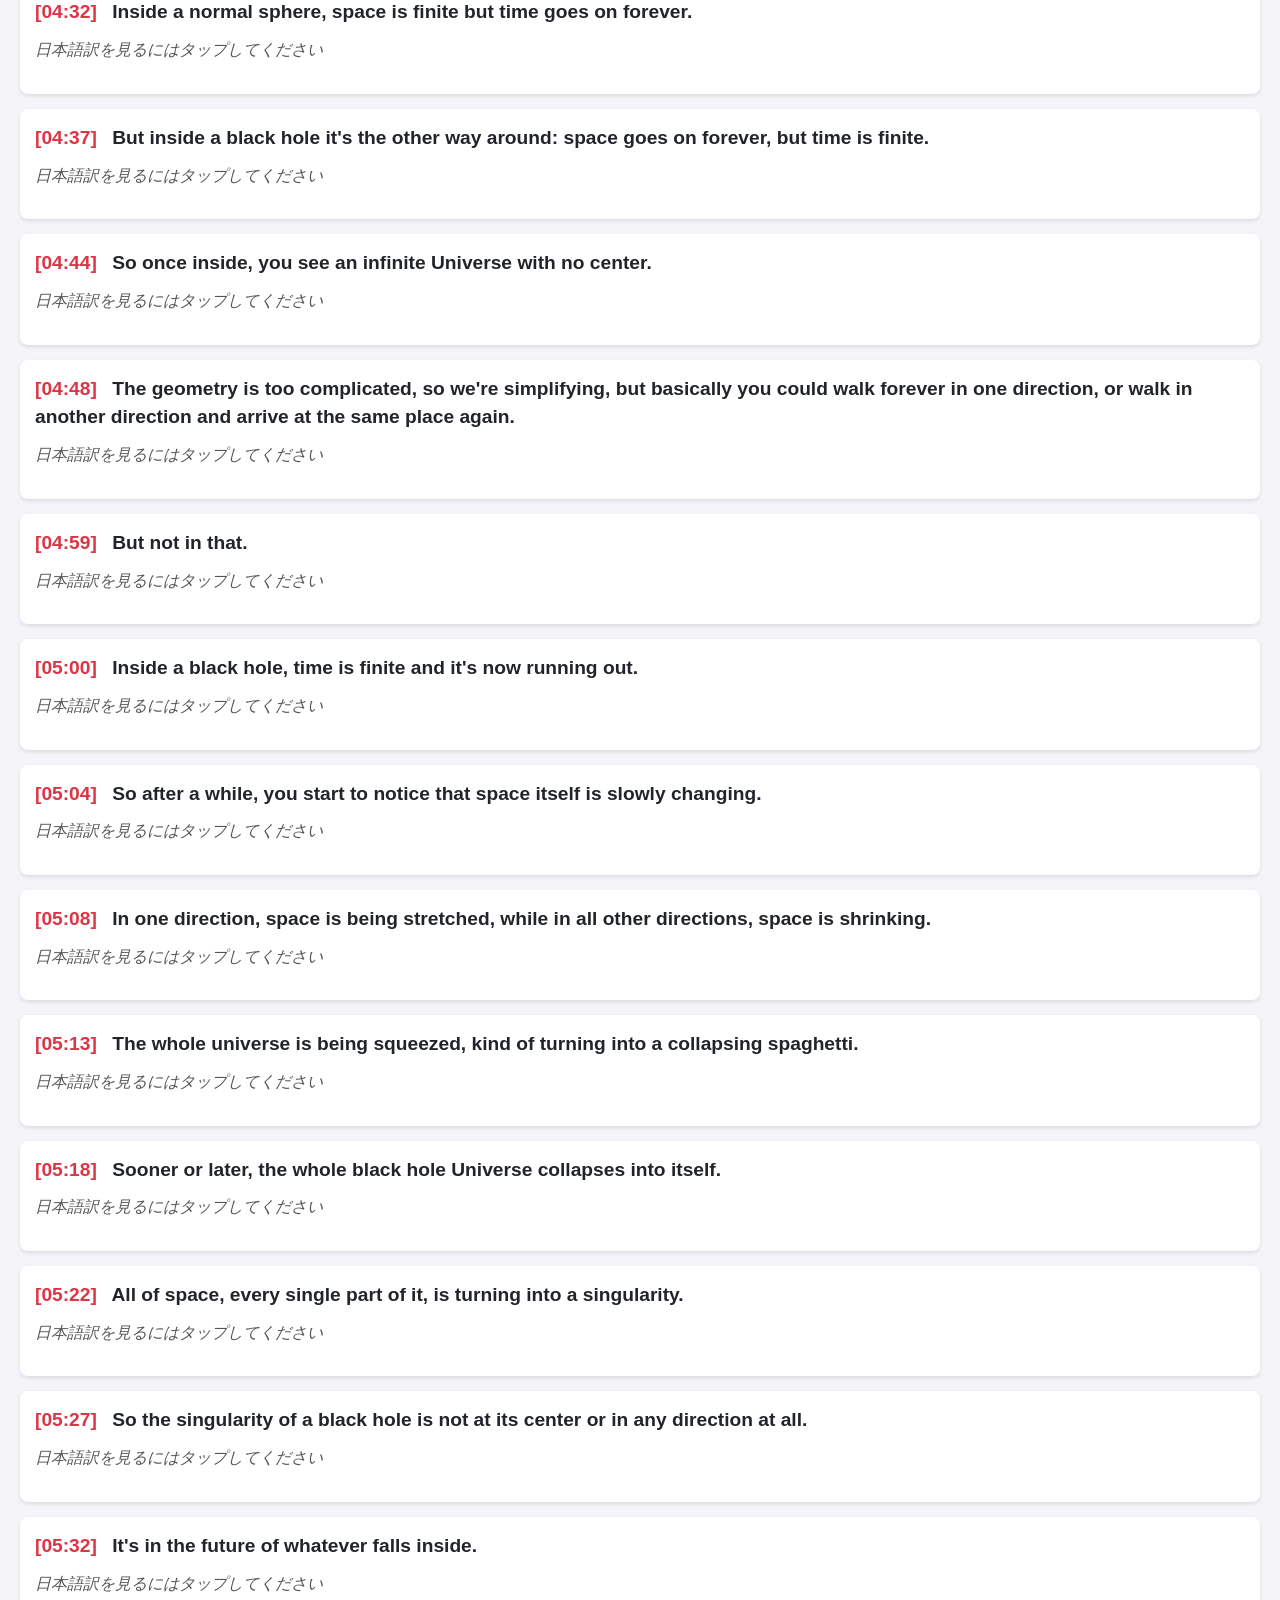
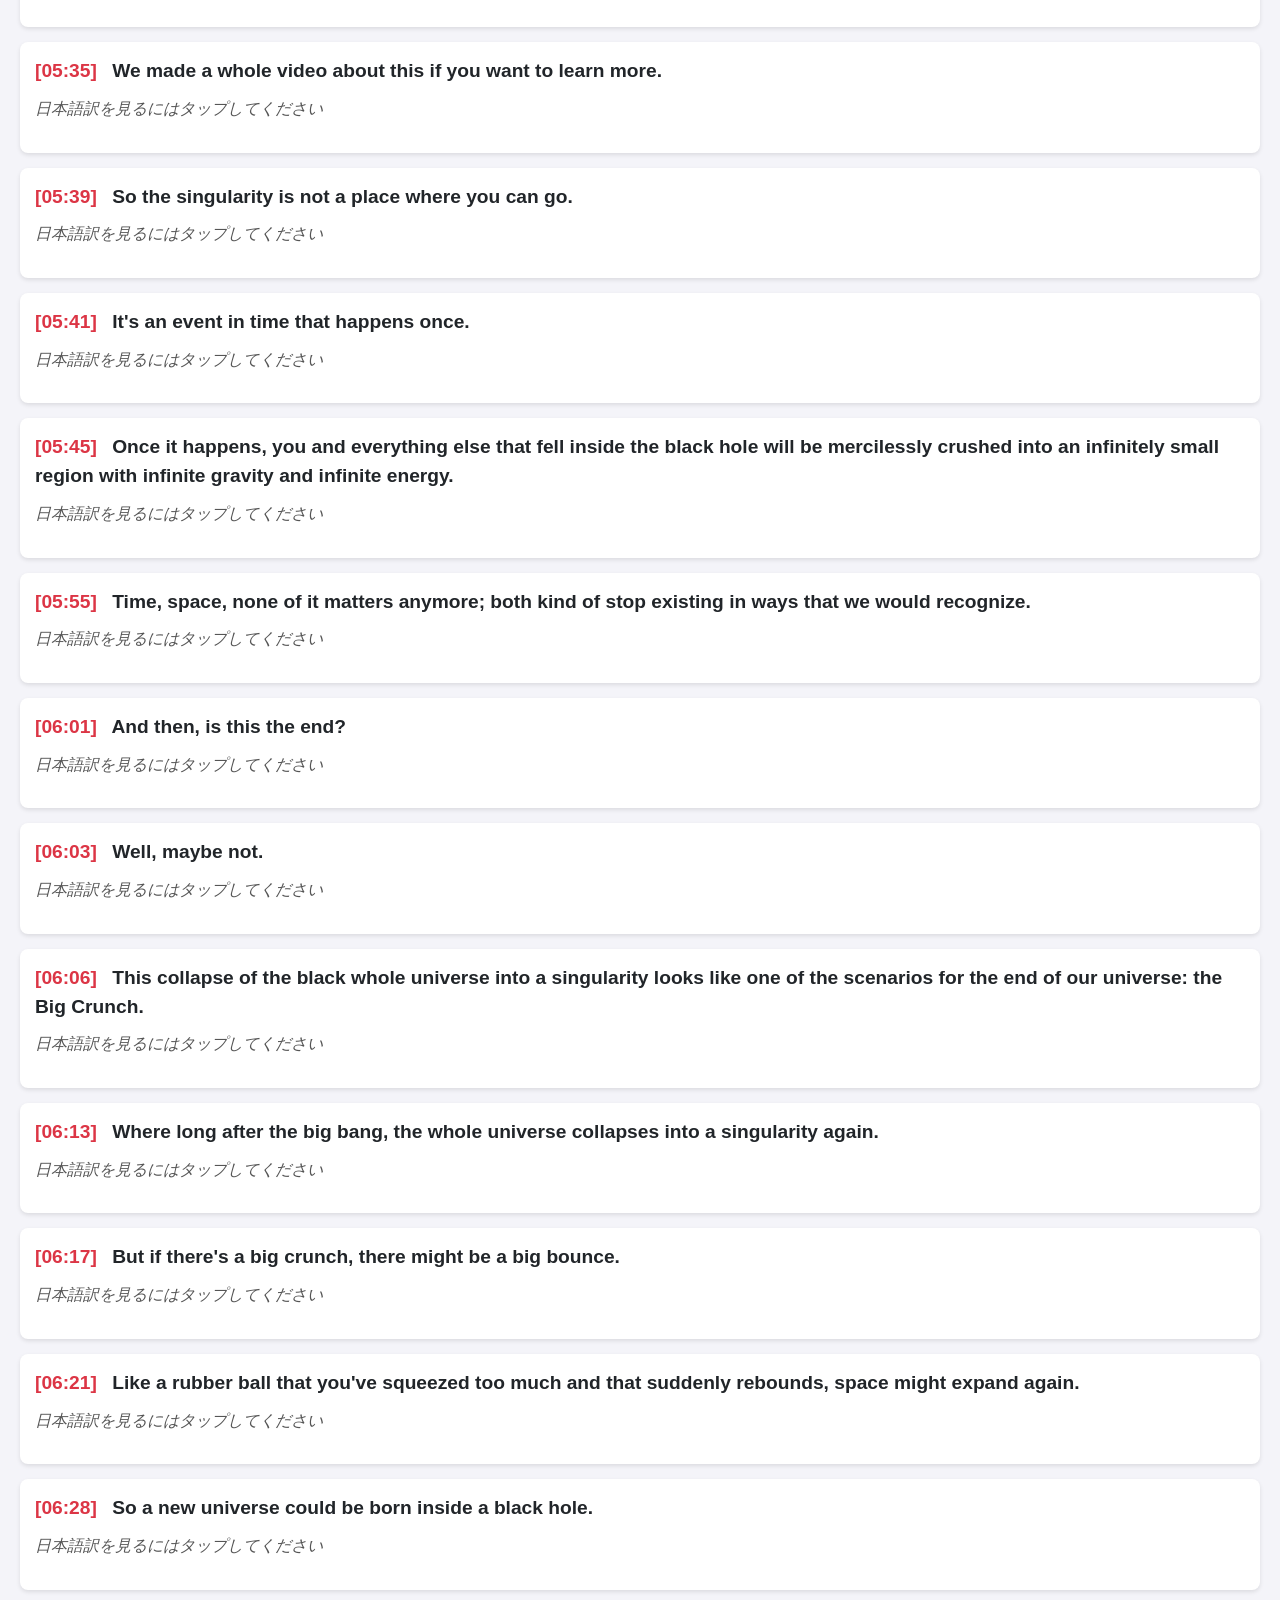
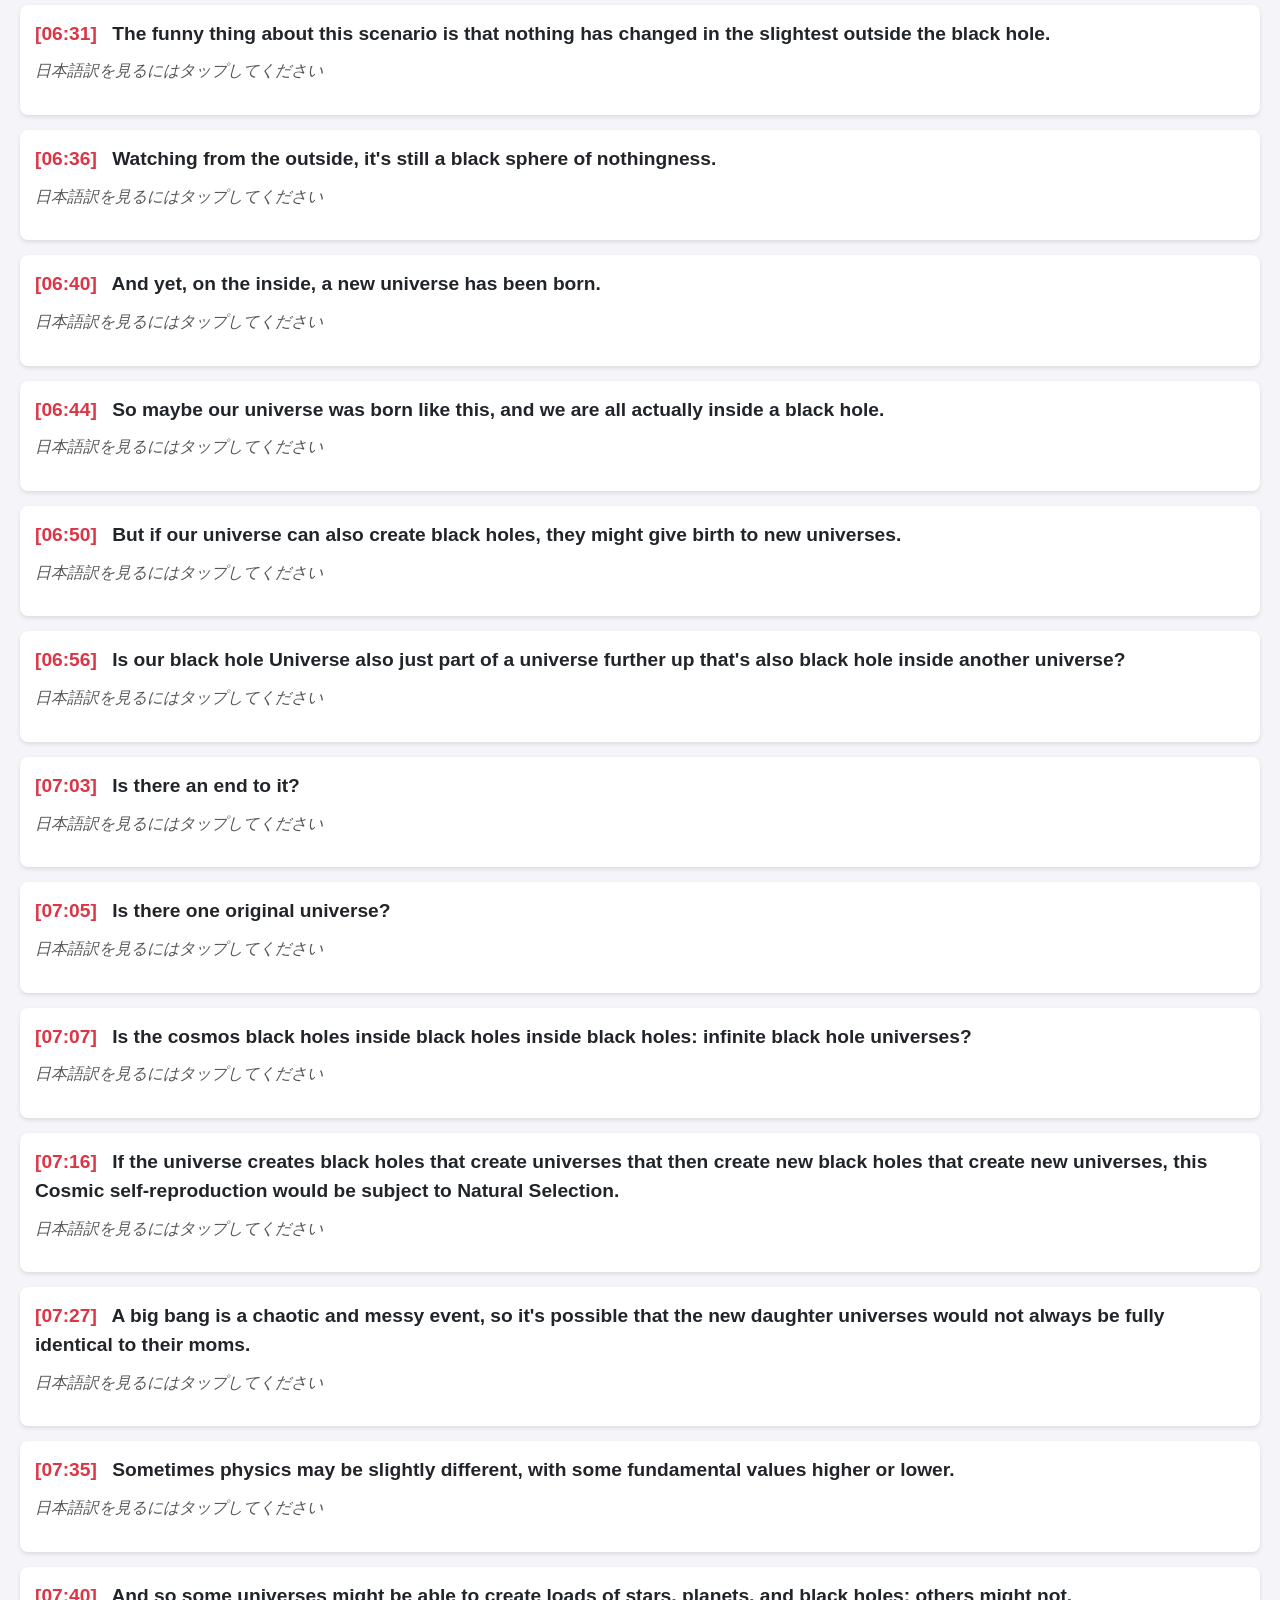
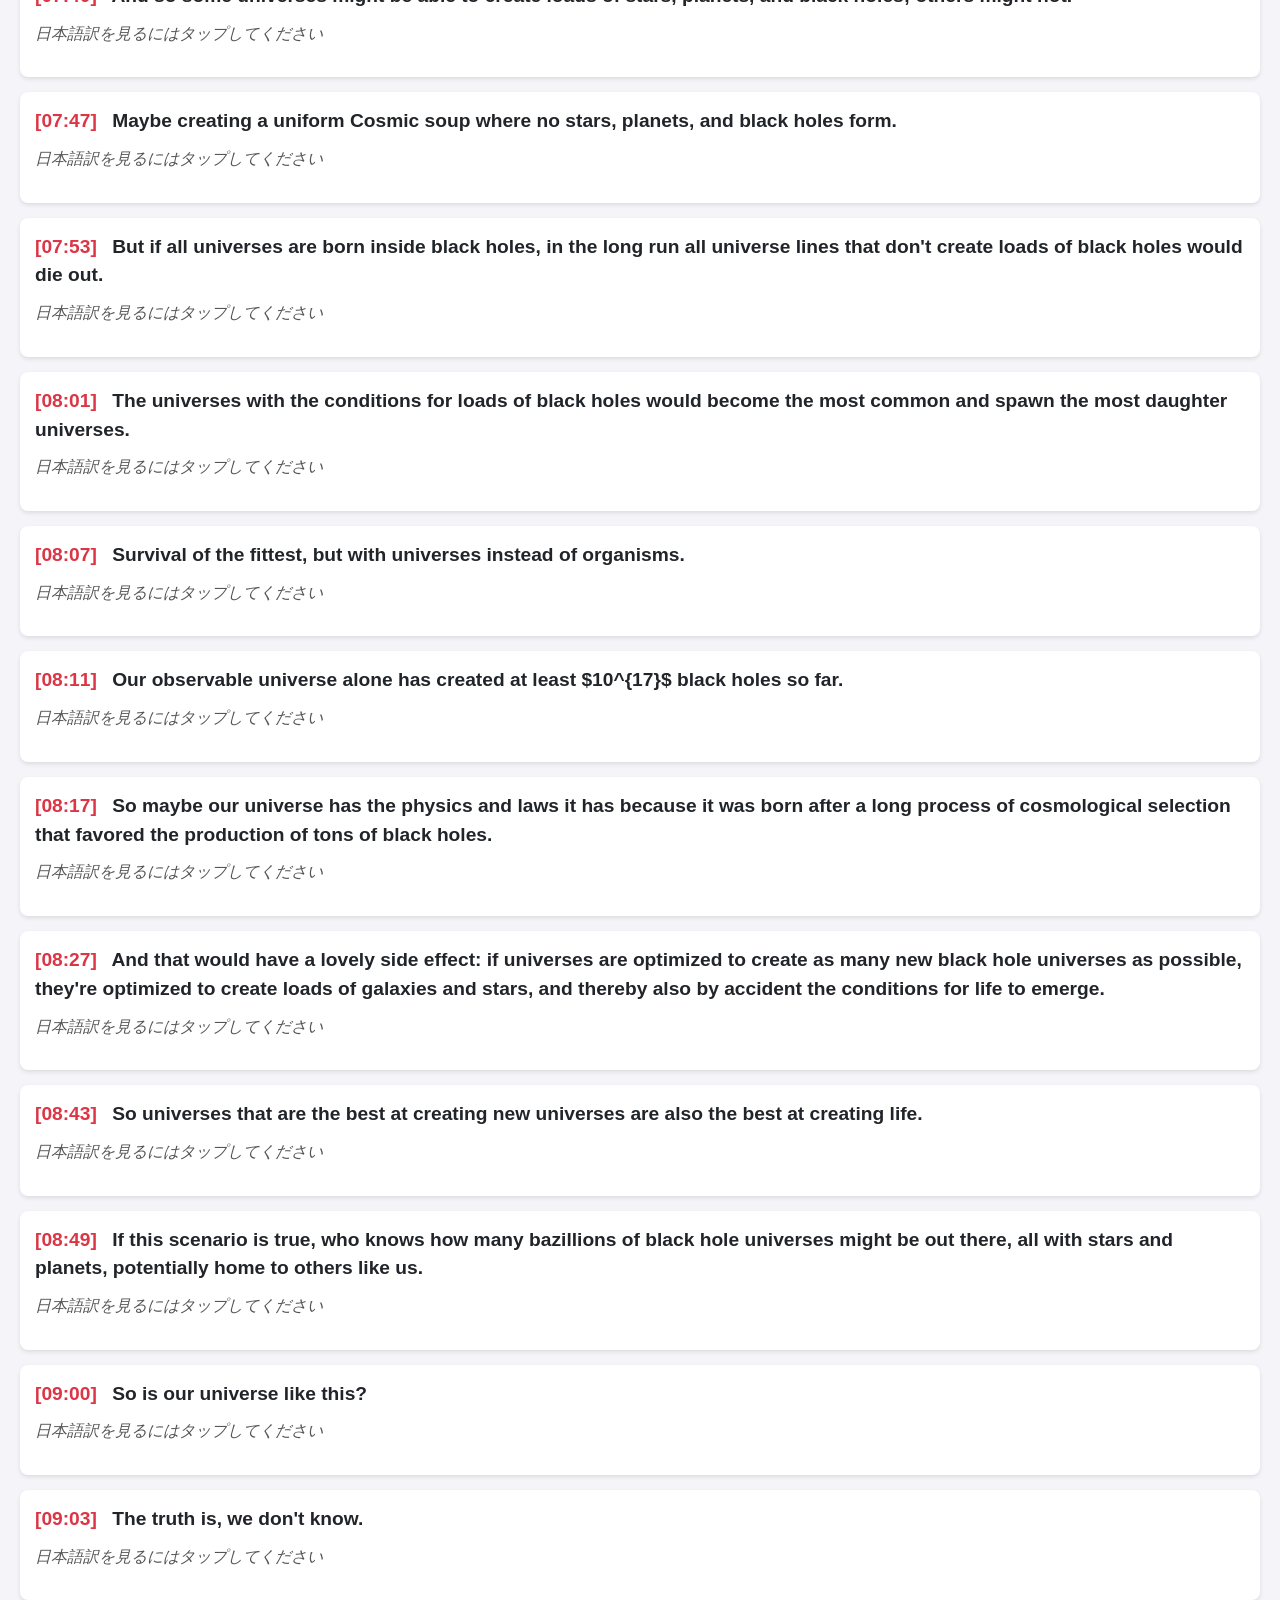
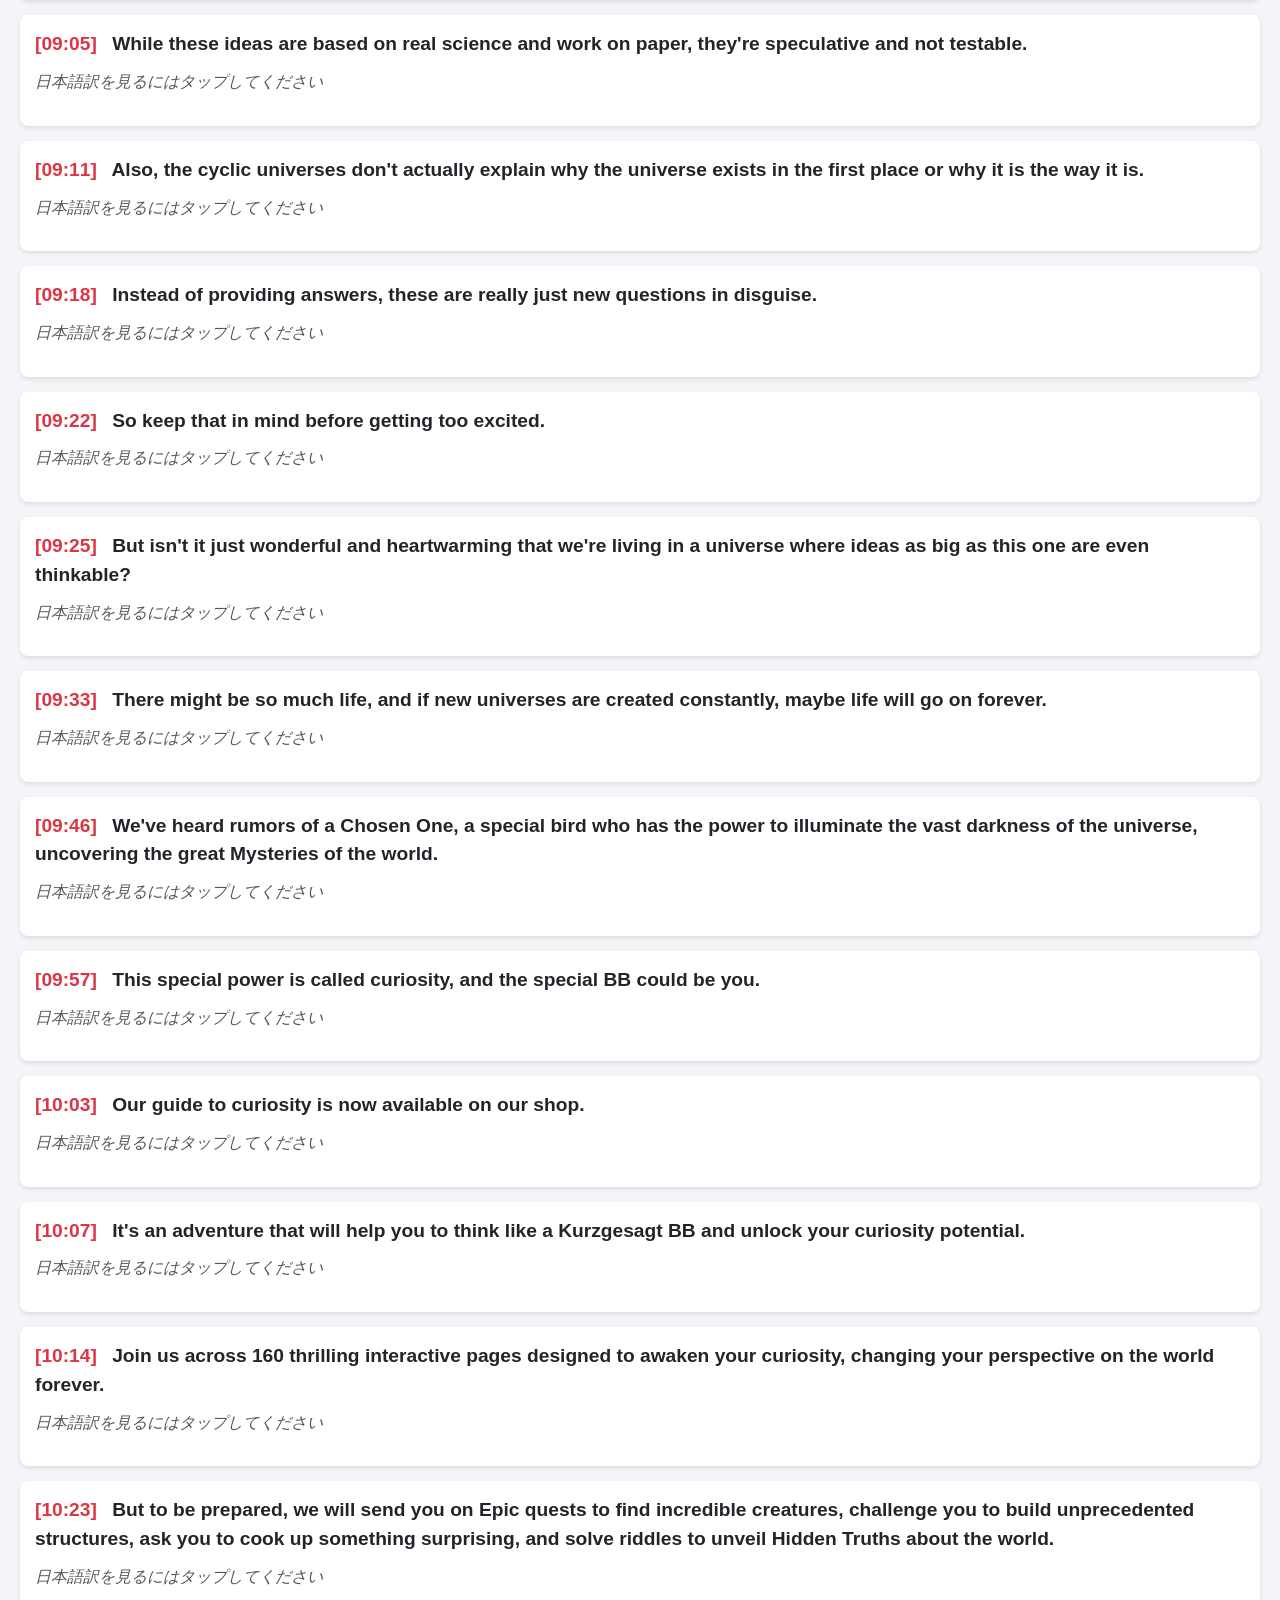
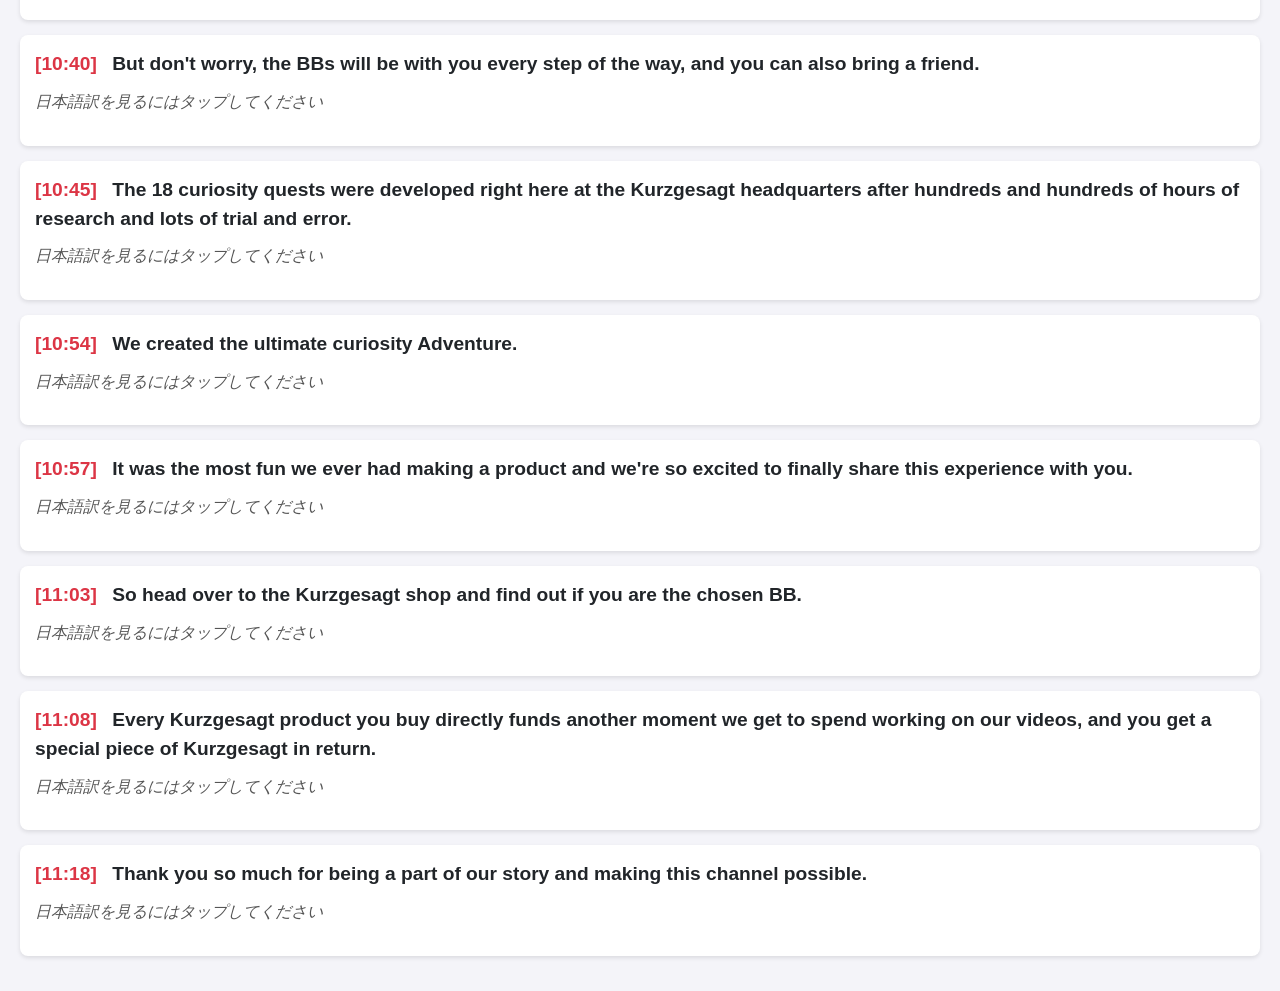
<file: videos/shadowing_This Black Hole Could be Bigger Than The Universe.html>
<!DOCTYPE html>
<html lang="ja">
<head>
    <meta charset="UTF-8">
    <meta name="viewport" content="width=device-width, initial-scale=1.0">
    <title>シャドーイング学習シート - This Black Hole Could be Bigger Than The Universe</title>
    <style>
        body {
            font-family: 'Helvetica Neue', Arial, sans-serif;
            background-color: #f4f4f9;
            color: #333;
            margin: 0;
            padding: 20px;
        }
        h1 {
            color: #007bff;
            font-size: 1.5em;
            border-bottom: 2px solid #007bff;
            padding-bottom: 5px;
            margin-bottom: 20px;
        }
        /* YouTubeプレーヤーのコンテナスタイル */
        .video-container {
            position: relative;
            width: 100%;
            /* 16:9のアスペクト比を維持するためのPadding */
            padding-bottom: 56.25%; 
            height: 0;
            margin-bottom: 20px;
        }
        .video-container iframe {
            position: absolute;
            top: 0;
            left: 0;
            width: 100%;
            height: 100%;
            border: none;
        }
        .sentence-block {
            background-color: #fff;
            padding: 15px;
            margin-bottom: 15px;
            border-radius: 8px;
            box-shadow: 0 2px 4px rgba(0, 0, 0, 0.1);
        }
        .english-sentence {
            font-size: 1.2em;
            font-weight: bold;
            line-height: 1.5;
            margin-top: 0;
            margin-bottom: 5px;
            color: #212529;
        }
        .timestamp {
            color: #dc3545; /* 再生ボタンであることを強調 */
            text-decoration: none;
            margin-right: 10px;
            font-weight: 700;
            cursor: pointer;
        }
        .timestamp:hover {
            text-decoration: underline;
        }
        .japanese-container {
            font-size: 1em;
            color: #555;
            line-height: 1.6;
            cursor: pointer;
            padding-top: 5px;
        }
        .translation {
            margin-top: 0;
            font-style: italic;
        }
        .vocab-list {
            display: block;
            margin-top: 5px;
            padding: 8px;
            background-color: #e9ecef;
            border-left: 4px solid #007bff;
            font-size: 0.9em;
            color: #333;
        }
        .hidden {
            display: none;
        }
    </style>
    
    <script>
        // YouTube APIの読み込み
        let player;
        function onYouTubeIframeAPIReady() {
            player = new YT.Player('youtube-player', {
                events: {
                    'onReady': onPlayerReady
                }
            });
        }
        
        function onPlayerReady(event) {
            console.log("YouTube Player is Ready!");
        }

        // タイムスタンプの秒数に変換 (HH:MM:SS形式にも対応)
        function getSeconds(timeStr) {
            const parts = timeStr.replace(/[\[\]]/g, '').split(':').map(Number);
            let seconds = 0;
            if (parts.length === 3) { // HH:MM:SS
                seconds = parts[0] * 3600 + parts[1] * 60 + parts[2];
            } else if (parts.length === 2) { // MM:SS
                seconds = parts[0] * 60 + parts[1];
            }
            return seconds;
        }

        // 埋め込みプレーヤーの再生操作
        window.playAtTime = function(timeStr) {
            if (player && player.seekTo) {
                const seconds = getSeconds(timeStr);
                player.seekTo(seconds, true);
                player.playVideo();
            } else {
                alert("YouTubeプレーヤーが読み込まれていません。少し待ってからお試しください。");
            }
        };

        // 日本語訳の表示/非表示を切り替える関数
        window.toggleTranslation = function(element) {
            const translation = element.querySelector('.translation-content');
            translation.classList.toggle('hidden');
            
            // タップ時のテキストを切り替え
            const currentText = element.querySelector('.translation');
            if (translation.classList.contains('hidden')) {
                currentText.textContent = '日本語訳を見るにはタップしてください';
            } else {
                currentText.textContent = '日本語訳を隠すにはタップしてください';
            }
        };
        
        // 動画データ (タイムスタンプ：ミリ秒切り捨て & 1秒バッファ適用済み)
        const data = [
            // ----------------------------------------------------
            // ここから動画データ
            // ----------------------------------------------------
            { time: '[00:00]', en: 'We proudly present to you the Kurzgesagt guide to curiosity.', jp: '私たちは、皆さんにKurzgesagtの「好奇心へのガイド」を誇りを持ってご紹介します。', vocab: 'proudly (誇りを持って), present to (～に紹介する), curiosity (好奇心)' },
            { time: '[00:05]', en: 'Join us on an interactive adventure across 160 thrilling pages that will change your perspective on the world forever.', jp: '160ページにわたるスリリングなインタラクティブな冒険に私たちと一緒に参加してください。それは世界に対するあなたの視点を永遠に変えるでしょう。', vocab: 'interactive (双方向の), thrilling (スリル満点の), perspective (視点)' },
            { time: '[00:14]', en: 'Available now on the Kurzgesagt shop.', jp: 'Kurzgesagtショップで今すぐ手に入ります。', vocab: 'available (入手可能である)' },
            { time: '[00:17]', en: 'You might be inside a black hole that\'s inside a black hole that\'s inside a black hole.', jp: 'あなたは、ブラックホールの中のブラックホールの中のブラックホールの中にいるかもしれません。', vocab: 'black hole (ブラックホール)' },
            { time: '[00:24]', en: 'Everything in existence could be black holes all the way down.', jp: '存在する全てが、ずっと下までブラックホールである可能性があります。', vocab: 'in existence (存在している)' },
            { time: '[00:28]', en: 'It turns out black holes are much weirder than you think and they break the universe much more than is usually explained, destroying time and space.', jp: 'ブラックホールはあなたが思っているよりもずっと奇妙で、通常説明されているよりもはるかに宇宙を破壊し、時間と空間を破壊することがわかっています。', vocab: 'turn out (判明する), weirder (より奇妙な), destroy (破壊する)' },
            { time: '[00:35]', en: 'And they may actually create infinite universes in the process.', jp: 'そして、その過程で実際に無限の宇宙を作り出しているかもしれません。', vocab: 'infinite (無限の), in the process (その過程で)' },
            { time: '[00:41]', en: 'But before we can get to that let\'s first build a black hole out of air.', jp: 'しかし、その話に入る前に、まず空気からブラックホールを作ってみましょう。', vocab: 'build a black hole out of air (空気からブラックホールを作る)' },
            { time: '[00:47]', en: 'Everything can become a black hole if you squeeze it to a critical limit.', jp: 'ある臨界点まで圧縮すれば、全てがブラックホールになることができます。', vocab: 'squeeze to (～まで圧縮する), critical limit (臨界点)' },
            { time: '[00:53]', en: 'You\'d need to squeeze Earth down to the size of a coin for it to turn into a black hole.', jp: '地球をブラックホールに変えるには、コインのサイズまで圧縮する必要があります。', vocab: 'squeeze down to (～のサイズまで圧縮する)' },
            { time: '[00:59]', en: 'The sun needs to be squeezed down to the size of a small City to become a black hole.', jp: '太陽は、ブラックホールになるために小さな都市のサイズまで圧縮される必要があります。', vocab: '' },
            { time: '[01:04]', en: 'And if a lot of mass is concentrated in a really tiny space, you get something super dense.', jp: 'そして、大量の質量が本当に小さな空間に集中すると、超高密度のものが生まれます。', vocab: 'mass (質量), concentrated (集中した), super dense (超高密度の)' },
            { time: '[01:10]', en: 'This is usually how black holes are explained: stuff becomes super dense and collapses into a black hole.', jp: 'これが、通常ブラックホールが説明される方法です：物質が超高密度になり、ブラックホールに崩壊します。', vocab: 'collapses into (～に崩壊する)' },
            { time: '[01:18]', en: 'But actually, you don\'t need any ultra dense stuff to make them.', jp: 'しかし実際には、それらを作るのに超高密度の物質は必要ありません。', vocab: 'ultra dense (超高密度の)' },
            { time: '[01:21]', en: 'We\'re ignoring some maths here, but all you really need to know is one thing: the larger black holes get, the less dense they are.', jp: 'ここでは一部の数学的な話を無視しますが、本当に知っておく必要があるのは一つだけです：ブラックホールが大きくなるほど、密度は低くなります。', vocab: 'ignoring (無視する), less dense (低密度の)' },
            { time: '[01:28]', en: 'So really large black holes, they kind of thin.', jp: 'つまり、本当に大きなブラックホールは、ある意味「薄い」のです。', vocab: 'kind of thin (ある意味薄い)' },
            { time: '[01:31]', en: 'A sun Mass black hole is only about 6 km wide and has a density of about one Himalayan range per cubic meter.', jp: '太陽の質量を持つブラックホールは、幅がわずか約6kmで、密度は1立方メートルあたりヒマラヤ山脈1つ分です。', vocab: 'sun Mass (太陽質量), density (密度), cubic meter (立方メートル)' },
            { time: '[01:40]', en: 'The super massive black hole at the center of the Milky Way has a massive 4 Million Suns, a diameter of 24 billion km and a density of six blue whales per cubic meter.', jp: '天の川銀河の中心にある超大質量ブラックホールは、太陽の400万倍の質量、直径240億kmで、密度は1立方メートルあたりシロナガスクジラ6頭分です。', vocab: 'super massive black hole (超大質量ブラックホール), Milky Way (天の川銀河), diameter (直径)' },
            { time: '[01:50]', en: 'The ultramassive black hole Iris 21100-4156 has a mass of 3.8 billion Suns and is as wide as a solar system.', jp: 'そして、超々大質量ブラックホールであるIris 21100-4156は、太陽の38億倍の質量があり、太陽系と同じくらいの幅があります。', vocab: 'ultramassive black hole (超々大質量ブラックホール), solar system (太陽系)' },
            { time: '[02:01]', en: 'But because it\'s so large, it is only as dense as air.', jp: 'しかし、非常に大きいため、密度は空気と同じくらいしかありません。', vocab: 'as dense as air (空気と同じくらいの密度)' },
            { time: '[02:05]', en: 'This means, at least in theory, that if you take a gigantic balloon and fill it with unilli of tons of air, the moment it gets to the size of a solar system, an event horizon suddenly forms and it turns into a super massive black hole without violence or squeezing.', jp: 'これは、少なくとも理論上は、巨大な風船に何兆トンもの空気を詰めて、それが太陽系ほどのサイズになった瞬間、事象の地平線が突然形成され、暴力的な圧縮なしに超大質量ブラックホールに変わることを意味します。', vocab: 'gigantic (巨大な), unilli of tons (兆トン単位の), event horizon (事象の地平線), without violence or squeezing (暴力や圧縮なしに)' },
            { time: '[02:23]', en: 'So now let\'s think big: what do we need to make a black hole the size of the universe?', jp: 'では、大きく考えてみましょう：宇宙サイズのブラックホールを作るには何が必要でしょうか？', vocab: '' },
            { time: '[02:30]', en: 'A universe sized black hole.', jp: '宇宙サイズのブラックホールです。', vocab: '' },
            { time: '[02:33]', en: 'The chunk of the universe that we can see from Earth is a sphere with a radius of 45 billion light years, filled with hundreds of billions of galaxies, lots of gas, and a bunch of other things.', jp: '地球から見ることのできる宇宙の塊は、半径450億光年の球体で、何千億もの銀河、大量のガス、そしてその他の多くのもので満たされています。', vocab: 'chunk (塊), radius (半径), light years (光年), bunch of other things (その他の多くもの)' },
            { time: '[02:44]', en: 'If you add them up, it has the mass of about a million billion billion Suns, which sounds a lot, but on average the universe is not very dense.', jp: 'これらを合計すると、太陽の約$10^{24}$倍の質量になります。これは非常に多いように聞こえますが、平均的に見て、宇宙の密度はそれほど高くありません。', vocab: 'add them up (合計する), on average (平均して)' },
            { time: '[02:54]', en: 'If we break up all the galaxies, stars, gas and energy and spread them equally inside the volume of the universe, we get an average density of about 5 hydrogen atoms per cubic meter.', jp: '全ての銀河、星、ガス、エネルギーを分解し、宇宙の体積全体に均等に広げた場合、平均密度は1立方メートルあたり水素原子約5個になります。', vocab: 'break up (分解する), spread them equally (均等に広げる), hydrogen atoms (水素原子)' },
            { time: '[03:05]', en: 'You can imagine this as the sort of ultra thin Cosmic air that makes up the universe.', jp: 'これは、宇宙を構成する超薄い宇宙の空気のようなものだと想像できます。', vocab: 'ultra thin (超薄い), Cosmic air (宇宙の空気), makes up (構成する)' },
            { time: '[03:11]', en: 'What would happen if we take a balloon as big as the observable universe and fill it with Cosmic air?', jp: '観測可能な宇宙と同じくらい大きな風船を取り、それに宇宙の空気を詰めたらどうなるでしょうか？', vocab: 'observable universe (観測可能な宇宙)' },
            { time: '[03:17]', en: 'Well, it turns out that all the mass in the observable universe is more than enough to create a black hole.', jp: 'なんと、観測可能な宇宙にある全ての質量は、ブラックホールを作るのに十分すぎるほどあることが判明しました。', vocab: 'more than enough (十分すぎるほど)' },
            { time: '[03:23]', en: 'Actually, it\'s enough to make a black hole 10 times larger than the observable universe.', jp: '実際、観測可能な宇宙の10倍も大きいブラックホールを作るのに十分です。', vocab: '' },
            { time: '[03:28]', en: 'But that can only mean one thing: we should be living deep inside a truly gargantuan Cosmic sized black hole.', jp: 'しかし、それは一つのことしか意味しません：私たちは真に巨大な宇宙サイズのブラックホールの奥深くに住んでいるに違いないということです。', vocab: 'gargantuan (巨大な), Cosmic sized (宇宙サイズの)' },
            { time: '[03:36]', en: 'There\'s one catch though: we know that our universe is expanding.', jp: 'ただし、一つ問題があります：私たちの宇宙が膨張していることを私たちは知っています。', vocab: 'one catch (一つの落とし穴), expanding (膨張している)' },
            { time: '[03:40]', en: 'And an expanding universe is not what you\'d expect to see if you were inside a black hole.', jp: 'そして、膨張する宇宙は、ブラックホールの内部にいる場合に予想されるものではありません。', vocab: '' },
            { time: '[03:45]', en: 'So our universe can\'t be a black hole, at least not in the naive way we\'ve just described.', jp: 'したがって、私たちの宇宙はブラックホールであるはずがありません。少なくとも、私たちが今説明したような単純な方法では。', vocab: 'naive way (単純な方法)' },
            { time: '[03:50]', en: 'Except there\'s a wild and mind-bending trick the universe could play on us.', jp: 'ただ、宇宙が私たちに仕掛ける可能性のあるワイルドで、心を曲げるようなトリックがあります。', vocab: 'mind-bending trick (心を曲げるようなトリック), play on us (私たちに仕掛ける)' },
            { time: '[03:55]', en: 'To find out how, let\'s jump into a black hole and die.', jp: 'それを見つけるために、ブラックホールに飛び込み、死んでみましょう。', vocab: 'jump into (～に飛び込む)' },
            { time: '[04:00]', en: 'A whole universe born inside a black hole.', jp: 'ブラックホールの内側で生まれる一つの宇宙。', vocab: '' },
            { time: '[04:04]', en: 'We usually imagine black holes as spheres with a singularity at their center, a point where all their mass is concentrated so much that our math breaks down.', jp: '私たちは通常、ブラックホールを、その質量の全てが集中し、私たちの数学が破綻する特異点が中心にある球体だと想像します。', vocab: 'spheres (球体), singularity (特異点), breaks down (破綻する)' },
            { time: '[04:14]', en: 'But this is a lie.', jp: 'しかし、これは嘘です。', vocab: '' },
            { time: '[04:15]', en: 'They are so much weirder.', jp: 'それらはそれよりもはるかに奇妙です。', vocab: '' },
            { time: '[04:18]', en: 'From the outside, a black hole looks like a normal black sphere, but the inside is where things stop making sense.', jp: '外側から見ると、ブラックホールは通常の黒い球体に見えますが、内側では物事が意味をなさなくなります。', vocab: 'normal black sphere (通常の黒い球体), stop making sense (意味をなさなくなる)' },
            { time: '[04:26]', en: 'Black holes warp the universe so much that at the Event Horizon, space and time switch their roles.', jp: 'ブラックホールは宇宙を非常に歪ませ、事象の地平線では空間と時間がその役割を入れ替えます。', vocab: 'warp (歪ませる), switch their roles (役割を入れ替える)' },
            { time: '[04:32]', en: 'Inside a normal sphere, space is finite but time goes on forever.', jp: '通常の球体の内部では、空間は有限ですが、時間は永遠に続きます。', vocab: 'finite (有限の)' },
            { time: '[04:37]', en: 'But inside a black hole it\'s the other way around: space goes on forever, but time is finite.', jp: 'しかし、ブラックホールの内部では逆になります：空間は永遠に続きますが、時間は有限です。', vocab: 'the other way around (逆)' },
            { time: '[04:44]', en: 'So once inside, you see an infinite Universe with no center.', jp: 'そのため、一度中に入ると、中心のない無限の宇宙を見ることになります。', vocab: 'no center (中心がない)' },
            { time: '[04:48]', en: 'The geometry is too complicated, so we\'re simplifying, but basically you could walk forever in one direction, or walk in another direction and arrive at the same place again.', jp: '幾何学は複雑すぎるため単純化していますが、基本的に、ある方向に永遠に歩き続けることもできますし、別の方向に歩いて再び同じ場所に戻ってくることもできます。', vocab: 'geometry (幾何学), simplifying (単純化する), arrive at (～に到着する)' },
            { time: '[04:59]', en: 'But not in that.', jp: 'しかし、そうではありません。', vocab: '' },
            { time: '[05:00]', en: 'Inside a black hole, time is finite and it\'s now running out.', jp: 'ブラックホールの内部では、時間は有限であり、刻々と尽きようとしています。', vocab: 'running out (尽きようとしている)' },
            { time: '[05:04]', en: 'So after a while, you start to notice that space itself is slowly changing.', jp: 'そのため、しばらくすると、空間そのものがゆっくりと変化していることに気づき始めます。', vocab: '' },
            { time: '[05:08]', en: 'In one direction, space is being stretched, while in all other directions, space is shrinking.', jp: 'ある一方向では空間が引き伸ばされ、他の全ての方向では空間が縮んでいます。', vocab: 'stretched (引き伸ばされる), shrinking (縮んでいる)' },
            { time: '[05:13]', en: 'The whole universe is being squeezed, kind of turning into a collapsing spaghetti.', jp: '宇宙全体が押しつぶされ、一種の崩壊するスパゲッティに変わっていくのです。', vocab: 'squeezed (押しつぶされる), collapsing spaghetti (崩壊するスパゲッティ)' },
            { time: '[05:18]', en: 'Sooner or later, the whole black hole Universe collapses into itself.', jp: '遅かれ早かれ、ブラックホール宇宙全体が自己崩壊します。', vocab: 'sooner or later (遅かれ早かれ), collapses into itself (自己崩壊する)' },
            { time: '[05:22]', en: 'All of space, every single part of it, is turning into a singularity.', jp: '空間のあらゆる部分、その全てが特異点に変わりつつあります。', vocab: 'every single part (あらゆる部分)' },
            { time: '[05:27]', en: 'So the singularity of a black hole is not at its center or in any direction at all.', jp: 'したがって、ブラックホールの特異点は、その中心にあるわけでも、特定の方向にあるわけでもありません。', vocab: '' },
            { time: '[05:32]', en: 'It\'s in the future of whatever falls inside.', jp: 'それは、内部に落ちてきたものの未来に起こる出来事なのです。', vocab: 'whatever falls inside (内部に落ちてくるもの)' },
            { time: '[05:35]', en: 'We made a whole video about this if you want to learn more.', jp: 'もっと知りたい場合は、これについて私たちは全体のビデオを作成しました。', vocab: '' },
            { time: '[05:39]', en: 'So the singularity is not a place where you can go.', jp: 'つまり、特異点は行くことができる場所ではありません。', vocab: '' },
            { time: '[05:41]', en: 'It\'s an event in time that happens once.', jp: 'それは、時間の中の出来事であり、一度だけ起こります。', vocab: '' },
            { time: '[05:45]', en: 'Once it happens, you and everything else that fell inside the black hole will be mercilessly crushed into an infinitely small region with infinite gravity and infinite energy.', jp: 'それが起こると、あなたとブラックホールに落ちた他の全ては、無限に小さな領域に、無限の重力と無限のエネルギーで無慈悲に押しつぶされます。', vocab: 'mercilessly crushed (無慈悲に押しつぶされる), infinitely small region (無限に小さな領域), infinite gravity (無限の重力)' },
            { time: '[05:55]', en: 'Time, space, none of it matters anymore; both kind of stop existing in ways that we would recognize.', jp: '時間も空間も、もう何も意味をなしません。どちらも、私たちが認識できる形では、ある意味存在しなくなります。', vocab: 'none of it matters (何も意味をなさない), recognize (認識する)' },
            { time: '[06:01]', en: 'And then, is this the end?', jp: 'そして、これが終わりなのでしょうか？', vocab: '' },
            { time: '[06:03]', en: 'Well, maybe not.', jp: 'さあ、そうではないかもしれません。', vocab: '' },
            { time: '[06:06]', en: 'This collapse of the black whole universe into a singularity looks like one of the scenarios for the end of our universe: the Big Crunch.', jp: 'ブラックホール宇宙が特異点に崩壊するこの様子は、私たちの宇宙の終焉シナリオの一つである「ビッグクランチ」に似ています。', vocab: 'Big Crunch (ビッグクランチ)' },
            { time: '[06:13]', en: 'Where long after the big bang, the whole universe collapses into a singularity again.', jp: 'そこでは、ビッグバンからずっと後に、宇宙全体が再び特異点に崩壊します。', vocab: '' },
            { time: '[06:17]', en: 'But if there\'s a big crunch, there might be a big bounce.', jp: 'しかし、ビッグクランチがあるなら、ビッグバウンスがあるかもしれません。', vocab: 'Big Bounce (ビッグバウンス)' },
            { time: '[06:21]', en: 'Like a rubber ball that you\'ve squeezed too much and that suddenly rebounds, space might expand again.', jp: 'まるで、押しつぶしすぎたゴムボールが突然跳ね返るように、空間が再び膨張するかもしれません。', vocab: 'squeezed too much (押しつぶしすぎる), rebounds (跳ね返る), expand again (再び膨張する)' },
            { time: '[06:28]', en: 'So a new universe could be born inside a black hole.', jp: 'つまり、ブラックホールの内部で新しい宇宙が生まれる可能性があるのです。', vocab: '' },
            { time: '[06:31]', en: 'The funny thing about this scenario is that nothing has changed in the slightest outside the black hole.', jp: 'このシナリオの面白い点は、ブラックホールの外側では何一つ変わっていないことです。', vocab: 'funny thing (面白い点), in the slightest (少しも)' },
            { time: '[06:36]', en: 'Watching from the outside, it\'s still a black sphere of nothingness.', jp: '外から見ていると、それは相変わらず何もない黒い球体です。', vocab: 'nothingness (無)' },
            { time: '[06:40]', en: 'And yet, on the inside, a new universe has been born.', jp: 'それなのに、内側では新しい宇宙が生まれているのです。', vocab: 'and yet (それにもかかわらず)' },
            { time: '[06:44]', en: 'So maybe our universe was born like this, and we are all actually inside a black hole.', jp: 'ひょっとすると、私たちの宇宙もこのようにして生まれたのかもしれず、私たちは皆、実際にはブラックホールの内部にいるのかもしれません。', vocab: '' },
            { time: '[06:50]', en: 'But if our universe can also create black holes, they might give birth to new universes.', jp: 'しかし、私たちの宇宙もブラックホールを作ることができるなら、それらのブラックホールが新しい宇宙を生み出すかもしれません。', vocab: 'give birth to (～を生み出す)' },
            { time: '[06:56]', en: 'Is our black hole Universe also just part of a universe further up that\'s also black hole inside another universe?', jp: '私たちのブラックホール宇宙も、さらに上にある別の宇宙の一部であり、その別の宇宙の中のブラックホールなのでしょうか？', vocab: 'further up (さらに上に)' },
            { time: '[07:03]', en: 'Is there an end to it?', jp: 'それに終わりはあるのでしょうか？', vocab: '' },
            { time: '[07:05]', en: 'Is there one original universe?', jp: '一つのオリジナルの宇宙が存在するのでしょうか？', vocab: 'original universe (オリジナルの宇宙)' },
            { time: '[07:07]', en: 'Is the cosmos black holes inside black holes inside black holes: infinite black hole universes?', jp: '宇宙は、ブラックホールの内側のブラックホールの内側のブラックホールの内側にある、無限のブラックホール宇宙なのでしょうか？', vocab: 'cosmos (宇宙)' },
            { time: '[07:16]', en: 'If the universe creates black holes that create universes that then create new black holes that create new universes, this Cosmic self-reproduction would be subject to Natural Selection.', jp: 'もし宇宙が、宇宙を生み出すブラックホールを作り、その宇宙がさらに新しいブラックホールを作り、それが新しい宇宙を生み出すなら、この宇宙的な自己生殖は自然淘汰の対象となるでしょう。', vocab: 'self-reproduction (自己生殖), subject to (～の対象となる), Natural Selection (自然淘汰)' },
            { time: '[07:27]', en: 'A big bang is a chaotic and messy event, so it\'s possible that the new daughter universes would not always be fully identical to their moms.', jp: 'ビッグバンは混沌としていて乱雑な出来事なので、新しい娘宇宙が常に母親宇宙と完全に同一ではない可能性があります。', vocab: 'chaotic (混沌とした), messy event (乱雑な出来事), daughter universes (娘宇宙), fully identical to (～と完全に同一の)' },
            { time: '[07:35]', en: 'Sometimes physics may be slightly different, with some fundamental values higher or lower.', jp: '時として、物理法則がわずかに異なり、いくつかの基本的な値が高くなったり低くなったりするかもしれません。', vocab: 'slightly different (わずかに異なる), fundamental values (基本的な値)' },
            { time: '[07:40]', en: 'And so some universes might be able to create loads of stars, planets, and black holes; others might not.', jp: 'そのため、一部の宇宙は多くの星、惑星、ブラックホールを作ることができるかもしれませんが、他の宇宙はそうでないかもしれません。', vocab: 'loads of (多くの)' },
            { time: '[07:47]', en: 'Maybe creating a uniform Cosmic soup where no stars, planets, and black holes form.', jp: '星、惑星、ブラックホールが形成されない均一な宇宙のスープを作るかもしれません。', vocab: 'uniform (均一な), Cosmic soup (宇宙のスープ)' },
            { time: '[07:53]', en: 'But if all universes are born inside black holes, in the long run all universe lines that don\'t create loads of black holes would die out.', jp: 'しかし、もし全ての宇宙がブラックホールの内部で生まれるなら、長期的には多くのブラックホールを作らない全ての宇宙の系統は消滅するでしょう。', vocab: 'in the long run (長期的には), die out (消滅する)' },
            { time: '[08:01]', en: 'The universes with the conditions for loads of black holes would become the most common and spawn the most daughter universes.', jp: '多くのブラックホールを作る条件を持つ宇宙が最も一般的になり、最も多くの娘宇宙を生み出すでしょう。', vocab: 'most common (最も一般的), spawn (生み出す)' },
            { time: '[08:07]', en: 'Survival of the fittest, but with universes instead of organisms.', jp: '適者生存、ただし生物ではなく宇宙での話です。', vocab: 'survival of the fittest (適者生存), organisms (生物)' },
            { time: '[08:11]', en: 'Our observable universe alone has created at least $10^{17}$ black holes so far.', jp: '私たちの観測可能な宇宙だけでも、これまでに少なくとも$10^{17}$個のブラックホールを生み出してきました。', vocab: '' },
            { time: '[08:17]', en: 'So maybe our universe has the physics and laws it has because it was born after a long process of cosmological selection that favored the production of tons of black holes.', jp: 'したがって、私たちの宇宙が持つ物理法則は、大量のブラックホールの生成を優遇するという長い宇宙論的淘汰の過程を経て生まれたのかもしれません。', vocab: 'cosmological selection (宇宙論的淘汰), favored (優遇した), production (生成)' },
            { time: '[08:27]', en: 'And that would have a lovely side effect: if universes are optimized to create as many new black hole universes as possible, they\'re optimized to create loads of galaxies and stars, and thereby also by accident the conditions for life to emerge.', jp: 'そして、それには素晴らしい副次的な効果があります：もし宇宙が可能な限り多くの新しいブラックホール宇宙を作るように最適化されているなら、それは大量の銀河と星を作り出すように最適化されていることになり、結果として偶然にも生命の条件も作り出すことになります。', vocab: 'lovely side effect (素晴らしい副次的な効果), optimized to (～に最適化されている), by accident (偶然にも), emerge (出現する)' },
            { time: '[08:43]', en: 'So universes that are the best at creating new universes are also the best at creating life.', jp: 'つまり、新しい宇宙を作るのが最も得意な宇宙は、生命を生み出すのも最も得意なのです。', vocab: '' },
            { time: '[08:49]', en: 'If this scenario is true, who knows how many bazillions of black hole universes might be out there, all with stars and planets, potentially home to others like us.', jp: 'もしこのシナリオが真実なら、星や惑星を持ち、私たちのような存在が住んでいる可能性のあるブラックホール宇宙が、一体どれほど無数に存在するのでしょうか？', vocab: 'bazillions (無数の), potentially home to (～が住んでいる可能性のある)' },
            { time: '[09:00]', en: 'So is our universe like this?', jp: 'では、私たちの宇宙はこのようなものなのでしょうか？', vocab: '' },
            { time: '[09:03]', en: 'The truth is, we don\'t know.', jp: '真実は、私たちには分かりません。', vocab: '' },
            { time: '[09:05]', en: 'While these ideas are based on real science and work on paper, they\'re speculative and not testable.', jp: 'これらのアイデアは実際の科学に基づいており、理論上は成り立っていますが、推測的であり、検証不可能です。', vocab: 'speculative (推測的な), not testable (検証不可能な)' },
            { time: '[09:11]', en: 'Also, the cyclic universes don\'t actually explain why the universe exists in the first place or why it is the way it is.', jp: 'また、循環する宇宙論は、そもそも宇宙がなぜ存在するのか、あるいはなぜ今のような形なのかを実際には説明していません。', vocab: 'cyclic universes (循環する宇宙)' },
            { time: '[09:18]', en: 'Instead of providing answers, these are really just new questions in disguise.', jp: 'これらは答えを提供する代わりに、姿を変えた新しい問いにすぎません。', vocab: 'in disguise (姿を変えた)' },
            { time: '[09:22]', en: 'So keep that in mind before getting too excited.', jp: 'したがって、あまり興奮しすぎる前にそのことを心に留めておいてください。', vocab: 'keep that in mind (心に留めておく)' },
            { time: '[09:25]', en: 'But isn\'t it just wonderful and heartwarming that we\'re living in a universe where ideas as big as this one are even thinkable?', jp: 'しかし、これほど壮大なアイデアさえも考えることができる宇宙に私たちが住んでいるというのは、本当に素晴らしく、心温まることではないでしょうか？', vocab: 'heartwarming (心温まる), even thinkable (考えることさえ可能)' },
            { time: '[09:33]', en: 'There might be so much life, and if new universes are created constantly, maybe life will go on forever.', jp: '非常に多くの生命が存在するかもしれません。そして、新しい宇宙が絶えず作られているのなら、生命は永遠に続くかもしれません。', vocab: 'constantly (絶えず), go on forever (永遠に続く)' },
            { time: '[09:46]', en: 'We\'ve heard rumors of a Chosen One, a special bird who has the power to illuminate the vast darkness of the universe, uncovering the great Mysteries of the world.', jp: '私たちは、選ばれし者、広大な暗闇を照らす力を持つ特別な鳥の噂を聞きました。世界の大きな謎を解き明かす、', vocab: 'Chosen One (選ばれし者), illuminate (照らす), vast darkness (広大な暗闇), uncovering (解き明かす)' },
            { time: '[09:57]', en: 'This special power is called curiosity, and the special BB could be you.', jp: 'この特別な力は「好奇心（Curiosity）」と呼ばれ、その特別な鳥はあなたかもしれません。', vocab: '' },
            { time: '[10:03]', en: 'Our guide to curiosity is now available on our shop.', jp: '好奇心への私たちのガイドは、今、私たちのショップで手に入ります。', vocab: '' },
            { time: '[10:07]', en: 'It\'s an adventure that will help you to think like a Kurzgesagt BB and unlock your curiosity potential.', jp: 'これは、あなたがKurzgesagtバードのように考え、あなたの好奇心の可能性を解き放つのを助ける冒険です。', vocab: 'unlock (解き放つ), potential (可能性)' },
            { time: '[10:14]', en: 'Join us across 160 thrilling interactive pages designed to awaken your curiosity, changing your perspective on the world forever.', jp: '160ページにわたるスリリングでインタラクティブなページに参加し、あなたの好奇心を呼び覚まし、世界に対するあなたの視点を永遠に変えるように設計されています。', vocab: 'awaken (呼び覚ます)' },
            { time: '[10:23]', en: 'But to be prepared, we will send you on Epic quests to find incredible creatures, challenge you to build unprecedented structures, ask you to cook up something surprising, and solve riddles to unveil Hidden Truths about the world.', jp: 'しかし、準備のために、私たちはあなたを壮大な探求に送り出し、信じられないほどの生き物を見つけさせ、前例のない構造物を建てることに挑戦させ、驚くような料理を作るように頼み、世界についての隠された真実を明らかにするための謎を解かせます。', vocab: 'prepared (準備ができた), Epic quests (壮大な探求), incredible creatures (信じられないほどの生き物), unprecedented structures (前例のない構造物), cook up something surprising (驚くような料理を作る), unveil (明らかにする), Hidden Truths (隠された真実), riddles (謎)' },
            { time: '[10:40]', en: 'But don\'t worry, the BBs will be with you every step of the way, and you can also bring a friend.', jp: 'しかし、心配しないでください。バードたちがあなたの一歩一歩を共にします。そして、友達を連れてくることもできます。', vocab: 'every step of the way (一歩一歩), bring a friend (友達を連れてくる)' },
            { time: '[10:45]', en: 'The 18 curiosity quests were developed right here at the Kurzgesagt headquarters after hundreds and hundreds of hours of research and lots of trial and error.', jp: 'この18の好奇心の探求は、ここKurzgesagt本社で、何百、何百時間もの研究と、多くの試行錯誤を経て開発されました。', vocab: 'headquarters (本社), trial and error (試行錯誤)' },
            { time: '[10:54]', en: 'We created the ultimate curiosity Adventure.', jp: '私たちは究極の好奇心アドベンチャーを作成しました。', vocab: 'ultimate (究極の)' },
            { time: '[10:57]', en: 'It was the most fun we ever had making a product and we\'re so excited to finally share this experience with you.', jp: 'これは、私たちが製品を作る上でこれまでに経験した中で最も楽しいことでした。そして、この体験を皆様と共有できることを大変嬉しく思っています。', vocab: 'excited to share (共有できることに興奮している)' },
            { time: '[11:03]', en: 'So head over to the Kurzgesagt shop and find out if you are the chosen BB.', jp: 'さあ、Kurzgesagtショップに向かい、あなたが選ばれし鳥であるかどうかを見つけてください。', vocab: 'head over to (～に向かう)' },
            { time: '[11:08]', en: 'Every Kurzgesagt product you buy directly funds another moment we get to spend working on our videos, and you get a special piece of Kurzgesagt in return.', jp: 'あなたが購入する全てのKurzgesagt製品は、私たちがビデオ制作に費やすことができる次の瞬間に直接資金を提供してくれます。そして、あなたは見返りにKurzgesagtの特別なピースを手に入れます。', vocab: 'directly funds (直接資金を提供する), in return (見返りに)' },
            { time: '[11:18]', en: 'Thank you so much for being a part of our story and making this channel possible.', jp: '私たちの物語の一部となっていただき、このチャンネルを可能にしてくださって、本当にありがとうございます。', vocab: 'being a part of (～の一部である)' },
            // ----------------------------------------------------
            // ここまで動画データ
            // ----------------------------------------------------
        ];

        document.addEventListener('DOMContentLoaded', () => {
            const container = document.getElementById('shadowing-container');
            
            // プレーヤーの埋め込み
            const videoContainer = document.getElementById('video-placeholder');
            
            // ***** ここが修正箇所です *****
            const originUrl = 'https://cijb-7724.github.io'; // GitHub Pagesのドメイン
            const videoId = '71eUes30gwc'; // 動画ID
            
            videoContainer.innerHTML = `
                <iframe id="youtube-player" src="https://www.youtube.com/embed/${videoId}?enablejsapi=1&origin=${originUrl}&modestbranding=1" allow="autoplay; encrypted-media" allowfullscreen></iframe>
            `;
            // ***************************

            data.forEach(item => {
                const block = document.createElement('div');
                block.className = 'sentence-block';

                block.innerHTML = `
                    <p class="english-sentence">
                        <span class="timestamp" onclick="playAtTime('${item.time}')">${item.time}</span> ${item.en}
                    </p>
                    <div class="japanese-container" onclick="toggleTranslation(this)">
                        <p class="translation">日本語訳を見るにはタップしてください</p>
                        <div class="translation-content hidden">
                            <p class="translation">${item.jp}</p>
                            ${item.vocab ? `<span class="vocab-list">語彙: ${item.vocab}</span>` : ''}
                        </div>
                    </div>
                `;
                container.appendChild(block);
            });
            
            // YouTube Iframe Player APIスクリプトの動的ロード
            const tag = document.createElement('script');
            tag.src = "https://www.youtube.com/iframe_api";
            const firstScriptTag = document.getElementsByTagName('script')[0];
            firstScriptTag.parentNode.insertBefore(tag, firstScriptTag);
        });
    </script>
</head>
<body>
    <h1>シャドーイング学習シート</h1>
    <p>動画: This Black Hole Could be Bigger Than The Universe</p>
    <p>💡 操作: 文の [MM:SS] をタップすると、上の埋め込みプレーヤーでその位置から再生が始まります。日本語訳はタップで表示/非表示を切り替えられます。</p>
    
    <div class="video-container" id="video-placeholder">
    </div>
    
    <div id="shadowing-container">
        </div>
</body>
</html>
</file>
<file: assets/style.css>
:root {
  --ink: #17212b;
  --muted: #66717d;
  --paper: #f5f1e8;
  --card: #fffdf8;
  --accent: #e45436;
  --accent-dark: #b93822;
  --line: #ded7ca;
  --blue: #315b70;
  --radius: 18px;
  --shadow: 0 12px 34px rgba(49, 42, 31, .09);
}

* { box-sizing: border-box; }
html { scroll-behavior: smooth; }
body {
  margin: 0;
  color: var(--ink);
  background:
    radial-gradient(circle at 92% 0, rgba(228, 84, 54, .09), transparent 26rem),
    var(--paper);
  font-family: Inter, ui-sans-serif, system-ui, -apple-system, "Helvetica Neue", Arial, "Noto Sans JP", sans-serif;
}
button, input, textarea { font: inherit; }
a { color: inherit; }
.wrap { width: min(1080px, calc(100% - 36px)); margin-inline: auto; }
.site-header { display: flex; align-items: end; justify-content: space-between; gap: 24px; padding-block: 54px 32px; }
.eyebrow { margin: 0 0 8px; color: var(--accent); font-size: .74rem; font-weight: 800; letter-spacing: .18em; }
h1 { max-width: 720px; margin: 0; font-family: Georgia, "Yu Mincho", serif; font-size: clamp(2rem, 5vw, 4rem); line-height: 1.1; letter-spacing: -.025em; }
.lead { margin: 16px 0 0; color: var(--muted); line-height: 1.7; }
.admin-link, .button { display: inline-flex; align-items: center; justify-content: center; min-height: 44px; padding: 10px 16px; border: 0; border-radius: 999px; background: var(--ink); color: #fff; text-decoration: none; font-weight: 700; cursor: pointer; }
.admin-link:hover, .button:hover { background: var(--accent-dark); }
.grid { display: grid; grid-template-columns: repeat(auto-fill, minmax(250px, 1fr)); gap: 20px; padding-bottom: 30px; }
.card { overflow: hidden; border: 1px solid rgba(92, 79, 59, .13); border-radius: var(--radius); background: var(--card); box-shadow: var(--shadow); color: inherit; text-decoration: none; transition: transform .15s ease, box-shadow .15s ease; }
.card:hover { transform: translateY(-4px); box-shadow: 0 18px 38px rgba(49, 42, 31, .14); }
.thumb { position: relative; margin: 0; aspect-ratio: 16 / 9; overflow: hidden; background: #ded8cc; }
.thumb img { width: 100%; height: 100%; object-fit: cover; display: block; }
.card-body { padding: 16px 17px 18px; }
.card h2 { margin: 0; font-size: 1.03rem; line-height: 1.45; }
.card-meta { margin: 8px 0 0; color: var(--muted); font-size: .82rem; }
.empty-state { padding: 60px 20px; border: 1px dashed var(--line); border-radius: var(--radius); text-align: center; color: var(--muted); }
footer { padding-block: 28px 40px; color: var(--muted); }

@media (max-width: 680px) {
  .site-header { align-items: start; flex-direction: column; padding-top: 36px; }
  .admin-link { width: 100%; }
}
</file>
<file: assets/video.css>
.lesson-header { padding-block: 30px 24px; }
.lesson-header h1 { max-width: 900px; font-size: clamp(1.8rem, 4vw, 3.35rem); }
.back-link { display: inline-block; margin-bottom: 28px; color: var(--blue); font-size: .9rem; font-weight: 700; text-decoration: none; }
.lesson-layout { display: grid; grid-template-columns: minmax(280px, 420px) minmax(0, 1fr); align-items: start; gap: 28px; padding-bottom: 60px; }
.player-column { position: sticky; top: 18px; }
.video-container { position: relative; overflow: hidden; width: 100%; aspect-ratio: 16 / 9; border-radius: var(--radius); background: #171717; box-shadow: var(--shadow); }
.video-container iframe { width: 100%; height: 100%; border: 0; }
.progress-card { display: flex; justify-content: space-between; align-items: center; gap: 12px; margin-top: 12px; padding: 12px 14px; border: 1px solid var(--line); border-radius: 12px; background: rgba(255, 253, 248, .75); color: var(--muted); font-size: .8rem; }
.progress-card button { border: 0; background: transparent; color: var(--blue); font-weight: 700; cursor: pointer; }
.sentence-list { display: grid; gap: 12px; }
.sentence-block { padding: 18px; border: 1px solid rgba(92, 79, 59, .12); border-radius: 15px; background: var(--card); box-shadow: 0 5px 18px rgba(49, 42, 31, .055); }
.english-sentence { margin: 0; font-size: 1.06rem; font-weight: 720; line-height: 1.65; }
.timestamp { display: inline-block; margin-right: 8px; border: 0; background: transparent; color: var(--accent); font-weight: 850; cursor: pointer; }
.translation-toggle { width: 100%; margin-top: 10px; padding: 5px 0 0; border: 0; background: transparent; color: var(--muted); text-align: left; cursor: pointer; }
.translation-toggle:hover { color: var(--blue); }
.translation-content { margin-top: 11px; padding-top: 12px; border-top: 1px solid var(--line); color: #45505a; line-height: 1.7; }
.translation-content[hidden] { display: none; }
.translation-content p { margin: 0; }
.vocab-list { display: grid; gap: 7px; margin: 13px 0 0; padding: 0; list-style: none; }
.vocab-list li { padding: 9px 11px; border-left: 3px solid var(--blue); background: #edf1f1; font-size: .9rem; }
.vocab-term { font-weight: 800; }
.vocab-level { margin-left: 6px; color: var(--muted); font-size: .72rem; }
.error-box { padding: 20px; border: 1px solid #e0a69a; border-radius: 14px; background: #fff5f2; color: #8b2e1e; }

@media (max-width: 850px) {
  .lesson-layout { grid-template-columns: 1fr; }
  .player-column { position: relative; top: auto; z-index: 2; }
}
</file>
